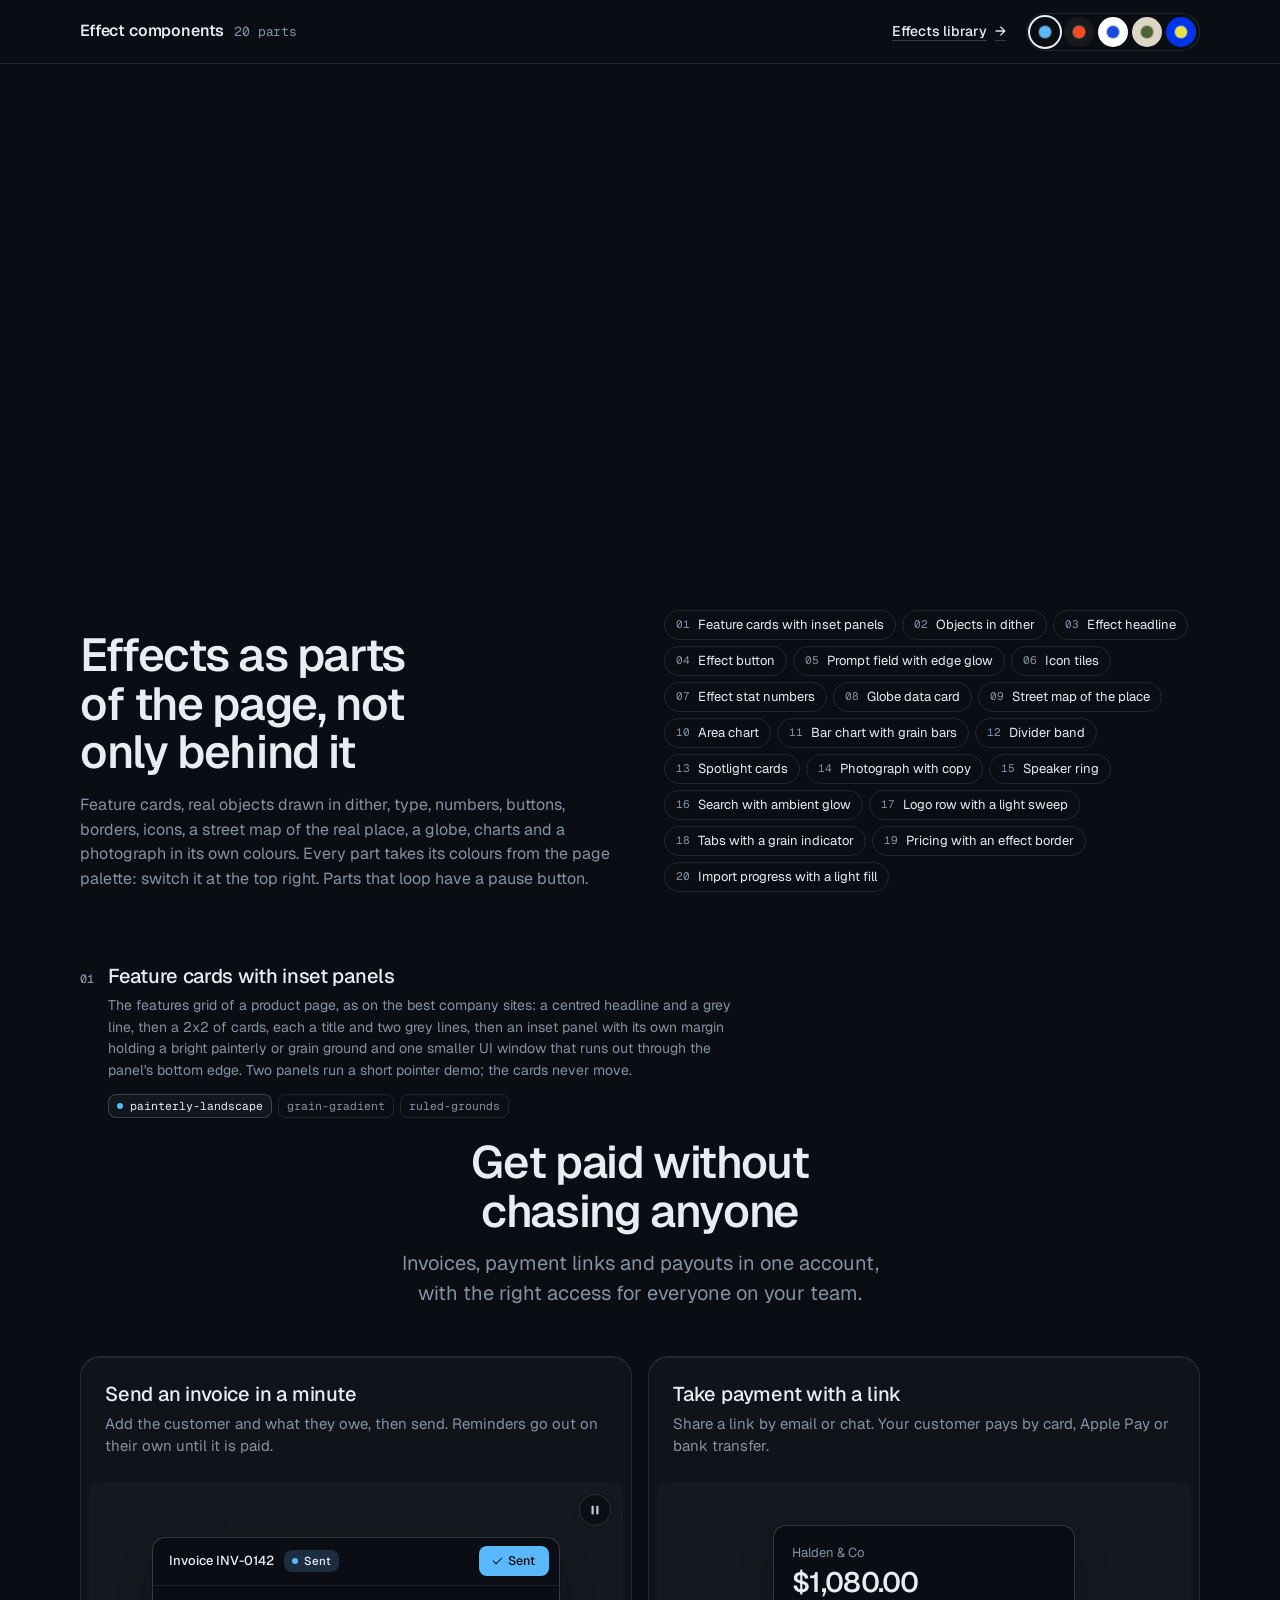
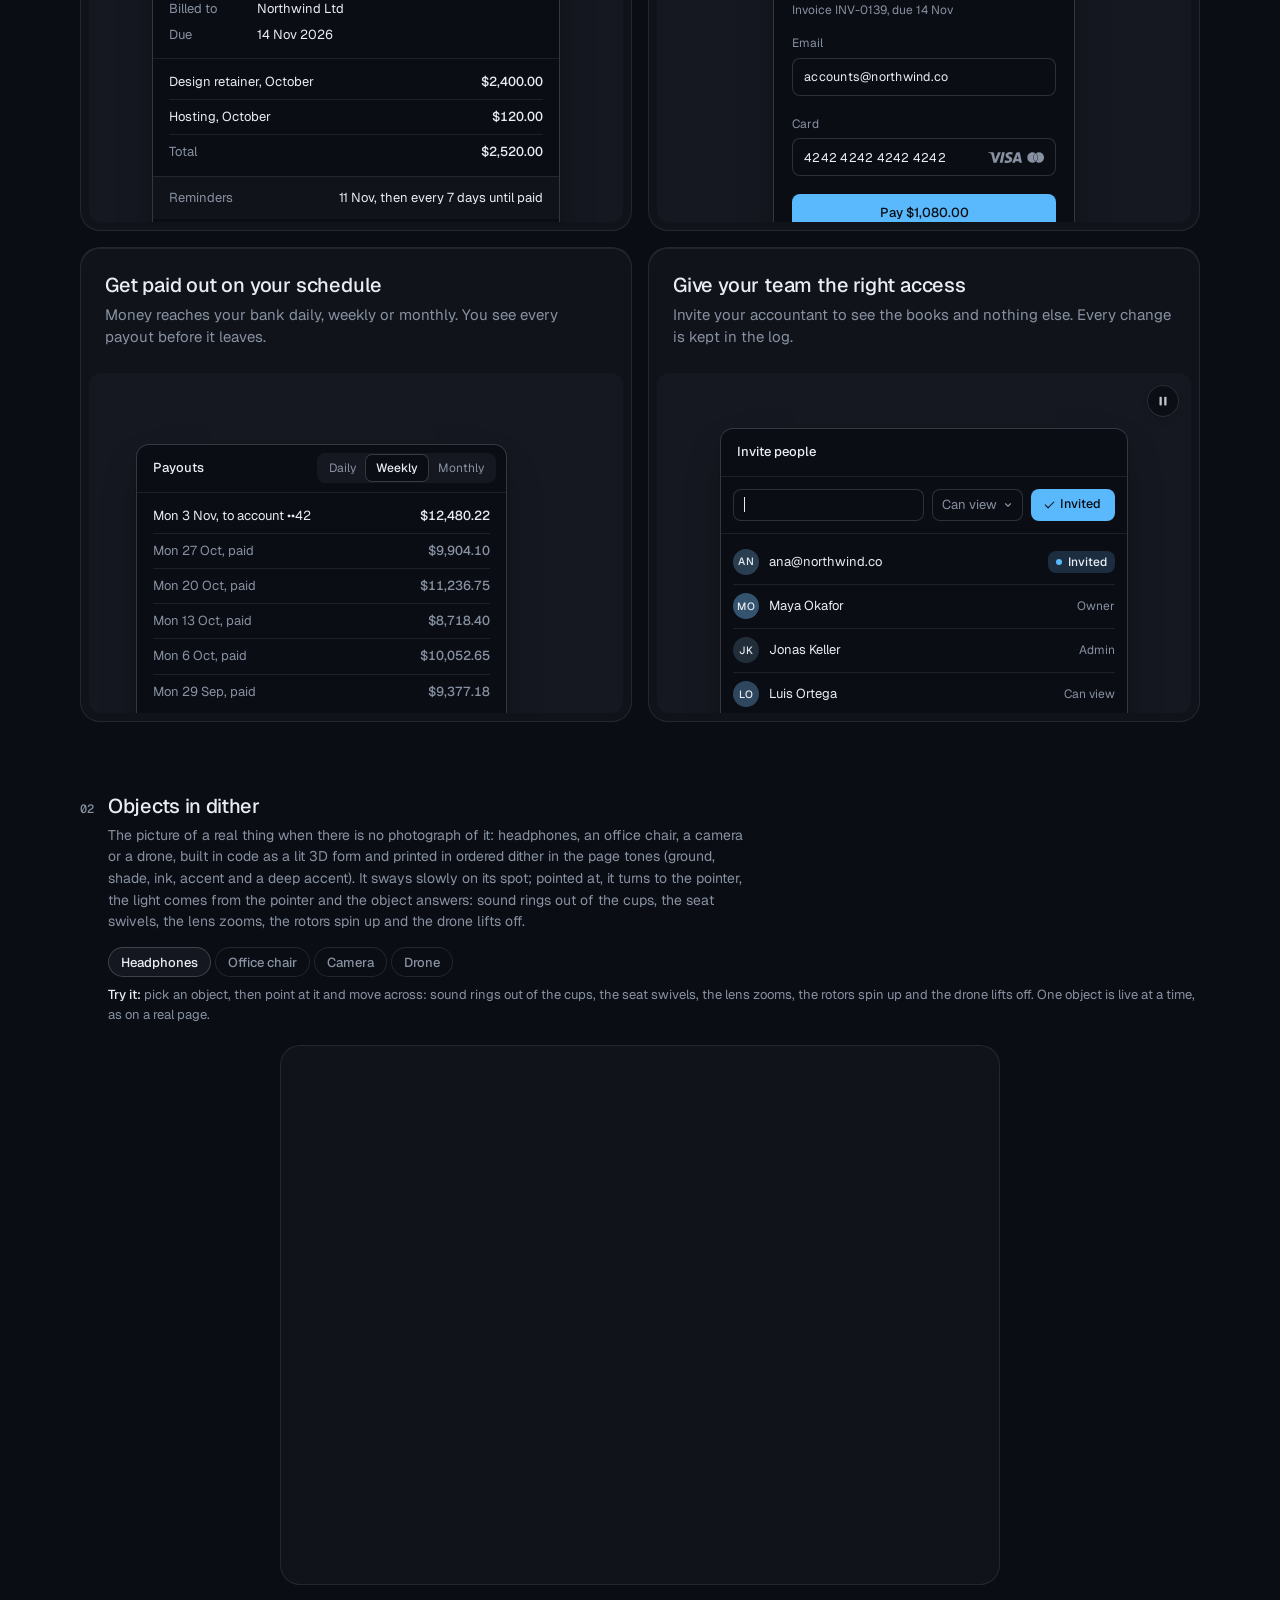
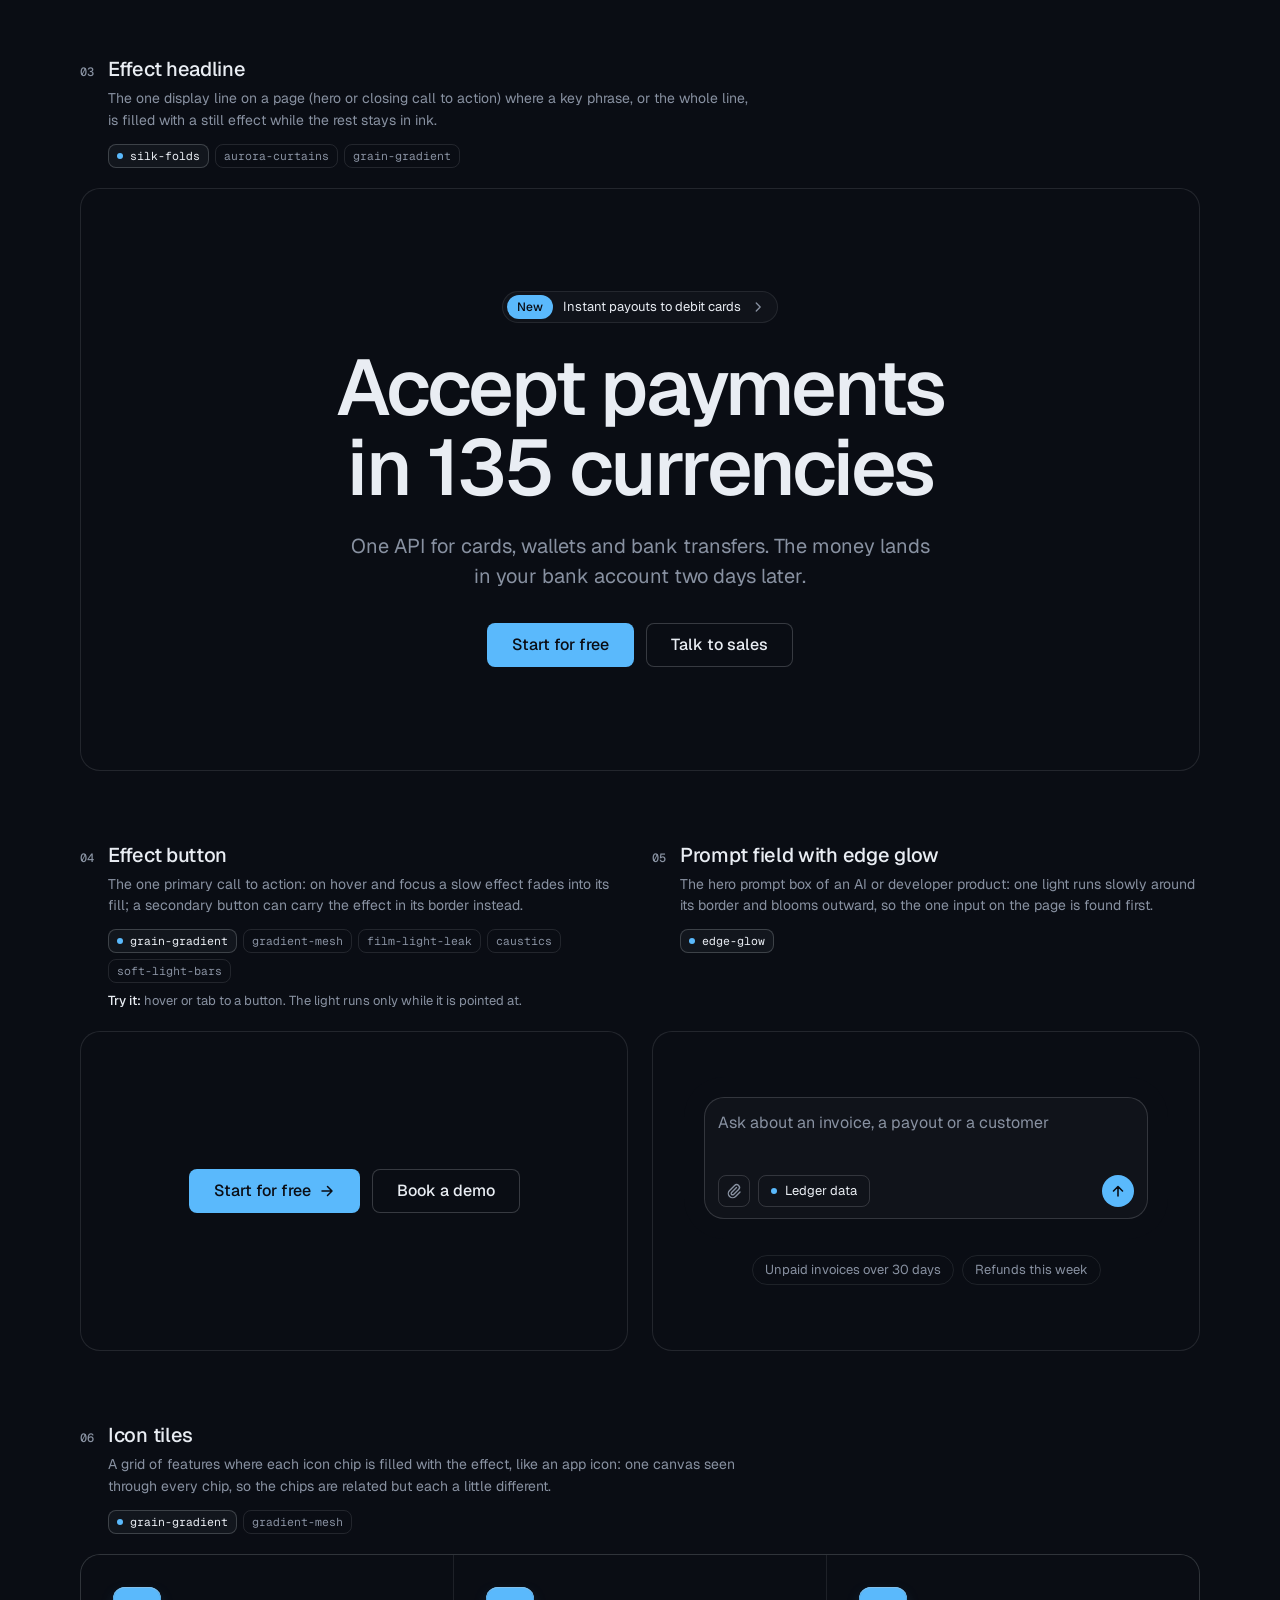
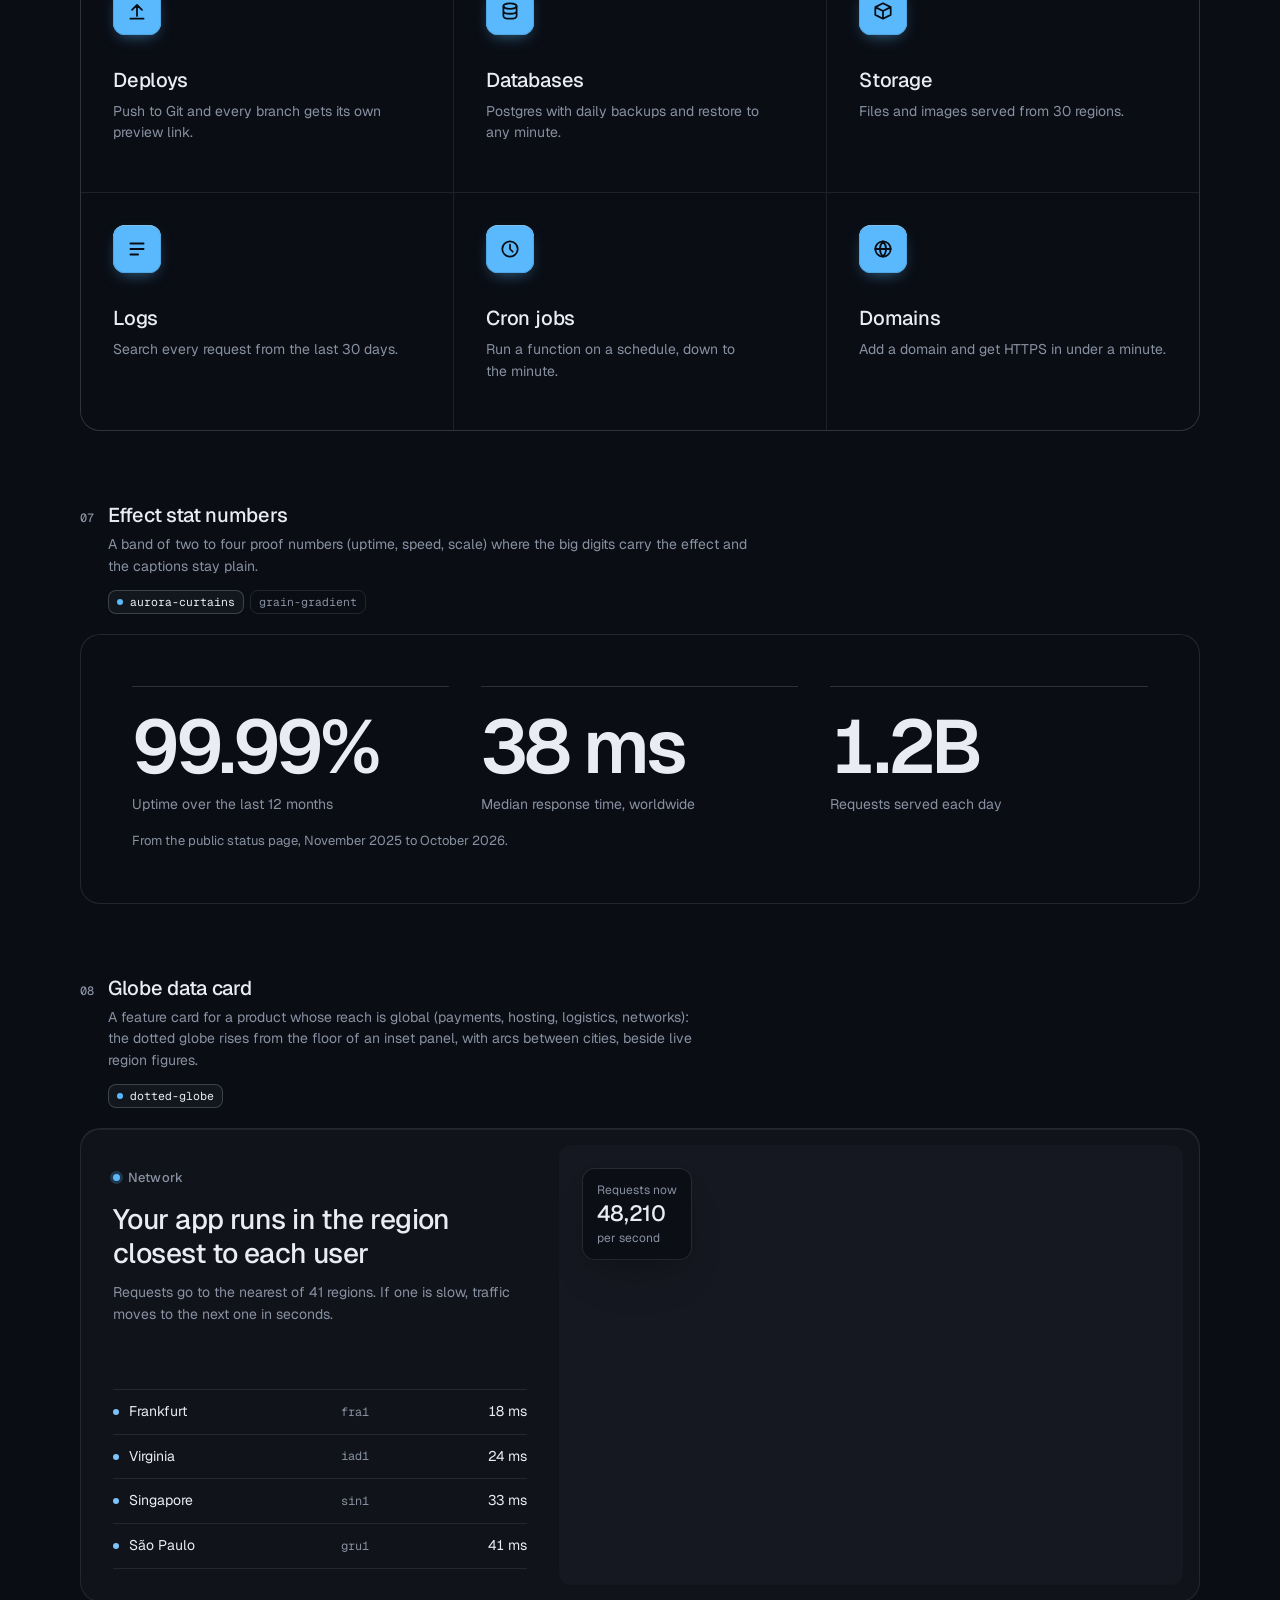
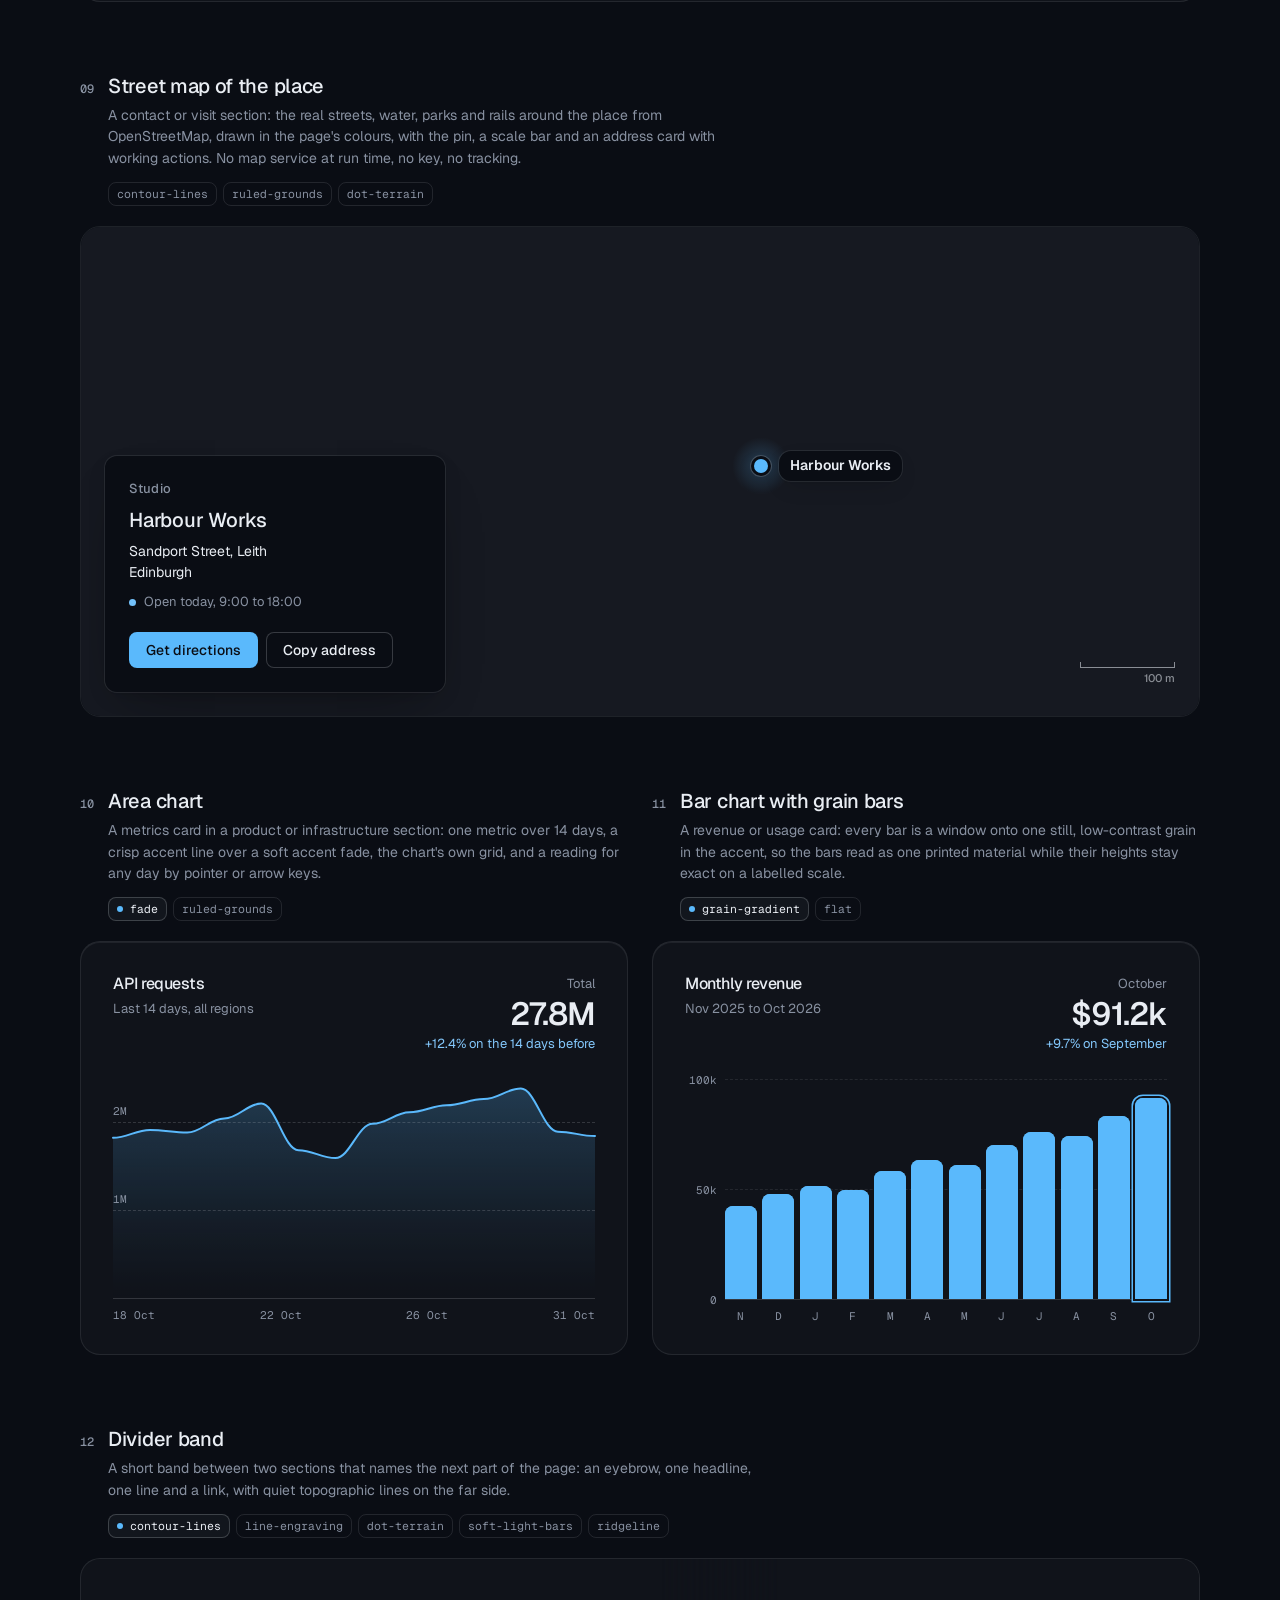
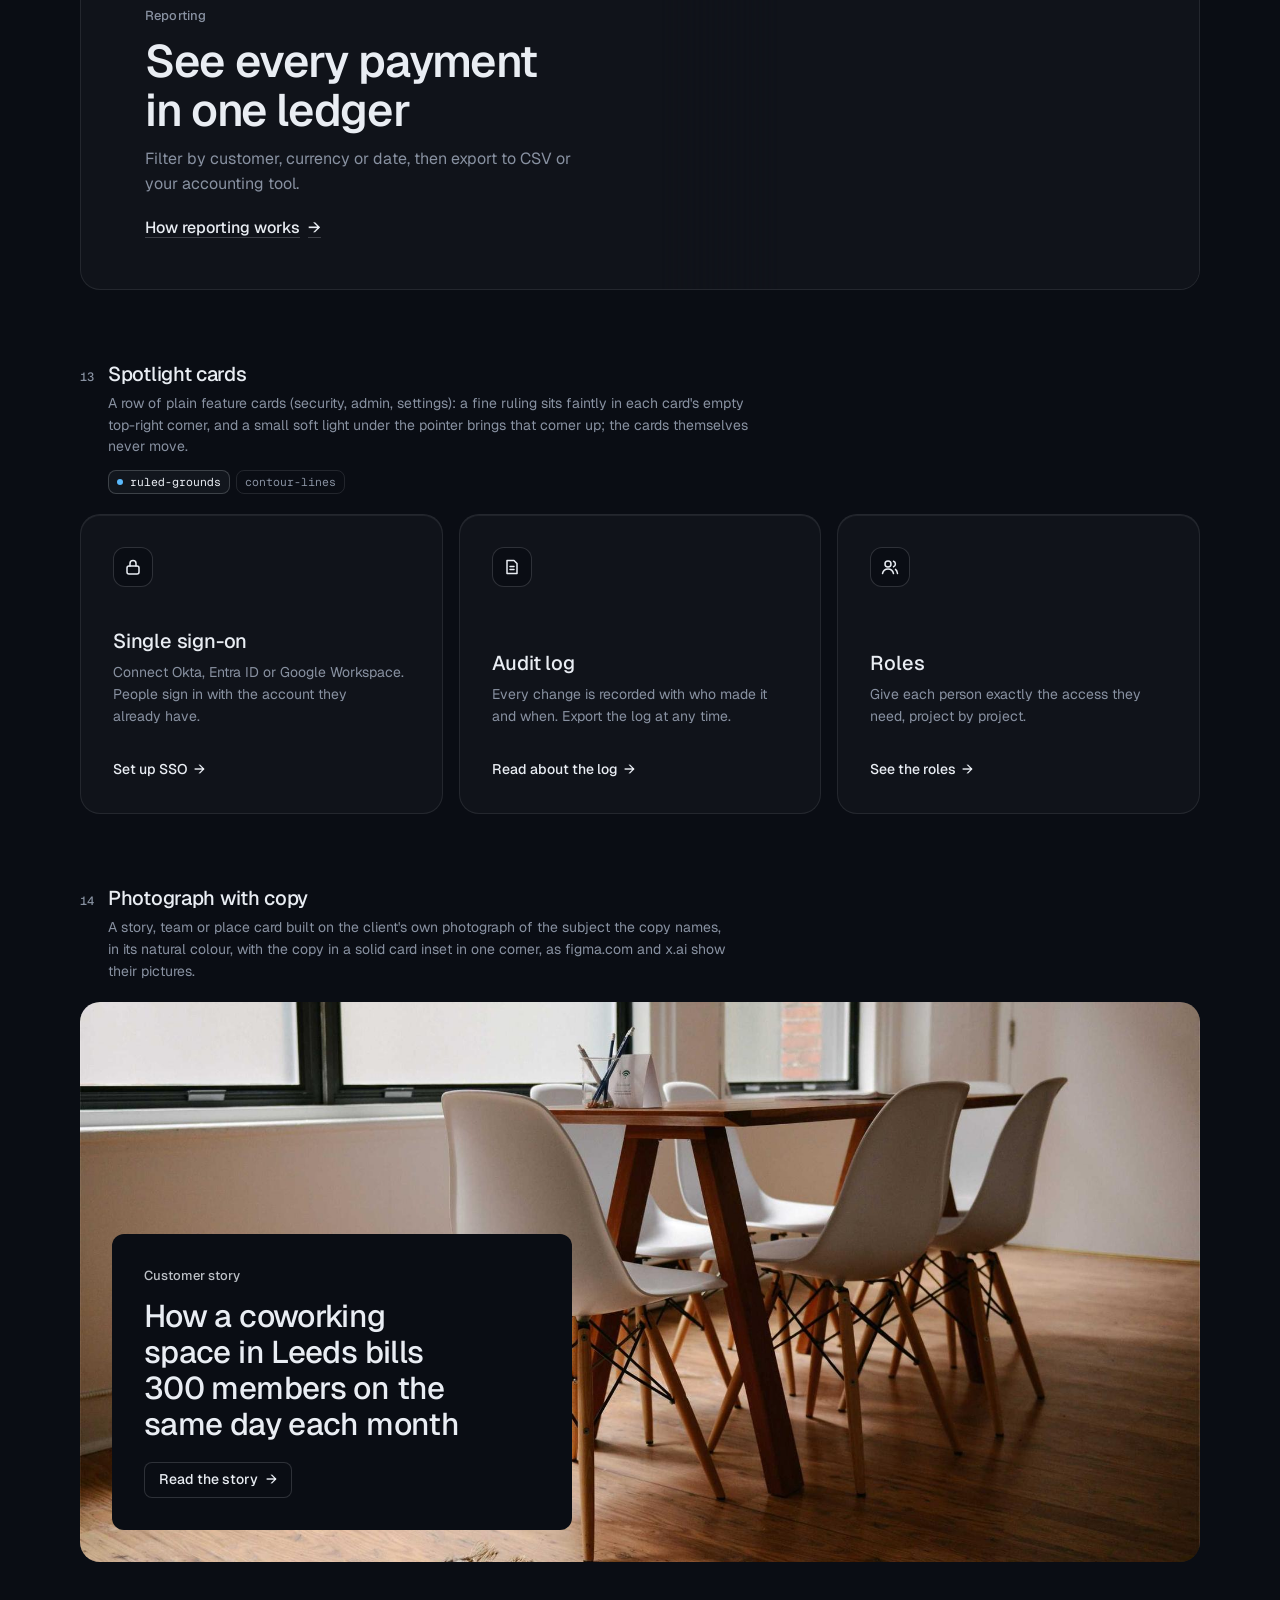
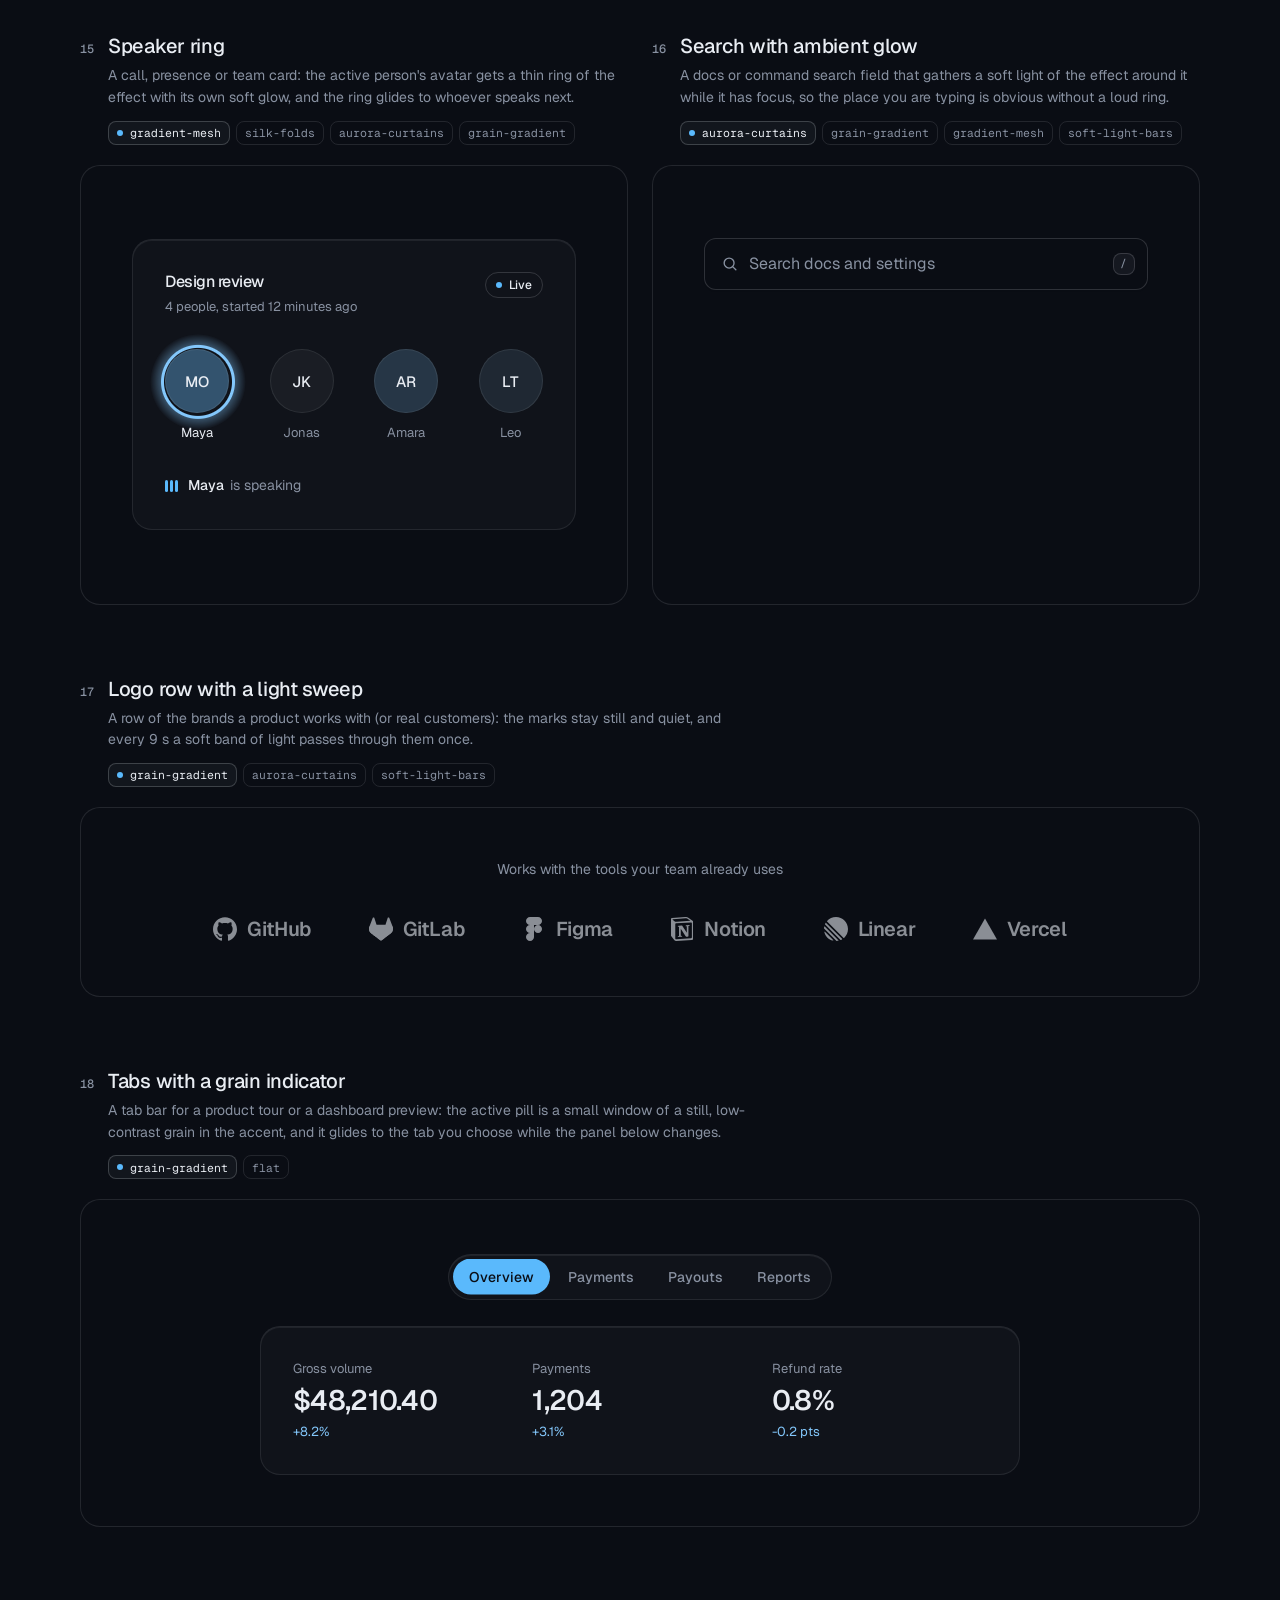
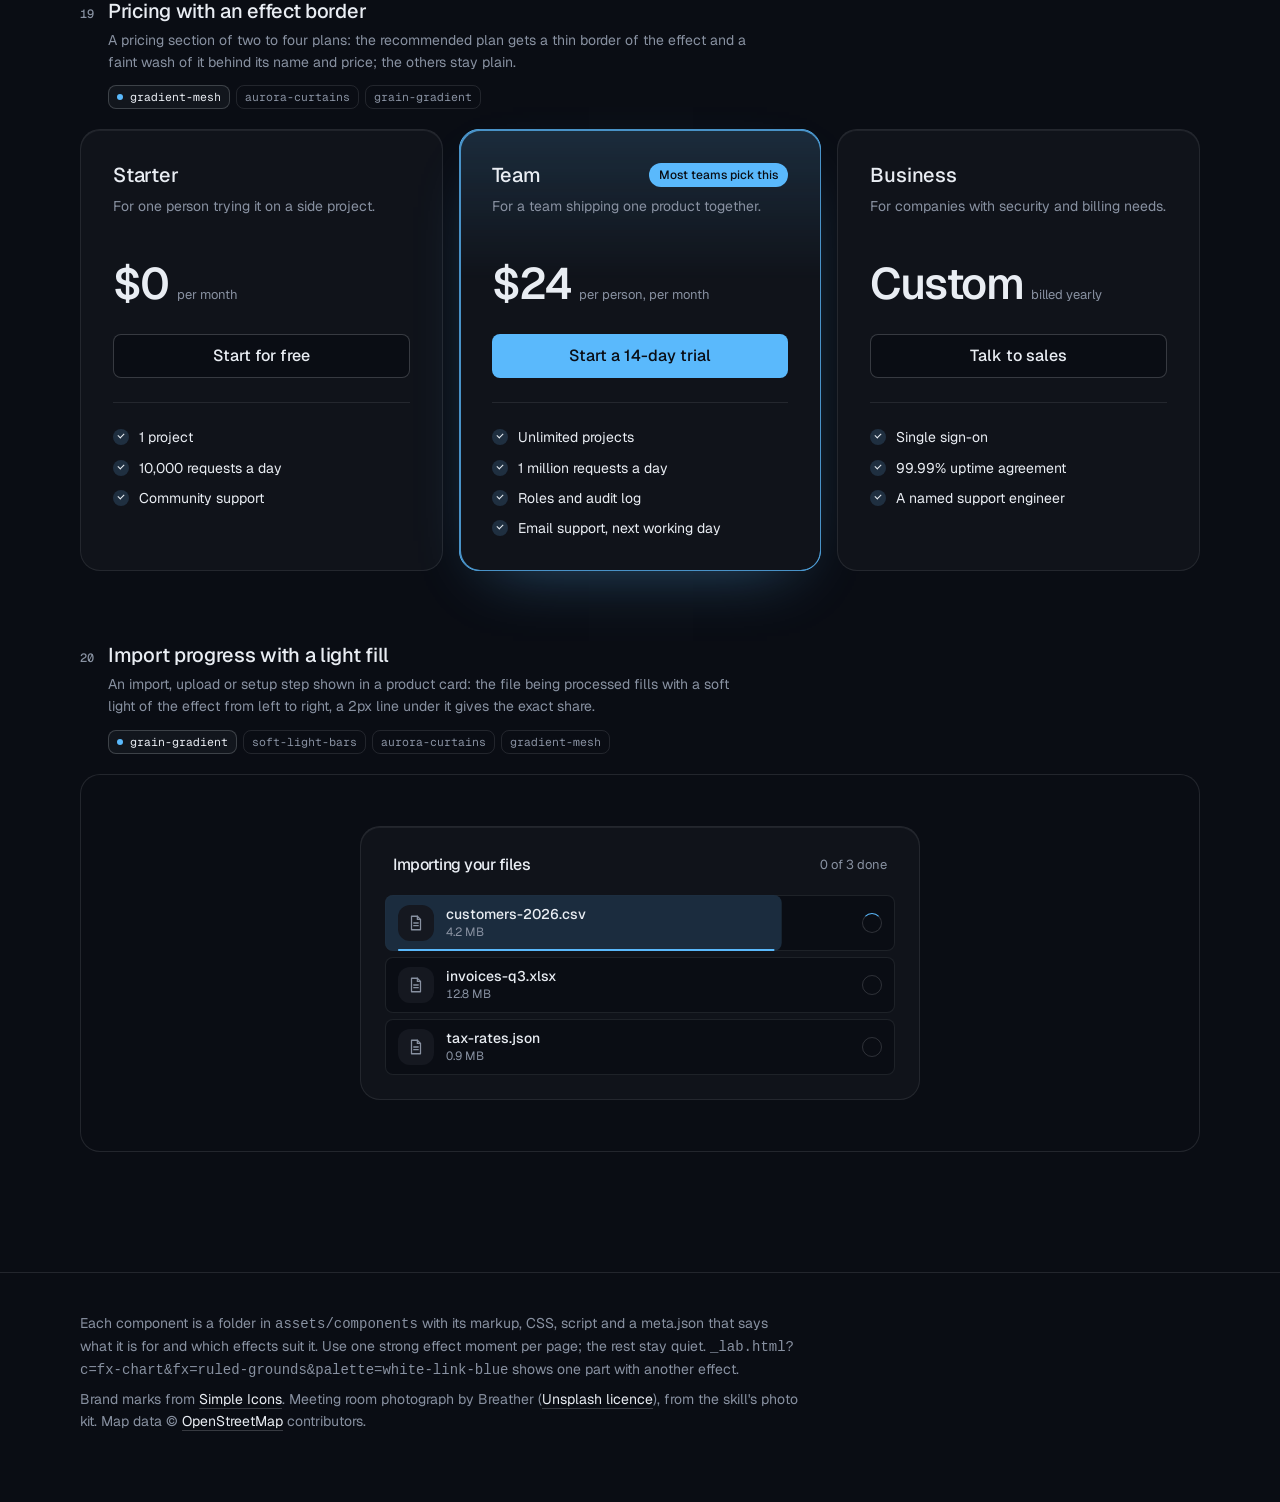
<file: zelvior-vibecoding-skill/subskills/zelvior-craft/assets/components/index.html>
<!doctype html>
<html lang="en" data-radius="soft">
<head>
<script>window.__tpGlMax = 16;   /* a gallery shows many live effects at once; a page of a site keeps the default 4 (fx.js) */</script>
<meta charset="utf-8">
<meta name="viewport" content="width=device-width, initial-scale=1">
<title>Effect components</title>
<link rel="preconnect" href="https://fonts.googleapis.com">
<link rel="preconnect" href="https://fonts.gstatic.com" crossorigin>
<link href="https://fonts.googleapis.com/css2?family=Geist:wght@100..900&family=Geist+Mono:wght@400..600&display=swap" rel="stylesheet">
<link rel="stylesheet" href="../system.css">
<link rel="stylesheet" href="./base.css">
<style>
  :root {
    --font-display: "Geist", system-ui, sans-serif;
    --font-text: "Geist", system-ui, sans-serif;
    --font-mono: "Geist Mono", ui-monospace, monospace;
    --display-weight: 560;
    --display-tracking: -0.03em;
    --container: 1200px;
  }
  body { min-height: 100vh; }
  .top {
    position: sticky; top: 0; z-index: 50; height: 64px; background: var(--bg);
    border-bottom: 1px solid var(--line);
  }
  .top .container { height: 100%; display: flex; align-items: center; justify-content: space-between; gap: 16px; }
  .brand { display: flex; align-items: center; gap: 10px; font-weight: 560; letter-spacing: -0.01em; }
  .brand small { font: 400 13px/1 var(--font-mono); color: var(--muted); }
  .top nav { display: flex; align-items: center; gap: 20px; }
  .top nav a.link { font-size: 14px; }
  .swatches { display: flex; gap: 4px; padding: 3px; border: 1px solid var(--line); border-radius: 999px; background: var(--bg); }
  .swatches button {
    width: 30px; height: 30px; border-radius: 999px; border: 0; padding: 0; cursor: pointer; position: relative;
    background: var(--sw-bg);
  }
  .swatches button::after {
    content: ""; position: absolute; inset: 9px; border-radius: 999px; background: var(--sw-accent);
    box-shadow: 0 0 0 1px color-mix(in oklab, var(--sw-ink) 25%, transparent);
  }
  .swatches button[aria-pressed="true"] { box-shadow: 0 0 0 2px var(--ink); }
  .swatches button:focus-visible { outline-offset: 3px; }

  .intro { padding-block: 64px 40px; display: grid; grid-template-columns: minmax(0, 6fr) minmax(0, 6fr); gap: 48px; align-items: end; }
  .intro h1 { font-size: clamp(34px, 2.2vw + 18px, 52px); line-height: 1.05; max-width: 15ch; }
  .intro p { margin-top: 16px; color: var(--muted); font-size: var(--t-body); line-height: 1.55; max-width: 52ch; }
  .index { display: flex; flex-wrap: wrap; gap: 6px; justify-content: flex-start; }
  @media (max-width: 1023px) { .intro { grid-template-columns: minmax(0, 1fr); gap: 28px; } }
  .index a {
    display: inline-flex; align-items: center; gap: 8px; height: 30px; padding: 0 11px; border-radius: 999px;
    border: 1px solid var(--line); font-size: 13px; color: var(--ink);
    transition: border-color var(--dur) var(--ease), background-color var(--dur) var(--ease);
  }
  .index a span { font-family: var(--font-mono); font-size: 11px; color: var(--muted); }
  .index a:hover { border-color: var(--line-strong); background: color-mix(in oklab, var(--ink) 4%, var(--bg)); }

  /* every part spans two rows of the list (its notes, its stage) as a subgrid, so the two parts of a
     half-width pair share one notes height and one stage height: their stages start and end level */
  .list { display: grid; grid-template-columns: repeat(2, minmax(0, 1fr)); column-gap: 24px; row-gap: 0; padding-bottom: 120px; }
  .sc { grid-column: 1 / -1; grid-row: span 2; display: grid; grid-template-rows: subgrid; row-gap: 20px; min-width: 0; scroll-margin-top: 88px; padding-top: 72px; }
  .sc:first-child { padding-top: 0; }
  .sc.is-half { grid-column: auto; }
  .sc.is-half .sc__stage:not(.is-center) { display: grid; }
  .sc__meta { display: grid; grid-template-columns: auto 1fr; column-gap: 14px; row-gap: 6px; align-items: baseline; align-content: start; }
  .sc__note { grid-column: 2; margin: 2px 0 0; font-size: 13px; color: var(--muted); }
  .sc__note::before { content: "Try it: "; color: var(--ink); font-weight: 500; }
  .sc__no { font: 500 12px/1 var(--font-mono); color: var(--muted); padding-top: 2px; }
  .sc__name { font: 500 20px/1.25 var(--font-text); letter-spacing: -0.015em; margin: 0; }
  .sc__for { grid-column: 2; color: var(--muted); font-size: 14px; line-height: 1.55; max-width: 72ch; margin: 0; }
  .sc__fx { grid-column: 2; display: flex; flex-wrap: wrap; gap: 6px; margin-top: 6px; }
  .sc__fx li {
    font: 400 11.5px/1 var(--font-mono); color: var(--muted); height: 24px; display: inline-flex; align-items: center;
    padding: 0 8px; border-radius: var(--r-sm); border: 1px solid var(--line);
  }
  .sc__fx li.is-on { color: var(--ink); border-color: var(--line-strong); background: color-mix(in oklab, var(--ink) 5%, var(--bg)); }
  .sc__fx li.is-on::before { content: ""; width: 6px; height: 6px; border-radius: 99px; background: var(--accent); margin-right: 7px; }
  .sc__stage {
    position: relative; min-width: 0; border: 1px solid var(--line); border-radius: var(--r-lg);
    padding: clamp(20px, 4vw, 56px); background: var(--bg);
  }
  .sc__stage.is-tall { padding-block: clamp(56px, 8vw, 120px); }
  .sc__stage.is-flush { padding: 0; border: 0; }
  .sc__stage.is-center { display: grid; place-items: center; min-height: 320px; }
  /* one object, at a size a page would give it */
  #fx-dither-object .sc__stage { display: grid; justify-items: center; }
  #fx-dither-object .cx-obj { width: min(100%, 720px); }
  .sc__pick { grid-column: 2; display: flex; flex-wrap: wrap; gap: 4px; margin-top: 8px; }
  .sc__pick button {
    height: 30px; padding: 0 12px; border-radius: 999px; border: 1px solid var(--line); background: var(--bg);
    font: 500 13px/1 var(--font-text); color: var(--muted); cursor: pointer;
  }
  .sc__pick button:hover { color: var(--ink); border-color: var(--line-strong); }
  .sc__pick button[aria-pressed="true"] { color: var(--ink); border-color: var(--line-strong); background: color-mix(in oklab, var(--ink) 6%, var(--bg)); }
  /* the search list opens below its field: leave it room inside the frame */
  #fx-search .sc__stage { min-height: 440px; place-items: start center; padding-top: 72px; }
  .sc__stage:empty::after { content: "Loading"; color: var(--muted); font-size: 13px; }

  .foot { border-top: 1px solid var(--line); padding: 40px 0 64px; color: var(--muted); font-size: 14px; }
  .foot p { max-width: 80ch; margin: 0 0 8px; }
  .foot a { color: var(--ink); text-decoration: underline; text-decoration-color: var(--line-strong); text-underline-offset: 4px; }

  @media (max-width: 899px) {
    .list { grid-template-columns: minmax(0, 1fr); }
    .sc.is-half { grid-column: 1 / -1; }
    .top nav a.link { display: none; }
  }
  @media (max-width: 639px) {
    .intro { padding-block: 48px 32px; }
    .sc { padding-top: 48px; }
    .sc__meta { grid-template-columns: 1fr; }
    .sc__no { display: none; }
    .sc__for, .sc__fx, .sc__note, .sc__pick { grid-column: 1; }
    .sc__stage.is-center { min-height: 240px; }
    .brand small { display: none; }
  }
</style>
</head>
<body>
<header class="top">
  <div class="container">
    <div class="brand">Effect components <small id="count"></small></div>
    <nav aria-label="Palette and links">
      <a class="link" href="../effects/gallery.html">Effects library</a>
      <div class="swatches" id="swatches" role="group" aria-label="Page palette"></div>
    </nav>
  </div>
</header>

<main>
  <section class="intro container">
    <div>
      <h1>Effects as parts of the page, not only behind it</h1>
      <p id="lede">Feature cards, real objects drawn in dither, type, numbers, buttons, borders, icons, a street map of the real place, a globe, charts and a photograph in its own colours. Every part takes its colours from the page palette: switch it at the top right. Parts that loop have a pause button.</p>
    </div>
    <nav class="index" id="index" aria-label="Components"></nav>
  </section>
  <div class="container list" id="list"></div>
</main>

<footer class="foot">
  <div class="container">
    <p>Each component is a folder in <code>assets/components</code> with its markup, CSS, script and a meta.json that says what it is for and which effects suit it. Use one strong effect moment per page; the rest stay quiet. <code>_lab.html?c=fx-chart&amp;fx=ruled-grounds&amp;palette=white-link-blue</code> shows one part with another effect.</p>
    <p>Brand marks from <a href="https://simpleicons.org/">Simple Icons</a>. Meeting room photograph by Breather (<a href="https://unsplash.com/photos/DEdM9Vs6s8w">Unsplash licence</a>), from the skill's photo kit. Map data © <a href="https://www.openstreetmap.org/copyright">OpenStreetMap</a> contributors.</p>
  </div>
</footer>

<script type="module">
  import fx from '../effects/fx.js';

  // component id, layout and stage style, in page order
  const COMPONENTS = [
    { id: 'fx-feature-card', stage: 'is-flush' },
    { id: 'fx-dither-object', stage: 'is-flush', note: 'pick an object, then point at it and move across: sound rings out of the cups, the seat swivels, the lens zooms, the rotors spin up and the drone lifts off. One object is live at a time, as on a real page.' },
    { id: 'fx-headline', stage: 'is-tall' },
    { id: 'fx-button', half: true, stage: 'is-center', note: 'hover or tab to a button. The light runs only while it is pointed at.' },
    { id: 'fx-prompt', half: true, stage: 'is-center' },
    { id: 'fx-icon-tiles', stage: 'is-flush' },
    { id: 'fx-stat' },
    { id: 'fx-globe', stage: 'is-flush' },
    { id: 'fx-map', stage: 'is-flush' },
    { id: 'fx-chart', half: true, stage: 'is-flush' },
    { id: 'fx-bars', half: true, stage: 'is-flush' },
    { id: 'fx-band', stage: 'is-flush' },
    { id: 'fx-spotlight', stage: 'is-flush' },
    { id: 'fx-photo', stage: 'is-flush' },
    { id: 'fx-avatar', half: true, stage: 'is-center' },
    { id: 'fx-search', half: true, stage: 'is-center' },
    { id: 'fx-logos' },
    { id: 'fx-tabs' },
    { id: 'fx-pricing', stage: 'is-flush' },
    { id: 'fx-progress', stage: 'is-center' },
  ];

  const PALETTES = [
    { id: 'blue-black-cornflower', name: 'Night, cornflower', bg: '#0a0d14', surface: '#131824', ink: '#e9edf3', muted: '#8891a1', accent: '#5ab9fc', accentInk: '#0a0d14' },
    { id: 'graphite-safety-orange', name: 'Graphite, orange', bg: '#18191b', surface: '#222427', ink: '#eff0f1', muted: '#9c9ea3', accent: '#ff4a1f', accentInk: '#18191b' },
    { id: 'white-link-blue', name: 'White, blue', bg: '#ffffff', surface: '#f4f4f4', ink: '#111111', muted: '#6b6b6b', accent: '#1a4be0', accentInk: '#ffffff' },
    { id: 'moss-sand', name: 'Sand, moss', bg: '#ddd6c6', surface: '#d2cab8', ink: '#2a2a26', muted: '#59574e', accent: '#4f6238', accentInk: '#ffffff' },
    { id: 'cobalt-field', name: 'Cobalt field', bg: '#0034eb', surface: '#002fd6', ink: '#ffffff', muted: '#dfe4f2', accent: '#e9e34a', accentInk: '#111111' },
  ];

  const q = new URLSearchParams(location.search);
  if (q.has('time')) fx.setClock(+q.get('time'));
  if (q.has('fallback')) fx.config.forceFallback = true;
  const only = q.get('only') ? q.get('only').split(',') : null;
  const list = document.getElementById('list');
  const index = document.getElementById('index');
  const swatches = document.getElementById('swatches');

  /*
    The budget: a laptop's integrated GPU shares its memory with everything else, so this page never
    holds more than 4 live WebGL contexts. A part is started when it comes near the viewport and
    destroyed when it leaves it; still parts draw once and free their context; fx.js frees any idle
    off-screen context past 4. liveGL() counts the contexts that are open right now.
  */
  fx.config.maxLive = 4;
  const contexts = new Set();
  let peakGL = 0;
  const getContext = HTMLCanvasElement.prototype.getContext;
  HTMLCanvasElement.prototype.getContext = function (type, ...rest) {
    const c = getContext.call(this, type, ...rest);
    if (c && /webgl/i.test(type) && !contexts.has(c)) { contexts.add(c); peakGL = Math.max(peakGL, liveGL()); }
    return c;
  };
  function liveGL() {
    for (const c of contexts) if (c.isContextLost()) contexts.delete(c);
    return contexts.size;
  }

  // the dither object: one live at a time, switched here (a real page shows one object)
  const OBJECTS = {
    headphones: ['Headphones', 'Over-ear, wireless'],
    chair: ['Office chair', 'Swivel seat on five castors'],
    camera: ['Camera', 'Mirrorless, with a zoom lens'],
    drone: ['Drone', 'Four rotors and a camera'],
  };
  let object = OBJECTS[q.get('object')] ? q.get('object') : 'headphones';
  // print (ordered dither, the default) or studio (a smooth shaded render: no picker until it is anti-aliased; ?render=studio)
  let render = q.get('render') === 'studio' ? 'studio' : 'print';

  function applyPalette(p) {
    const c = fx.color;
    const action = c.contrast(p.accent, p.bg) >= 2.2 ? p.accent : p.ink;
    const actionInk = action === p.accent ? p.accentInk : p.bg;
    const s = document.documentElement.style;
    const set = (k, v) => s.setProperty(k, v);
    set('--p-bg', p.bg); set('--p-surface', p.surface); set('--p-ink', p.ink); set('--p-muted', p.muted);
    set('--p-accent', p.accent); set('--p-accent-ink', p.accentInk); set('--p-action', action); set('--p-action-ink', actionInk);
    document.documentElement.style.colorScheme = c.isDark(p.bg) ? 'dark' : 'light';
    for (const b of swatches.children) b.setAttribute('aria-pressed', String(b.dataset.id === p.id));
  }

  async function load(entry) {
    const base = `./${entry.id}/`;
    const [meta, html, mod] = await Promise.all([
      fetch(base + 'meta.json').then(r => (r.ok ? r.json() : null)),
      fetch(base + 'component.html').then(r => (r.ok ? r.text() : null)),
      import(base + 'component.js').catch(err => { console.warn(entry.id, err); return null; }),
    ]).catch(() => [null, null, null]);
    if (!meta || !html || !mod) return null;
    const link = document.createElement('link');
    link.rel = 'stylesheet';
    link.href = base + 'component.css';
    document.head.append(link);
    await new Promise(r => { link.onload = link.onerror = r; });
    return { ...entry, meta, html, mod };
  }

  function section(e, n) {
    const s = document.createElement('section');
    s.className = 'sc' + (e.half ? ' is-half' : '');
    s.id = e.id;
    const fxList = (e.meta.effects || []).map(id => `<li class="${id === e.meta.default ? 'is-on' : ''}">${id}</li>`).join('');
    const pick = e.id === 'fx-dither-object'
      ? `<div class="sc__pick" role="group" aria-label="Object">${Object.keys(OBJECTS).map(k => `<button type="button" data-object="${k}" aria-pressed="${k === object}">${OBJECTS[k][0]}</button>`).join('')}</div>`
      : '';
    s.innerHTML = `
      <div class="sc__meta">
        <span class="sc__no">${String(n).padStart(2, '0')}</span>
        <h2 class="sc__name">${e.meta.name}</h2>
        <p class="sc__for">${e.meta.for}</p>
        ${fxList ? `<ul class="sc__fx" aria-label="Effects that suit it">${fxList}</ul>` : ''}
        ${pick}
        ${e.note ? `<p class="sc__note">${e.note}</p>` : ''}
      </div>
      <div class="sc__stage ${e.stage || ''}"></div>`;
    return s;
  }

  // the markup is placed at once (the page keeps its full height); the scripts run only near the viewport
  function markup(e) {
    const stage = e.section.querySelector('.sc__stage');
    stage.innerHTML = e.html;
    if (e.id === 'fx-dither-object') {
      const fig = stage.querySelector('.cx-obj');
      fig.dataset.cxObject = object;
      if (render === 'studio') fig.dataset.cxRender = 'studio'; else delete fig.dataset.cxRender;
      fig.querySelector('.cx-obj__stage').removeAttribute('aria-label');
    }
    return stage;
  }
  function start(e) {
    if (e.ctrl) return;
    const stage = markup(e);
    try { e.ctrl = e.mod.default(stage.firstElementChild || stage) || { destroy() {} }; } catch (err) { console.error(e.id, err); e.ctrl = { destroy() {} }; }
  }
  function stop(e) {
    if (!e.ctrl) return;
    try { e.ctrl.destroy?.(); } catch (err) { console.warn(e.id, err); }
    fx.unmountAll(e.section);
    e.ctrl = null;
  }

  function setPalette(p, entries) {
    entries.forEach(stop);
    applyPalette(p);
    try { localStorage.setItem('cx-palette', p.id); } catch (_) {}
    requestAnimationFrame(() => entries.forEach(e => (e.near ? start(e) : markup(e))));
  }

  let saved = null;
  try { saved = localStorage.getItem('cx-palette'); } catch (_) {}
  const first = PALETTES.find(p => p.id === q.get('palette')) || PALETTES.find(p => p.id === saved) || PALETTES[0];
  for (const p of PALETTES) {
    const b = document.createElement('button');
    b.type = 'button';
    b.dataset.id = p.id;
    b.title = p.name;
    b.setAttribute('aria-label', p.name);
    b.style.setProperty('--sw-bg', p.bg);
    b.style.setProperty('--sw-accent', p.accent);
    b.style.setProperty('--sw-ink', p.ink);
    swatches.append(b);
  }
  applyPalette(first);

  const wanted = COMPONENTS.filter(c => !only || only.includes(c.id));
  const entries = (await Promise.all(wanted.map(load))).filter(Boolean);
  document.getElementById('count').textContent = `${entries.length} parts`;
  entries.forEach((e, i) => {
    e.section = section(e, i + 1);
    list.append(e.section);
    markup(e);
    const a = document.createElement('a');
    a.href = '#' + e.id;
    a.innerHTML = `<span>${String(i + 1).padStart(2, '0')}</span>${e.meta.name}`;
    index.append(a);
  });
  await document.fonts.ready;
  const near = new IntersectionObserver(seen => {
    for (const en of seen) {
      const e = entries.find(x => x.section === en.target);
      if (!e) continue;
      e.near = en.isIntersecting;
      if (e.near) start(e); else stop(e);
    }
  }, { rootMargin: '10% 0px' });
  entries.forEach(e => near.observe(e.section));
  setTimeout(() => { document.documentElement.dataset.ready = '1'; }, 1500);

  swatches.addEventListener('click', ev => {
    const b = ev.target.closest('button');
    if (!b) return;
    const p = PALETTES.find(x => x.id === b.dataset.id);
    if (p) setPalette(p, entries);
  });
  list.addEventListener('click', ev => {
    const b = ev.target.closest('[data-object], [data-render]');
    if (!b || !(OBJECTS[b.dataset.object] || b.dataset.render)) return;
    if (b.dataset.render) render = b.dataset.render; else object = b.dataset.object;
    b.parentElement.querySelectorAll('button').forEach(x => x.setAttribute('aria-pressed', String(x === b)));
    const e = entries.find(x => x.id === 'fx-dither-object');
    stop(e);
    if (e.near) start(e); else markup(e);
  });
  window.__cx = {
    entries,
    setPalette: id => setPalette(PALETTES.find(p => p.id === id), entries),
    setObject: k => list.querySelector(`[data-object="${k}"]`)?.click(),
    gl: () => ({ live: liveGL(), peak: peakGL, started: entries.filter(e => e.ctrl).map(e => e.id) }),
  };
</script>

</body>
</html>
</file>
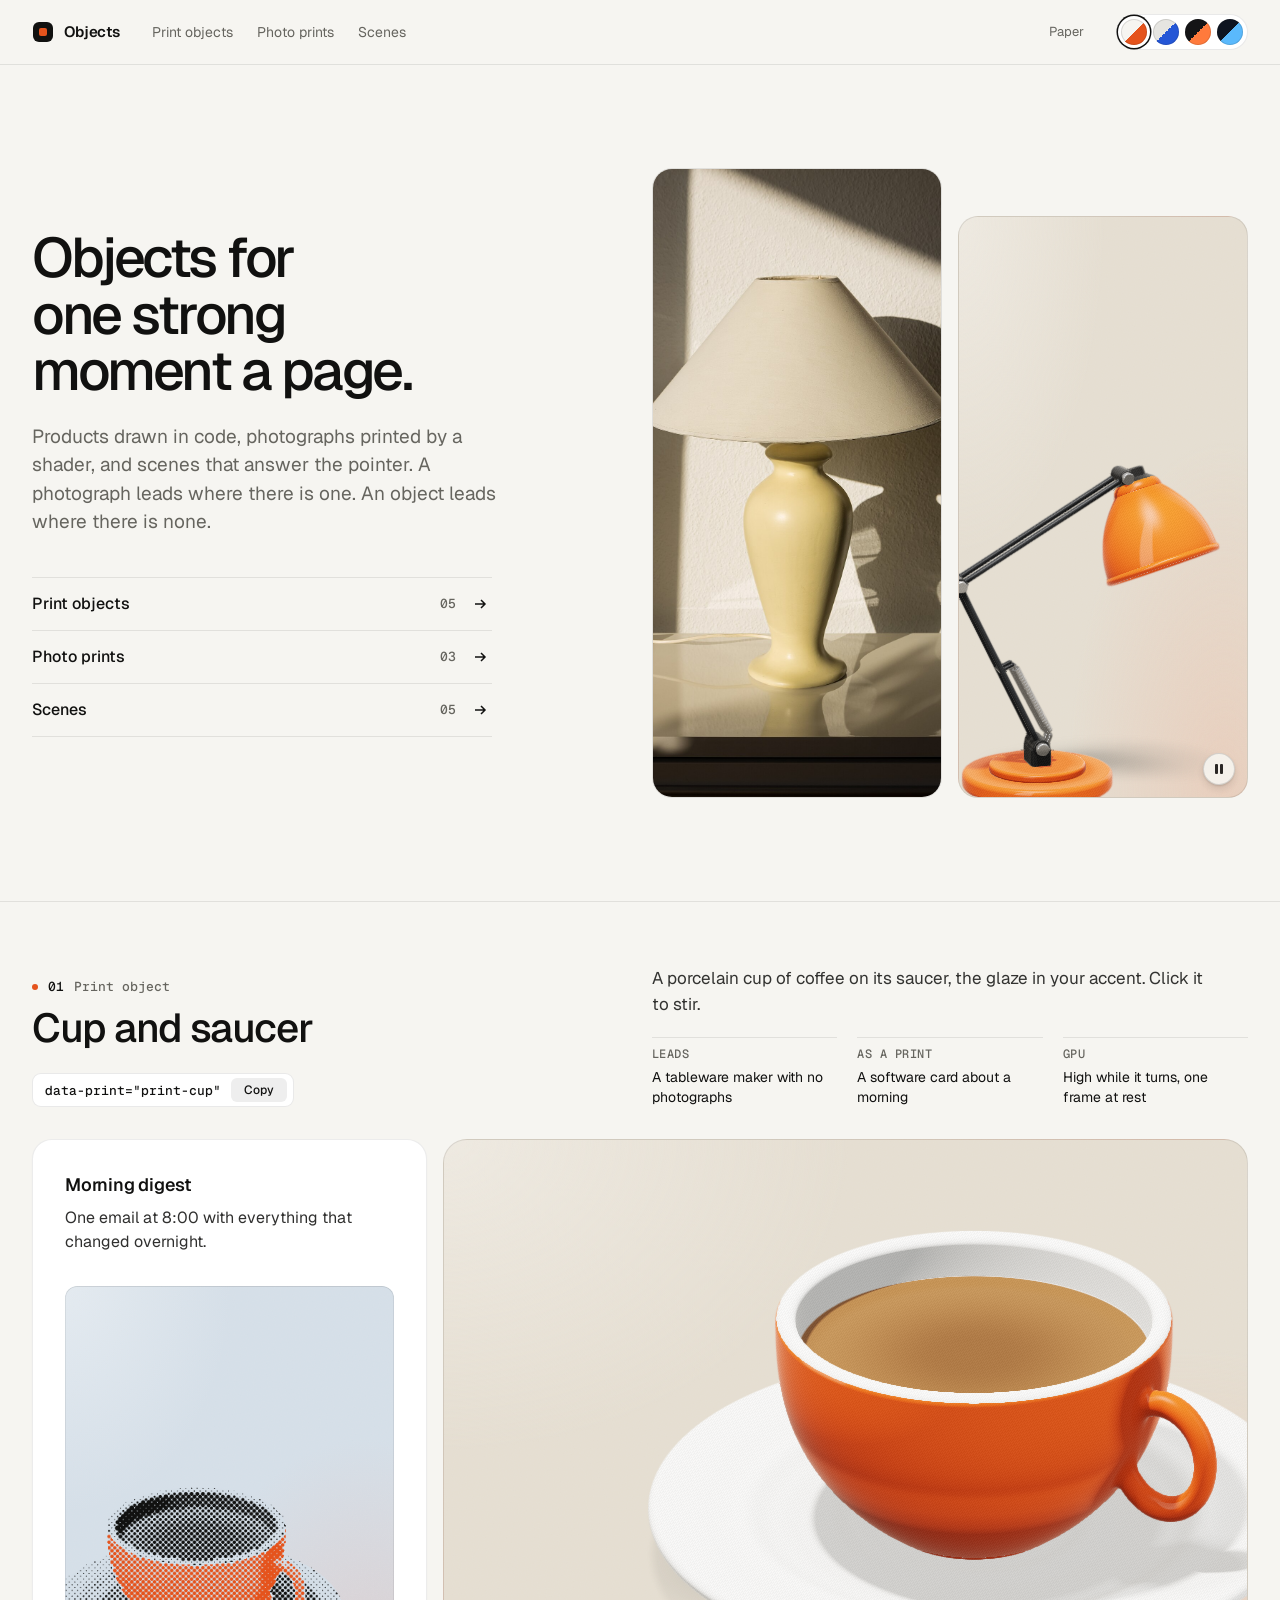
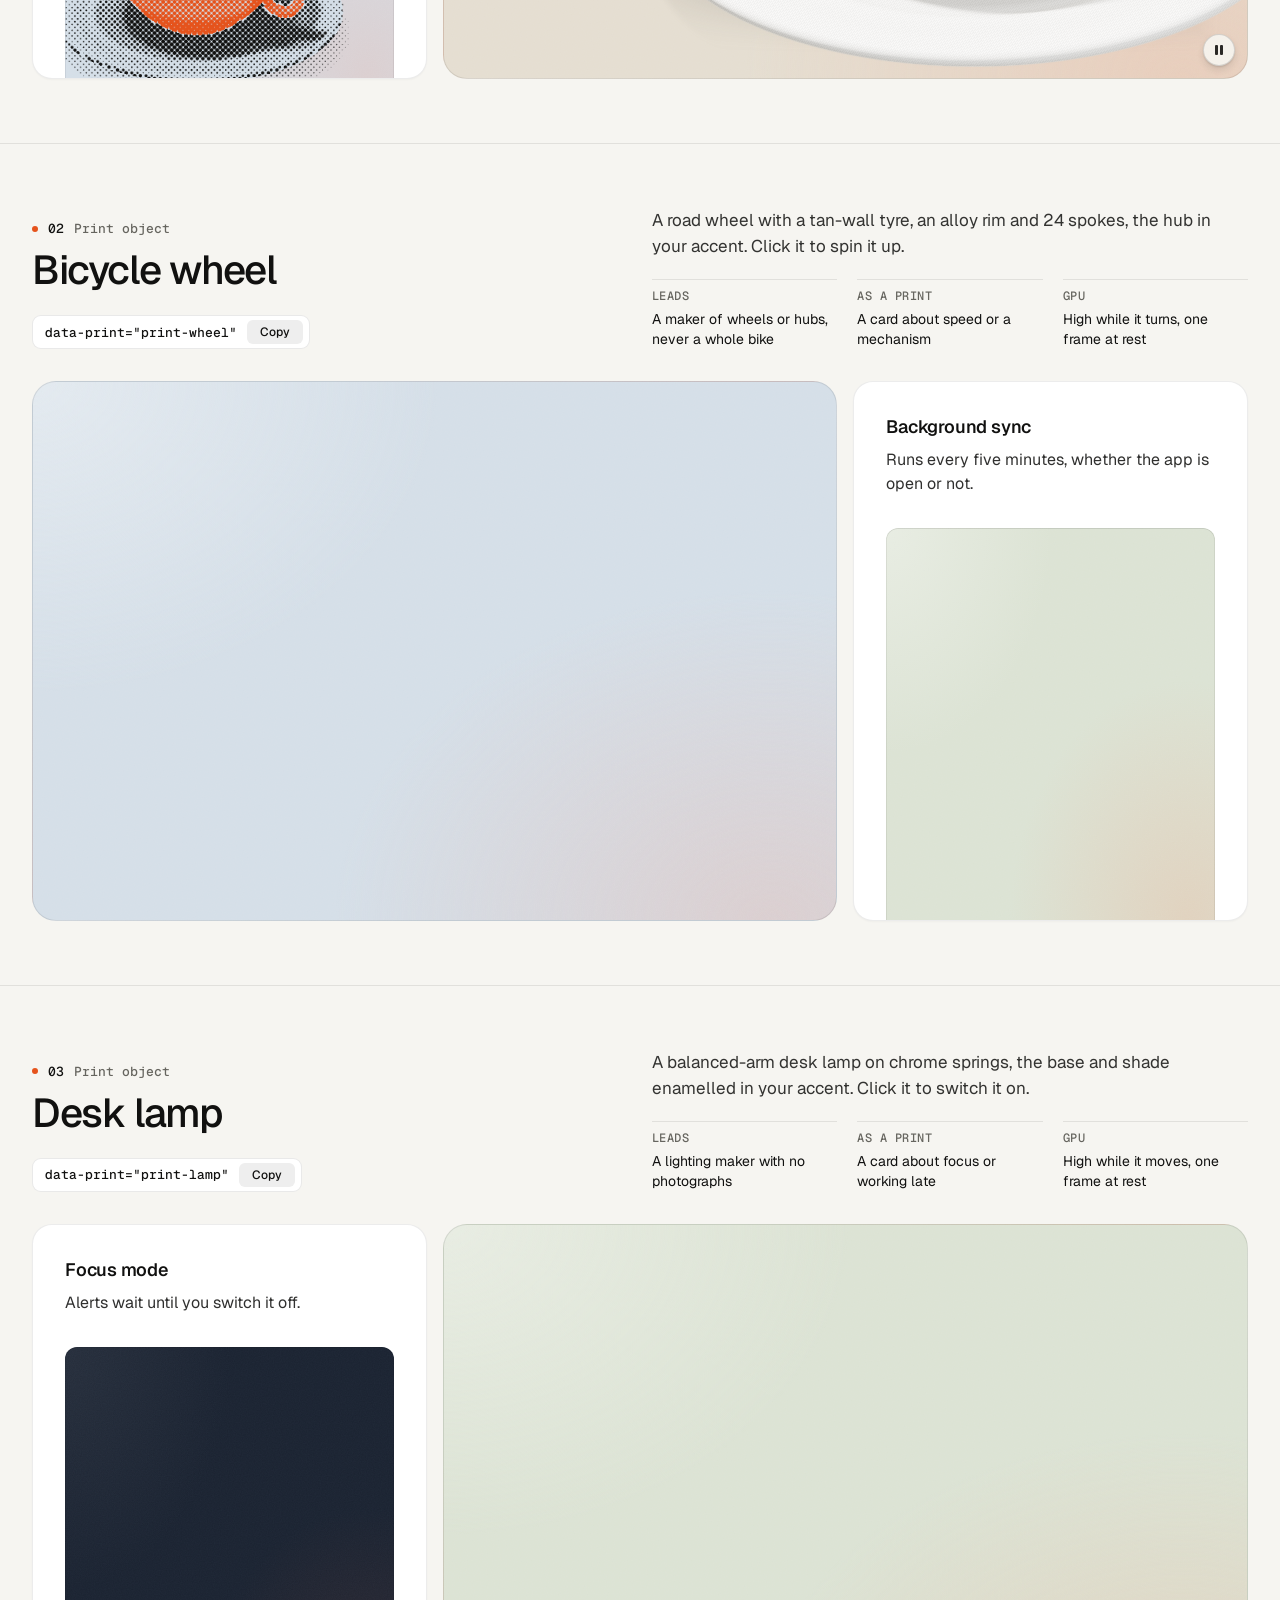
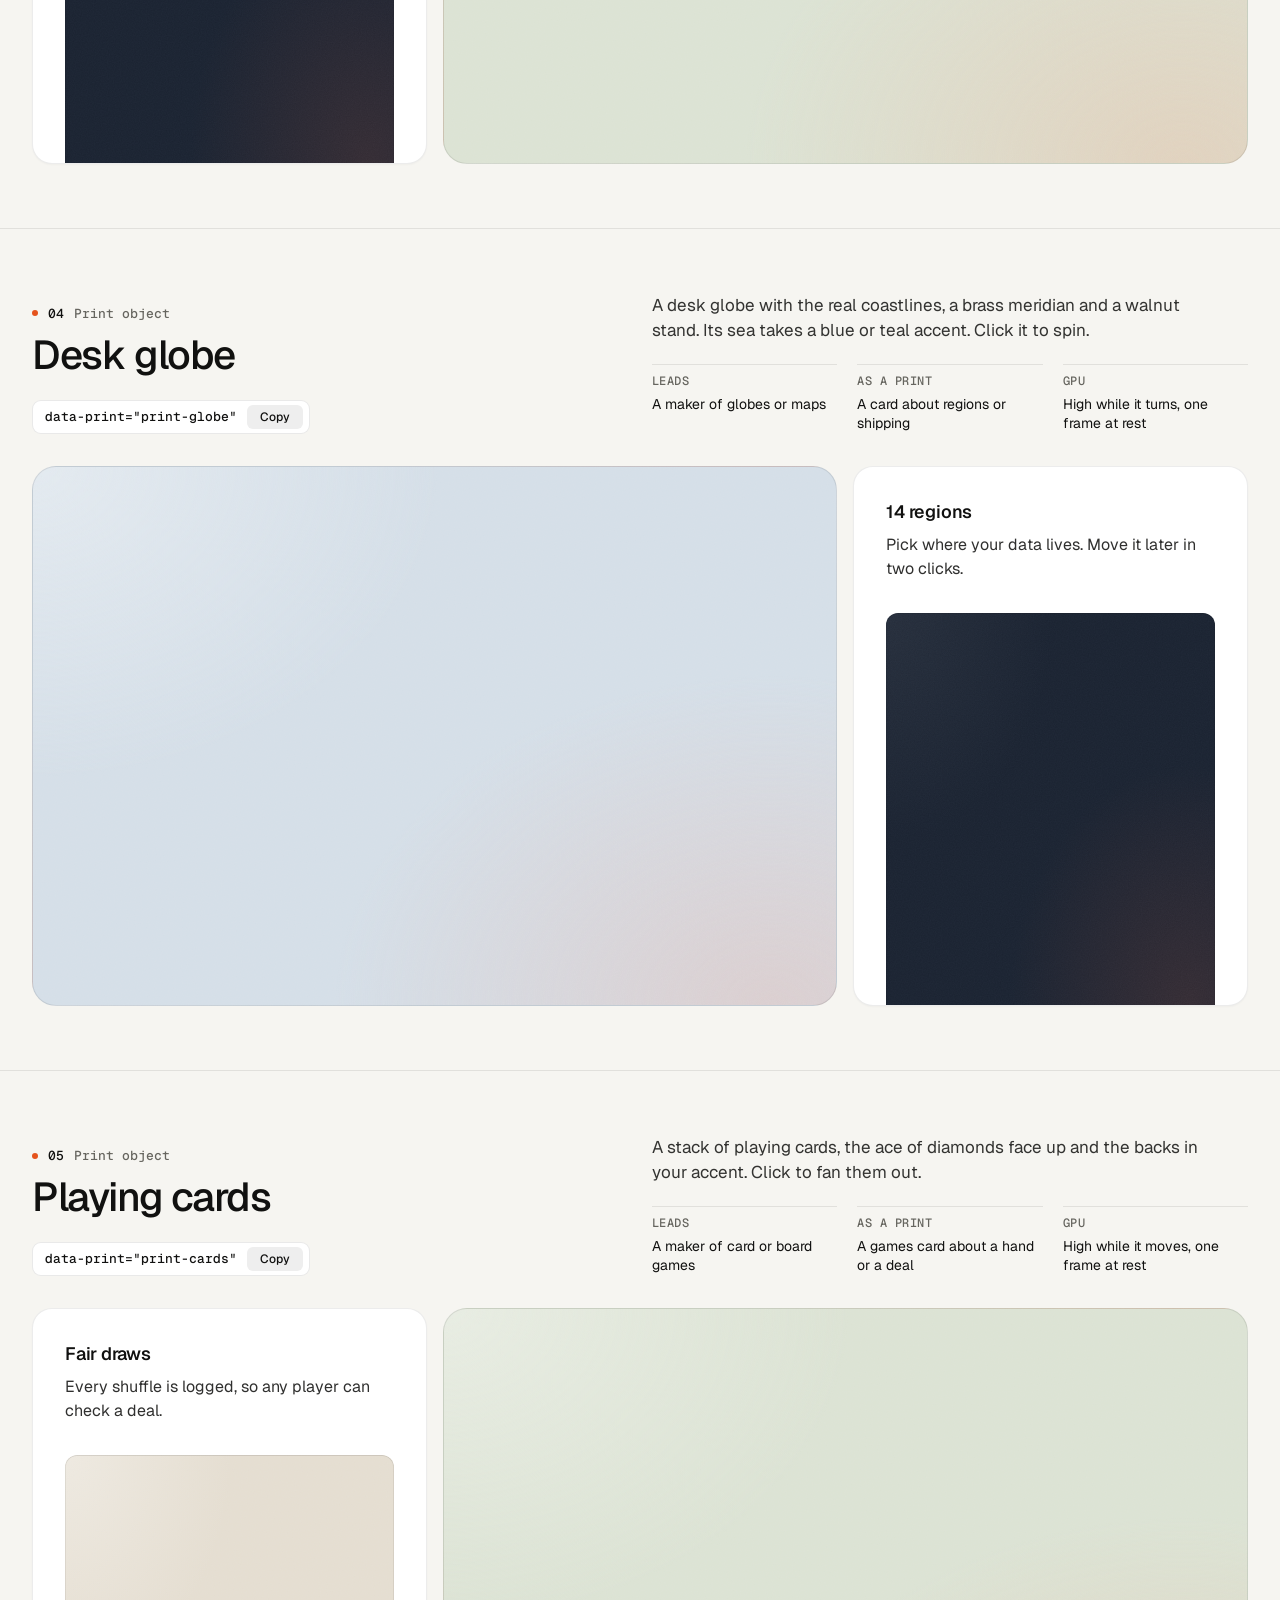
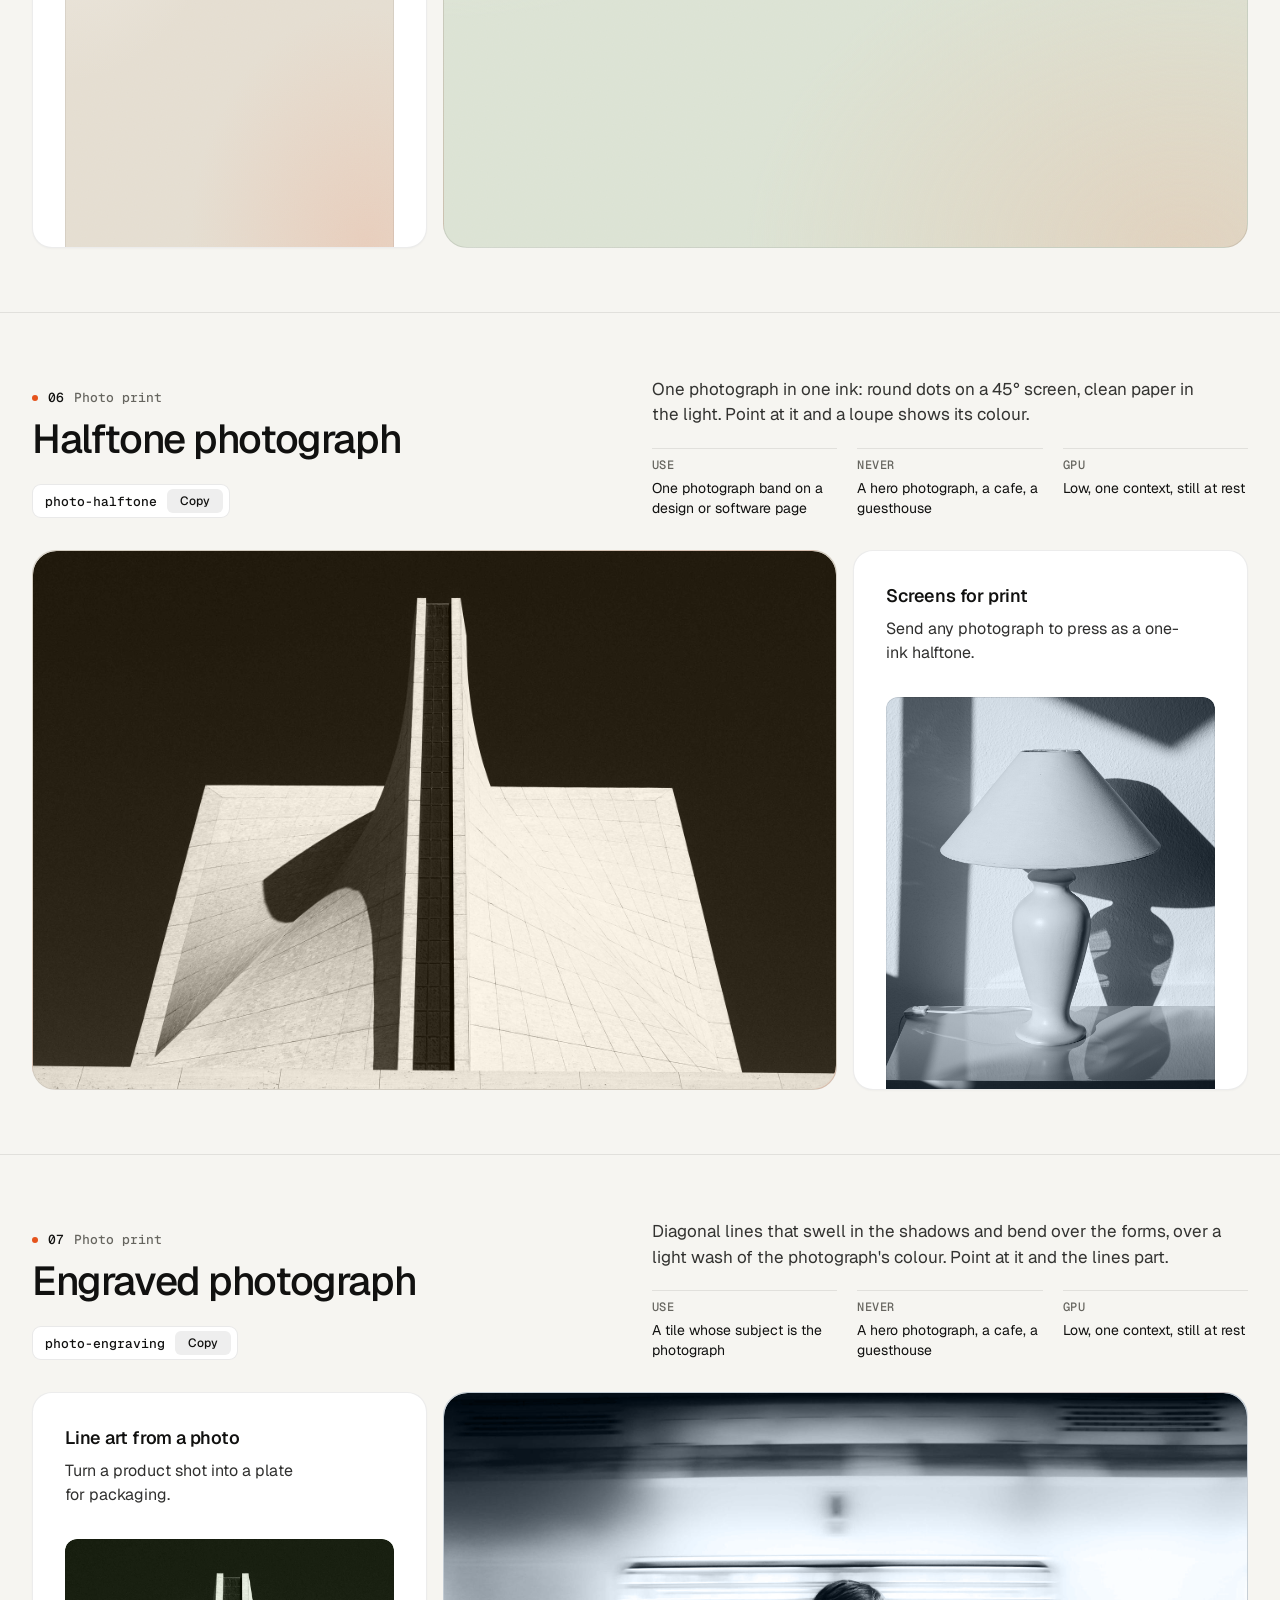
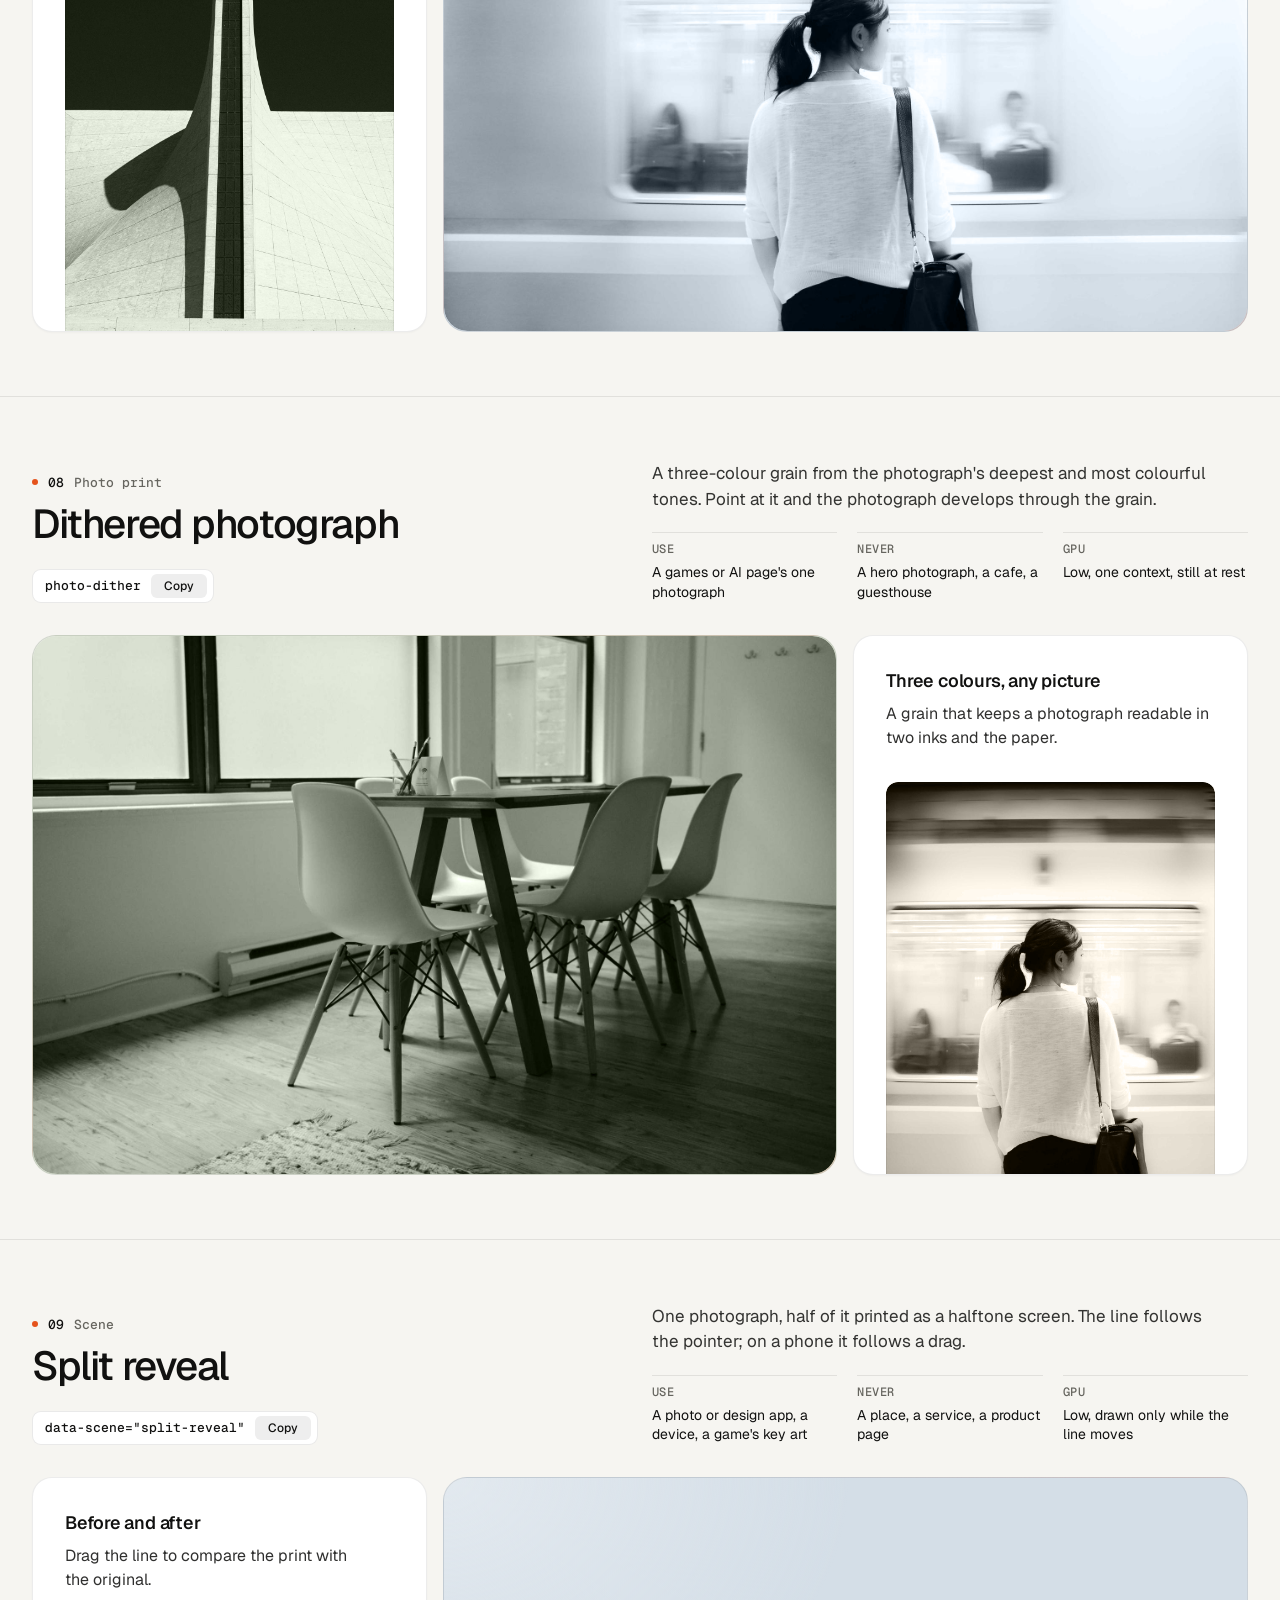
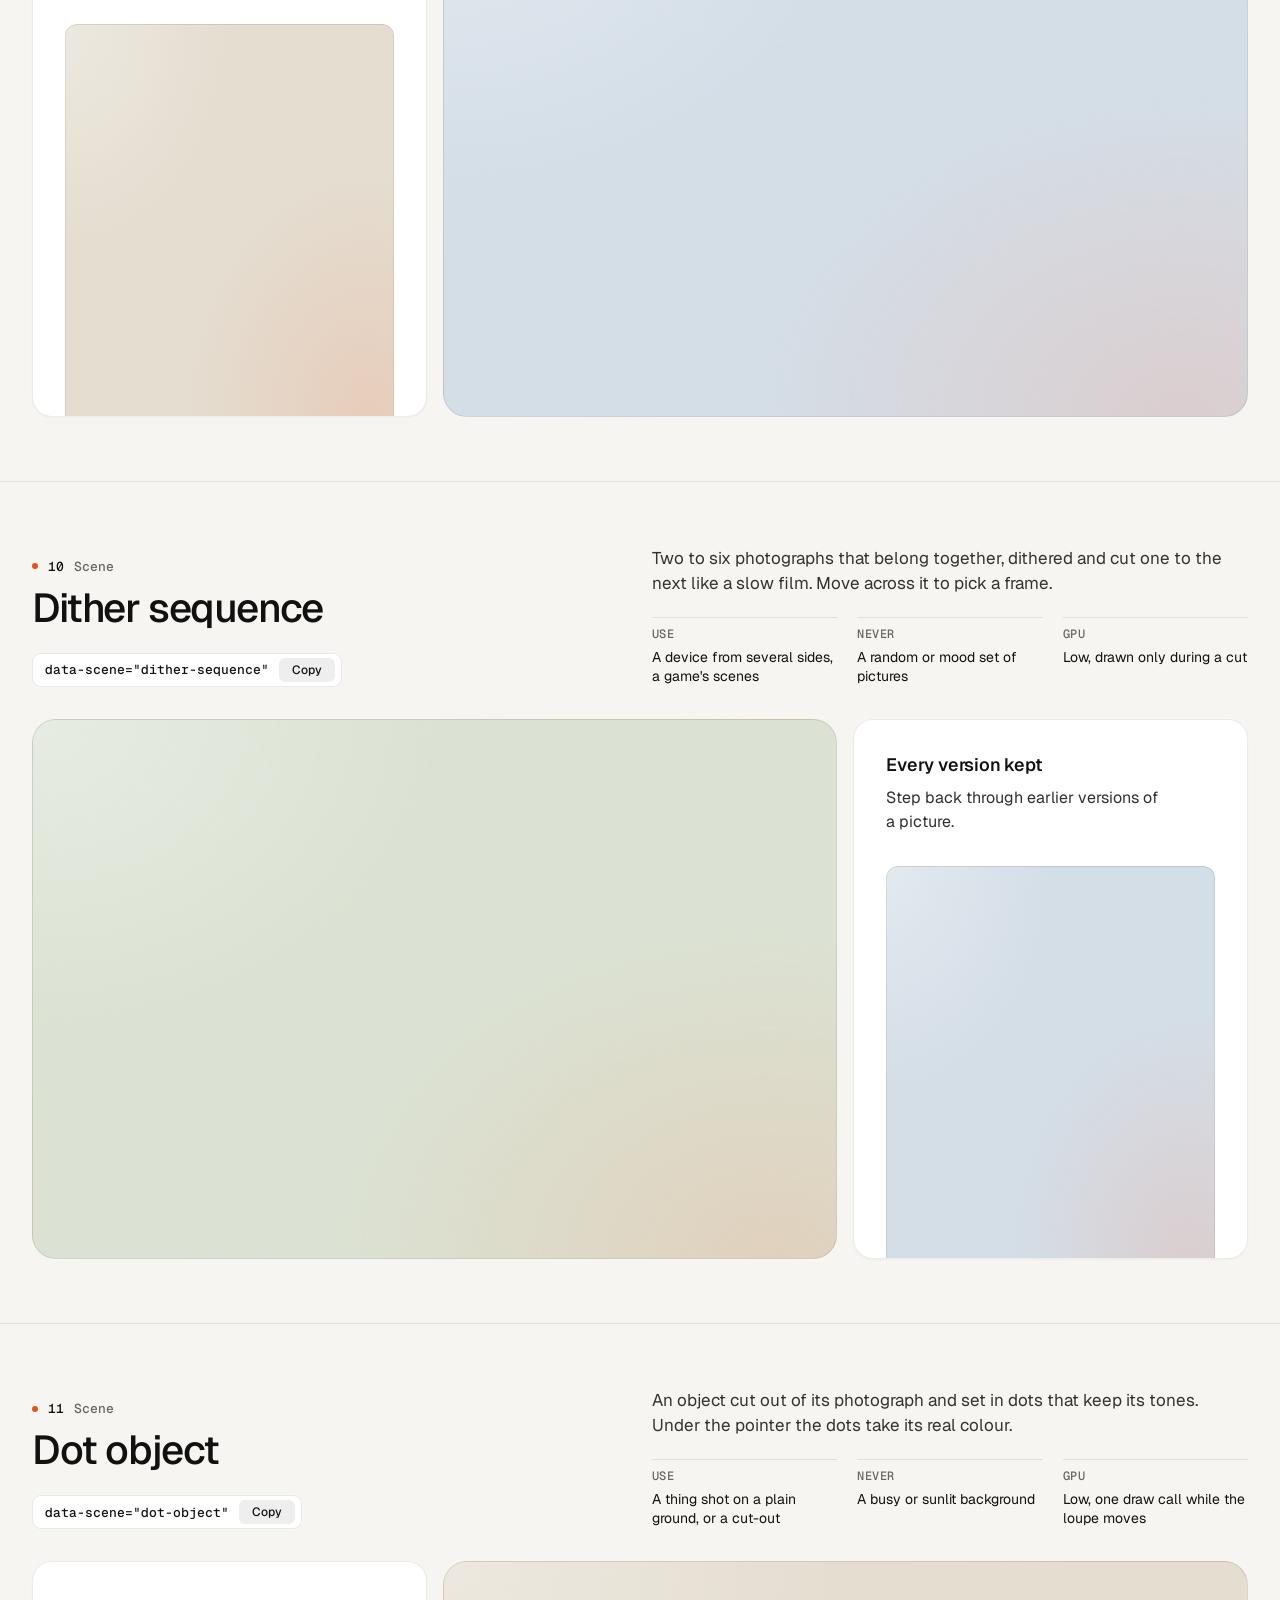
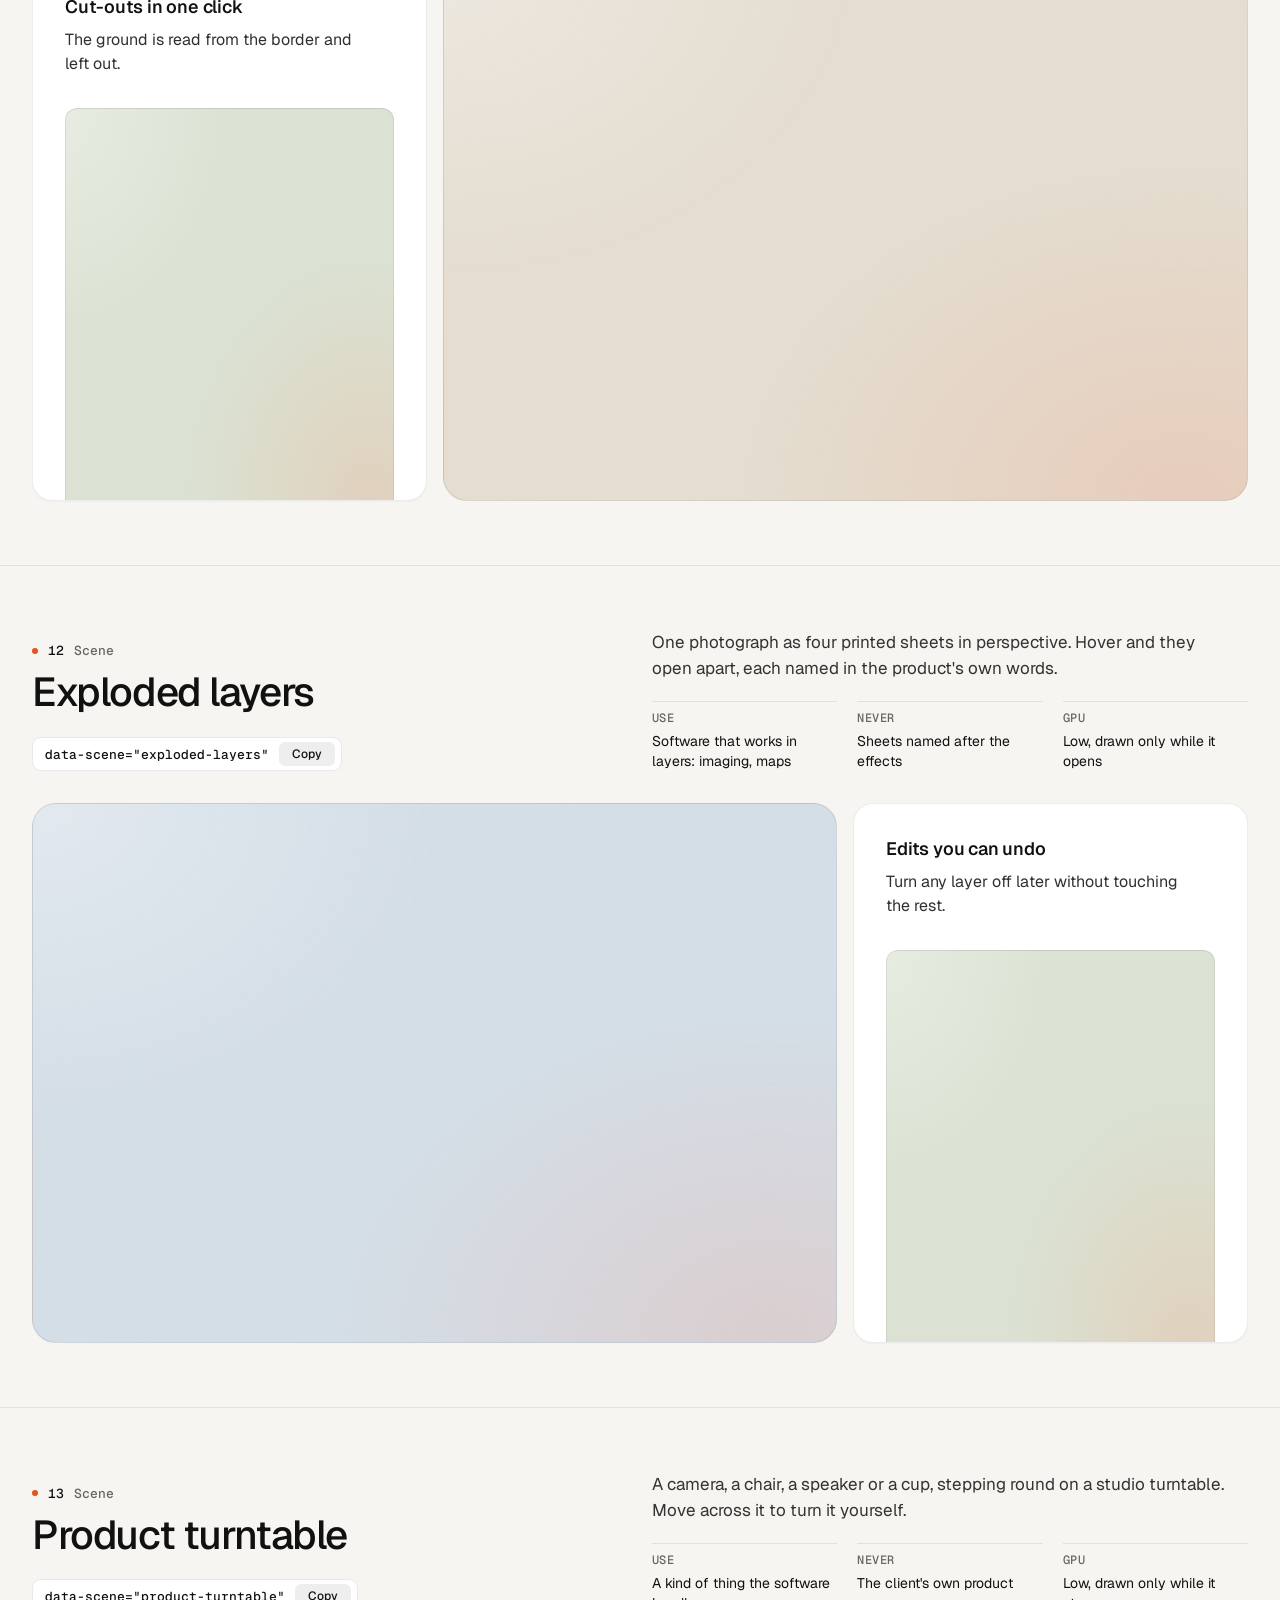
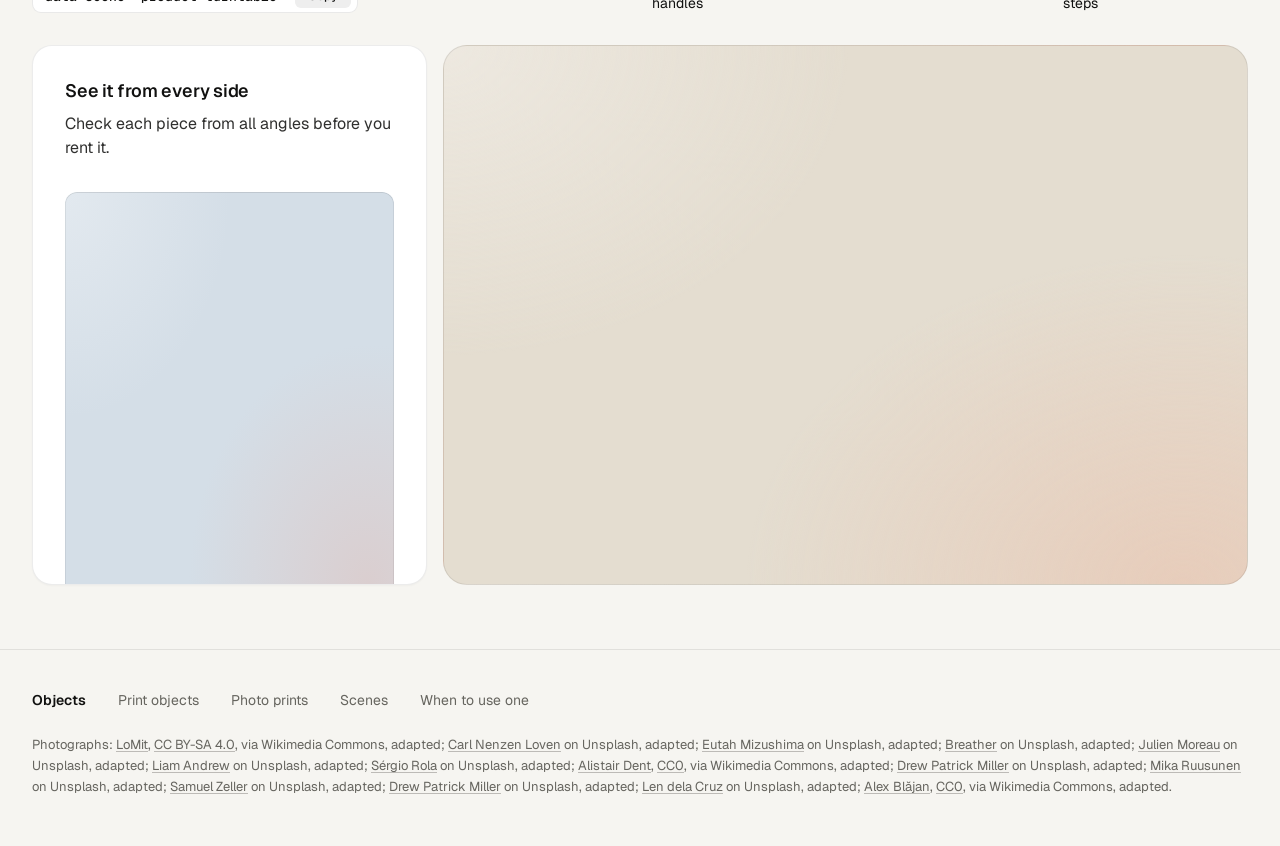
<file: zelvior-vibecoding-skill/subskills/zelvior-craft/assets/objects/index.html>
<!doctype html>
<html lang="en" data-palette="paper">
<head>
<script>window.__tpGlMax = 16;   /* a gallery shows many live effects at once; a page of a site keeps the default 4 (fx.js) */</script>
<meta charset="utf-8">
<meta name="viewport" content="width=device-width, initial-scale=1">
<title>Objects</title>
<meta name="description" content="Thirteen objects for one strong moment a page: products drawn in code, photographs printed by a shader, scenes that answer the pointer.">
<link rel="icon" href="data:,">
<link rel="preconnect" href="https://fonts.googleapis.com">
<link rel="preconnect" href="https://fonts.gstatic.com" crossorigin>
<link href="https://fonts.googleapis.com/css2?family=Geist:wght@300..700&family=Geist+Mono:wght@400;500&display=swap" rel="stylesheet">
<link rel="stylesheet" href="../ui/base.css">
<link rel="stylesheet" href="../ui/cards.css">
<style>
  /* palettes: page tokens, four grounds (--g1 sand, --g2 sky, --g3 sage, --g4 deep) and the globe's sea */
  :root {
    --font-text: "Geist", system-ui, sans-serif; --font-mono: "Geist Mono", ui-monospace, monospace;
    --ease: cubic-bezier(.2, .7, .2, 1);
    --gutter: 32px; --max: 1312px;
  }
  [data-palette="paper"] { --bg: #f6f5f1; --card: #ffffff; --surface: #ffffff; --ink: #111110; --muted: #66655f; --accent: #e5531c; --accent-ink: #ffffff;
    --g1: #e4ddd0; --g2: #d4dee7; --g3: #dbe2d3; --g4: #1a2230; --sea: #2f6aa8; --line: rgb(17 17 16 / 0.09); }
  [data-palette="stone"] { --bg: #e6e5e1; --card: #f3f2ef; --surface: #f3f2ef; --ink: #1a1b1d; --muted: #5d5e62; --accent: #2456d6; --accent-ink: #ffffff;
    --g1: #d6d5d0; --g2: #c9d4df; --g3: #dad3c6; --g4: #1d2633; --sea: #2456d6; --line: rgb(26 27 29 / 0.1); }
  [data-palette="graphite"] { --bg: #0b0b0c; --card: #141416; --surface: #141416; --ink: #f2f2ef; --muted: #96979c; --accent: #ff7a3c; --accent-ink: #120c08;
    --g1: #1e1d1b; --g2: #17202a; --g3: #1b201b; --g4: #23262c; --sea: #4f9be0; --line: rgb(242 242 239 / 0.09); }
  [data-palette="night"] { --bg: #070b14; --card: #0e1420; --surface: #0e1420; --ink: #e9edf3; --muted: #8b94a4; --accent: #5ab9fc; --accent-ink: #07101a;
    --g1: #121a29; --g2: #0f2231; --g3: #16202b; --g4: #1b2536; --sea: #5ab9fc; --line: rgb(233 237 243 / 0.09); }

  * { box-sizing: border-box; }
  html { scroll-padding-top: 64px; }
  html, body { margin: 0; }
  body { font-family: var(--font-text); background: var(--bg); color: var(--ink); -webkit-font-smoothing: antialiased; font-size: 16px; line-height: 1.5;
    transition: background-color 320ms var(--ease), color 320ms var(--ease); }
  a { color: inherit; }
  .wrap { max-width: var(--max); margin: 0 auto; padding: 0 var(--gutter); }

  /* ------------------------------------------------ the bar */
  .bar { position: sticky; top: 0; z-index: 30; background: color-mix(in oklab, var(--bg) 84%, transparent); backdrop-filter: blur(16px) saturate(1.2); border-bottom: 1px solid var(--line); }
  .bar__in { height: 64px; display: flex; align-items: center; gap: 32px; }
  .brand { display: inline-flex; align-items: center; gap: 10px; font-weight: 600; font-size: 15px; letter-spacing: -0.01em; text-decoration: none; }
  .brand svg { width: 22px; height: 22px; }
  .brand svg .a { fill: var(--accent); transition: transform 420ms var(--ease); transform-origin: 11px 11px; }
  .brand:hover svg .a { transform: rotate(90deg); }
  .nav { display: flex; gap: 24px; font-size: 14px; }
  .nav a { position: relative; text-decoration: none; color: var(--muted); transition: color 180ms ease; padding: 6px 0; }
  .nav a::after { content: ""; position: absolute; left: 0; right: 0; bottom: 0; height: 1px; background: currentColor; transform: scaleX(0); transform-origin: left; transition: transform 260ms var(--ease); }
  .nav a:hover { color: var(--ink); }
  .nav a:hover::after { transform: scaleX(1); }
  .sp { flex: 1; }
  .swatches { display: flex; align-items: center; gap: 6px; padding: 4px; border-radius: 999px; border: 1px solid var(--line); background: var(--card); }
  .sw { position: relative; width: 26px; height: 26px; border-radius: 50%; border: 0; padding: 0; cursor: pointer; background: linear-gradient(135deg, var(--s-bg) 0 50%, var(--s-ac) 50% 100%);
    box-shadow: inset 0 0 0 1px rgb(0 0 0 / 0.12); transition: transform 200ms var(--ease); }
  .sw::after { content: ""; position: absolute; inset: -3px; border-radius: 50%; box-shadow: 0 0 0 1.5px var(--ink); opacity: 0; transform: scale(0.8); transition: opacity 200ms ease, transform 260ms var(--ease); }
  .sw:hover { transform: scale(1.08); }
  .sw:active { transform: scale(0.94); }
  .sw[aria-pressed="true"]::after { opacity: 1; transform: scale(1); }
  .sw:focus-visible { outline: 2px solid var(--ink); outline-offset: 3px; }
  .sw-label { font-size: 13px; color: var(--muted); min-width: 60px; text-align: right; }

  /* ------------------------------------------------ grounds: a soft lit mesh of the ground's own tone, a fine grain */
  .gr, .card > .panel.gr { --calm-k: 0%; background-color: var(--pg);
    background-image:
      radial-gradient(80% 90% at 92% 100%, color-mix(in oklab, var(--accent) 13%, var(--pg)), transparent 68%),
      radial-gradient(70% 80% at 0% 0%, color-mix(in oklab, var(--lift, #ffffff) var(--lift-k, 34%), var(--pg)), transparent 72%); }
  .gr.dk, [data-palette="graphite"] .gr, [data-palette="night"] .gr { --lift: #ffffff; --lift-k: 6%; }
  .grain { position: absolute; inset: 0; z-index: 0; pointer-events: none; opacity: .32; mix-blend-mode: soft-light; border-radius: inherit;
    background-image: url("data:image/svg+xml;utf8,<svg xmlns='http://www.w3.org/2000/svg' width='160' height='160'><filter id='n'><feTurbulence type='fractalNoise' baseFrequency='.85' numOctaves='2' stitchTiles='stitch'/><feColorMatrix values='0 0 0 0 .5  0 0 0 0 .5  0 0 0 0 .5  0 0 0 .9 0'/></filter><rect width='100%' height='100%' filter='url(%23n)'/></svg>"); }
  .slot { position: absolute; inset: 0; z-index: 1; border-radius: inherit; }
  .slot > .host { position: absolute; inset: 0; border-radius: inherit; overflow: hidden; }

  /* ------------------------------------------------ hero */
  .hero { min-height: calc(100svh - 64px); display: grid; align-items: center; padding: 56px 0; }
  .hero__grid { display: grid; grid-template-columns: repeat(12, minmax(0, 1fr)); gap: 24px; align-items: center; }
  .hero__copy { grid-column: 1 / span 5; }
  .hero h1 { margin: 0; font-size: clamp(44px, 3.4vw + 12px, 72px); line-height: 1.02; letter-spacing: -0.045em; font-weight: 520; text-wrap: balance; }
  .hero__lede { margin: 24px 0 0; font-size: 19px; line-height: 1.5; color: var(--muted); max-width: 40ch; text-wrap: pretty; }
  .index { margin: 40px 0 0; padding: 0; list-style: none; border-top: 1px solid var(--line); max-width: 460px; }
  .index a { display: grid; grid-template-columns: 1fr auto 20px; align-items: center; gap: 16px; padding: 14px 0; border-bottom: 1px solid var(--line); text-decoration: none; font-size: 16px; font-weight: 500; }
  .index a span { font: 500 13px/1 var(--font-mono); color: var(--muted); }
  .index a svg { width: 16px; height: 16px; transition: transform 260ms var(--ease); }
  .index a:hover svg { transform: translateX(4px); }
  .hero__pics { grid-column: 7 / span 6; display: grid; grid-template-columns: 1fr 1fr; gap: 16px; height: min(70svh, 660px); min-height: 440px; }
  .pic { position: relative; overflow: clip; border-radius: 20px; border: 1px solid var(--line); isolation: isolate; }
  .pic img { position: absolute; inset: 0; width: 100%; height: 100%; object-fit: cover; object-position: 50% 42%; display: block; }
  .pic--down { margin-top: 48px; }

  /* ------------------------------------------------ an object, one screen */
  .obj { min-height: calc(100svh - 64px); display: grid; align-content: center; padding: 64px 0; border-top: 1px solid var(--line); }
  .obj__head { display: grid; grid-template-columns: repeat(12, minmax(0, 1fr)); gap: 24px; align-items: end; margin-bottom: 32px; }
  .obj__title { grid-column: 1 / span 5; }
  .obj__n { margin: 0 0 14px; font: 500 13px/1 var(--font-mono); color: var(--muted); display: flex; gap: 10px; align-items: center; }
  .obj__n b { color: var(--ink); font-weight: 500; }
  .obj__n i { width: 6px; height: 6px; border-radius: 50%; background: var(--accent); display: inline-block; }
  .obj h2 { margin: 0; font-size: clamp(34px, 1.9vw + 16px, 52px); line-height: 1.04; letter-spacing: -0.035em; font-weight: 520; text-wrap: balance; }
  .obj__about { grid-column: 7 / span 6; }
  .obj__line { margin: 0; font-size: 17px; line-height: 1.5; color: color-mix(in oklab, var(--ink) 82%, var(--bg)); max-width: 52ch; text-wrap: pretty; }
  .facts { display: grid; grid-template-columns: repeat(3, minmax(0, 1fr)); gap: 20px; margin: 20px 0 0; }
  .facts div { border-top: 1px solid var(--line); padding-top: 10px; }
  .facts dt { font: 500 12px/1 var(--font-mono); color: var(--muted); text-transform: uppercase; letter-spacing: .04em; }
  .facts dd { margin: 8px 0 0; font-size: 14px; line-height: 1.4; }
  .copy { margin-top: 24px; display: inline-flex; align-items: center; gap: 10px; height: 34px; padding: 0 6px 0 12px; border-radius: 9px; border: 1px solid var(--line);
    background: var(--card); color: var(--ink); font: 500 13px/1 var(--font-mono); cursor: pointer; transition: border-color 180ms ease, transform 160ms var(--ease); }
  .copy:hover { border-color: color-mix(in oklab, var(--ink) 24%, transparent); }
  .copy:active { transform: scale(0.97); }
  .copy:focus-visible { outline: 2px solid var(--ink); outline-offset: 2px; }
  .copy em { font-style: normal; display: inline-grid; place-items: center; height: 24px; padding: 0 8px; border-radius: 6px; background: color-mix(in oklab, var(--ink) 7%, transparent); font-family: var(--font-text); font-size: 12px; overflow: hidden; }
  .copy em span { grid-area: 1 / 1; transition: transform 260ms var(--ease), opacity 200ms ease; }
  .copy em span + span { transform: translateY(110%); opacity: 0; }
  .copy.done em span:first-child { transform: translateY(-110%); opacity: 0; }
  .copy.done em span + span { transform: none; opacity: 1; }

  .duo { display: grid; grid-template-columns: repeat(12, minmax(0, 1fr)); gap: 16px; height: clamp(400px, calc(100svh - 360px), 600px); }
  .big { grid-column: 1 / span 8; position: relative; overflow: clip; isolation: isolate; border-radius: 24px; border: 1px solid var(--line); }
  .duo .card { grid-column: 9 / span 4; }
  .obj:nth-of-type(even) .big { grid-column: 5 / span 8; grid-row: 1; }
  .obj:nth-of-type(even) .duo .card { grid-column: 1 / span 4; grid-row: 1; }
  .duo .card > .panel { flex: 1 1 auto; min-height: 0; }

  /* ------------------------------------------------ footer */
  .foot { border-top: 1px solid var(--line); padding: 40px 0 48px; font-size: 14px; color: var(--muted); }
  .foot__row { display: flex; flex-wrap: wrap; gap: 12px 32px; align-items: baseline; }
  .foot__row b { color: var(--ink); font-weight: 600; }
  .foot__row a { text-decoration: none; }
  .foot__row a:hover { color: var(--ink); }
  .credits { margin: 24px 0 0; font-size: 13px; line-height: 1.6; color: var(--muted); }
  .credits a { text-decoration: underline; text-decoration-color: color-mix(in oklab, currentColor 40%, transparent); text-underline-offset: 2px; }

  @media (max-width: 1023px) {
    .hero__copy, .hero__pics { grid-column: 1 / -1; }
    .hero__pics { height: auto; min-height: 0; }
    .pic { aspect-ratio: 3 / 4; }
    .obj__title, .obj__about { grid-column: 1 / -1; }
    .duo { height: auto; grid-template-columns: minmax(0, 1fr); }
    .big, .duo .card, .obj:nth-of-type(even) .big, .obj:nth-of-type(even) .duo .card { grid-column: 1 / -1; grid-row: auto; }
    .big { aspect-ratio: 4 / 3; }
    .duo .card > .panel { flex: none; height: 320px; }
  }
  @media (max-width: 760px) {
    :root { --gutter: 16px; }
    .nav, .sw-label { display: none; }
    .hero { padding: 32px 0 40px; }
    .hero__lede { font-size: 17px; }
    .hero__pics { gap: 10px; }
    .pic { border-radius: 16px; }
    .pic--down { margin-top: 28px; }
    .obj { padding: 72px 0; min-height: 0; }
    .obj .wrap { display: flex; flex-direction: column; }
    .obj__head, .obj__about { display: contents; }
    .obj__title { order: 1; margin-bottom: 16px; }
    .obj__line { order: 2; margin-bottom: 28px; }
    .duo { order: 3; }
    .facts { order: 4; margin-top: 28px; }
    .copy, .index { display: none; }
    .facts { grid-template-columns: minmax(0, 1fr); gap: 0; }
    .facts div { display: grid; grid-template-columns: 96px 1fr; gap: 12px; padding: 10px 0; }
    .facts dd { margin: 0; }
    .big { aspect-ratio: 4 / 5; border-radius: 18px; }
    .duo .card > .panel { height: 300px; }
  }
  @media (prefers-reduced-motion: reduce) { *, *::before, *::after { transition-duration: 0ms !important; } }
</style>
</head>
<body>
<header class="bar">
  <div class="wrap bar__in">
    <a class="brand" href="#top" aria-label="Objects, back to the top">
      <svg viewBox="0 0 22 22" aria-hidden="true"><rect x="1" y="1" width="20" height="20" rx="6" fill="currentColor"/><rect class="a" x="7" y="7" width="8" height="8" rx="2"/></svg>
      Objects
    </a>
    <nav class="nav" aria-label="Families">
      <a href="#print-cup">Print objects</a>
      <a href="#photo-halftone">Photo prints</a>
      <a href="#split-reveal">Scenes</a>
    </nav>
    <span class="sp"></span>
    <span class="sw-label" id="sw-label">Paper</span>
    <div class="swatches" role="group" aria-label="Palette">
      <button type="button" class="sw" data-pal="paper" aria-label="Paper" aria-pressed="true" style="--s-bg:#f6f5f1;--s-ac:#e5531c"></button>
      <button type="button" class="sw" data-pal="stone" aria-label="Stone" aria-pressed="false" style="--s-bg:#e6e5e1;--s-ac:#2456d6"></button>
      <button type="button" class="sw" data-pal="graphite" aria-label="Graphite" aria-pressed="false" style="--s-bg:#141416;--s-ac:#ff7a3c"></button>
      <button type="button" class="sw" data-pal="night" aria-label="Night" aria-pressed="false" style="--s-bg:#0e1420;--s-ac:#5ab9fc"></button>
    </div>
  </div>
</header>

<main id="top">
  <section class="hero">
    <div class="wrap hero__grid">
      <div class="hero__copy">
        <h1>Objects for one strong moment a page.</h1>
        <p class="hero__lede">Products drawn in code, photographs printed by a shader, and scenes that answer the pointer. A photograph leads where there is one. An object leads where there is none.</p>
        <ul class="index">
          <li><a href="#print-cup">Print objects <span>05</span><svg viewBox="0 0 16 16" fill="none" stroke="currentColor" stroke-width="1.5" aria-hidden="true"><path d="M3 8h10M9 4l4 4-4 4"/></svg></a></li>
          <li><a href="#photo-halftone">Photo prints <span>03</span><svg viewBox="0 0 16 16" fill="none" stroke="currentColor" stroke-width="1.5" aria-hidden="true"><path d="M3 8h10M9 4l4 4-4 4"/></svg></a></li>
          <li><a href="#split-reveal">Scenes <span>05</span><svg viewBox="0 0 16 16" fill="none" stroke="currentColor" stroke-width="1.5" aria-hidden="true"><path d="M3 8h10M9 4l4 4-4 4"/></svg></a></li>
        </ul>
      </div>
      <div class="hero__pics">
        <div class="pic"><img src="photo-kit/photos/lamp.jpg" width="1280" height="1757" alt="Cream ceramic table lamp on a glossy side table in low sun" decoding="async"></div>
        <article class="pic pic--down gr" style="--pg: var(--g1)" aria-label="A balanced-arm desk lamp">
          <div class="grain"></div>
          <div class="slot" data-slot='{"kind":"print","id":"print-lamp","place":"card","ground":"g1","params":{"size":1.06,"x":-0.08,"y":-0.2}}'></div>
        </article>
      </div>
    </div>
  </section>

  <!-- ===================================================== print objects -->
  <section class="obj" id="print-cup">
    <div class="wrap">
      <div class="obj__head">
        <div class="obj__title"><p class="obj__n"><i></i><b>01</b> Print object</p><h2>Cup and saucer</h2>
          <button type="button" class="copy" data-copy='<div data-print="print-cup" data-print-place="card"></div>'>data-print="print-cup"<em><span>Copy</span><span>Copied</span></em></button></div>
        <div class="obj__about">
          <p class="obj__line">A porcelain cup of coffee on its saucer, the glaze in your accent. Click it to stir.</p>
          <dl class="facts"><div><dt>Leads</dt><dd>A tableware maker with no photographs</dd></div><div><dt>As a print</dt><dd>A software card about a morning</dd></div><div><dt>GPU</dt><dd>High while it turns, one frame at rest</dd></div></dl>
        </div>
      </div>
      <div class="duo">
        <article class="big gr" style="--pg: var(--g1)"><div class="grain"></div>
          <div class="slot" data-slot='{"kind":"print","id":"print-cup","place":"hero","ground":"g1","params":{"size":0.96,"x":0.16,"y":-0.04}}'></div></article>
        <article class="card"><h3>Morning digest</h3><p>One email at 8:00 with everything that changed overnight.</p>
          <div class="panel gr" style="--pg: var(--g2)"><div class="grain"></div>
            <div class="slot" data-slot='{"kind":"print","id":"print-cup","place":"card","ground":"g2","params":{"effect":"halftone","turn":0}}'></div></div></article>
      </div>
    </div>
  </section>

  <section class="obj" id="print-wheel">
    <div class="wrap">
      <div class="obj__head">
        <div class="obj__title"><p class="obj__n"><i></i><b>02</b> Print object</p><h2>Bicycle wheel</h2>
          <button type="button" class="copy" data-copy='<div data-print="print-wheel" data-print-place="card"></div>'>data-print="print-wheel"<em><span>Copy</span><span>Copied</span></em></button></div>
        <div class="obj__about">
          <p class="obj__line">A road wheel with a tan-wall tyre, an alloy rim and 24 spokes, the hub in your accent. Click it to spin it up.</p>
          <dl class="facts"><div><dt>Leads</dt><dd>A maker of wheels or hubs, never a whole bike</dd></div><div><dt>As a print</dt><dd>A card about speed or a mechanism</dd></div><div><dt>GPU</dt><dd>High while it turns, one frame at rest</dd></div></dl>
        </div>
      </div>
      <div class="duo">
        <article class="big gr" style="--pg: var(--g2)"><div class="grain"></div>
          <div class="slot" data-slot='{"kind":"print","id":"print-wheel","place":"card","ground":"g2","params":{"size":1.34,"x":-0.08,"y":-0.3}}'></div></article>
        <article class="card"><h3>Background sync</h3><p>Runs every five minutes, whether the app is open or not.</p>
          <div class="panel gr" style="--pg: var(--g3)"><div class="grain"></div>
            <div class="slot" data-slot='{"kind":"print","id":"print-wheel","place":"card","ground":"g3","params":{"effect":"halftone","turn":0}}'></div></div></article>
      </div>
    </div>
  </section>

  <section class="obj" id="print-lamp">
    <div class="wrap">
      <div class="obj__head">
        <div class="obj__title"><p class="obj__n"><i></i><b>03</b> Print object</p><h2>Desk lamp</h2>
          <button type="button" class="copy" data-copy='<div data-print="print-lamp" data-print-place="card"></div>'>data-print="print-lamp"<em><span>Copy</span><span>Copied</span></em></button></div>
        <div class="obj__about">
          <p class="obj__line">A balanced-arm desk lamp on chrome springs, the base and shade enamelled in your accent. Click it to switch it on.</p>
          <dl class="facts"><div><dt>Leads</dt><dd>A lighting maker with no photographs</dd></div><div><dt>As a print</dt><dd>A card about focus or working late</dd></div><div><dt>GPU</dt><dd>High while it moves, one frame at rest</dd></div></dl>
        </div>
      </div>
      <div class="duo">
        <article class="big gr" style="--pg: var(--g3)"><div class="grain"></div>
          <div class="slot" data-slot='{"kind":"print","id":"print-lamp","place":"hero","ground":"g3","params":{"size":0.98,"x":0.14,"y":-0.06,"angle":-24}}'></div></article>
        <article class="card"><h3>Focus mode</h3><p>Alerts wait until you switch it off.</p>
          <div class="panel gr dk" style="--pg: var(--g4)"><div class="grain"></div>
            <div class="slot" data-slot='{"kind":"print","id":"print-lamp","place":"card","ground":"g4","params":{"effect":"dither","step":1,"turn":0}}' aria-label="A desk lamp, switched on"></div></div></article>
      </div>
    </div>
  </section>

  <section class="obj" id="print-globe">
    <div class="wrap">
      <div class="obj__head">
        <div class="obj__title"><p class="obj__n"><i></i><b>04</b> Print object</p><h2>Desk globe</h2>
          <button type="button" class="copy" data-copy='<div data-print="print-globe" data-print-place="card" data-print-params=&apos;{"effect":"engrave"}&apos;></div>'>data-print="print-globe"<em><span>Copy</span><span>Copied</span></em></button></div>
        <div class="obj__about">
          <p class="obj__line">A desk globe with the real coastlines, a brass meridian and a walnut stand. Its sea takes a blue or teal accent. Click it to spin.</p>
          <dl class="facts"><div><dt>Leads</dt><dd>A maker of globes or maps</dd></div><div><dt>As a print</dt><dd>A card about regions or shipping</dd></div><div><dt>GPU</dt><dd>High while it turns, one frame at rest</dd></div></dl>
        </div>
      </div>
      <div class="duo">
        <article class="big gr" style="--pg: var(--g2)"><div class="grain"></div>
          <div class="slot" data-slot='{"kind":"print","id":"print-globe","place":"card","ground":"g2","sea":true,"params":{"size":1.3,"x":-0.1,"y":-0.3}}'></div></article>
        <article class="card"><h3>14 regions</h3><p>Pick where your data lives. Move it later in two clicks.</p>
          <div class="panel gr dk" style="--pg: var(--g4)"><div class="grain"></div>
            <div class="slot" data-slot='{"kind":"print","id":"print-globe","place":"card","ground":"g4","sea":true,"params":{"effect":"engrave","turn":0}}'></div></div></article>
      </div>
    </div>
  </section>

  <section class="obj" id="print-cards">
    <div class="wrap">
      <div class="obj__head">
        <div class="obj__title"><p class="obj__n"><i></i><b>05</b> Print object</p><h2>Playing cards</h2>
          <button type="button" class="copy" data-copy='<div data-print="print-cards" data-print-place="card"></div>'>data-print="print-cards"<em><span>Copy</span><span>Copied</span></em></button></div>
        <div class="obj__about">
          <p class="obj__line">A stack of playing cards, the ace of diamonds face up and the backs in your accent. Click to fan them out.</p>
          <dl class="facts"><div><dt>Leads</dt><dd>A maker of card or board games</dd></div><div><dt>As a print</dt><dd>A games card about a hand or a deal</dd></div><div><dt>GPU</dt><dd>High while it moves, one frame at rest</dd></div></dl>
        </div>
      </div>
      <div class="duo">
        <article class="big gr" style="--pg: var(--g3)"><div class="grain"></div>
          <div class="slot" data-slot='{"kind":"print","id":"print-cards","place":"hero","ground":"g3","params":{"size":0.98,"x":0.16,"y":-0.04}}'></div></article>
        <article class="card"><h3>Fair draws</h3><p>Every shuffle is logged, so any player can check a deal.</p>
          <div class="panel gr" style="--pg: var(--g1)"><div class="grain"></div>
            <div class="slot" data-slot='{"kind":"print","id":"print-cards","place":"card","ground":"g1","params":{"effect":"halftone","turn":0}}'></div></div></article>
      </div>
    </div>
  </section>

  <!-- ===================================================== photo prints -->
  <section class="obj" id="photo-halftone">
    <div class="wrap">
      <div class="obj__head">
        <div class="obj__title"><p class="obj__n"><i></i><b>06</b> Photo print</p><h2>Halftone photograph</h2>
          <button type="button" class="copy" data-copy="import print from './assets/objects/photo-halftone/object.js'; print.mount(frame, { palette: fx.readPalette(frame) });">photo-halftone<em><span>Copy</span><span>Copied</span></em></button></div>
        <div class="obj__about">
          <p class="obj__line">One photograph in one ink: round dots on a 45° screen, clean paper in the light. Point at it and a loupe shows its colour.</p>
          <dl class="facts"><div><dt>Use</dt><dd>One photograph band on a design or software page</dd></div><div><dt>Never</dt><dd>A hero photograph, a cafe, a guesthouse</dd></div><div><dt>GPU</dt><dd>Low, one context, still at rest</dd></div></dl>
        </div>
      </div>
      <div class="duo">
        <article class="big gr" style="--pg: var(--g1)">
          <div class="slot" data-slot='{"kind":"photo","id":"photo-halftone","ground":"g1","photo":"concrete"}'></div></article>
        <article class="card"><h3>Screens for print</h3><p>Send any photograph to press as a one-ink halftone.</p>
          <div class="panel gr" style="--pg: var(--g2)">
            <div class="slot" data-slot='{"kind":"photo","id":"photo-halftone","ground":"g2","photo":"lamp","params":{"tint":1}}'></div></div></article>
      </div>
    </div>
  </section>

  <section class="obj" id="photo-engraving">
    <div class="wrap">
      <div class="obj__head">
        <div class="obj__title"><p class="obj__n"><i></i><b>07</b> Photo print</p><h2>Engraved photograph</h2>
          <button type="button" class="copy" data-copy="import print from './assets/objects/photo-engraving/object.js'; print.mount(frame, { palette: fx.readPalette(frame) });">photo-engraving<em><span>Copy</span><span>Copied</span></em></button></div>
        <div class="obj__about">
          <p class="obj__line">Diagonal lines that swell in the shadows and bend over the forms, over a light wash of the photograph's colour. Point at it and the lines part.</p>
          <dl class="facts"><div><dt>Use</dt><dd>A tile whose subject is the photograph</dd></div><div><dt>Never</dt><dd>A hero photograph, a cafe, a guesthouse</dd></div><div><dt>GPU</dt><dd>Low, one context, still at rest</dd></div></dl>
        </div>
      </div>
      <div class="duo">
        <article class="big gr" style="--pg: var(--g2)">
          <div class="slot" data-slot='{"kind":"photo","id":"photo-engraving","ground":"g2","photo":"platform","photoDark":"concrete"}'></div></article>
        <article class="card"><h3>Line art from a photo</h3><p>Turn a product shot into a plate for packaging.</p>
          <div class="panel gr" style="--pg: var(--g3)">
            <div class="slot" data-slot='{"kind":"photo","id":"photo-engraving","ground":"g3","photo":"concrete","photoDark":"room"}'></div></div></article>
      </div>
    </div>
  </section>

  <section class="obj" id="photo-dither">
    <div class="wrap">
      <div class="obj__head">
        <div class="obj__title"><p class="obj__n"><i></i><b>08</b> Photo print</p><h2>Dithered photograph</h2>
          <button type="button" class="copy" data-copy="import print from './assets/objects/photo-dither/object.js'; print.mount(frame, { palette: fx.readPalette(frame) });">photo-dither<em><span>Copy</span><span>Copied</span></em></button></div>
        <div class="obj__about">
          <p class="obj__line">A three-colour grain from the photograph's deepest and most colourful tones. Point at it and the photograph develops through the grain.</p>
          <dl class="facts"><div><dt>Use</dt><dd>A games or AI page's one photograph</dd></div><div><dt>Never</dt><dd>A hero photograph, a cafe, a guesthouse</dd></div><div><dt>GPU</dt><dd>Low, one context, still at rest</dd></div></dl>
        </div>
      </div>
      <div class="duo">
        <article class="big gr" style="--pg: var(--g3)">
          <div class="slot" data-slot='{"kind":"photo","id":"photo-dither","ground":"g3","photo":"room"}'></div></article>
        <article class="card"><h3>Three colours, any picture</h3><p>A grain that keeps a photograph readable in two inks and the paper.</p>
          <div class="panel gr" style="--pg: var(--g1)">
            <div class="slot" data-slot='{"kind":"photo","id":"photo-dither","ground":"g1","photo":"platform"}'></div></div></article>
      </div>
    </div>
  </section>

  <!-- ===================================================== scenes -->
  <section class="obj" id="split-reveal">
    <div class="wrap">
      <div class="obj__head">
        <div class="obj__title"><p class="obj__n"><i></i><b>09</b> Scene</p><h2>Split reveal</h2>
          <button type="button" class="copy" data-copy='<div data-scene="split-reveal" data-scene-src="assets/img/photo.jpg"></div>'>data-scene="split-reveal"<em><span>Copy</span><span>Copied</span></em></button></div>
        <div class="obj__about">
          <p class="obj__line">One photograph, half of it printed as a halftone screen. The line follows the pointer; on a phone it follows a drag.</p>
          <dl class="facts"><div><dt>Use</dt><dd>A photo or design app, a device, a game's key art</dd></div><div><dt>Never</dt><dd>A place, a service, a product page</dd></div><div><dt>GPU</dt><dd>Low, drawn only while the line moves</dd></div></dl>
        </div>
      </div>
      <div class="duo">
        <article class="big gr" style="--pg: var(--g2)">
          <div class="slot" data-slot='{"kind":"scene","id":"split-reveal","ground":"g2","src":"default"}'></div></article>
        <article class="card"><h3>Before and after</h3><p>Drag the line to compare the print with the original.</p>
          <div class="panel gr" style="--pg: var(--g1)">
            <div class="slot" data-slot='{"kind":"scene","id":"split-reveal","ground":"g1","src":"roof","params":{"side":"right","split":0.42}}'></div></div></article>
      </div>
    </div>
  </section>

  <section class="obj" id="dither-sequence">
    <div class="wrap">
      <div class="obj__head">
        <div class="obj__title"><p class="obj__n"><i></i><b>10</b> Scene</p><h2>Dither sequence</h2>
          <button type="button" class="copy" data-copy='<div data-scene="dither-sequence" data-scene-src=&apos;[{"src":"a.jpg"},{"src":"b.jpg"}]&apos;></div>'>data-scene="dither-sequence"<em><span>Copy</span><span>Copied</span></em></button></div>
        <div class="obj__about">
          <p class="obj__line">Two to six photographs that belong together, dithered and cut one to the next like a slow film. Move across it to pick a frame.</p>
          <dl class="facts"><div><dt>Use</dt><dd>A device from several sides, a game's scenes</dd></div><div><dt>Never</dt><dd>A random or mood set of pictures</dd></div><div><dt>GPU</dt><dd>Low, drawn only during a cut</dd></div></dl>
        </div>
      </div>
      <div class="duo">
        <article class="big gr" style="--pg: var(--g3)">
          <div class="slot" data-slot='{"kind":"scene","id":"dither-sequence","ground":"g3","src":"default"}'></div></article>
        <article class="card"><h3>Every version kept</h3><p>Step back through earlier versions of a picture.</p>
          <div class="panel gr" style="--pg: var(--g2)">
            <div class="slot" data-slot='{"kind":"scene","id":"dither-sequence","ground":"g2","src":"spirals","params":{"fit":"contain","autoplay":0}}'></div></div></article>
      </div>
    </div>
  </section>

  <section class="obj" id="dot-object">
    <div class="wrap">
      <div class="obj__head">
        <div class="obj__title"><p class="obj__n"><i></i><b>11</b> Scene</p><h2>Dot object</h2>
          <button type="button" class="copy" data-copy='<div data-scene="dot-object" data-scene-src="assets/img/object-on-white.jpg"></div>'>data-scene="dot-object"<em><span>Copy</span><span>Copied</span></em></button></div>
        <div class="obj__about">
          <p class="obj__line">An object cut out of its photograph and set in dots that keep its tones. Under the pointer the dots take its real colour.</p>
          <dl class="facts"><div><dt>Use</dt><dd>A thing shot on a plain ground, or a cut-out</dd></div><div><dt>Never</dt><dd>A busy or sunlit background</dd></div><div><dt>GPU</dt><dd>Low, one draw call while the loupe moves</dd></div></dl>
        </div>
      </div>
      <div class="duo">
        <article class="big gr" style="--pg: var(--g1)">
          <div class="slot" data-slot='{"kind":"scene","id":"dot-object","ground":"g1","src":"default"}'></div></article>
        <article class="card"><h3>Cut-outs in one click</h3><p>The ground is read from the border and left out.</p>
          <div class="panel gr" style="--pg: var(--g3)">
            <div class="slot" data-slot='{"kind":"scene","id":"dot-object","ground":"g3","src":"dahlia"}'></div></div></article>
      </div>
    </div>
  </section>

  <section class="obj" id="exploded-layers">
    <div class="wrap">
      <div class="obj__head">
        <div class="obj__title"><p class="obj__n"><i></i><b>12</b> Scene</p><h2>Exploded layers</h2>
          <button type="button" class="copy" data-copy='<div data-scene="exploded-layers" data-scene-src="assets/img/photo.jpg" data-scene-params=&apos;{"names":["Photo","Colour","Light","Depth"]}&apos;></div>'>data-scene="exploded-layers"<em><span>Copy</span><span>Copied</span></em></button></div>
        <div class="obj__about">
          <p class="obj__line">One photograph as four printed sheets in perspective. Hover and they open apart, each named in the product's own words.</p>
          <dl class="facts"><div><dt>Use</dt><dd>Software that works in layers: imaging, maps</dd></div><div><dt>Never</dt><dd>Sheets named after the effects</dd></div><div><dt>GPU</dt><dd>Low, drawn only while it opens</dd></div></dl>
        </div>
      </div>
      <div class="duo">
        <article class="big gr" style="--pg: var(--g2)">
          <div class="slot" data-slot='{"kind":"scene","id":"exploded-layers","ground":"g2","src":"default","params":{"names":["Photo","Colour","Light","Depth"]}}'></div></article>
        <article class="card"><h3>Edits you can undo</h3><p>Turn any layer off later without touching the rest.</p>
          <div class="panel gr" style="--pg: var(--g3)">
            <div class="slot" data-slot='{"kind":"scene","id":"exploded-layers","ground":"g3","src":"lattice"}'></div></div></article>
      </div>
    </div>
  </section>

  <section class="obj" id="product-turntable">
    <div class="wrap">
      <div class="obj__head">
        <div class="obj__title"><p class="obj__n"><i></i><b>13</b> Scene</p><h2>Product turntable</h2>
          <button type="button" class="copy" data-copy='<div data-scene="product-turntable" data-scene-params=&apos;{"form":"chair"}&apos;></div>'>data-scene="product-turntable"<em><span>Copy</span><span>Copied</span></em></button></div>
        <div class="obj__about">
          <p class="obj__line">A camera, a chair, a speaker or a cup, stepping round on a studio turntable. Move across it to turn it yourself.</p>
          <dl class="facts"><div><dt>Use</dt><dd>A kind of thing the software handles</dd></div><div><dt>Never</dt><dd>The client's own product</dd></div><div><dt>GPU</dt><dd>Low, drawn only while it steps</dd></div></dl>
        </div>
      </div>
      <div class="duo">
        <article class="big gr" style="--pg: var(--g1)">
          <div class="slot" data-slot='{"kind":"scene","id":"product-turntable","ground":"g1","params":{"form":"camera"}}' aria-label="A camera on a turntable"></div></article>
        <article class="card"><h3>See it from every side</h3><p>Check each piece from all angles before you rent it.</p>
          <div class="panel gr" style="--pg: var(--g2)">
            <div class="slot" data-slot='{"kind":"scene","id":"product-turntable","ground":"g2","params":{"form":"chair","start":-40,"autoplay":0}}' aria-label="A side chair"></div></div></article>
      </div>
    </div>
  </section>
</main>

<footer class="foot">
  <div class="wrap">
    <div class="foot__row">
      <b>Objects</b>
      <a href="_print-core/README.md">Print objects</a>
      <a href="photo-kit/README.md">Photo prints</a>
      <a href="_scenes/README.md">Scenes</a>
      <a href="../../references/effects-objects.md">When to use one</a>
    </div>
    <p class="credits" id="credits"></p>
  </div>
</footer>

<script type="module">
  /*
    The showcase's own mounting: every [data-slot] mounts when it comes near the screen and is destroyed
    when it leaves, and never more than MAX are mounted at once, so the page holds at most 4 live WebGL
    contexts (each mounted object holds one at most; still print objects hold none).
  */
  import fx from '../effects/fx.js';
  import { creditsLine } from './photo-kit/photo.js';
  import { DEFAULT_PHOTO as SPLIT } from './split-reveal/object.js';
  import { DEFAULT_SEQUENCE } from './dither-sequence/object.js';
  import { DEFAULT_PHOTO as TULIP } from './dot-object/object.js';
  import { DEFAULT_PHOTO as MIXER } from './exploded-layers/object.js';

  const MAX = 4, CAP = { print: 4, photo: 3, scene: 4 };
  const root = document.documentElement;
  const q = new URLSearchParams(location.search);
  const U = 'https://unsplash.com/license', CC0 = 'https://creativecommons.org/publicdomain/zero/1.0/';
  const SRC = {
    roof: { id: 618, ratio: 1.5, alt: 'Curving glass and steel lattice roof in black and white', by: 'Mika Ruusunen', licence: 'Unsplash licence', licenceUrl: U, page: 'https://unsplash.com/photos/ypVM8PnygUo' },
    lattice: { id: 893, ratio: 1.5, alt: 'Curved latticed building facade forming sweeping lines', by: 'Samuel Zeller', licence: 'Unsplash licence', licenceUrl: U, page: 'https://unsplash.com/photos/j0g8taxHZa0' },
    spirals: [
      { id: 949, ratio: 0.66, alt: 'A white spiral atrium under a glass dome, seen from below', by: 'Drew Patrick Miller', licence: 'Unsplash licence', licenceUrl: U, page: 'https://unsplash.com/photos/VLT62-JzddA' },
      { id: 679, ratio: 1, alt: 'Spiralling concrete curves around a small round window', by: 'Len dela Cruz', licence: 'Unsplash licence', licenceUrl: U, page: 'https://unsplash.com/photos/ScEKf8u7y-c' },
    ],
    dahlia: { id: 'commons-minimal-orange-dahlia', source: 'commons', ratio: 1.523, width: 5830, focus: [0.5, 0.5], alt: 'An orange dahlia on a black ground', by: 'Alex Blăjan', licence: 'CC0', licenceUrl: CC0,
      url: 'https://upload.wikimedia.org/wikipedia/commons/5/5e/Minimal_orange_dahlia_%28Unsplash%29.jpg', page: 'https://commons.wikimedia.org/wiki/File:Minimal_orange_dahlia_(Unsplash).jpg' },
  };
  const DEFAULTS = { 'split-reveal': SPLIT, 'dither-sequence': DEFAULT_SEQUENCE, 'dot-object': TULIP, 'exploded-layers': MIXER };
  const lib = await fetch(new URL('./photo-kit/photos.json', import.meta.url)).then(r => r.json()).catch(() => ({ photos: [] }));
  const PHOTOS = Object.fromEntries(lib.photos.map(p => [p.key, p]));

  // ---- palette: the page tokens, a ground's paper and an ink that reads on it
  const tok = n => getComputedStyle(root).getPropertyValue(n).trim();
  const lum = hex => { const h = hex.replace('#', ''); const c = [0, 2, 4].map(i => parseInt(h.slice(i, i + 2), 16) / 255); return 0.2126 * c[0] + 0.7152 * c[1] + 0.0722 * c[2]; };
  function paletteFor(cfg) {
    const bg = tok('--' + (cfg.ground || 'g1')), ink = tok('--ink');
    const light = lum(bg) > 0.4, pageLight = lum(ink) < 0.4;
    const gInk = light ? (pageLight ? ink : '#17181b') : (pageLight ? '#eef0f2' : ink);
    return fx.normalizePalette({ bg, surface: bg, ink: gInk, accent: cfg.sea ? tok('--sea') : tok('--accent'), accentInk: tok('--accent-ink') });
  }

  // ---- mounting
  const slots = [...document.querySelectorAll('[data-slot]')];
  const st = new Map(slots.map(el => [el, { cfg: JSON.parse(el.dataset.slot), near: false, ctrl: null, host: null, busy: false }]));
  const mods = new Map();
  const load = id => { if (!mods.has(id)) mods.set(id, import(`./${id}/object.js`).then(m => m.default)); return mods.get(id); };
  // a photo print may name a darker photograph for the dark palettes (a pale one prints as a light plate there)
  const isDark = () => lum(tok('--bg')) < 0.4;
  const photoKey = cfg => (cfg.photoDark && isDark() ? cfg.photoDark : cfg.photo);
  const srcOf = cfg => {
    if (cfg.kind === 'photo') return new URL('./photo-kit/' + PHOTOS[photoKey(cfg)].file, import.meta.url).href;
    if (!cfg.src) return undefined;
    return cfg.src === 'default' ? DEFAULTS[cfg.id] : SRC[cfg.src];
  };
  // a photo print's slot shows its photograph toned into the ground until the print draws, before it
  // mounts too: never an empty panel, even on a slow device
  function underlay(box, cfg) {
    if (cfg.kind !== 'photo') return;
    const p = PHOTOS[photoKey(cfg)];
    Object.assign(box.style, { backgroundColor: 'var(--pg)', backgroundImage: 'url(' + srcOf(cfg) + ')', backgroundSize: 'cover',
      backgroundPosition: (p.focus[0] * 100) + '% ' + (p.focus[1] * 100) + '%', backgroundBlendMode: 'luminosity' });
  }
  async function mount(el) {
    const s = st.get(el);
    s.busy = true;
    try {
      const obj = await load(s.cfg.id);
      if (!s.want) return;
      const host = document.createElement('div');
      host.className = 'host';
      if (el.hasAttribute('aria-label')) host.setAttribute('aria-label', el.getAttribute('aria-label'));
      el.appendChild(host);
      const cfg = s.cfg, palette = paletteFor(cfg);
      let ctrl;
      if (cfg.kind === 'print') ctrl = obj.mount(host, { place: cfg.place, params: cfg.params || {}, palette });
      else if (cfg.kind === 'photo') {
        const p = PHOTOS[photoKey(cfg)];
        s.photo = photoKey(cfg);
        underlay(host, cfg);
        ctrl = obj.mount(host, { palette, src: srcOf(cfg), params: { focusX: p.focus[0], focusY: p.focus[1], ...(cfg.params || {}) } });
      } else ctrl = obj.mount(host, { palette, src: srcOf(cfg), params: cfg.params || {} });
      s.ctrl = ctrl; s.host = host;
    } catch (e) { console.warn('objects:', s.cfg.id, e); }
    finally { s.busy = false; if (!s.want && s.ctrl) unmount(el); schedule(); }
  }
  function unmount(el) {
    const s = st.get(el);
    if (!s.ctrl) return;
    try { s.ctrl.destroy(); } catch (e) { console.warn(e); }
    s.host?.remove();
    s.ctrl = null; s.host = null;
  }
  let queued = 0;
  function reconcile() {
    queued = 0;
    const mid = innerHeight / 2;
    const dist = el => { const r = el.getBoundingClientRect(); return Math.abs((r.top + r.bottom) / 2 - mid); };
    // the nearest first, at most MAX, and at most CAP of one family (photo-kit warns past 3)
    const near = [], kinds = {};
    for (const el of slots.filter(e => st.get(e).near).sort((a, b) => dist(a) - dist(b))) {
      const k = st.get(el).cfg.kind;
      if (near.length < MAX && (kinds[k] || 0) < CAP[k]) { near.push(el); kinds[k] = (kinds[k] || 0) + 1; }
    }
    const want = new Set(near);
    for (const el of slots) { const s = st.get(el); s.want = want.has(el); if (!s.want && s.ctrl && !s.busy) unmount(el); }
    // never more than MAX mounted (or mounting) at once
    let count = slots.filter(el => { const s = st.get(el); return s.ctrl || s.busy; }).length;
    for (const el of near) { const s = st.get(el); if (!s.ctrl && !s.busy && count < MAX) { count++; mount(el); } }
  }
  const schedule = () => { if (!queued) queued = requestAnimationFrame(reconcile); };
  const io = new IntersectionObserver(es => { for (const e of es) st.get(e.target).near = e.isIntersecting; schedule(); }, { rootMargin: '60% 0px' });
  slots.forEach(el => io.observe(el));
  addEventListener('scroll', schedule, { passive: true });
  addEventListener('resize', schedule, { passive: true });

  // ---- palette switch
  const PAL = ['paper', 'stone', 'graphite', 'night'];
  const label = document.getElementById('sw-label');
  function setPalette(name, save) {
    if (!PAL.includes(name)) name = 'paper';
    root.dataset.palette = name;
    for (const b of document.querySelectorAll('[data-pal]')) b.setAttribute('aria-pressed', String(b.dataset.pal === name));
    label.textContent = name[0].toUpperCase() + name.slice(1);
    for (const [el, s] of st) {
      if (s.ctrl && s.cfg.kind === 'photo' && s.photo !== photoKey(s.cfg)) unmount(el);   // its photograph changes: mount it again
      else if (s.ctrl?.setPalette) s.ctrl.setPalette(paletteFor(s.cfg));
    }
    for (const [el, s] of st) underlay(el, s.cfg);
    schedule();
    if (save) try { localStorage.setItem('objects-palette', name); } catch (_) { /* private window */ }
  }
  let saved = null;
  try { saved = localStorage.getItem('objects-palette'); } catch (_) { /* private window */ }
  setPalette(q.get('palette') || saved || 'paper');
  document.querySelector('.swatches').addEventListener('click', e => { const b = e.target.closest('[data-pal]'); if (b) setPalette(b.dataset.pal, true); });

  // ---- copy a mount snippet
  document.addEventListener('click', async e => {
    const b = e.target.closest('.copy');
    if (!b) return;
    try { await navigator.clipboard.writeText(b.dataset.copy); } catch (_) { /* no clipboard: the button still answers */ }
    b.classList.add('done');
    clearTimeout(b._t); b._t = setTimeout(() => b.classList.remove('done'), 1400);
  });

  // ---- the one credit line
  const pk = ['lamp', 'concrete', 'platform', 'room'].map(k => PHOTOS[k]).filter(Boolean).map(p => ({ ...p, adapted: true }));
  const sc = [SPLIT, ...DEFAULT_SEQUENCE, TULIP, MIXER, SRC.roof, SRC.lattice, ...SRC.spirals, SRC.dahlia]
    .map(p => ({ ...p, source: p.source === 'commons' ? 'Wikimedia Commons' : (p.source || 'Unsplash'), adapted: true }));
  const seen = new Set();
  document.getElementById('credits').innerHTML = creditsLine([...pk, ...sc].filter(p => { const k = p.page || p.by; if (seen.has(k)) return false; seen.add(k); return true; }));

  // fetch every object's module and the photographs while the page is idle, so a panel mounts at once
  const prefetch = () => {
    const ids = [...new Set([...st.values()].map(s => s.cfg.id))];
    let i = 0;
    const next = () => { if (i < ids.length) load(ids[i++]).catch(() => {}).finally(() => setTimeout(next, 80)); };
    next();
    for (const p of Object.values(PHOTOS)) { const im = new Image(); im.decoding = 'async'; im.src = new URL('./photo-kit/' + p.file, import.meta.url).href; }
  };
  (window.requestIdleCallback || ((f) => setTimeout(f, 600)))(prefetch, { timeout: 1500 });

  window.__objects = { st, live: () => [...st.values()].filter(s => s.ctrl).length };
  if (document.fonts) await document.fonts.ready;
  root.dataset.ready = '1';
</script>
</body>
</html>
</file>
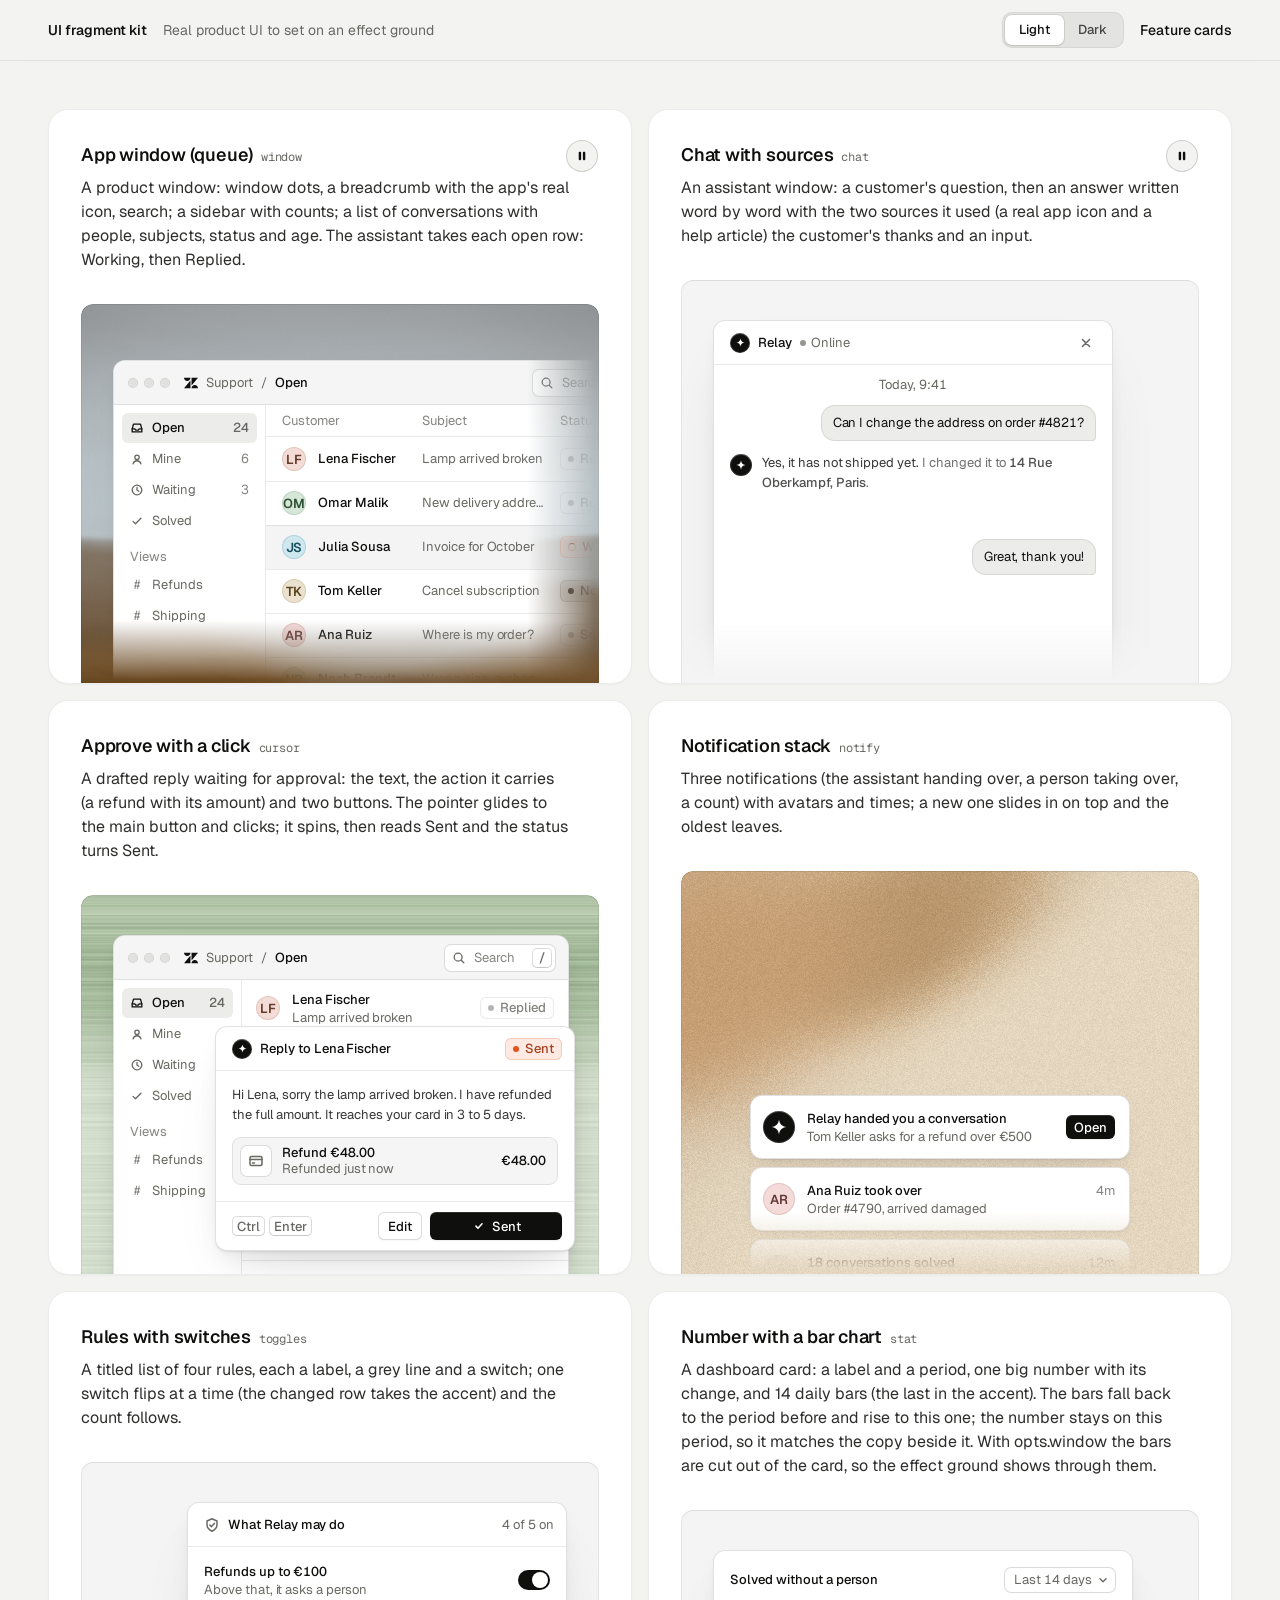
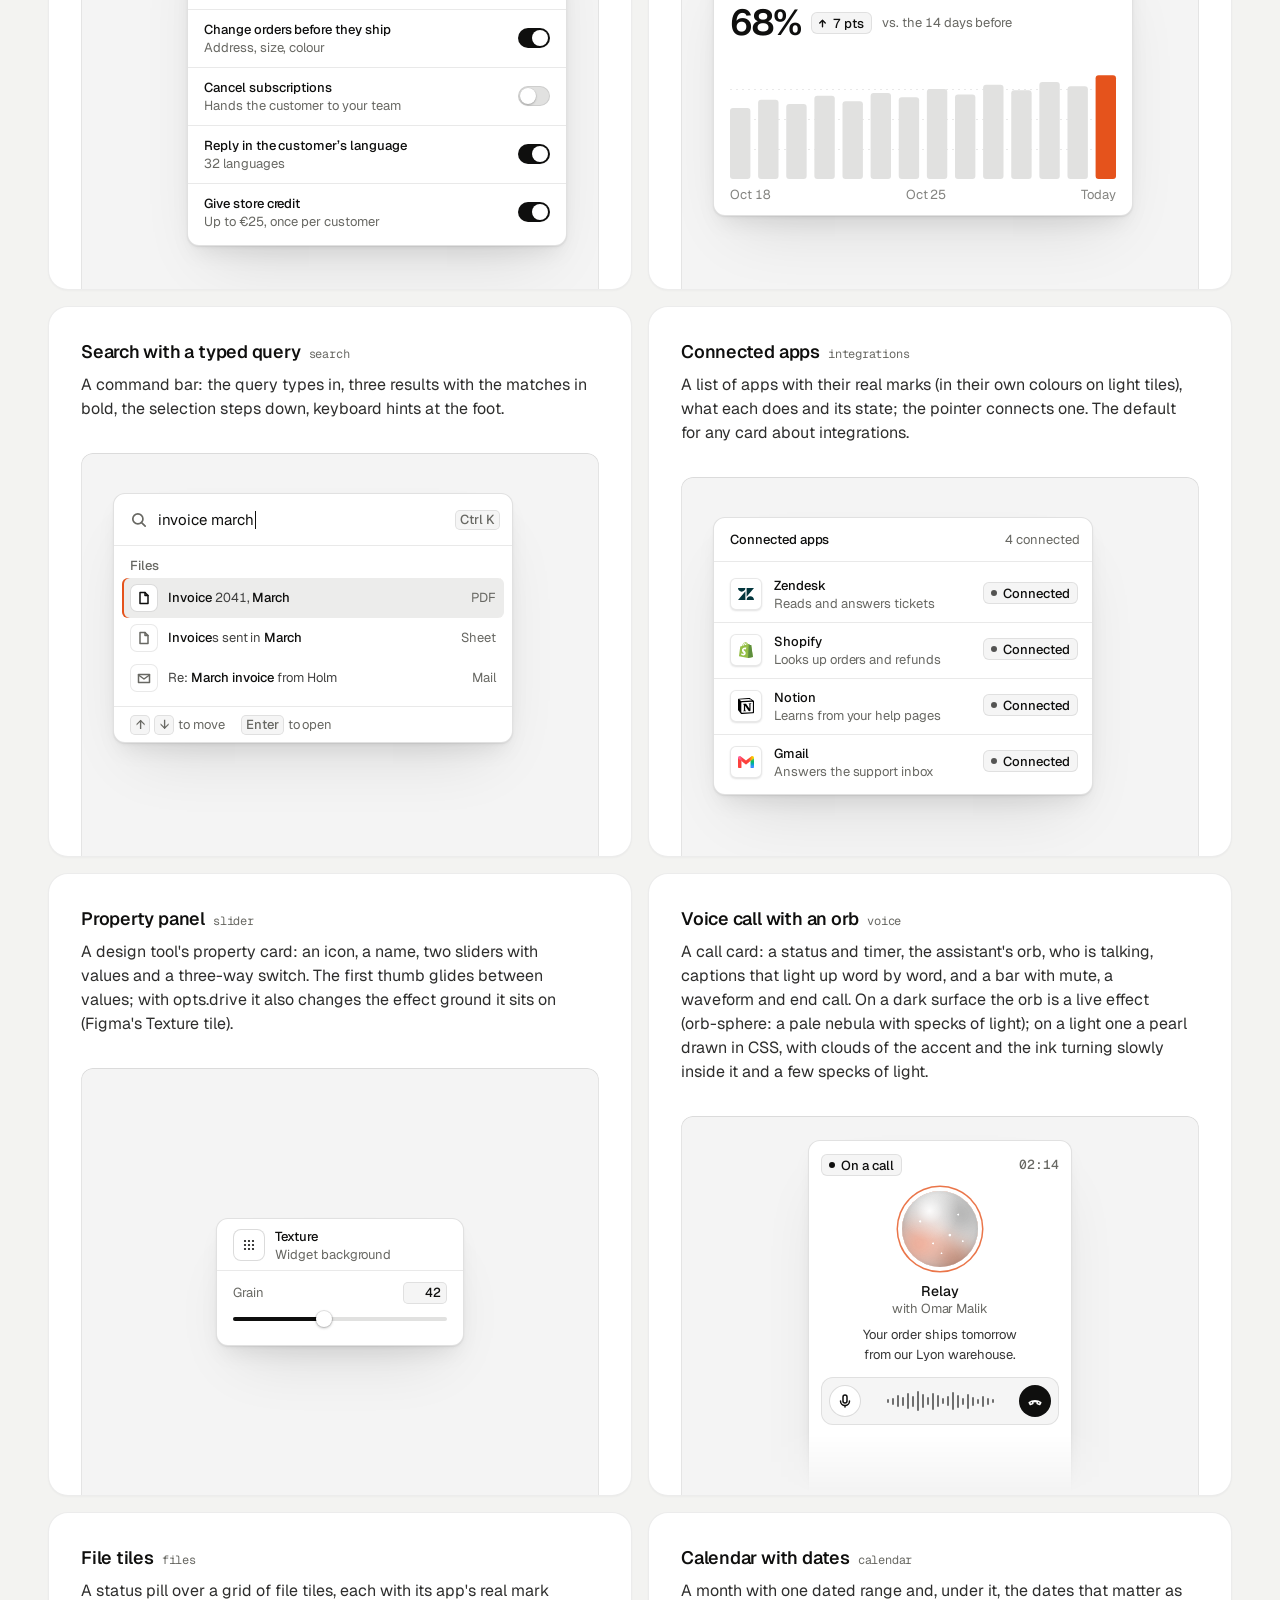
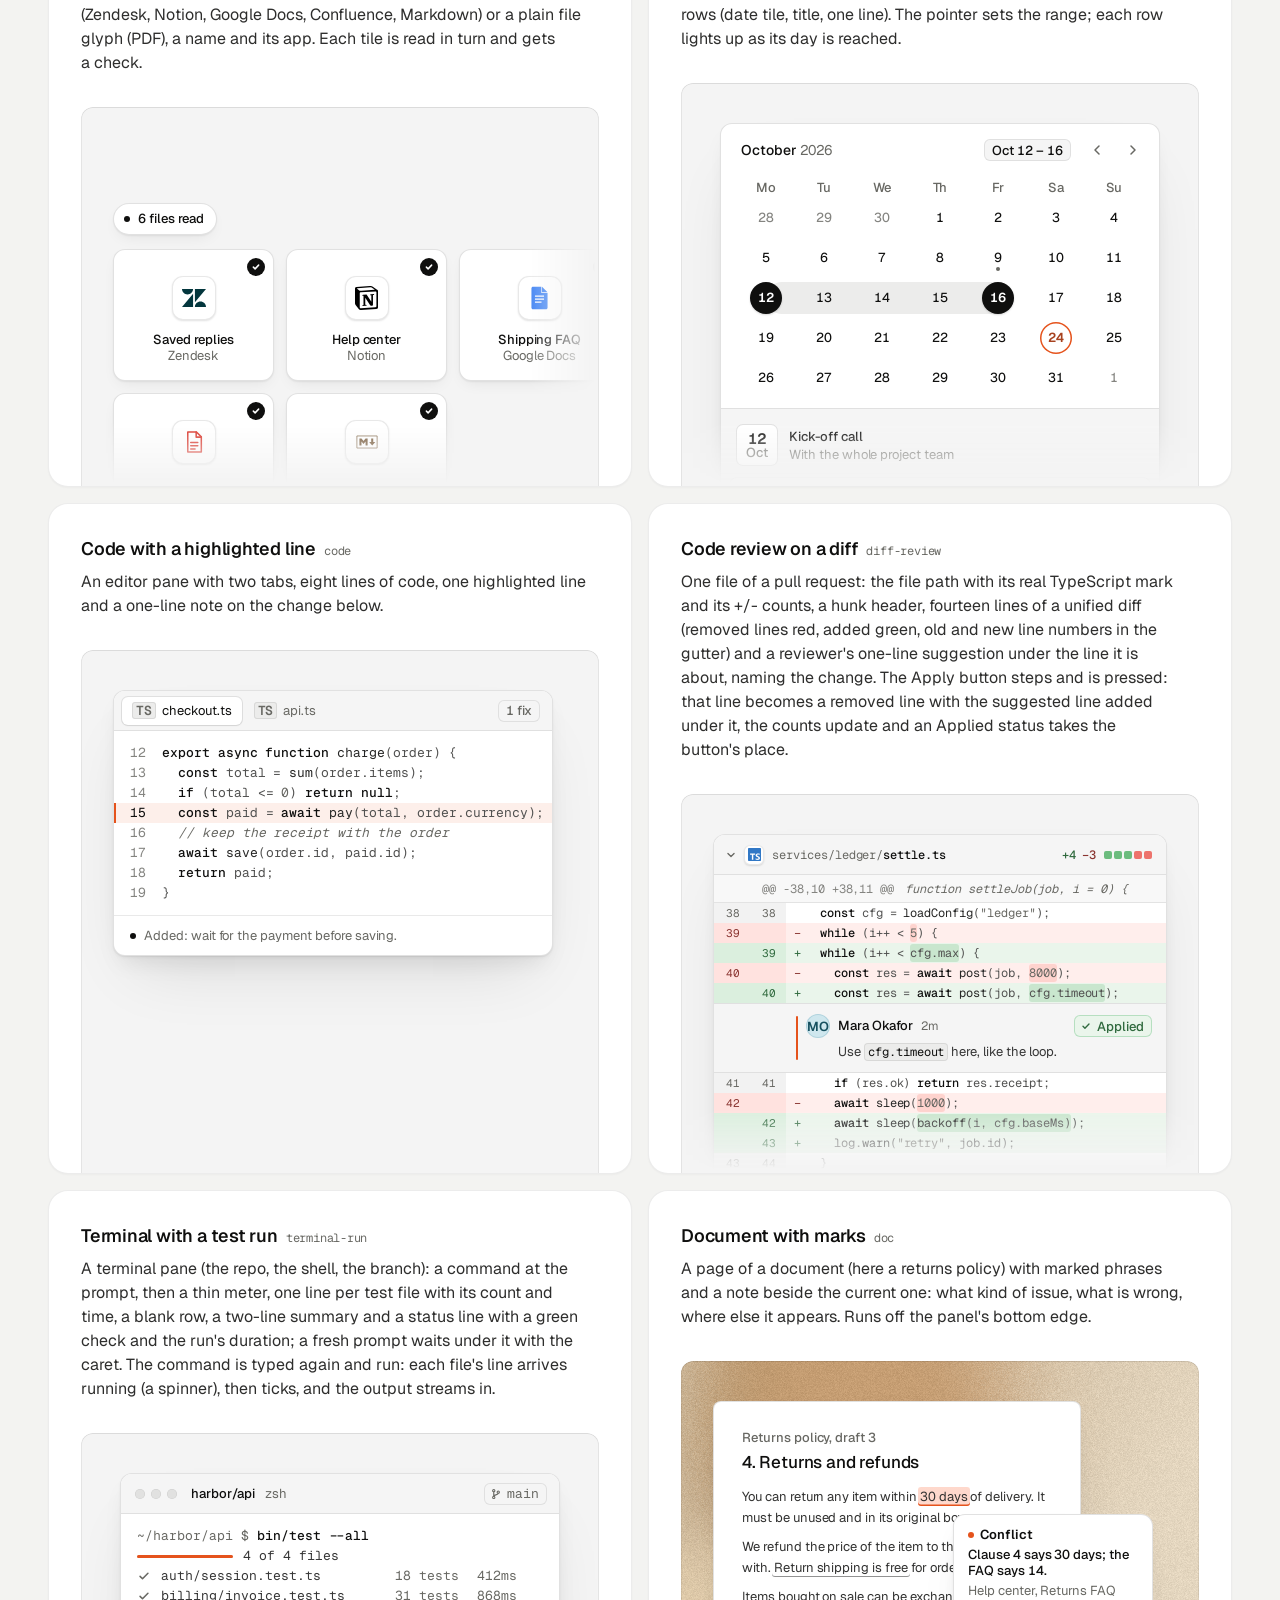
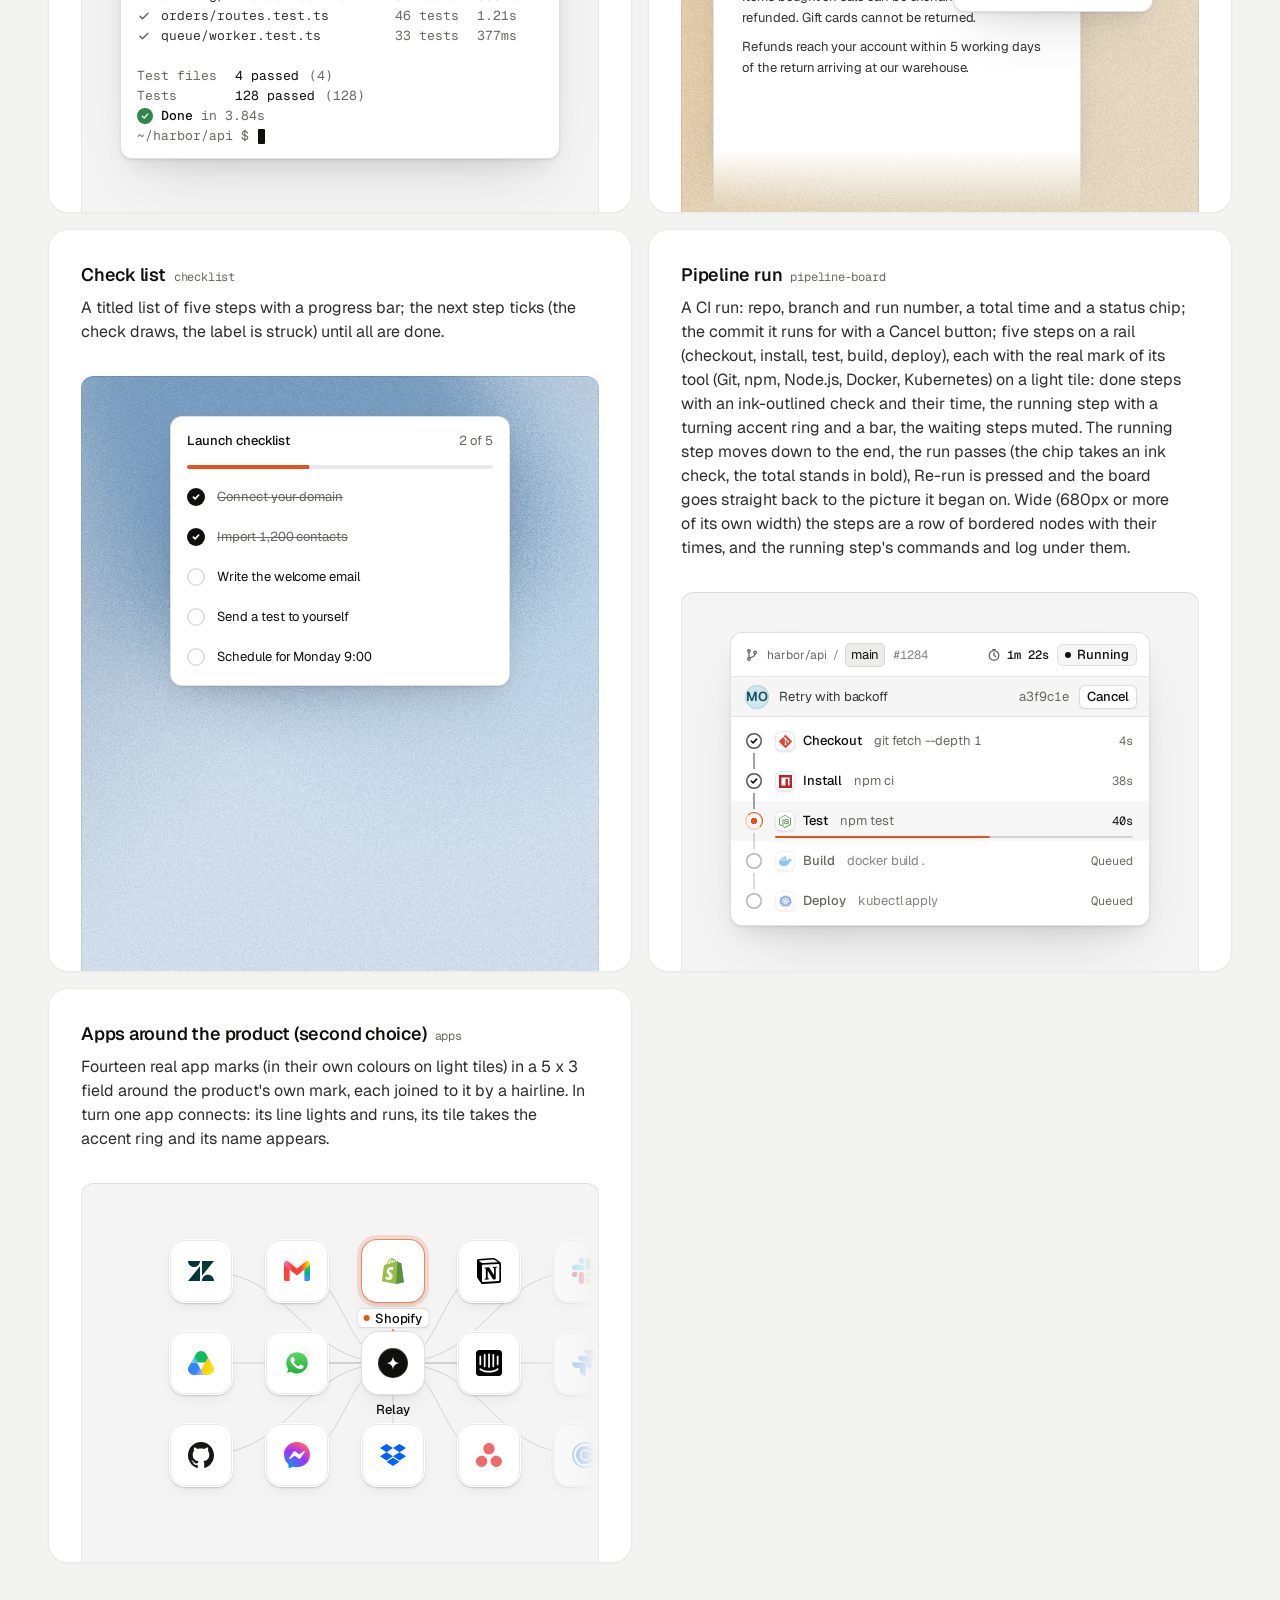
<file: zelvior-vibecoding-skill/subskills/zelvior-craft/assets/ui/index.html>
<!doctype html>
<html lang="en" data-theme="light">
<head>
<script>window.__tpGlMax = 16;   /* a gallery shows many live effects at once; a page of a site keeps the default 4 (fx.js) */</script>
<meta charset="utf-8">
<meta name="viewport" content="width=device-width, initial-scale=1">
<title>UI fragment kit</title>
<meta name="description" content="Nineteen pieces of real product UI from the zelvior-craft kit, each on an effect ground in a feature card.">
<link rel="preconnect" href="https://fonts.googleapis.com">
<link rel="preconnect" href="https://fonts.gstatic.com" crossorigin>
<link href="https://fonts.googleapis.com/css2?family=Geist:wght@300..700&family=Geist+Mono:wght@400;500&display=swap" rel="stylesheet">
<link rel="stylesheet" href="base.css">
<link rel="stylesheet" href="cards.css">
<style>
  :root { --font-text: "Geist", system-ui, sans-serif; --font-display: "Geist", system-ui, sans-serif; --font-mono: "Geist Mono", ui-monospace, monospace; }
  [data-theme="light"] { --bg: #f3f3f1; --card: #ffffff; --ink: #0f0f0e; --muted: #686863; --accent: #e5531c; --accent-ink: #ffffff; --g-bg: #e9e8e4; --g-surface: #f6f5f2; --frag: #ffffff; --warm: #c9a679; }
  [data-theme="dark"] { --bg: #070708; --card: #151517; --ink: #f2f2ef; --muted: #8f9094; --accent: #ff7a3c; --accent-ink: #120c08; --g-bg: #0e0e10; --g-surface: #1b1c1f; --frag: #1c1d20; --warm: #9c9689; }
  * { box-sizing: border-box; }
  html, body { margin: 0; }
  body { font-family: var(--font-text); background: var(--bg); color: var(--ink); -webkit-font-smoothing: antialiased; }
  .panel { --fx-bg: var(--g-bg); --fx-surface: var(--g-surface); --fx-ink: var(--ink); --fx-muted: var(--muted); --fx-accent: var(--hue, var(--warm)); --fx-accent-ink: var(--accent-ink); --calm: var(--g-bg); --p-h: 380px; }
  .top { position: sticky; top: 0; z-index: 20; background: color-mix(in oklab, var(--bg) 86%, transparent); backdrop-filter: blur(14px); -webkit-backdrop-filter: blur(14px); border-bottom: 1px solid color-mix(in oklab, var(--ink) 8%, transparent); }
  .top__in { max-width: 1232px; margin: 0 auto; padding: 0 24px; height: 60px; display: flex; align-items: center; gap: 16px; font-size: 14px; line-height: 20px; }
  .top__in strong { font-weight: 560; }
  .top__in > span { color: var(--muted); }
  .sp { flex: 1; }
  .seg { display: inline-flex; padding: 3px; border-radius: 10px; background: color-mix(in oklab, var(--ink) 6%, var(--bg)); box-shadow: inset 0 0 0 1px color-mix(in oklab, var(--ink) 6%, transparent); }
  .seg button { font: inherit; font-size: 13px; font-weight: 500; border: 0; background: none; color: color-mix(in oklab, var(--ink) 72%, var(--bg)); height: 30px; padding: 0 14px; border-radius: 7px; cursor: pointer; }
  .seg button[aria-pressed="true"] { background: var(--card); color: var(--ink); box-shadow: 0 0 0 1px color-mix(in oklab, var(--ink) 8%, transparent), 0 1px 2px rgb(0 0 0 / .1); }
  .top__in a { color: var(--ink); text-decoration: none; font-weight: 500; }
  main { max-width: 1232px; margin: 0 auto; padding: 48px 24px 96px; }
  .grid { display: grid; grid-template-columns: repeat(2, minmax(0, 1fr)); gap: 16px; }
  .card > h3 code { font: 400 12px/16px var(--font-mono); color: var(--muted); margin-left: 8px; }
  @media (max-width: 860px) { .grid { grid-template-columns: minmax(0, 1fr); } }
  @media (max-width: 600px) { main { padding: 24px 16px 64px; } .top__in { padding: 0 16px; } .top__in > span { display: none; } .panel { --p-h: 340px; } }
</style>
</head>
<body>
<header class="top">
  <div class="top__in">
    <strong>UI fragment kit</strong><span>Real product UI to set on an effect ground</span>
    <span class="sp"></span>
    <div class="seg" role="group" aria-label="Theme"><button type="button" data-mode="light" aria-pressed="true">Light</button><button type="button" data-mode="dark" aria-pressed="false">Dark</button></div>
    <a href="cards.html">Feature cards</a>
  </div>
</header>
<main><div class="grid" id="grid"></div></main>

<script type="module">
  import fx from '../effects/fx.js';
  import ui from './ui.js';
  const index = await fetch('index.json').then(r => r.json());
  // where each one sits, as its meta.json says: anchored at a corner or rising from the bottom and cut by
  // the panel's edge, or whole with 24px or more of ground round it; a fade only where an edge cuts it.
  // Only the compact slider sits in the calm middle (Figma's Texture tile); the cursor dialog is shown
  // where it belongs, over the lower-right edge of a window. [class, fade, style, opts]
  const PLACE = {
    window: ['at-corner', 'stage--fade-br', '--ay:56px'],
    chat: ['at-rise to-edge', 'stage--fade-b'],
    cursor: ['at-over', '', '--bx:24px;--by:24px'],
    notify: ['at-rise fit', 'stage--fade-b', '--ay:calc(100% - 180px);--ay-sm:calc(100% - 180px);--fit-max:380px'],
    toggles: ['at-right', ''],
    stat: ['at-corner', ''],
    search: ['at-corner', ''],
    integrations: ['at-corner', ''],
    slider: ['at-center', '', '', '{"compact":true,"drive":{"param":"grain","min":0.15,"max":0.95}}'],
    voice: ['at-rise to-edge fit', 'stage--fade-b', '--ax:max(24px, 50% - 132px);--ay:24px;--fit-max:264px'],
    files: ['at-corner wide', 'stage--fade-br', '--w:680px;--ay:96px'],
    calendar: ['at-rise fit', 'stage--fade-b', '--fit-max:440px'],
    code: ['at-corner', ''],
    'diff-review': ['at-corner fit', 'stage--fade-b', '--fit-max:480px'],
    'terminal-run': ['at-rise fit', '', '--fit-max:440px'],
    'pipeline-board': ['at-rise fit', '', '--fit-max:420px'],
    doc: ['at-corner to-edge', 'stage--fade-b'],
    checklist: ['at-rise fit', '', '--fit-max:340px'],
    apps: ['at-corner wide', 'stage--fade-br', '--w:560px;--ay:48px'],
  };
  // grounds behind UI are soft lit fields (never a line or dot pattern), on both themes: the bright
  // picture behind dark UI on the dark page, a clear step darker than white UI on the light page
  // the painting stays abstract (a mist over warm sand, level, fully soft) and shows once on the page
  const PAINT = ['painterly-landscape', { blur: 1, brush: 0.35, slope: 0, hillY: 0.3, horizon: 0.62, calm: 0.2, calmX: 0.6, calmY: 0.8, drift: 0, side: 1 }, '{"bg":"#a3b0b6","accent":"#c49a6c"}'];
  const GRAIN = ['grain-gradient', { speed: 0, grainMotion: 0, calm: 0.2, calmX: 0.5, calmY: 0.6, tint: 0.6, contrast: 0.6 }, '{"bg":"#d9ccb7","surface":"#e9e0d2","ink":"#2a2622","muted":"#6f675c","accent":"#a8794a"}'];
  const SKY = [GRAIN[0], GRAIN[1], '{"bg":"#c6d3df","surface":"#d6e0e9","ink":"#25303a","muted":"#5d6873","accent":"#3f6a92"}'];
  const SAGE = [GRAIN[0], GRAIN[1], '{"bg":"#cdd6c6","surface":"#dce3d6","ink":"#262d24","muted":"#5f6a5a","accent":"#6c8e63"}'];
  const GROUND = (m, i) => (m.name === 'slider' ? GRAIN : i === 0 ? PAINT : [GRAIN, SKY, SAGE][i % 3]);
  const q = new URLSearchParams(location.search);
  const grid = document.getElementById('grid');
  grid.innerHTML = index.fragments.map((m, i) => {
    const [at, fade, extra = '', opts = ''] = PLACE[m.name] || ['at-corner', 'stage--fade-br'];
    const [id, params, pal] = GROUND(m, i);
    const w = at === 'at-center' ? '' : ` style="--ax:32px;--ay:40px;${extra}"`;
    const o = opts ? ` data-ui-opts='${opts}'` : '';
    // the cursor is a dialog over a window's edge: the window under it holds still
    const under = m.name === 'cursor' ? `<div class="at-corner" style="--ax:32px;--ay:40px" data-ui-load="window" data-ui-opts='{"compact":true}' data-ui-still></div>` : '';
    return `<article class="card card--row"><h3>${m.title}<code>${m.name}</code></h3><p>${m.shows}</p>
      <div class="panel" data-fx="${id}" data-fx-seed="${(i + 1) * 17}" data-fx-params='${JSON.stringify(params)}' data-fx-palette='${pal}' style="--calm-k:0%">
        <div class="stage ${fade}">${under}<div class="${at}"${w}${o} data-ui-load="${m.name}"></div></div></div></article>`;
  }).join('');
  function setMode(mode) {
    document.documentElement.dataset.theme = mode;
    document.querySelectorAll('.seg button').forEach(b => b.setAttribute('aria-pressed', String(b.dataset.mode === mode)));
  }
  setMode(q.get('mode') === 'dark' ? 'dark' : 'light');
  if (q.has('t')) fx.setClock(+q.get('t'));
  // each ground is drawn once near the screen and kept as a picture (its WebGL context freed), so nineteen
  // panels need one or two contexts, not nineteen
  await Promise.all([ui.loadAll(grid), ui.grounds(grid, fx)]);
  document.documentElement.dataset.ready = '1';
  document.querySelectorAll('.seg button').forEach(b => b.addEventListener('click', async () => {
    setMode(b.dataset.mode);
    for (const el of grid.querySelectorAll('[data-ui]')) el.__ui?.repaint?.();
    await ui.grounds(grid, fx);
  }));
</script>
</body>
</html>
</file>
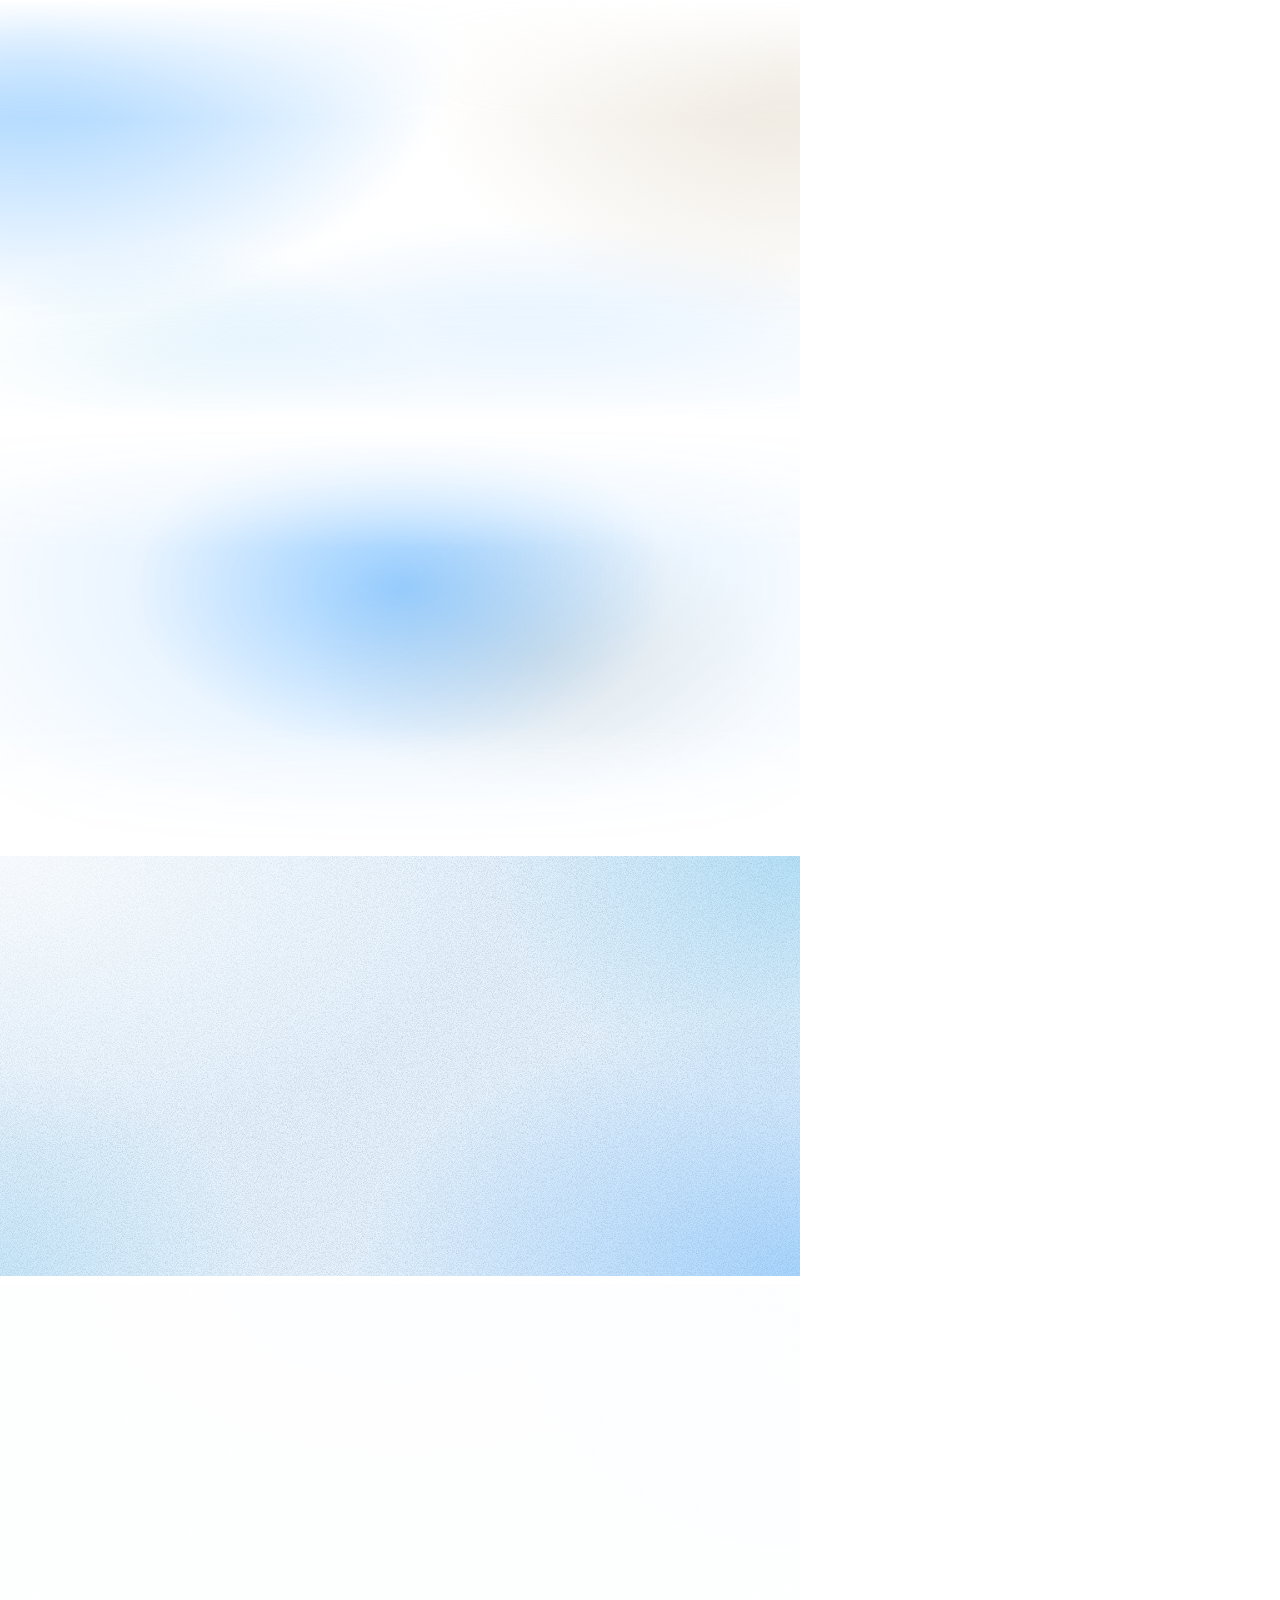
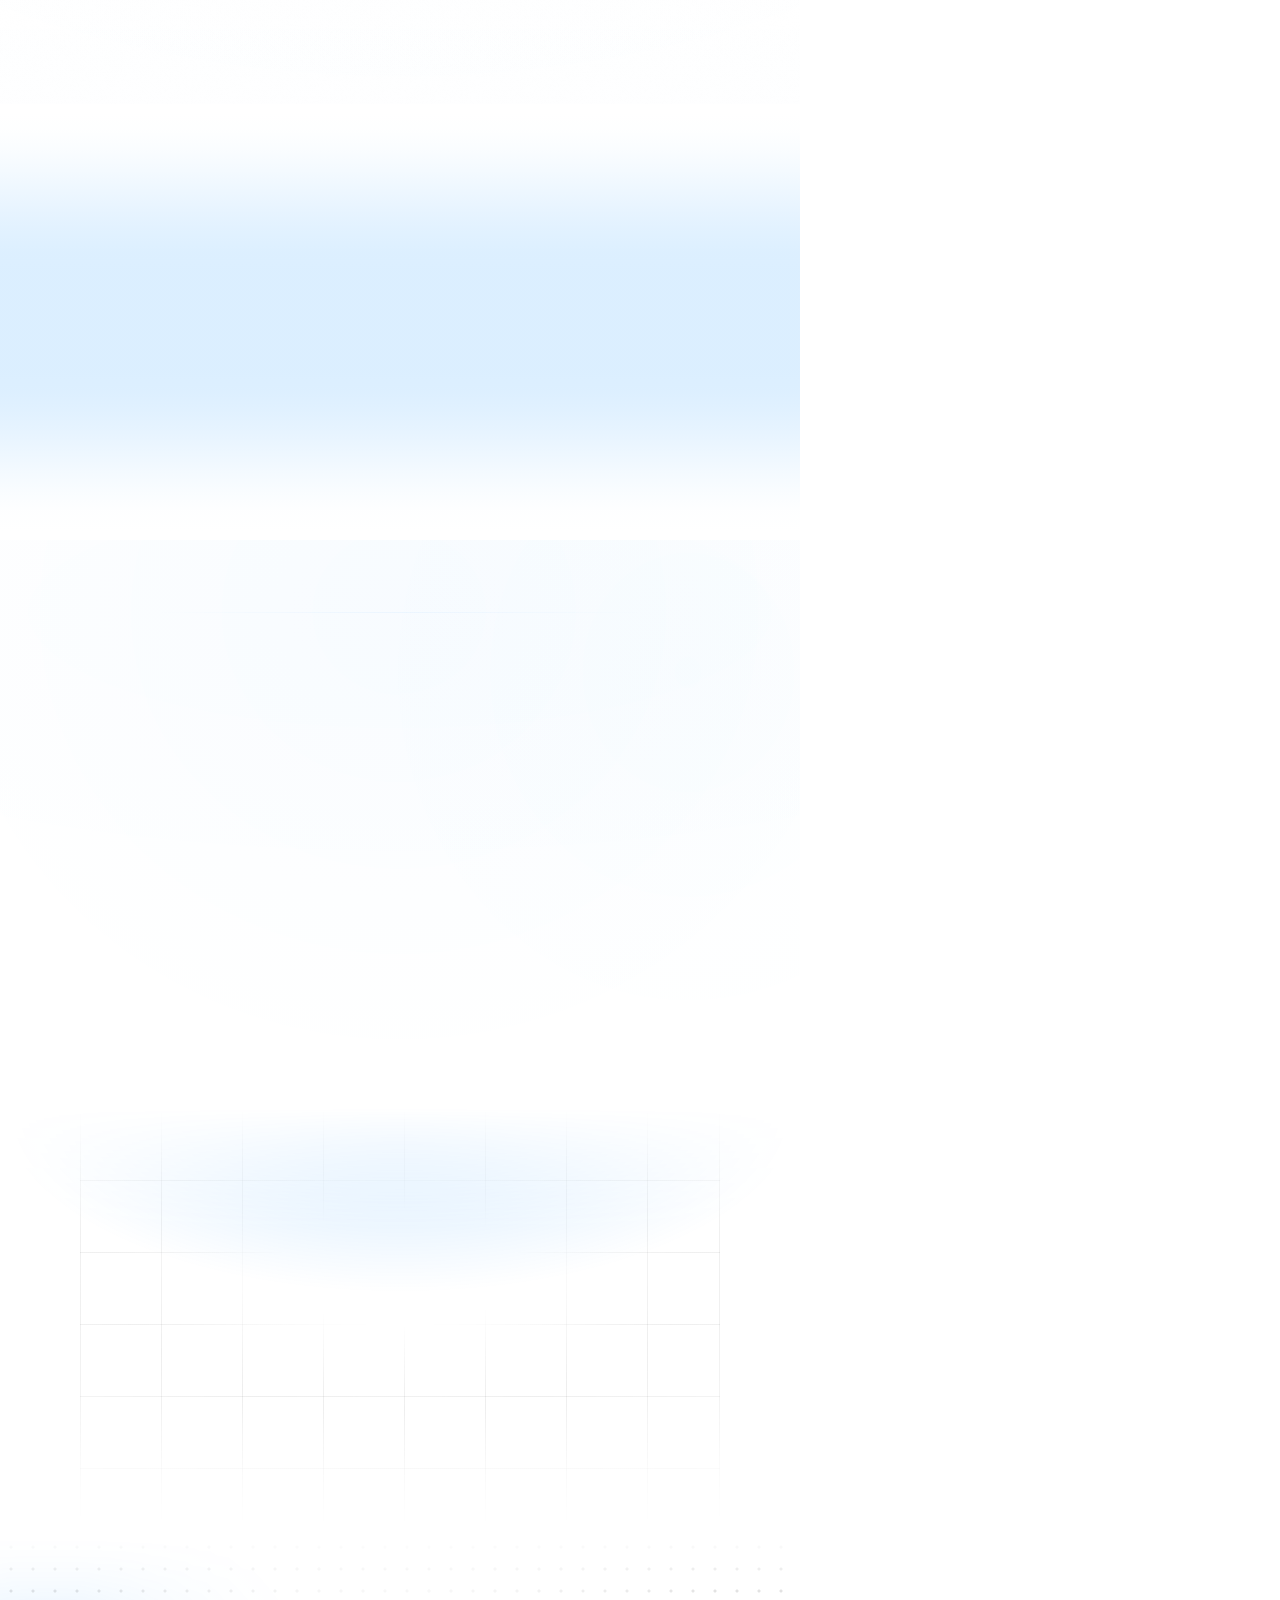
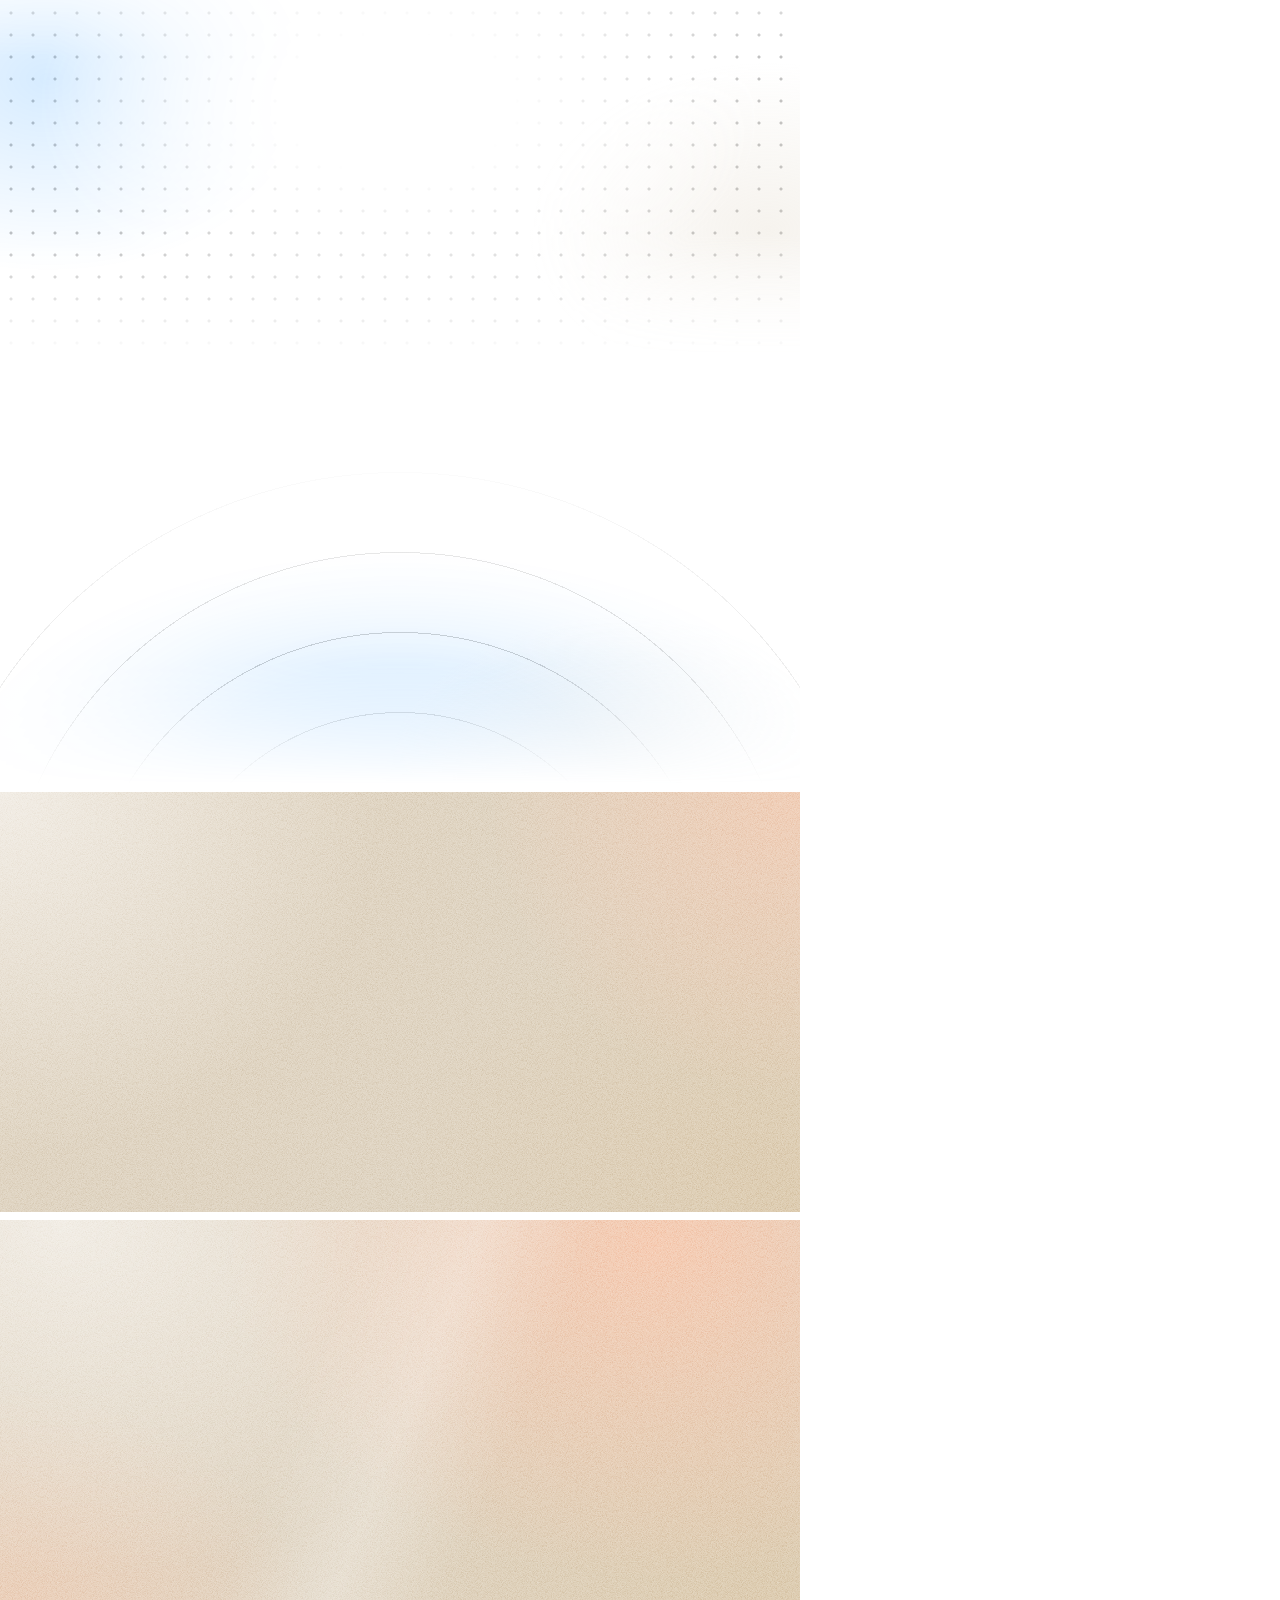
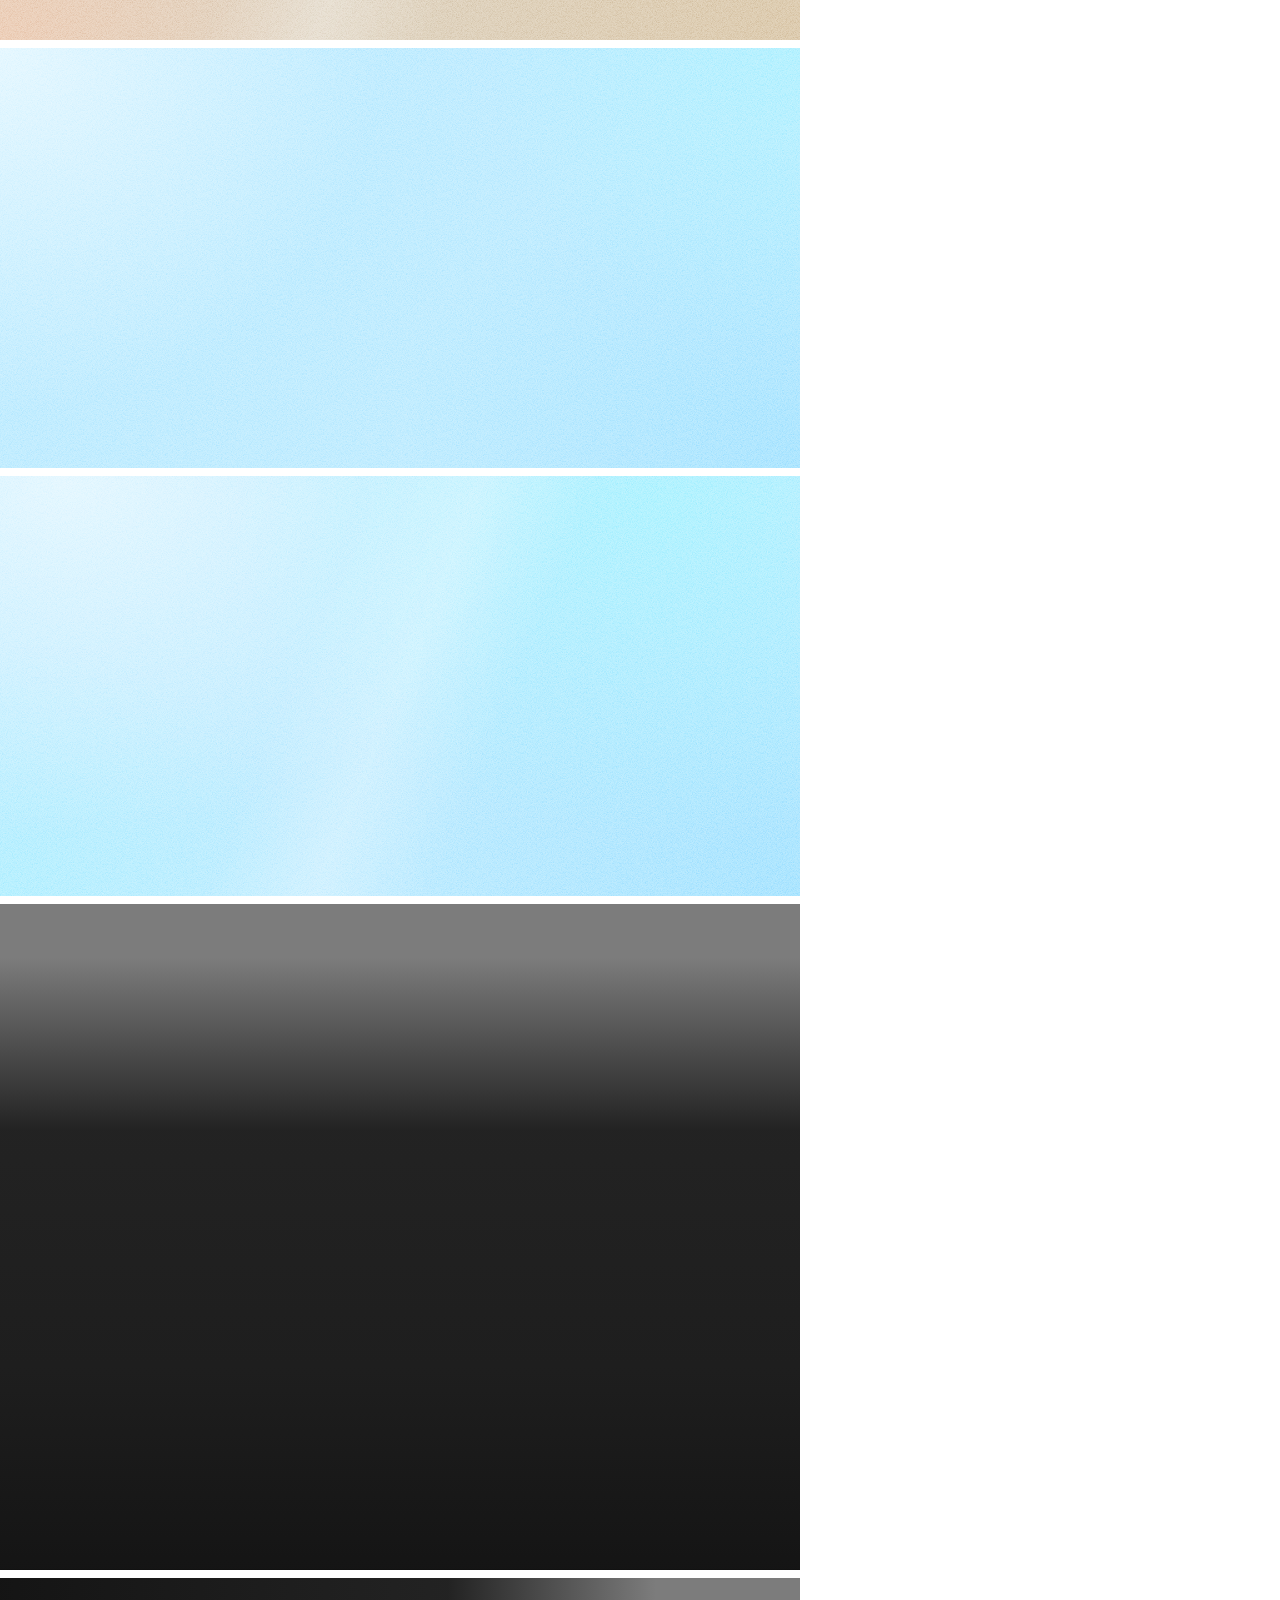
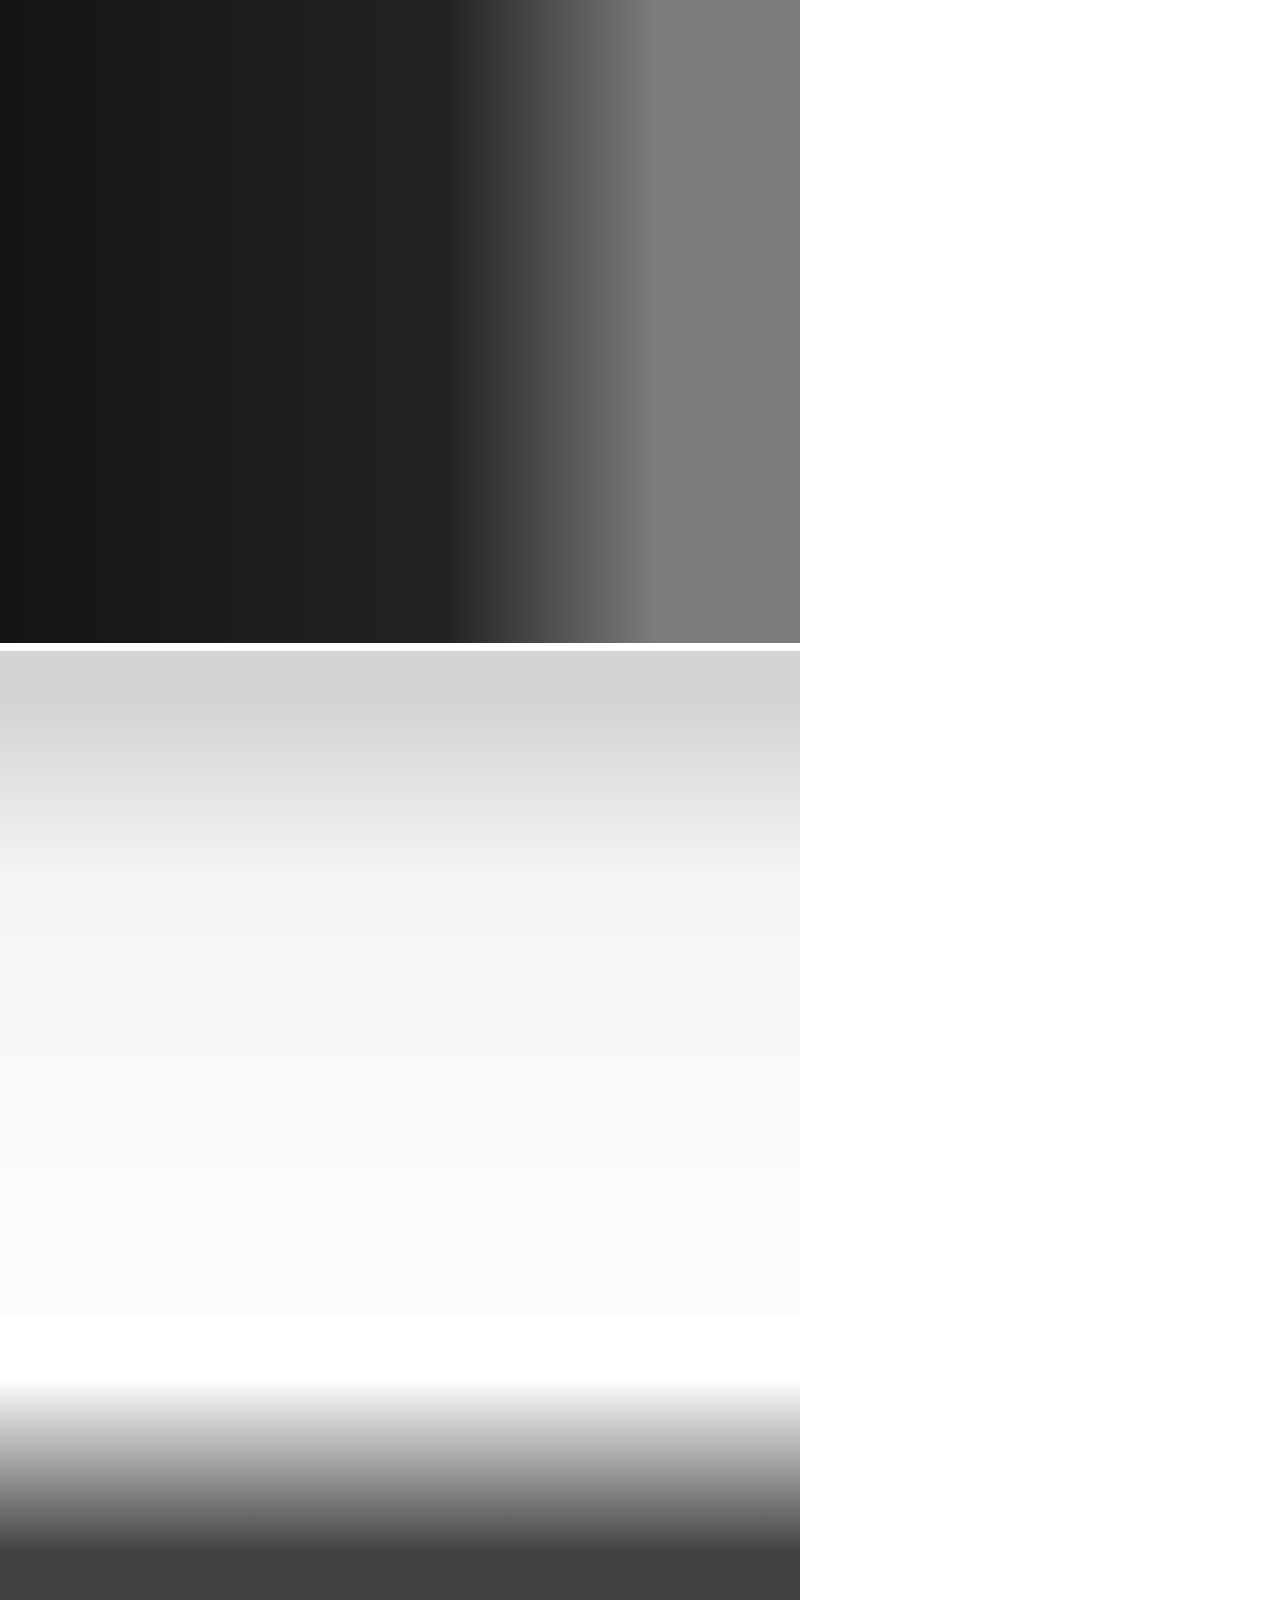
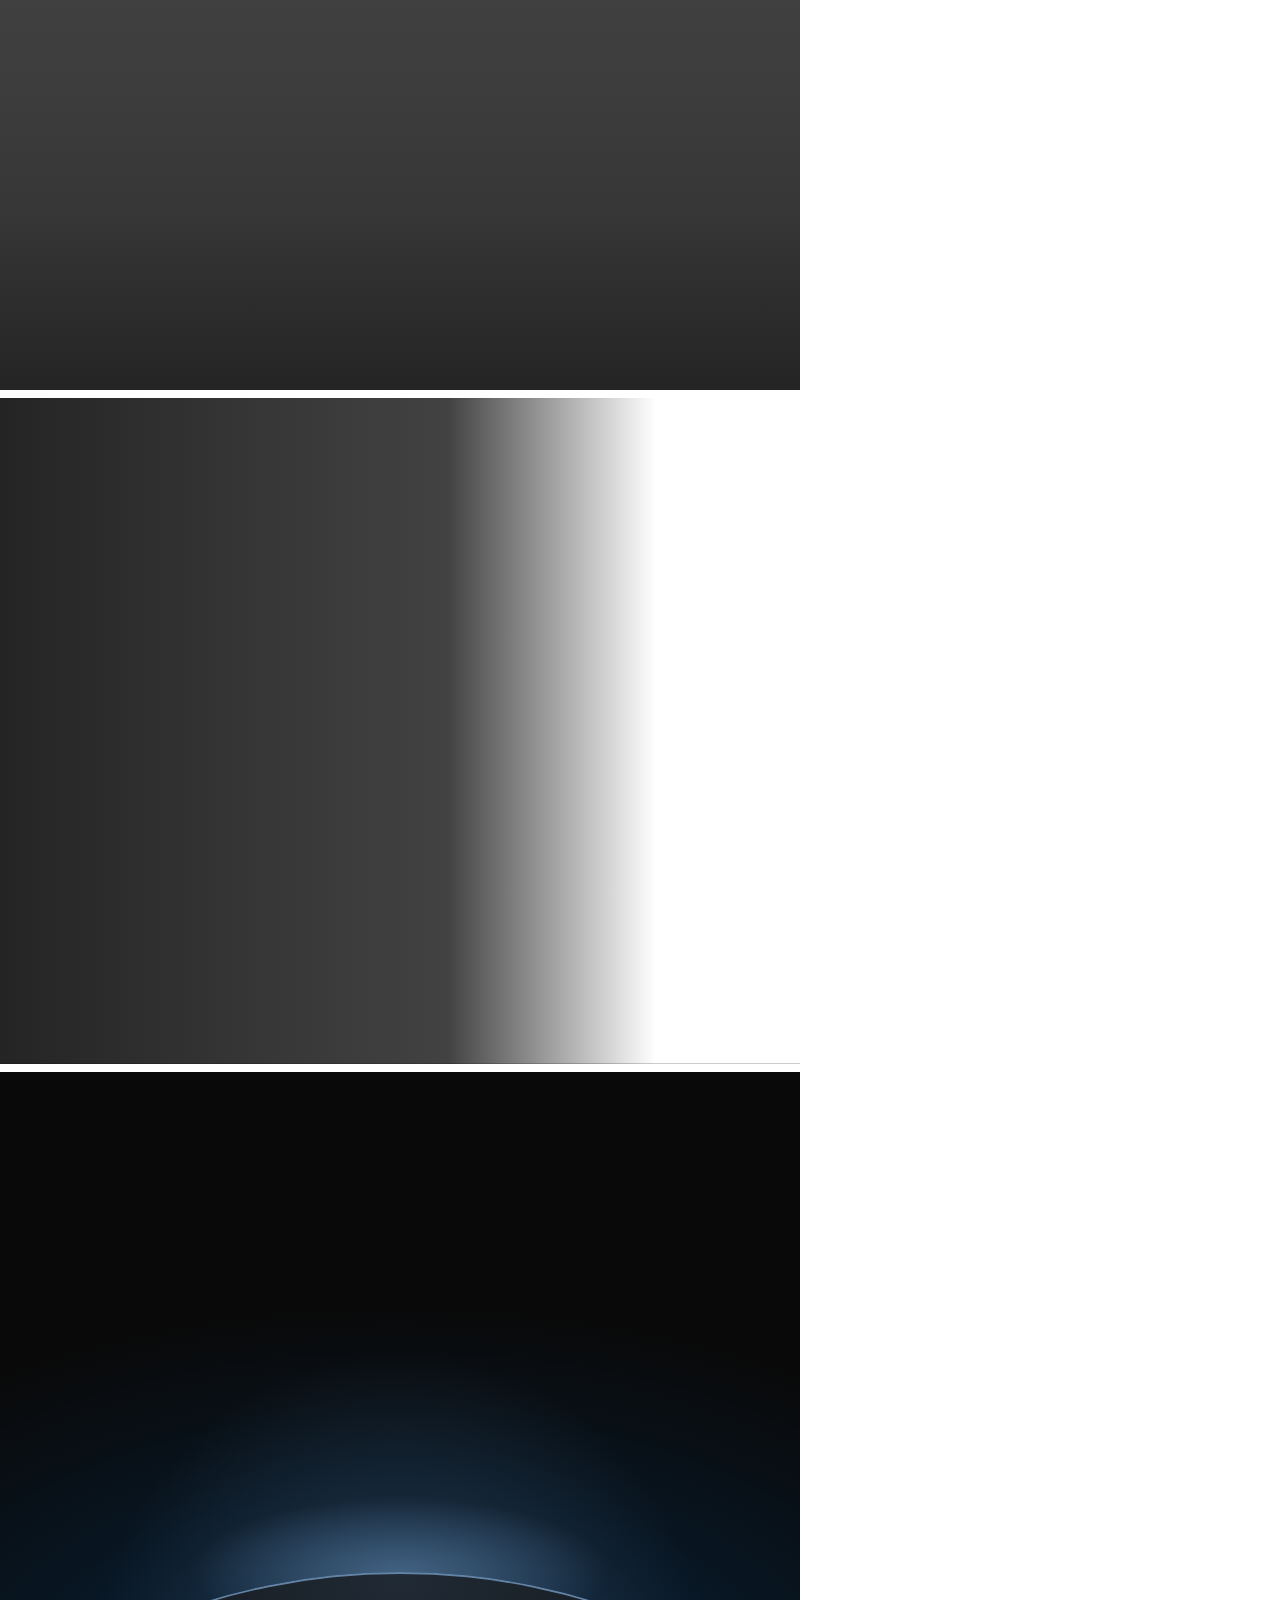
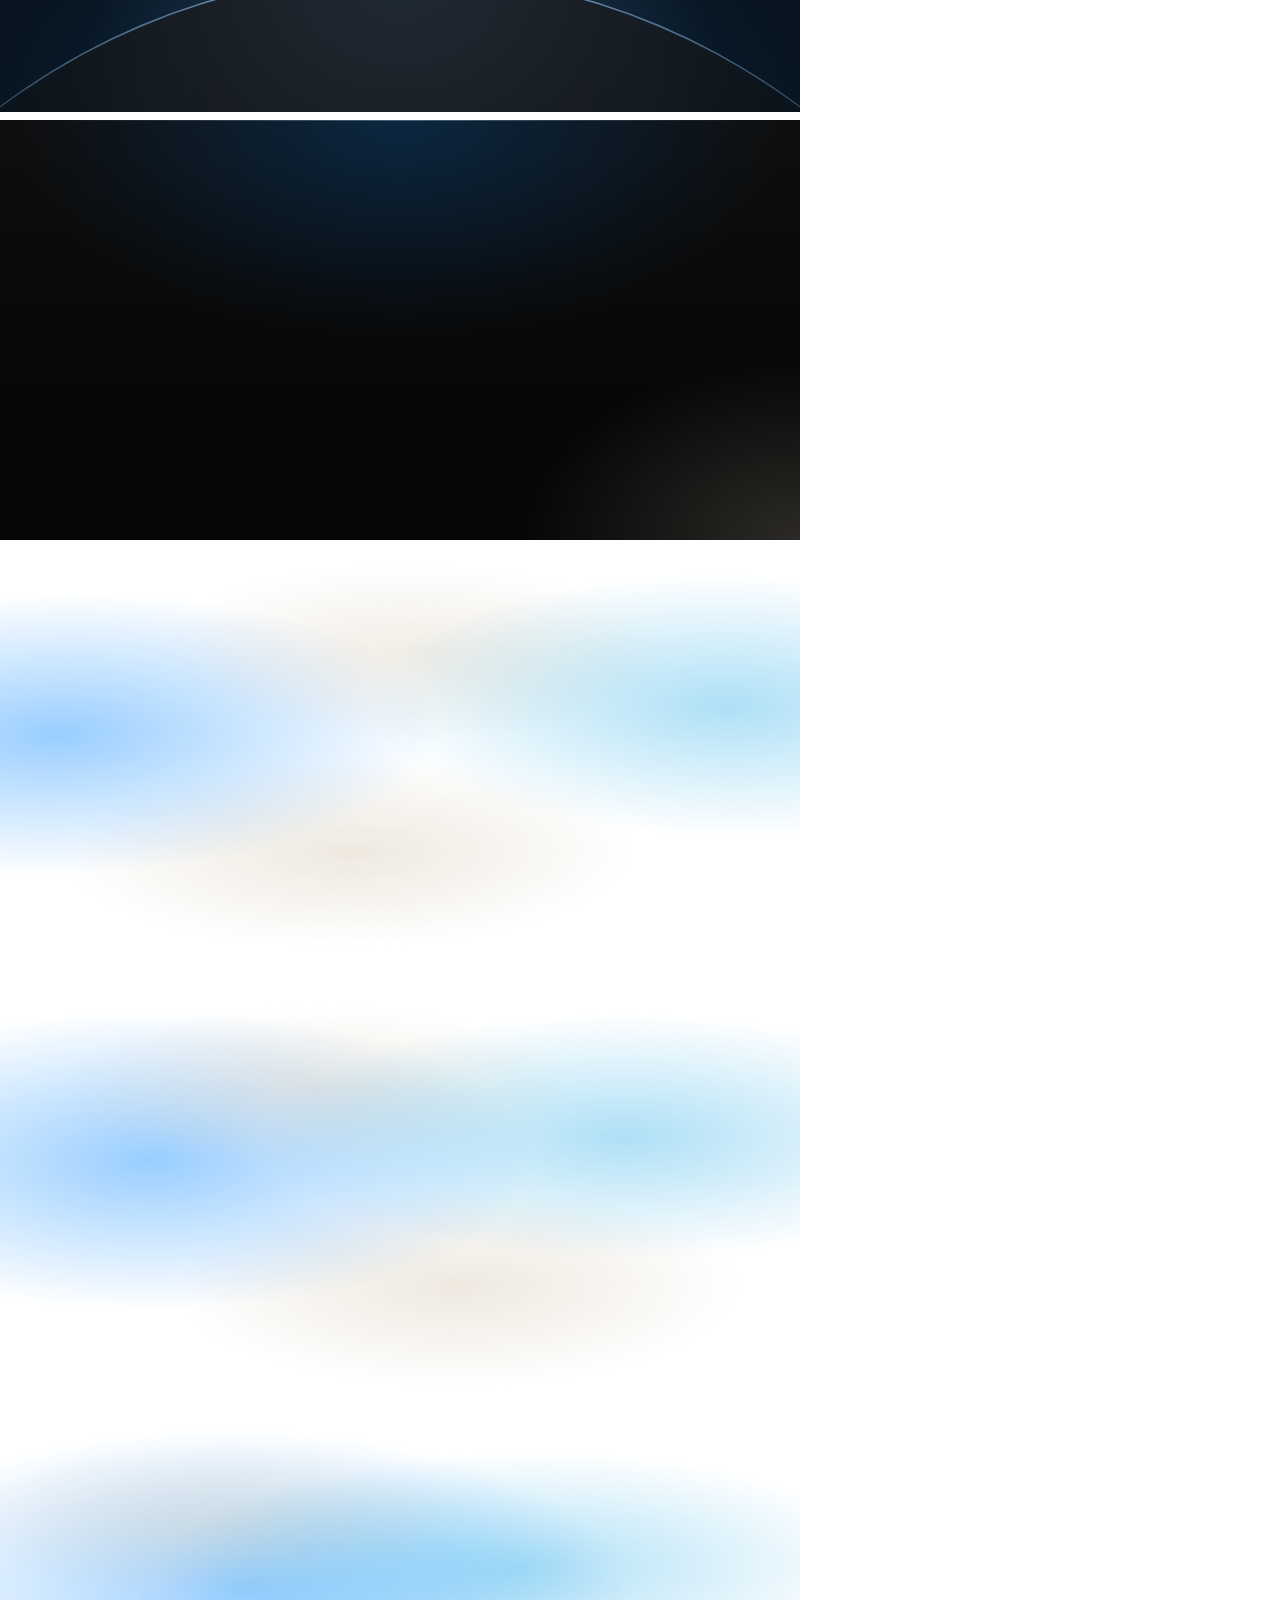
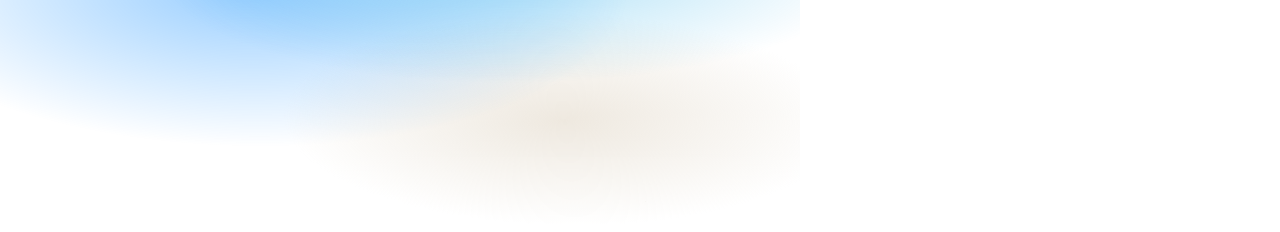
<file: zelvior-vibecoding-skill/subskills/zelvior-craft/assets/backgrounds/check.html>
<!doctype html>
<html lang="en" data-ground="sand">
<head>
<meta charset="utf-8">
<title>Backgrounds contrast check</title>
<!-- Every ground in a 800px box, for check.mjs: it sets a palette, screenshots the boxes and measures
     the ink and muted contrast on every pixel of each ground's text zone (index.json). The photograph
     grounds sit on a flat grey picture: #7c7c7c for the dark scrim, #d4d4d4 for the light one; and the worst case of the dark scrim: a white
     picture (white words on it). The light scrim is for pale photographs only. -->
<link rel="stylesheet" href="../system.css">
<link rel="stylesheet" href="backgrounds.css">
<style>body { margin: 0; width: 800px; } .box { width: 800px; margin: 0 0 8px; padding: 24px; font-size: 20px; } .pi, .pm { visibility: hidden; } .pi { color: var(--ink); } .pm { color: var(--muted); }  /* the liquid blobs held at the start, the middle and the end of their drift (the keyframes in backgrounds.css), so the text zone is measured where they stand under it */
  .at-start::before { animation: none; transform: translate3d(-7%, 0, 0) skewX(-7deg) scaleY(.94); } .at-start::after { animation: none; transform: translate3d(8%, 0, 0) skewX(6deg) scaleY(1.04); }
  .at-mid::before { animation: none; transform: translate3d(.5%, 0, 0) skewX(-.5deg) scaleY(.995); } .at-mid::after { animation: none; transform: translate3d(-.5%, 0, 0) scaleY(.98); }
  .at-end::before { animation: none; transform: translate3d(8%, 0, 0) skewX(6deg) scaleY(1.05); } .at-end::after { animation: none; transform: translate3d(-9%, 0, 0) skewX(-6deg) scaleY(.92); }
</style>
<script src="backgrounds.js" defer></script>
</head>
<body>
<div class="bg-mist box" data-g="mist" style="height:420px"><span class="pi">Ink</span> <span class="pm">Muted</span></div>
<div class="bg-halo box" data-g="halo" style="height:420px"><span class="pi">Ink</span> <span class="pm">Muted</span></div>
<div class="bg-grain box" data-g="grain" style="height:420px"><span class="pi">Ink</span> <span class="pm">Muted</span></div>
<div class="bg-paper box" data-g="paper" style="height:420px"><span class="pi">Ink</span> <span class="pm">Muted</span></div>
<div class="bg-dusk box" data-g="dusk" style="height:420px"><span class="pi">Ink</span> <span class="pm">Muted</span></div>
<div class="bg-topglow box" data-g="topglow" style="height:560px"><span class="pi">Ink</span> <span class="pm">Muted</span></div>
<div class="bg-ruled box" data-g="ruled" style="height:420px"><span class="pi">Ink</span> <span class="pm">Muted</span></div>
<div class="bg-dots box" data-g="dots" style="height:420px"><span class="pi">Ink</span> <span class="pm">Muted</span></div>
<div class="bg-arcs box" data-g="arcs" style="height:420px"><span class="pi">Ink</span> <span class="pm">Muted</span></div>
<div class="bg-band box" data-g="band" style="height:420px"><span class="pi">Ink</span> <span class="pm">Muted</span></div>
<div class="bg-field box" data-g="field" style="height:420px"><span class="pi">Ink</span> <span class="pm">Muted</span></div>
<div class="bg-band bg-tint box" data-g="band-tint" style="height:420px"><span class="pi">Ink</span> <span class="pm">Muted</span></div>
<div class="bg-field bg-tint box" data-g="field-tint" style="height:420px"><span class="pi">Ink</span> <span class="pm">Muted</span></div>
<div class="bg-photo box" data-g="photo" style="height:520px;--g-photo:linear-gradient(#7c7c7c,#7c7c7c)"><span class="pi">Ink</span> <span class="pm">Muted</span></div>
<div class="bg-photo bg-photo--left box" data-g="photo-left" style="height:520px;--g-photo:linear-gradient(#7c7c7c,#7c7c7c)"><span class="pi">Ink</span> <span class="pm">Muted</span></div>
<div class="bg-photo bg-photo--light box" data-g="photo-light" style="height:520px;--g-photo:linear-gradient(#d4d4d4,#d4d4d4)"><span class="pi">Ink</span> <span class="pm">Muted</span></div>
<div class="bg-photo box" data-g="photo-white" style="height:520px;--g-photo:linear-gradient(#fff,#fff)"><span class="pi">Ink</span> <span class="pm">Muted</span></div>
<div class="bg-photo bg-photo--left box" data-g="photo-left-white" style="height:520px;--g-photo:linear-gradient(#fff,#fff)"><span class="pi">Ink</span> <span class="pm">Muted</span></div>
<div class="bg-horizon box" data-g="horizon" style="height:640px"><span class="pi">Ink</span> <span class="pm">Muted</span></div>
<div class="bg-deep box" data-g="deep" style="height:420px"><span class="pi">Ink</span> <span class="pm">Muted</span></div>
<div class="bg-liquid box at-start" data-g="liquid" data-no-pause style="height:420px"><span class="pi">Ink</span> <span class="pm">Muted</span></div>
<div class="bg-liquid box at-mid" data-g="liquid-mid" data-no-pause style="height:420px"><span class="pi">Ink</span> <span class="pm">Muted</span></div>
<div class="bg-liquid box at-end" data-g="liquid-end" data-no-pause style="height:420px"><span class="pi">Ink</span> <span class="pm">Muted</span></div>

</body>
</html>
</file>
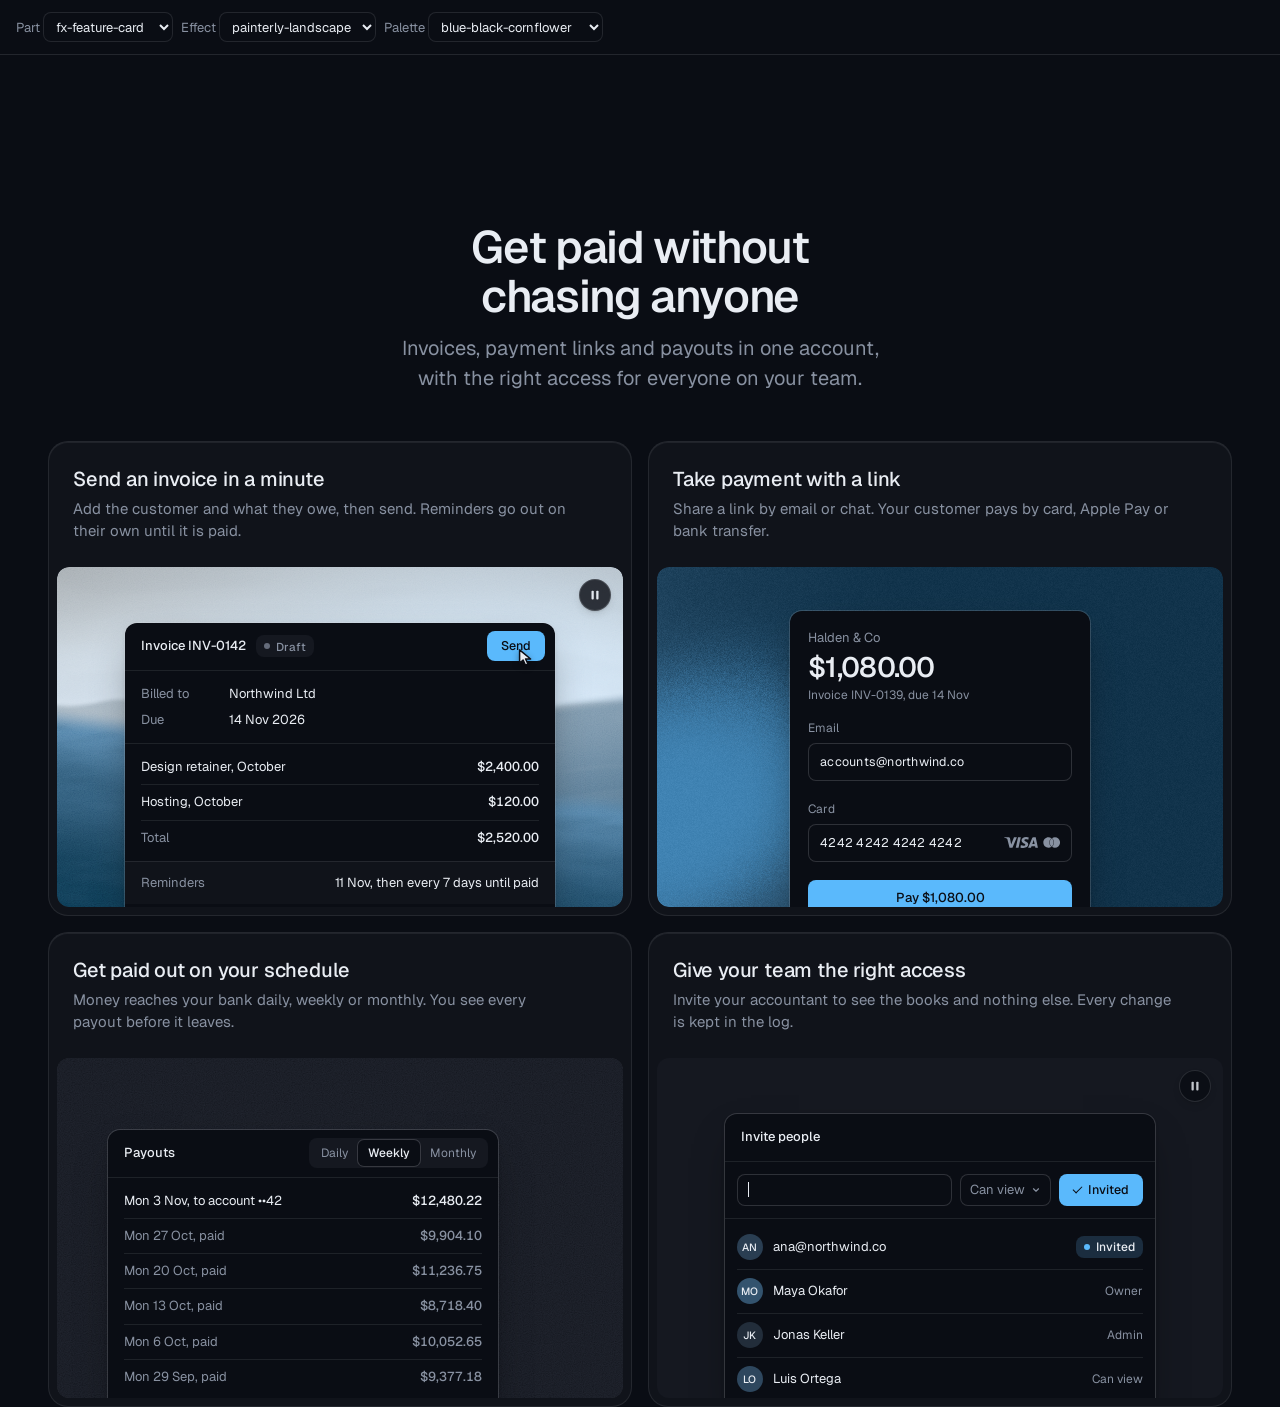
<file: zelvior-vibecoding-skill/subskills/zelvior-craft/assets/components/_lab.html>
<!doctype html>
<html lang="en" data-radius="soft">
<head>
<script>window.__tpGlMax = 16;   /* a gallery shows many live effects at once; a page of a site keeps the default 4 (fx.js) */</script>
<meta charset="utf-8">
<meta name="viewport" content="width=device-width, initial-scale=1">
<title>Component lab</title>
<link rel="preconnect" href="https://fonts.googleapis.com">
<link rel="preconnect" href="https://fonts.gstatic.com" crossorigin>
<link href="https://fonts.googleapis.com/css2?family=Geist:wght@100..900&family=Geist+Mono:wght@400..600&display=swap" rel="stylesheet">
<link rel="stylesheet" href="../system.css">
<link rel="stylesheet" href="./base.css">
<style>
  /* one component on its own, with a chosen effect (or object) and palette:
     _lab.html?c=fx-chart&fx=ruled-grounds&palette=white-link-blue&w=640 */
  :root { --font-display: "Geist", system-ui, sans-serif; --font-text: "Geist", system-ui, sans-serif; --font-mono: "Geist Mono", ui-monospace, monospace; --display-weight: 560; --display-tracking: -0.03em; }
  body { min-height: 100vh; margin: 0; }
  .bar { display: flex; flex-wrap: wrap; gap: 8px; align-items: center; padding: 12px 16px; border-bottom: 1px solid var(--line); font: 13px/1.4 var(--font-text); color: var(--muted); }
  .bar select { font: inherit; color: var(--ink); background: var(--bg); border: 1px solid var(--line); border-radius: var(--r-sm); height: 30px; padding: 0 8px; }
  .stage { padding: clamp(16px, 4vw, 48px); margin-inline: auto; }
</style>
</head>
<body>
<div class="bar">
  <label>Part <select id="c"></select></label>
  <label>Effect <select id="fx"></select></label>
  <label>Palette <select id="pal"></select></label>
</div>
<main class="stage" id="stage"></main>
<script type="module">
  import fx from '../effects/fx.js';
  const PARTS = ['fx-feature-card', 'fx-dither-object', 'fx-headline', 'fx-button', 'fx-prompt', 'fx-icon-tiles', 'fx-stat', 'fx-globe', 'fx-map', 'fx-chart', 'fx-bars', 'fx-band', 'fx-spotlight', 'fx-photo', 'fx-avatar', 'fx-search', 'fx-logos', 'fx-tabs', 'fx-pricing', 'fx-progress'];
  const PALETTES = {
    'blue-black-cornflower': { bg: '#0a0d14', surface: '#131824', ink: '#e9edf3', muted: '#8891a1', accent: '#5ab9fc', accentInk: '#0a0d14' },
    'graphite-safety-orange': { bg: '#18191b', surface: '#222427', ink: '#eff0f1', muted: '#9c9ea3', accent: '#ff4a1f', accentInk: '#18191b' },
    'white-link-blue': { bg: '#ffffff', surface: '#f4f4f4', ink: '#111111', muted: '#6b6b6b', accent: '#1a4be0', accentInk: '#ffffff' },
    'moss-sand': { bg: '#ddd6c6', surface: '#d2cab8', ink: '#2a2a26', muted: '#59574e', accent: '#4f6238', accentInk: '#ffffff' },
    'cobalt-field': { bg: '#0034eb', surface: '#002fd6', ink: '#ffffff', muted: '#dfe4f2', accent: '#e9e34a', accentInk: '#111111' },
  };
  const q = new URLSearchParams(location.search);
  const part = PARTS.includes(q.get('c')) ? q.get('c') : PARTS[0];
  const palId = PALETTES[q.get('palette')] ? q.get('palette') : 'blue-black-cornflower';
  const p = PALETTES[palId];
  const s = document.documentElement.style;
  const action = fx.color.contrast(p.accent, p.bg) >= 2.2 ? p.accent : p.ink;
  Object.entries({ '--p-bg': p.bg, '--p-surface': p.surface, '--p-ink': p.ink, '--p-muted': p.muted, '--p-accent': p.accent, '--p-accent-ink': p.accentInk, '--p-action': action, '--p-action-ink': action === p.accent ? p.accentInk : p.bg }).forEach(([k, v]) => s.setProperty(k, v));
  s.colorScheme = fx.color.isDark(p.bg) ? 'dark' : 'light';
  if (q.has('fallback')) fx.config.forceFallback = true;
  // one part at a time: at most 4 live WebGL contexts on this page
  fx.config.maxLive = 4;
  if (q.has('w')) document.getElementById('stage').style.maxWidth = q.get('w') + 'px';

  const base = `./${part}/`;
  const [meta, html, mod] = await Promise.all([fetch(base + 'meta.json').then(r => r.json()), fetch(base + 'component.html').then(r => r.text()), import(base + 'component.js')]);
  const link = Object.assign(document.createElement('link'), { rel: 'stylesheet', href: base + 'component.css' });
  document.head.append(link);
  await new Promise(r => { link.onload = link.onerror = r; });
  const choices = meta.effects?.length ? meta.effects : meta.objects || [];
  const chosen = choices.includes(q.get('fx')) ? q.get('fx') : meta.default;
  const stage = document.getElementById('stage');
  stage.innerHTML = html;
  const root = stage.firstElementChild;
  // the chosen effect goes where the part reads it: data-cx-object, data-cx-fill, or data-cx-effect on the root
  // the dither object: one figure set to the chosen object (one live object, as on a page); no caption under it
  if (meta.objects) {
    const fig = root.matches('[data-cx-object]') ? root : root.querySelector('[data-cx-object]');
    fig.dataset.cxObject = chosen;
    if (q.get('render') === 'studio') fig.dataset.cxRender = 'studio';
    fig.querySelector('.cx-obj__stage').removeAttribute('aria-label');
    fig.style.maxWidth = '720px';
  }
  // without ?fx= the markup keeps its own effects (the feature card mixes a landscape and a grain: setting
  // the default on every panel would paint the grain panel as a landscape too)
  else if (!choices.includes(q.get('fx'))) { /* as written */ }
  else if (root.querySelector('[data-cx-fill]')) root.querySelectorAll('[data-cx-fill]').forEach(el => { el.dataset.cxFill = chosen; });
  else if (root.querySelector('[data-cx-effect]')) root.querySelectorAll('[data-cx-effect]').forEach(el => { el.dataset.cxEffect = chosen; });
  else root.dataset.cxEffect = chosen;
  // the map draws its baked streets; an effect named with ?fx= shows its fallback ground (no map data) instead
  if (part === 'fx-map' && choices.includes(q.get('fx'))) delete root.dataset.cxMap;
  await document.fonts.ready;
  window.__part = mod.default(root);
  setTimeout(() => { document.documentElement.dataset.ready = '1'; }, 1200);

  const fill = (sel, list, cur, key) => {
    const el = document.getElementById(sel);
    el.innerHTML = list.map(v => `<option${v === cur ? ' selected' : ''}>${v}</option>`).join('');
    el.addEventListener('change', () => { q.set(key, el.value); if (key === 'c') q.delete('fx'); location.search = q.toString(); });
  };
  fill('c', PARTS, part, 'c');
  // a part whose default is none (the map's streets, the photograph as it is) lists none first, so the
  // select never shows an effect that is not on
  fill('fx', meta.default === 'none' ? ['none', ...choices] : choices, chosen, 'fx');
  fill('pal', Object.keys(PALETTES), palId, 'palette');
</script>
</body>
</html>
</file>
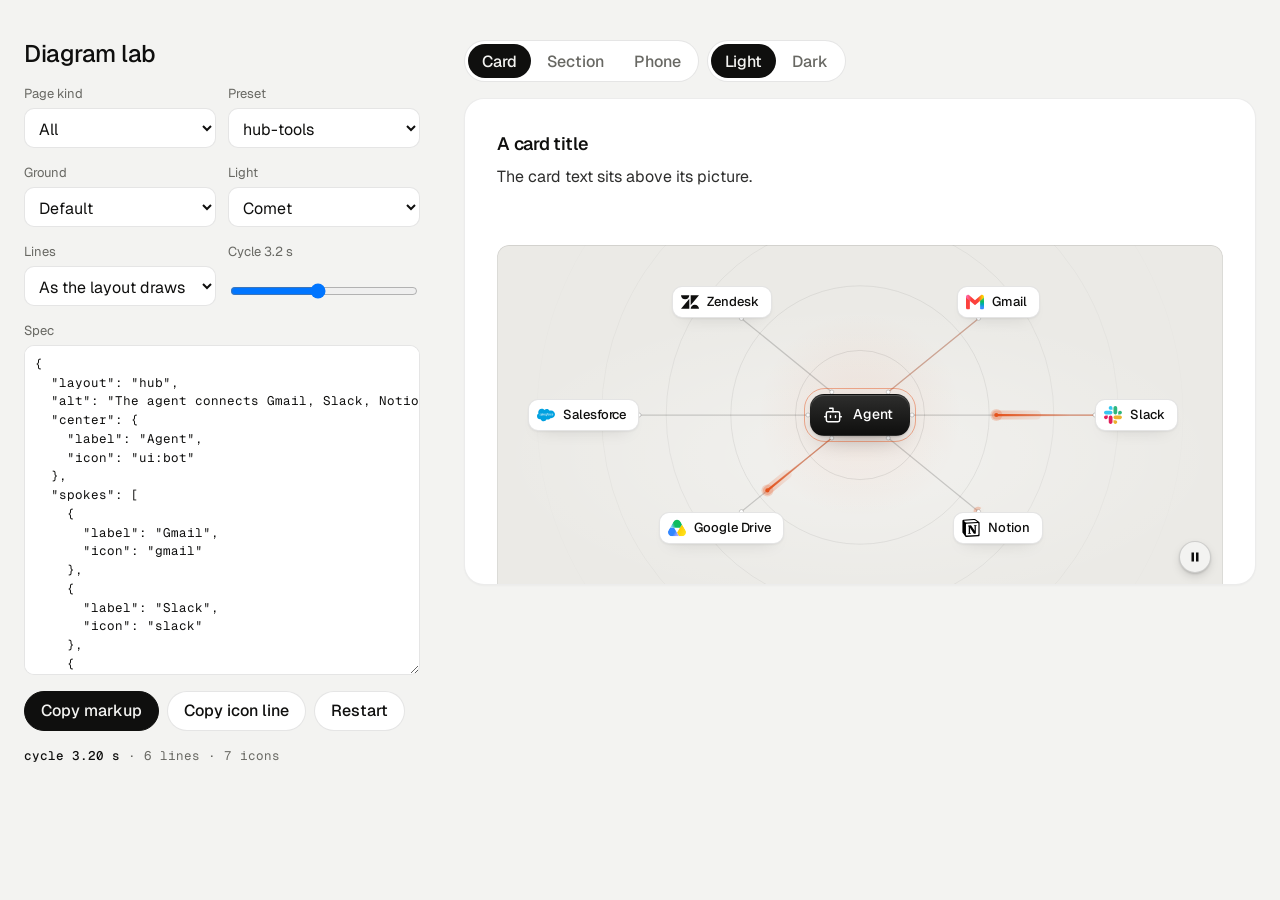
<file: zelvior-vibecoding-skill/subskills/zelvior-craft/assets/diagrams/lab.html>
<!doctype html>
<html lang="en">
<head>
<meta charset="utf-8">
<meta name="viewport" content="width=device-width, initial-scale=1">
<title>Diagram lab</title>
<link rel="preconnect" href="https://fonts.googleapis.com">
<link rel="preconnect" href="https://fonts.gstatic.com" crossorigin>
<link href="https://fonts.googleapis.com/css2?family=Geist:wght@300..700&family=Geist+Mono:wght@400;500&display=swap" rel="stylesheet">
<link rel="stylesheet" href="../ui/cards.css">
<link rel="stylesheet" href="diagram.css">
<style>
  /* The builder: pick a preset, change the JSON or the controls, see the card at once, copy the markup. Not part of a page. */
  :root { --font-text: "Geist", system-ui, sans-serif; --font-display: "Geist", system-ui, sans-serif; --font-mono: "Geist Mono", ui-monospace, monospace; }
  [data-theme="light"] { --bg: #f3f3f1; --card: #ffffff; --ink: #0f0f0e; --muted: #686863; --accent: #e5531c; --accent-ink: #ffffff; --frag: #ffffff; --ground-bg: #ebeae6; --ground-accent: #dcd9d0; --line: rgb(0 0 0 / .1); --field: #ffffff; }
  [data-theme="light"][data-accent="blue"] { --accent: #2456e8; }
  [data-theme="light"][data-accent="green"] { --accent: #16825d; }
  [data-theme="dark"] { --bg: #070708; --card: #141416; --ink: #f2f2ef; --muted: #8f9094; --accent: #ff7a3c; --accent-ink: #120c08; --frag: #1c1d20; --ground-bg: #101012; --ground-accent: #232326; --line: rgb(255 255 255 / .12); --field: #101012; }
  [data-theme="dark"][data-accent="white"] { --accent: #f2f2ef; --accent-ink: #0b0b0c; }
  [data-theme="dark"][data-accent="green"] { --accent: #3ccf8e; --accent-ink: #06130d; }
  * { box-sizing: border-box; }
  html, body { margin: 0; }
  body { font-family: var(--font-text); background: var(--bg); color: var(--ink); -webkit-font-smoothing: antialiased; min-height: 100vh; }
  .lab { display: grid; gap: 32px; max-width: 1440px; margin: 0 auto; padding: 32px 24px 64px; }
  .side { display: grid; gap: 16px; align-content: start; min-width: 0; }
  .side h1 { margin: 0; font: 500 24px/1.2 var(--font-display); letter-spacing: -0.02em; }
  .row { display: grid; gap: 6px; }
  .row > label, .row > .lbl { font-size: 13px; color: var(--muted); }
  .two { display: grid; grid-template-columns: 1fr 1fr; gap: 12px; }
  select, textarea, button, input[type=range] { font: inherit; color: inherit; }
  select, textarea { width: 100%; background: var(--field); border: 1px solid var(--line); border-radius: 10px; padding: 9px 10px; }
  select { height: 40px; }
  textarea { min-height: 360px; resize: vertical; font: 400 12.5px/1.5 var(--font-mono); white-space: pre; tab-size: 2; }
  textarea.is-bad { border-color: #c4321c; }
  .btns { display: flex; flex-wrap: wrap; gap: 8px; }
  button.b { height: 40px; padding: 0 16px; border-radius: 999px; border: 1px solid var(--line); background: var(--card); cursor: pointer; font-weight: 500; }
  button.b:hover { border-color: var(--ink); }
  button.b--main { background: var(--ink); color: var(--bg); border-color: var(--ink); }
  .out { font: 400 12.5px/1.5 var(--font-mono); color: var(--muted); overflow-wrap: anywhere; min-height: 1.5em; }
  .out b { color: var(--ink); font-weight: 500; }
  .out .bad { color: #c4321c; }
  .lb-stage { min-width: 0; display: grid; align-content: start; gap: 16px; }
  .lb-stage .card > .panel { --p-h: 340px; }
  .lb-stage .card--wide > .panel { --p-h: 560px; }
  .lb-stage .card--phone { max-width: 390px; }
  .lb-stage .card--phone > .panel { --p-h: 300px; }
  .seg { display: inline-flex; border: 1px solid var(--line); border-radius: 999px; padding: 3px; gap: 2px; background: var(--card); width: fit-content; }
  .seg button { height: 34px; padding: 0 14px; border: 0; background: none; border-radius: 999px; cursor: pointer; font-weight: 500; color: var(--muted); }
  .seg button[aria-pressed="true"] { background: var(--ink); color: var(--bg); }
  @media (min-width: 1024px) { .lab { grid-template-columns: 400px minmax(0, 1fr); gap: 40px; padding-top: 40px; } textarea { min-height: 330px; } .side { position: sticky; top: 24px; max-height: calc(100vh - 48px); overflow: auto; padding-right: 4px; } }
  @media (max-width: 639px) { .lab { padding: 24px 16px 48px; } }
</style>
</head>
<body data-theme="light" data-icon-base="../icons/demo/">
<div class="lab">
  <aside class="side">
    <h1>Diagram lab</h1>
    <div class="two">
      <div class="row"><label for="type">Page kind</label><select id="type"><option value="">All</option><option>software</option><option>tech</option><option>gaming</option><option>product</option><option>service</option></select></div>
      <div class="row"><label for="preset">Preset</label><select id="preset"></select></div>
    </div>
    <div class="two">
      <div class="row"><label for="ground">Ground</label><select id="ground"><option value="">Default</option><option>dots</option><option>rings</option><option>grid</option><option>glow</option><option>glow dots</option><option>glow rings</option><option>none</option></select></div>
      <div class="row"><label for="pulse">Light</label><select id="pulse"><option value="">Comet</option><option>dot</option><option>none</option></select></div>
    </div>
    <div class="two">
      <div class="row"><label for="curve">Lines</label><select id="curve"><option value="">As the layout draws them</option><option>curve</option><option>elbow</option><option>swirl</option></select></div>
      <div class="row"><label for="cycle">Cycle <span id="cycleV">3.2 s</span></label><input id="cycle" type="range" min="2.5" max="4" step="0.1" value="3.2"></div>
    </div>
    <div class="row"><label for="json">Spec</label><textarea id="json" spellcheck="false"></textarea></div>
    <div class="btns">
      <button class="b b--main" id="copy" type="button">Copy markup</button>
      <button class="b" id="copyIcons" type="button">Copy icon line</button>
      <button class="b" id="restart" type="button">Restart</button>
    </div>
    <div class="out" id="info"></div>
  </aside>
  <main class="lb-stage">
    <div class="btns">
      <div class="seg" id="size" role="group" aria-label="Size"><button type="button" data-v="card" aria-pressed="true">Card</button><button type="button" data-v="section" aria-pressed="false">Section</button><button type="button" data-v="phone" aria-pressed="false">Phone</button></div>
      <div class="seg" id="theme" role="group" aria-label="Palette"><button type="button" data-v="light" aria-pressed="true">Light</button><button type="button" data-v="dark" aria-pressed="false">Dark</button></div>
    </div>
    <article class="card card--row" id="card"><h3 id="ct"></h3><p id="cp"></p><div class="panel"><div class="dg" id="dg"></div></div></article>
  </main>
</div>
<script type="module">
  import dg from './diagram.js';
  const $ = id => document.getElementById(id);
  const presets = await dg.presets();
  const base = new URL('../icons/demo/', location.href).href;
  const q = new URLSearchParams(location.search);
  let spec = null, d = null, size = 'card';

  const names = type => Object.keys(presets).filter(k => !type || (presets[k].types || []).includes(type));
  const fillPresets = () => { $('preset').innerHTML = names($('type').value).map(k => `<option>${k}</option>`).join(''); };
  const load = id => { spec = JSON.parse(JSON.stringify(presets[id])); delete spec.types; $('json').value = JSON.stringify(spec, null, 2); sync(); };
  const first = n => (spec.center || spec.core || spec.input || spec.root || spec.left || {}).label || n;

  function iconIds(o, out = new Set()) {
    if (Array.isArray(o)) o.forEach(x => iconIds(x, out));
    else if (o && typeof o === 'object') for (const k in o) { if (k === 'icon' && typeof o[k] === 'string' && !/^text:|[/.]/.test(o[k])) out.add(o[k]); else iconIds(o[k], out); }
    return out;
  }
  function markup() {
    const j = JSON.stringify(spec);
    return /'/.test(j)
      ? `<div class="panel"><div class="dg" data-diagram><script type="application/json">${j}<\/script></div></div>`
      : `<div class="panel"><div class="dg" data-diagram='${j}'></div></div>`;
  }
  function paint() {
    const card = $('card');
    card.classList.toggle('card--wide', size === 'section');
    card.classList.toggle('card--phone', size === 'phone');
    const s = JSON.parse(JSON.stringify(spec));
    if (size === 'section') s.size = 'section';
    $('ct').textContent = 'A card title';
    $('cp').textContent = 'The card text sits above its picture.';
    const el = $('dg');
    d = dg.mount(el, s, { iconBase: base });
    const ids = [...iconIds(spec)];
    setTimeout(() => {
      $('info').innerHTML = `<b>cycle ${d.T ? d.T.toFixed(2) : '-'} s</b> · ${d.E ? d.E.filter(e => e.lit).length : 0} lines · ${ids.length} icons`;
    }, 400);
  }
  function sync() {
    try { spec = JSON.parse($('json').value); $('json').classList.remove('is-bad'); } catch (e) { $('json').classList.add('is-bad'); $('info').innerHTML = `<span class="bad">${e.message}</span>`; return; }
    paint();
  }
  // a control writes into the spec and the textarea
  function setField(path, v) {
    try { spec = JSON.parse($('json').value); } catch { return; }
    const [a, b] = path.split('.');
    if (b) { spec[a] = spec[a] || {}; if (v === '' || v == null) delete spec[a][b]; else spec[a][b] = v; if (!Object.keys(spec[a]).length) delete spec[a]; }
    else if (v === '' || v == null) delete spec[a]; else spec[a] = v;
    $('json').value = JSON.stringify(spec, null, 2);
    sync();
  }
  $('type').onchange = () => { fillPresets(); load($('preset').value); };
  $('preset').onchange = () => { $('ground').value = $('pulse').value = $('curve').value = ''; $('cycle').value = 3.2; $('cycleV').textContent = '3.2 s'; load($('preset').value); };
  $('ground').onchange = () => setField('ground', $('ground').value);
  $('pulse').onchange = () => setField('motion.pulse', $('pulse').value);
  $('curve').onchange = () => setField('curve', $('curve').value);
  $('cycle').oninput = () => { $('cycleV').textContent = (+$('cycle').value).toFixed(1) + ' s'; setField('motion.cycle', +$('cycle').value === 3.2 ? '' : +$('cycle').value); };
  let t0; $('json').oninput = () => { clearTimeout(t0); t0 = setTimeout(sync, 350); };
  $('restart').onclick = () => d && d.restart && d.restart();
  const copy = async (text, btn, label) => { try { await navigator.clipboard.writeText(text); btn.textContent = 'Copied'; } catch { btn.textContent = 'Copy failed'; } setTimeout(() => (btn.textContent = label), 1400); };
  $('copy').onclick = () => copy(markup(), $('copy'), 'Copy markup');
  $('copyIcons').onclick = () => copy(`node <skill>/scripts/icons.mjs fetch ${[...iconIds(spec)].join(' ')} --out assets/icons`, $('copyIcons'), 'Copy icon line');
  for (const [id, key] of [['size', 'size'], ['theme', 'theme']]) {
    $(id).onclick = ev => {
      const b = ev.target.closest('button'); if (!b) return;
      [...$(id).children].forEach(x => x.setAttribute('aria-pressed', String(x === b)));
      if (key === 'size') { size = b.dataset.v; paint(); } else document.body.dataset.theme = b.dataset.v;
    };
  }
  if (q.get('type')) $('type').value = q.get('type');
  fillPresets();
  if (q.get('preset') && presets[q.get('preset')]) $('preset').value = q.get('preset');
  if (q.get('theme') === 'dark') { document.body.dataset.theme = 'dark'; $('theme').children[1].click(); }
  load($('preset').value);
  window.__lab = { get d() { return d; } };
</script>
</body>
</html>
</file>
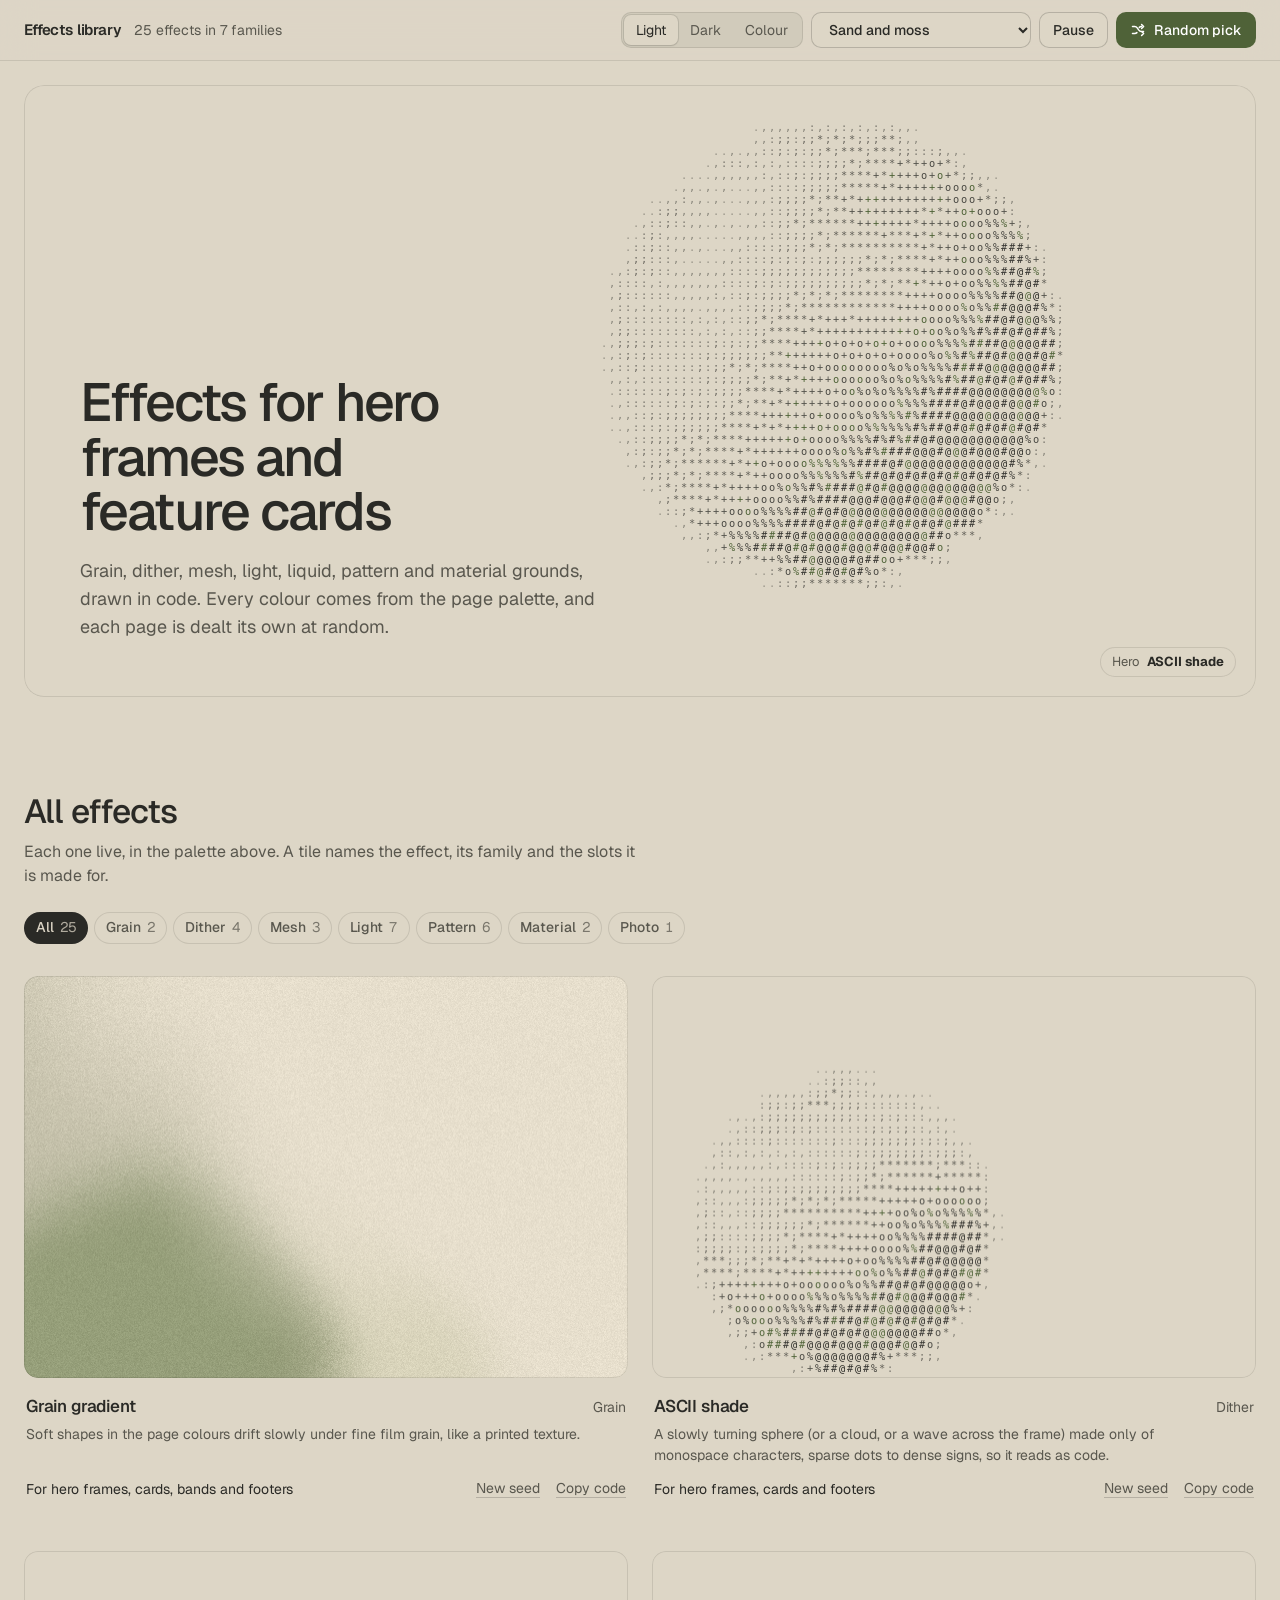
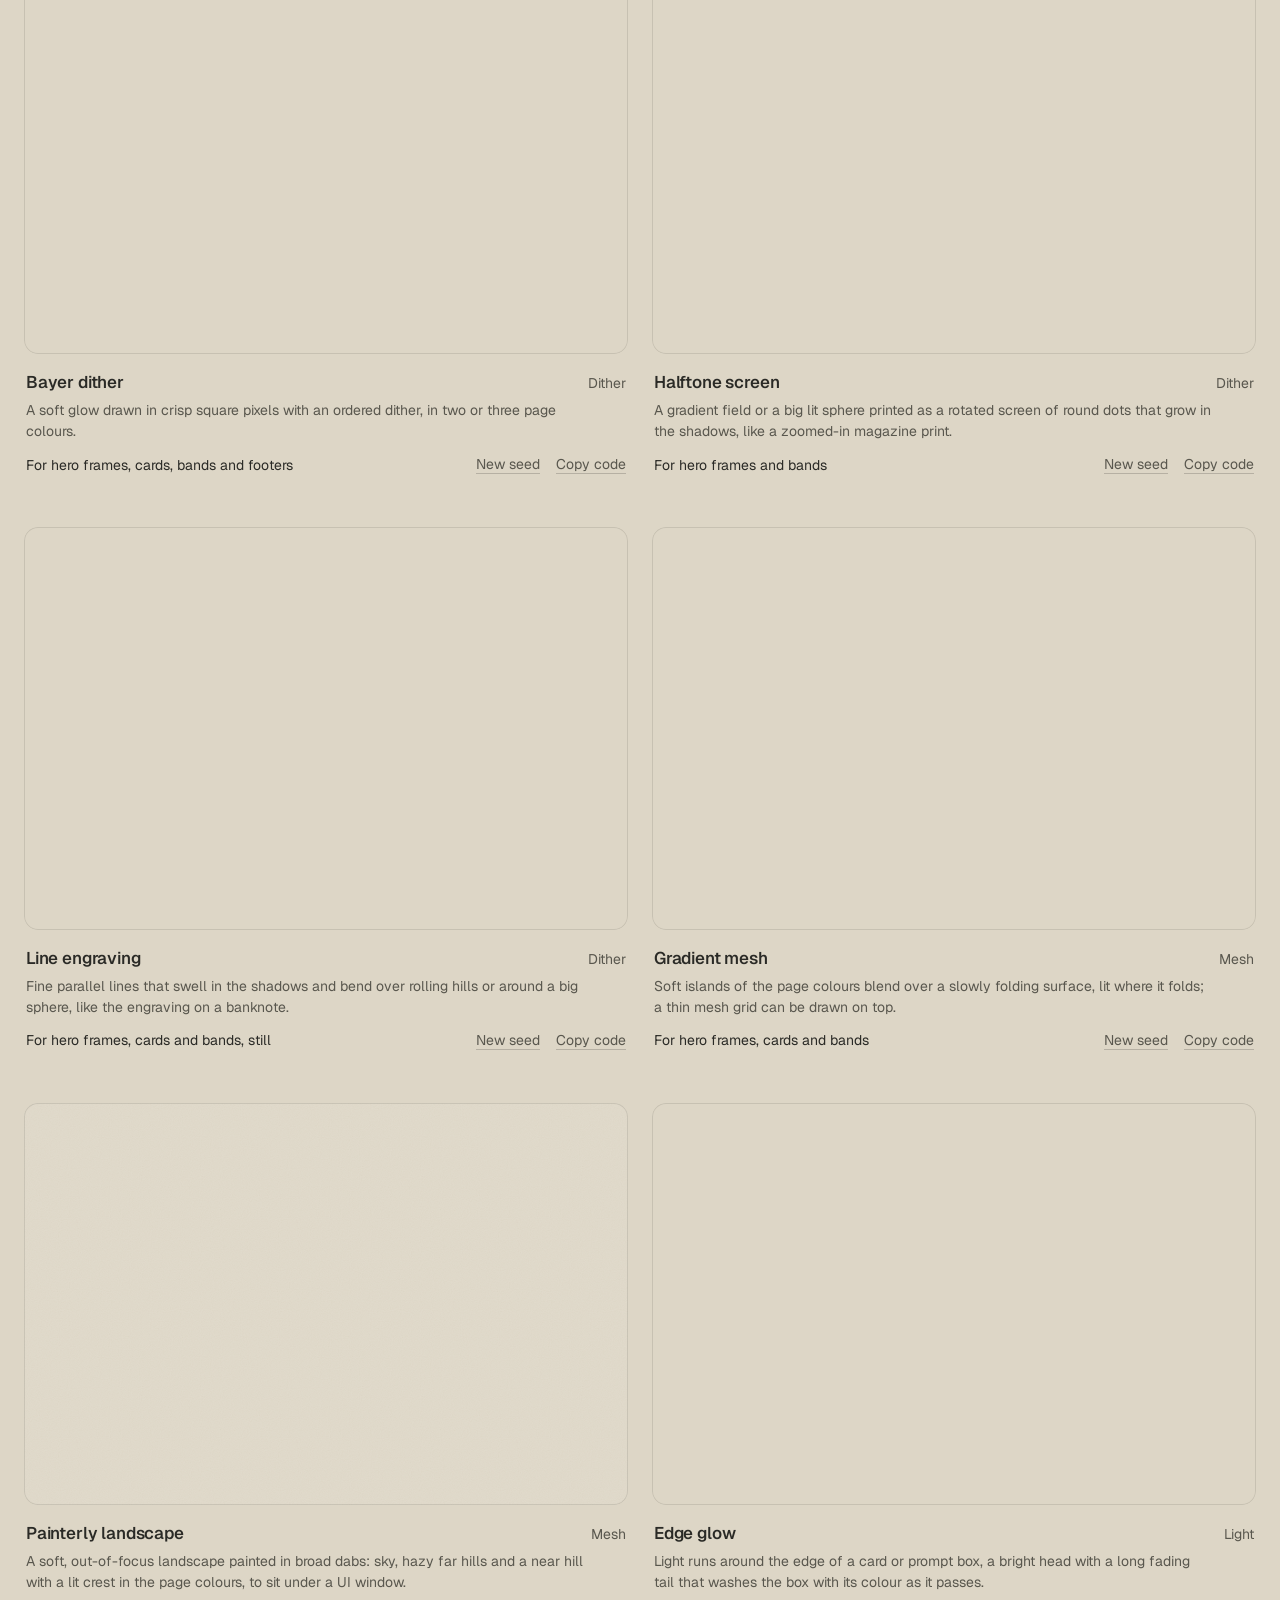
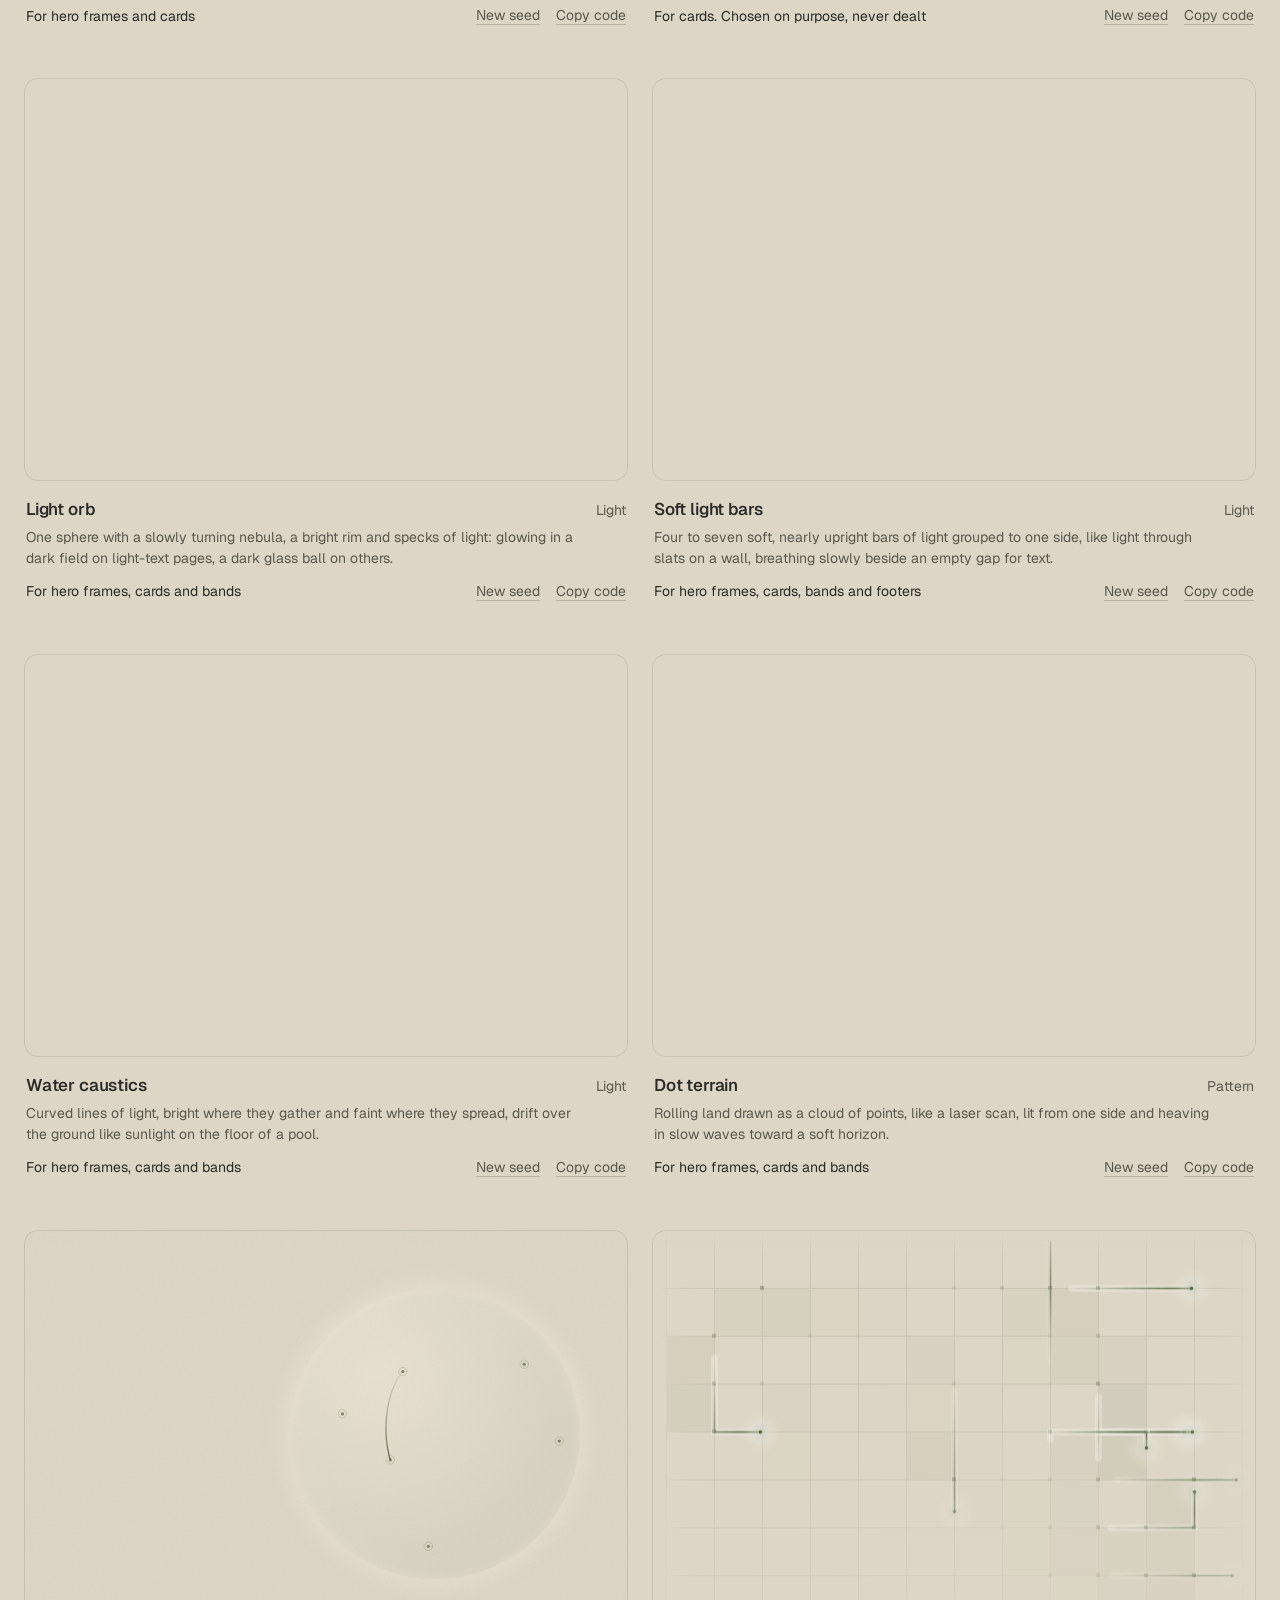
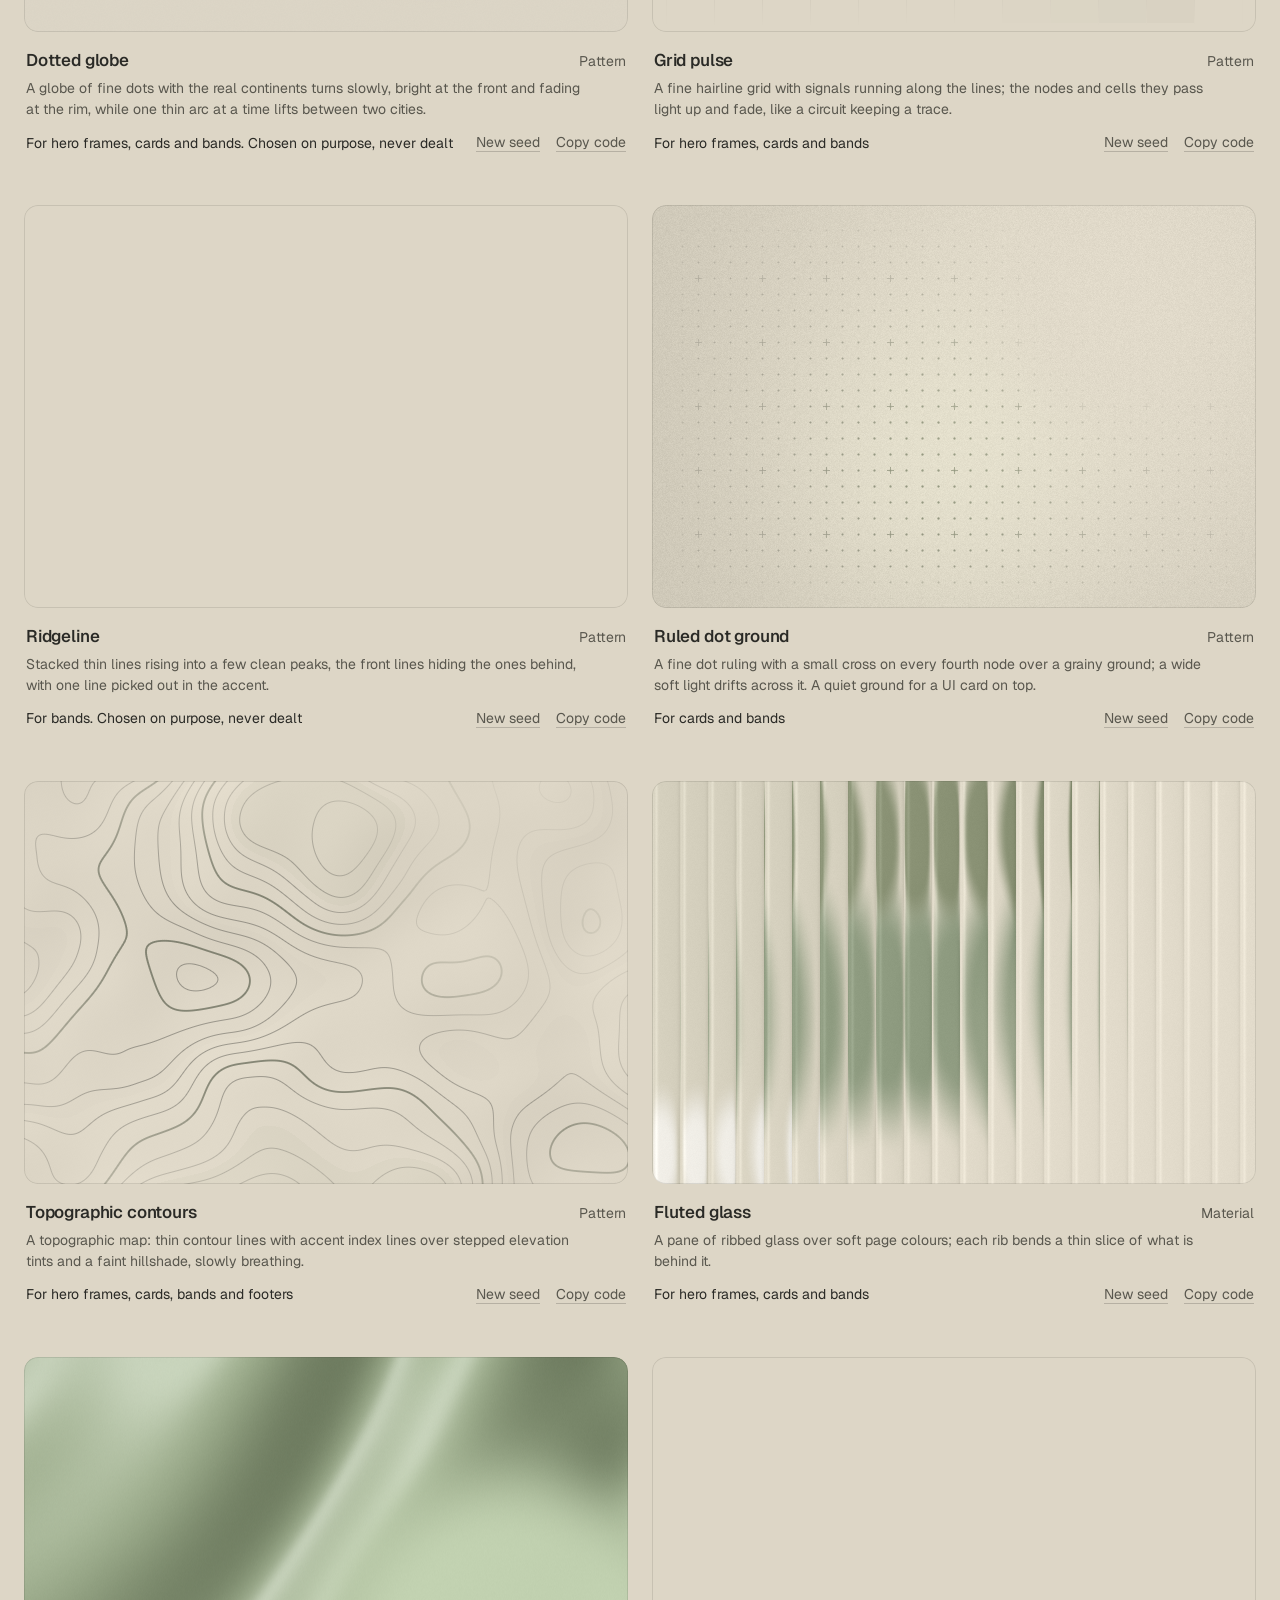
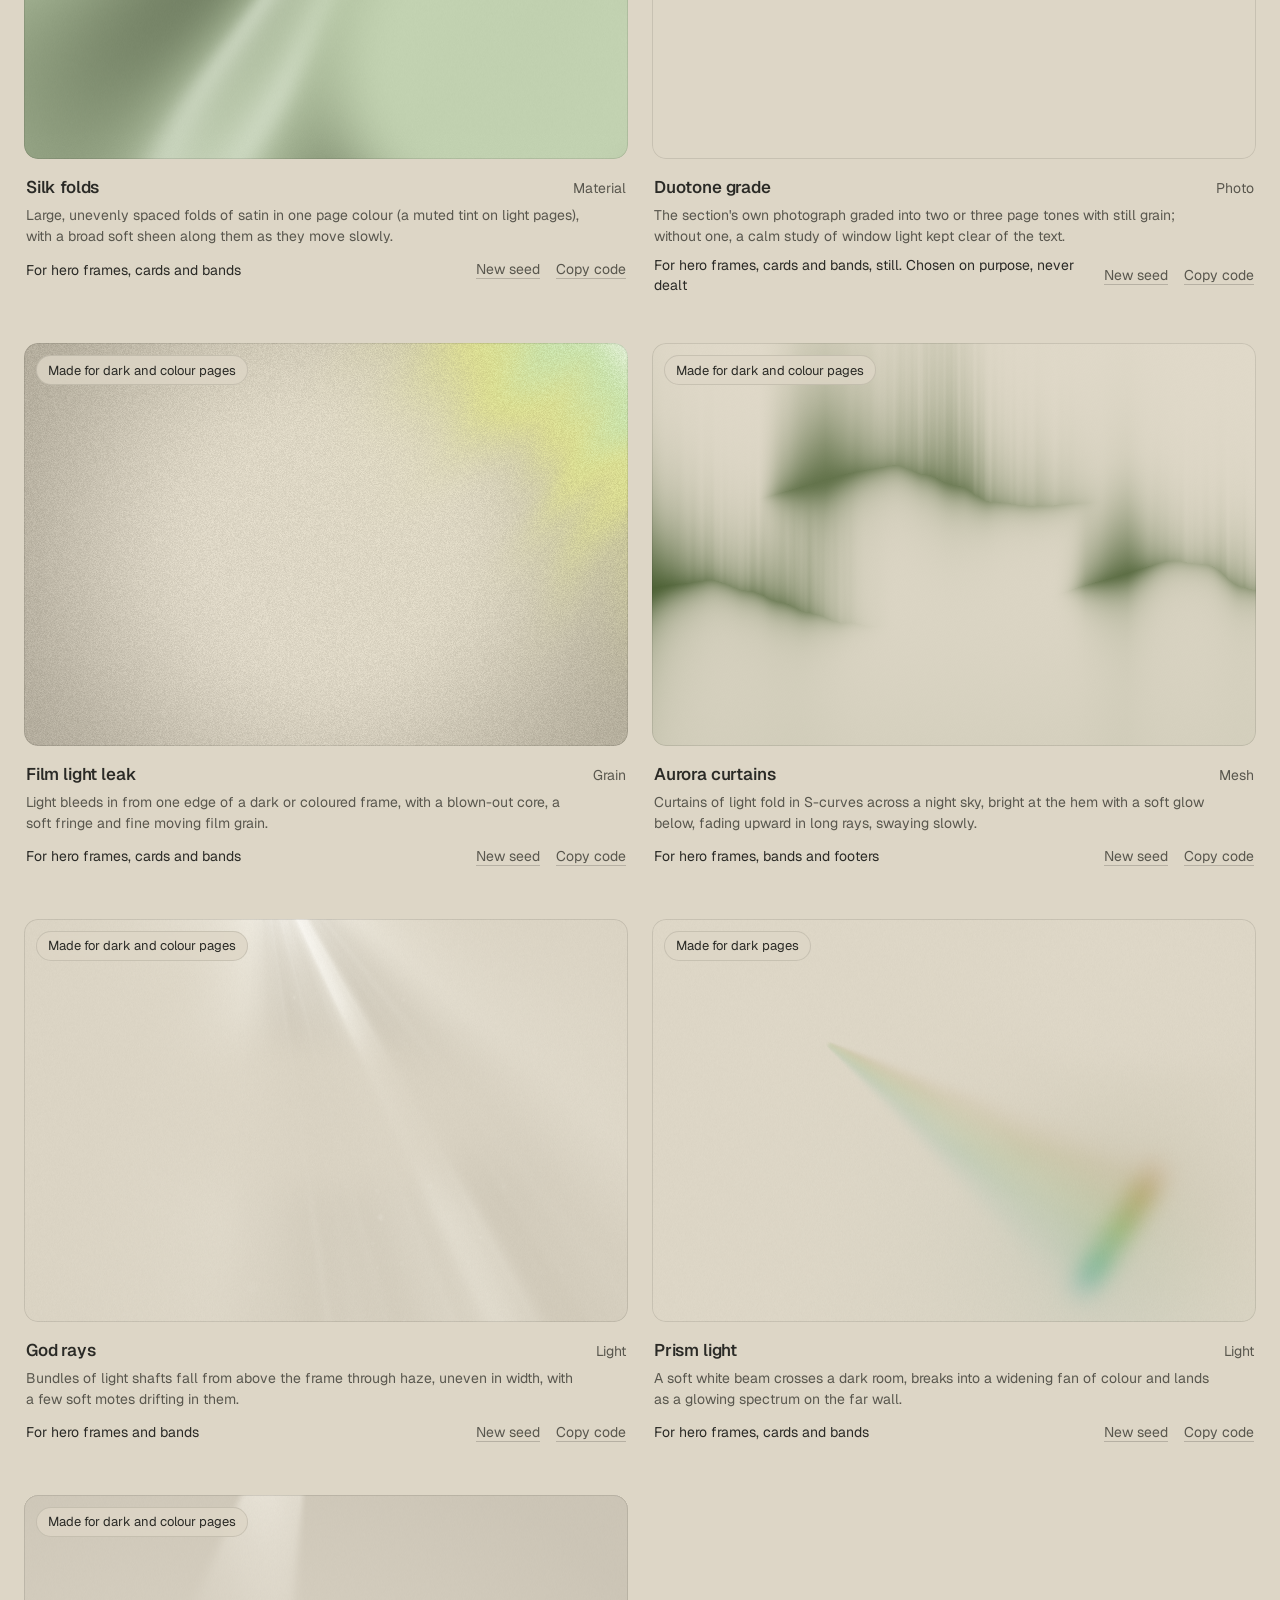
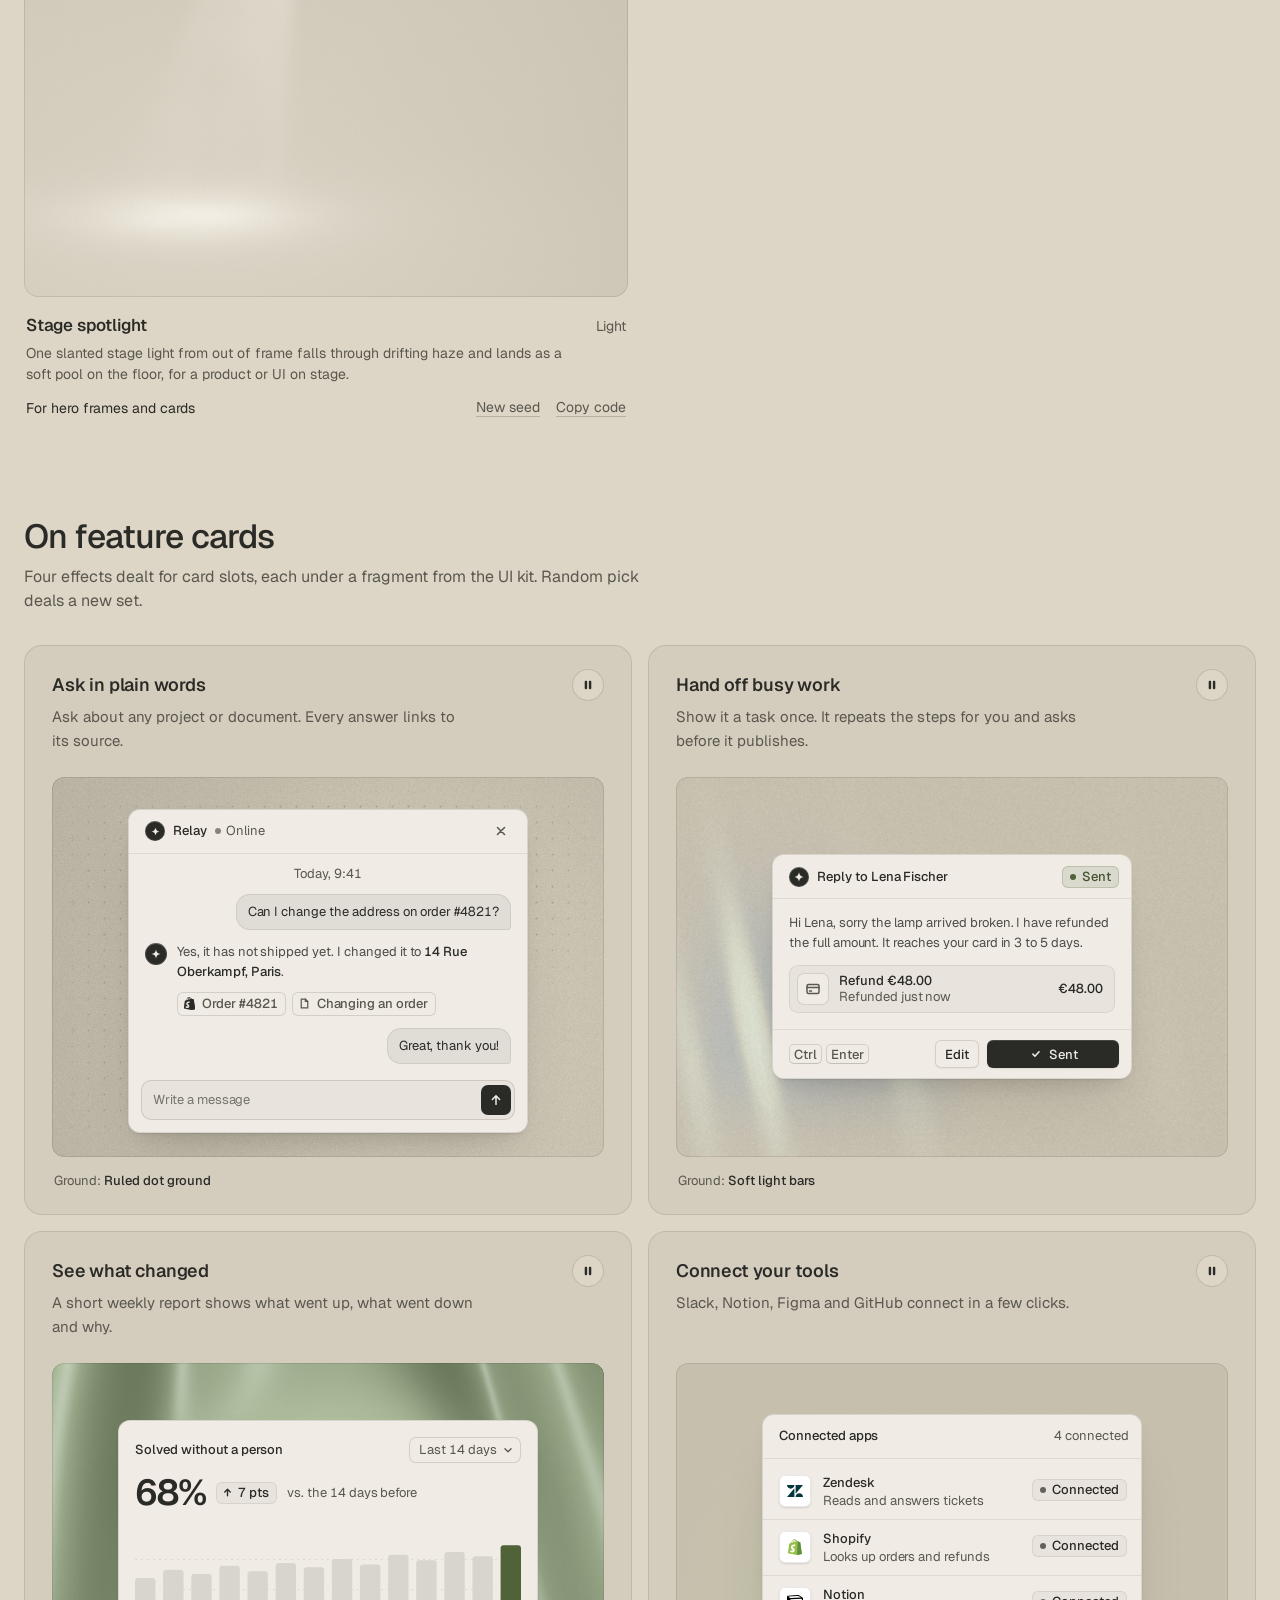
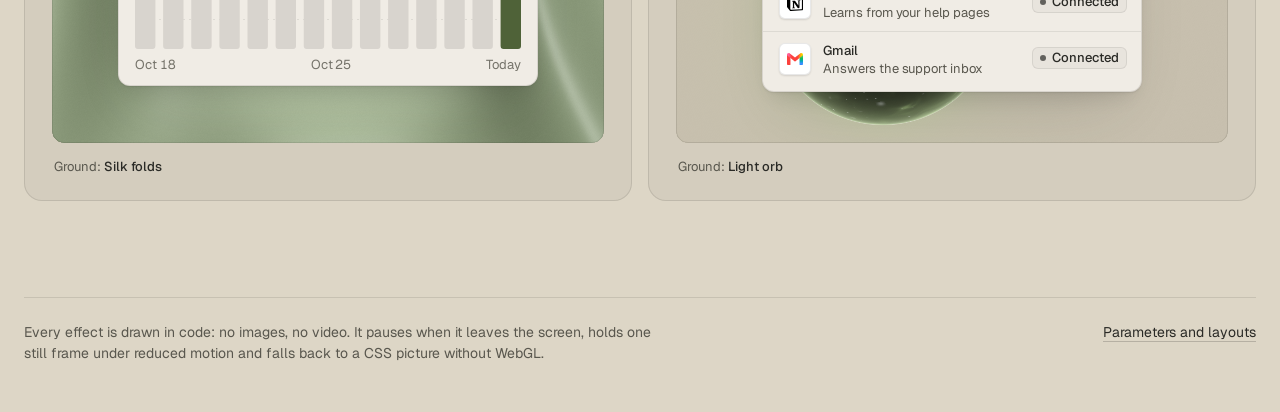
<file: zelvior-vibecoding-skill/subskills/zelvior-craft/assets/effects/gallery.html>
<!doctype html>
<html lang="en">
<head>
<script>window.__tpGlMax = 16;   /* a gallery shows many live effects at once; a page of a site keeps the default 4 (fx.js) */</script>
<meta charset="utf-8">
<meta name="viewport" content="width=device-width, initial-scale=1">
<title>Effects library</title>
<meta name="description" content="Effects drawn in code for hero frames, feature cards and bands, in the page palette.">
<link rel="icon" href="data:,">
<link rel="preconnect" href="https://fonts.googleapis.com">
<link rel="preconnect" href="https://fonts.gstatic.com" crossorigin>
<link href="https://fonts.googleapis.com/css2?family=Geist:wght@100..900&family=Geist+Mono:wght@100..900&display=swap" rel="stylesheet">
<style>
  /* the page palette; the script sets these from the palette switcher */
  :root {
    --bg: #ddd6c6; --surface: #d2cab8; --ink: #2a2a26; --muted: #59574e; --accent: #4f6238; --accent-ink: #ffffff;
    --card: #d2cab8; --panel: #cbc3b1; --win: #eeebe3; --win-surface: #e4e0d6;
    color-scheme: light;
  }
  @media (prefers-color-scheme: dark) {
    :root:not([data-theme="light"]) {
      --bg: #0a0d14; --surface: #131824; --ink: #e9edf3; --muted: #8891a1; --accent: #5ab9fc; --accent-ink: #0a0d14;
      --card: #131824; --panel: #0a0d14; --win: #1d2230; --win-surface: #262c3b;
      color-scheme: dark;
    }
  }
  :root[data-theme="dark"] {
    --bg: #0a0d14; --surface: #131824; --ink: #e9edf3; --muted: #8891a1; --accent: #5ab9fc; --accent-ink: #0a0d14;
    --card: #131824; --panel: #0a0d14; --win: #1d2230; --win-surface: #262c3b;
    color-scheme: dark;
  }
  :root {
    --line: color-mix(in oklab, var(--ink) 12%, transparent);
    --line-2: color-mix(in oklab, var(--ink) 22%, transparent);
    --chip: color-mix(in oklab, var(--ink) 6%, var(--bg));
    --font: "Geist", ui-sans-serif, system-ui, -apple-system, "Segoe UI", Roboto, "Helvetica Neue", Arial, sans-serif;
    --mono: "Geist Mono", ui-monospace, "SFMono-Regular", Consolas, monospace;
    --wrap: 1320px;
    --gut: 24px;
  }
  * { box-sizing: border-box; }
  html { -webkit-text-size-adjust: 100%; scroll-behavior: smooth; }
  @media (prefers-reduced-motion: reduce) { html { scroll-behavior: auto; } }
  body {
    margin: 0; background: var(--bg); color: var(--ink);
    font: 15px/1.5 var(--font); -webkit-font-smoothing: antialiased; font-feature-settings: "ss01" 0;
    overflow-x: hidden;
  }
  button, select { font: inherit; color: inherit; }
  :focus-visible { outline: 2px solid var(--accent); outline-offset: 2px; }
  .wrap { max-width: calc(var(--wrap) + 2 * var(--gut)); margin: 0 auto; padding: 0 var(--gut); }

  /* top bar */
  .top { position: sticky; top: 0; z-index: 50; background: color-mix(in oklab, var(--bg) 86%, transparent);
    backdrop-filter: blur(16px) saturate(1.2); -webkit-backdrop-filter: blur(16px) saturate(1.2); border-bottom: 1px solid var(--line); }
  .top-in { display: flex; align-items: center; gap: 12px 8px; padding-top: 12px; padding-bottom: 12px; }
  .top-in .controls { margin-left: auto; }
  .brand { display: flex; align-items: baseline; gap: 12px; min-width: 0; }
  .brand b { font-size: 15px; font-weight: 600; letter-spacing: -0.01em; white-space: nowrap; }
  .brand span { color: var(--muted); font-size: 14px; white-space: nowrap; }
  .controls { display: flex; align-items: center; gap: 8px; flex-wrap: wrap; }
  .seg { display: inline-flex; padding: 3px; border-radius: 10px; background: var(--chip); box-shadow: inset 0 0 0 1px var(--line); }
  .seg button { height: 30px; border: 0; background: transparent; padding: 0 12px; border-radius: 7px; cursor: pointer; color: var(--muted); font-size: 14px; }
  .seg button[aria-pressed="true"] { background: var(--bg); color: var(--ink); box-shadow: 0 0 0 1px var(--line), 0 1px 2px rgb(0 0 0 / 0.08); }
  .btn, .select {
    height: 36px; padding: 0 14px; border-radius: 10px; border: 0; background: var(--bg); color: var(--ink);
    box-shadow: inset 0 0 0 1px var(--line-2); cursor: pointer; display: inline-flex; align-items: center; gap: 8px;
    font-size: 14px; font-weight: 500; white-space: nowrap;
  }
  .btn:hover, .select:hover { box-shadow: inset 0 0 0 1px color-mix(in oklab, var(--ink) 38%, transparent); }
  .btn--primary { background: var(--accent); color: var(--accent-ink); box-shadow: none; }
  .btn--primary:hover { box-shadow: none; background: color-mix(in oklab, var(--accent) 88%, var(--ink)); }
  .btn svg { width: 16px; height: 16px; flex: none; }
  .select { max-width: 220px; padding-right: 10px; }

  /* hero: a dealt hero effect with text in its calm area */
  .hero { position: relative; margin-top: 24px; height: clamp(480px, 68vh, 660px); border-radius: 20px; overflow: hidden;
    display: flex; flex-direction: column; justify-content: flex-end; }
  .hero::after, .stage::after, .panel::after { content: ""; position: absolute; inset: 0; border-radius: inherit; box-shadow: inset 0 0 0 1px var(--line); pointer-events: none; z-index: 2; }
  .hero-copy { position: relative; z-index: 1; padding: 56px; max-width: 760px; }
  .hero h1 { max-width: 9.5em; margin: 0 0 18px; font-size: clamp(38px, 3.4vw + 10px, 62px); line-height: 1.02; letter-spacing: -0.035em; font-weight: 520; text-wrap: balance; }
  .hero p { margin: 0; max-width: 44ch; font-size: 18px; line-height: 28px; color: var(--muted); text-wrap: pretty; }
  .hero-tag { position: absolute; right: 20px; bottom: 20px; z-index: 3; }
  .tag { display: inline-flex; align-items: center; gap: 8px; height: 30px; padding: 0 12px; border-radius: 999px; font-size: 13px;
    background: color-mix(in oklab, var(--bg) 82%, transparent); color: var(--ink); box-shadow: inset 0 0 0 1px var(--line);
    backdrop-filter: blur(10px); -webkit-backdrop-filter: blur(10px); white-space: nowrap; }
  .tag span { color: var(--muted); }

  /* sections */
  section { padding-top: 96px; }
  .sec-head { display: flex; align-items: flex-end; justify-content: space-between; gap: 24px 48px; flex-wrap: wrap; margin-bottom: 32px; }
  .sec-head h2 { margin: 0 0 10px; font-size: clamp(28px, 1.2vw + 18px, 36px); line-height: 1.1; letter-spacing: -0.025em; font-weight: 520; }
  .sec-head p { margin: 0; color: var(--muted); max-width: 56ch; font-size: 16px; line-height: 24px; text-wrap: pretty; }
  .filters { display: flex; flex-wrap: wrap; gap: 6px; }
  .filters button { height: 32px; padding: 0 12px; border-radius: 999px; border: 0; cursor: pointer; font-size: 14px; color: var(--muted);
    background: transparent; box-shadow: inset 0 0 0 1px var(--line); }
  .filters button b { font-weight: 500; }
  .filters button span { margin-left: 6px; font-variant-numeric: tabular-nums; opacity: 0.75; }
  .filters button[aria-pressed="true"] { background: var(--ink); color: var(--bg); box-shadow: none; }

  /* the grid of every effect: one size of tile, labels under the picture */
  .grid { display: grid; grid-template-columns: repeat(2, minmax(0, 1fr)); gap: 48px 24px; }
  .tile { min-width: 0; display: flex; flex-direction: column; }
  .tile[hidden] { display: none; }
  .stage { position: relative; aspect-ratio: 3 / 2; border-radius: 14px; overflow: hidden; background: var(--bg); }
  .badge { position: absolute; top: 12px; left: 12px; z-index: 3; }
  .info { padding: 16px 2px 0; display: grid; gap: 6px; }
  .info-top { display: flex; align-items: baseline; justify-content: space-between; gap: 16px; }
  .info h3 { margin: 0; font-size: 17px; line-height: 24px; font-weight: 560; letter-spacing: -0.01em; }
  .fam { flex: none; font-size: 14px; color: var(--muted); }
  .look { margin: 0; color: var(--muted); font-size: 14px; line-height: 21px; max-width: 62ch; min-height: 42px;
    display: -webkit-box; -webkit-line-clamp: 2; -webkit-box-orient: vertical; overflow: hidden; }
  .info-foot { display: flex; align-items: center; justify-content: space-between; gap: 16px; margin-top: 2px; }
  .for { margin: 0; font-size: 14px; line-height: 20px; }
  .links { flex: none; display: flex; gap: 16px; }
  .links button { border: 0; background: none; padding: 4px 0; cursor: pointer; font-size: 14px; color: var(--muted);
    text-decoration: underline; text-decoration-color: var(--line-2); text-underline-offset: 4px; }
  .links button:hover { color: var(--ink); text-decoration-color: currentColor; }

  /* feature cards: an effect ground in the inset panel and a UI fragment on top */
  .cards { display: grid; grid-template-columns: repeat(2, minmax(0, 1fr)); gap: 16px; }
  .card { background: var(--card); border-radius: 18px; padding: 28px 28px 24px; box-shadow: inset 0 0 0 1px var(--line); display: flex; flex-direction: column; min-width: 0; }
  .card h3 { margin: 0 0 8px; font-size: 18px; line-height: 24px; font-weight: 560; letter-spacing: -0.01em; }
  .card > p:not(.ground) { margin: 0; color: var(--muted); font-size: 15px; line-height: 24px; max-width: 44ch; min-height: 48px; text-wrap: pretty; }
  .panel { position: relative; margin-top: 24px; height: 380px; border-radius: 12px; overflow: hidden; display: grid; place-items: center; padding: 32px; }
  .panel--bleed { place-items: end center; padding-bottom: 0; }
  .panel--bleed > .slot { margin-bottom: -48px; }
  .slot { position: relative; z-index: 1; max-width: 100%;
    --ui-font: var(--font); --ui-mono: var(--mono); --ui-radius: 12px;
    --fx-bg: var(--win); --fx-surface: var(--win-surface); --fx-ink: var(--ink); --fx-muted: var(--muted);
    --fx-accent: var(--accent); --fx-accent-ink: var(--accent-ink); }
  .ground { margin: 14px 2px 0; font-size: 13px; line-height: 20px; color: var(--muted); }
  .ground b { font-weight: 500; color: var(--ink); }

  .foot { padding-top: 96px; padding-bottom: 48px; }
  .foot-in > div { border-top: 1px solid var(--line); padding-top: 24px; display: flex; justify-content: space-between; gap: 16px 48px; flex-wrap: wrap; color: var(--muted); font-size: 14px; }
  .foot-in p { margin: 0; max-width: 72ch; }
  .foot a { color: var(--ink); text-underline-offset: 4px; text-decoration-color: var(--line-2); }
  .empty { padding: 64px 0; color: var(--muted); }

  .toast { position: fixed; left: 50%; bottom: 24px; z-index: 60; transform: translate(-50%, 16px); opacity: 0; pointer-events: none;
    max-width: calc(100vw - 32px); padding: 10px 16px; border-radius: 12px; background: var(--ink); color: var(--bg); font-size: 14px;
    transition: opacity .2s ease, transform .2s ease; }
  .toast.on { opacity: 1; transform: translate(-50%, 0); }

  @media (max-width: 1080px) {
    .hero-copy { padding: 40px; }
  }
  @media (max-width: 860px) {
    .grid, .cards { grid-template-columns: minmax(0, 1fr); }
    .grid { gap: 40px; }
  }
  @media (max-width: 720px) {
    :root { --gut: 16px; }
    .top { position: static; }
    .brand span, .select { display: none; }
    .top-in { display: grid; grid-template-columns: 1fr auto; grid-template-areas: "brand deal" "controls controls"; }
    .brand { grid-area: brand; }
    #deal { grid-area: deal; }
    .top-in .controls { grid-area: controls; margin-left: 0; flex-wrap: nowrap; }
    .seg { flex: 1; }
    .seg button { flex: 1; }
    .hero { margin-top: 16px; height: 560px; border-radius: 16px; }
    .hero-copy { padding: 28px 24px 72px; }
    .hero p { font-size: 16px; line-height: 24px; }
    .hero-tag { left: 24px; right: auto; bottom: 20px; }
    section { padding-top: 72px; }
    .card { padding: 20px; }
    .panel { height: 340px; padding: 20px 16px; }
    .info-foot { flex-wrap: wrap; }
  }
</style>
</head>
<body>
<header class="top">
  <div class="wrap top-in">
    <div class="brand"><b>Effects library</b><span id="count"></span></div>
    <div class="controls">
      <div class="seg" role="group" aria-label="Palette kind">
        <button type="button" data-kind="light">Light</button>
        <button type="button" data-kind="dark">Dark</button>
        <button type="button" data-kind="colour">Colour</button>
      </div>
      <select class="select" id="pal" aria-label="Palette"></select>
      <button type="button" class="btn" id="pause" aria-pressed="false">Pause</button>
    </div>
    <button type="button" class="btn btn--primary" id="deal">
        <svg viewBox="0 0 16 16" aria-hidden="true"><path d="M2.5 4.5h2.2c1.2 0 2 .6 2.7 1.6l1.2 1.8c.7 1 1.5 1.6 2.7 1.6h2.2M11.6 2.5l2 2-2 2M2.5 11.5h2.2c.9 0 1.6-.3 2.2-.9M11.6 9.5l2 2-2 2M9.3 5.4c.6-.6 1.3-.9 2.1-.9" fill="none" stroke="currentColor" stroke-width="1.5" stroke-linecap="round" stroke-linejoin="round"/></svg>
        Random pick
    </button>
  </div>
</header>

<main>
  <div class="wrap">
    <div class="hero" id="hero">
      <div class="hero-copy">
        <h1>Effects for hero frames and feature cards</h1>
        <p id="lede">Grain, dither, mesh, light, liquid, pattern and material grounds, drawn in code. Every colour comes from the page palette, and each page is dealt its own at random.</p>
      </div>
      <div class="hero-tag"><span class="tag" id="hero-tag"><span>Hero</span> <b></b></span></div>
    </div>
  </div>

  <section id="all">
    <div class="wrap">
      <div class="sec-head">
        <div>
          <h2>All effects</h2>
          <p>Each one live, in the palette above. A tile names the effect, its family and the slots it is made for.</p>
        </div>
        <div class="filters" id="filters" role="group" aria-label="Family"></div>
      </div>
      <div class="grid" id="grid"></div>
    </div>
  </section>

  <section id="cards">
    <div class="wrap">
      <div class="sec-head">
        <div>
          <h2>On feature cards</h2>
          <p>Four effects dealt for card slots, each under a fragment from the UI kit. Random pick deals a new set.</p>
        </div>
      </div>
      <div class="cards">
        <article class="card">
          <h3>Ask in plain words</h3>
          <p>Ask about any project or document. Every answer links to its source.</p>
          <div class="panel" data-card="0"><div class="slot" data-ui-load="chat"></div></div>
          <p class="ground">Ground: <b></b></p>
        </article>
        <article class="card">
          <h3>Hand off busy work</h3>
          <p>Show it a task once. It repeats the steps for you and asks before it publishes.</p>
          <div class="panel" data-card="1"><div class="slot" data-ui-load="cursor"></div></div>
          <p class="ground">Ground: <b></b></p>
        </article>
        <article class="card">
          <h3>See what changed</h3>
          <p>A short weekly report shows what went up, what went down and why.</p>
          <div class="panel" data-card="2"><div class="slot" data-ui-load="stat"></div></div>
          <p class="ground">Ground: <b></b></p>
        </article>
        <article class="card">
          <h3>Connect your tools</h3>
          <p>Slack, Notion, Figma and GitHub connect in a few clicks.</p>
          <div class="panel" data-card="3"><div class="slot" data-ui-load="integrations"></div></div>
          <p class="ground">Ground: <b></b></p>
        </article>
      </div>
    </div>
  </section>

  <footer class="foot">
    <div class="wrap foot-in"><div>
      <p>Every effect is drawn in code: no images, no video. It pauses when it leaves the screen, holds one still frame under reduced motion and falls back to a CSS picture without WebGL.</p>
      <p><a id="lab" href="lab.html">Parameters and layouts</a></p>
    </div></div>
  </footer>
</main>
<div class="toast" id="toast" role="status" aria-live="polite"></div>

<script id="paths" type="application/json">{"fx": "./", "ui": "../ui/"}</script>
<script id="palettes" type="application/json">[{"id":"white-link-blue","name":"Sheet and biro","bg":"#ffffff","surface":"#f4f4f4","ink":"#111111","muted":"#6b6b6b","accent":"#1a4be0","accentInk":"#ffffff"},{"id":"cool-white-slate","name":"Frost and slate","bg":"#f7f9fa","surface":"#ecf0f2","ink":"#1f3038","muted":"#5d6b72","accent":"#0d7480","accentInk":"#ffffff"},{"id":"rose-grey-green","name":"Rose grey, green","bg":"#ebe5e3","surface":"#e1dad7","ink":"#2b2622","muted":"#6a615d","accent":"#0f7d45","accentInk":"#ffffff"},{"id":"paper-grey-brass","name":"Newsprint and brass","bg":"#e8e8e3","surface":"#dcdcd6","ink":"#181715","muted":"#63625c","accent":"#bfb21a","accentInk":"#181715"},{"id":"stone-blueprint","name":"Stone and blueprint","bg":"#dfdedb","surface":"#d3d2ce","ink":"#26251e","muted":"#5f5d55","accent":"#2456d6","accentInk":"#ffffff"},{"id":"white-navy-tab","name":"Navy on white","bg":"#ffffff","surface":"#f4f4f2","ink":"#1f2b4d","muted":"#6a7186","accent":"#f7941d","accentInk":"#1f2b4d"},{"id":"three-stones","name":"Three stones","bg":"#eeecea","surface":"#e4e1dd","ink":"#333231","muted":"#6b6763","accent":"#5c6b54","accentInk":"#ffffff"},{"id":"putty-black-teal","name":"Putty and black","bg":"#dedad3","surface":"#d3cec6","ink":"#0a0a0a","muted":"#5c5852","accent":"#256f82","accentInk":"#ffffff"},{"id":"moss-sand","name":"Sand and moss","bg":"#ddd6c6","surface":"#d2cab8","ink":"#2a2a26","muted":"#59574e","accent":"#4f6238","accentInk":"#ffffff"},{"id":"green-mat-chocolate","name":"Bone, green, chocolate","bg":"#e5e1d8","surface":"#dad5ca","ink":"#2a1d17","muted":"#6b5b51","accent":"#456f3a","accentInk":"#ffffff"},{"id":"lunar-grey-bronze","name":"Lunar and bronze","bg":"#111111","surface":"#1c1c1c","ink":"#f2f2f2","muted":"#8f8f8f","accent":"#a08672","accentInk":"#111111"},{"id":"blue-black-cornflower","name":"Night and sky blue","bg":"#0a0d14","surface":"#131824","ink":"#e9edf3","muted":"#8891a1","accent":"#5ab9fc","accentInk":"#0a0d14"},{"id":"green-black-bone","name":"Green-black and bone","bg":"#161c1a","surface":"#1f2725","ink":"#e3e2da","muted":"#8e948d","accent":"#9fc7b8","accentInk":"#161c1a"},{"id":"black-crimson","name":"Black and crimson","bg":"#0a0a0a","surface":"#151515","ink":"#efefef","muted":"#8c8c8c","accent":"#b11226","accentInk":"#ffffff"},{"id":"forest-pale-lime","name":"Forest and lime","bg":"#0f1f10","surface":"#162a17","ink":"#ffffff","muted":"#9aa39a","accent":"#c6f19d","accentInk":"#0f1f10"},{"id":"charcoal-room-sage","name":"Charcoal and sage","bg":"#1c1c1c","surface":"#262626","ink":"#f1f1ef","muted":"#9a9b96","accent":"#8fa68e","accentInk":"#1c1c1c"},{"id":"warm-black-gold","name":"Warm black, gold","bg":"#0c0a08","surface":"#181512","ink":"#ffffff","muted":"#8f8a84","accent":"#c9a45a","accentInk":"#0c0a08"},{"id":"graphite-safety-orange","name":"Graphite and orange","bg":"#18191b","surface":"#222427","ink":"#eff0f1","muted":"#9c9ea3","accent":"#ff4a1f","accentInk":"#18191b"},{"id":"soot-pale-lime","name":"Soot and lime","bg":"#0f0f0f","surface":"#1a1a1a","ink":"#ffffff","muted":"#8f8f8f","accent":"#dafa9c","accentInk":"#0f0f0f"},{"id":"plum-black-pink","name":"Plum-black and pink","bg":"#0d060b","surface":"#1b0e17","ink":"#ffffff","muted":"#9a8f97","accent":"#ff488b","accentInk":"#0d060b"},{"id":"white-signal-red","name":"Signal red, white","bg":"#ffffff","surface":"#f2f2f2","ink":"#0a0a0a","muted":"#6b6b6b","accent":"#d92b21","accentInk":"#ffffff"},{"id":"white-mint-tiles","name":"Greys and mint","bg":"#ffffff","surface":"#f3f3f3","ink":"#232323","muted":"#6e6e6e","accent":"#a1ffcb","accentInk":"#232323"},{"id":"cool-grey-cobalt","name":"Cool grey, cobalt","bg":"#eef0f3","surface":"#e2e5ea","ink":"#0b0c0e","muted":"#5d6470","accent":"#1f2de6","accentInk":"#ffffff"},{"id":"offwhite-bottle-yellow","name":"Bottle ink, yellow","bg":"#f7f7f7","surface":"#ebebeb","ink":"#0d2a1c","muted":"#5f6b64","accent":"#f6e016","accentInk":"#0d2a1c"},{"id":"teal-on-paper","name":"Teal on paper","bg":"#f7f9f8","surface":"#ebf0ee","ink":"#06525c","muted":"#2f737d","accent":"#06525c","accentInk":"#f7f9f8"},{"id":"navy-pink","name":"Navy and pink","bg":"#1a2039","surface":"#212846","ink":"#f9a3c0","muted":"#b9879c","accent":"#f9a3c0","accentInk":"#1a2039"},{"id":"blush-aubergine","name":"Blush and aubergine","bg":"#edccbe","surface":"#e8c2b2","ink":"#351a2b","muted":"#6c4857","accent":"#351a2b","accentInk":"#edccbe"},{"id":"cobalt-on-sand","name":"Cobalt on sand","bg":"#e6dbc7","surface":"#ddd0b9","ink":"#062b8a","muted":"#3a5aa8","accent":"#062b8a","accentInk":"#e6dbc7"},{"id":"oxblood-grey","name":"Oxblood and grey","bg":"#e2e2e2","surface":"#d6d6d6","ink":"#7d0c14","muted":"#7a4a4e","accent":"#7d0c14","accentInk":"#e2e2e2"},{"id":"olive-on-bone","name":"Olive on bone","bg":"#ecebe7","surface":"#e1dfd9","ink":"#38450f","muted":"#5d683a","accent":"#38450f","accentInk":"#ecebe7"},{"id":"burgundy-bubblegum","name":"Burgundy and bubblegum","bg":"#3d0012","surface":"#4d0519","ink":"#ff99d3","muted":"#c77aa0","accent":"#ff99d3","accentInk":"#3d0012"},{"id":"bottle-green-gold","name":"Bottle green, gold","bg":"#133621","surface":"#1a4429","ink":"#f4d96c","muted":"#b3a55e","accent":"#f4d96c","accentInk":"#133621"},{"id":"cobalt-field","name":"Cobalt field","bg":"#0034eb","surface":"#002fd6","ink":"#ffffff","muted":"#dfe4f2","accent":"#e9e34a","accentInk":"#111111"},{"id":"mustard-field","name":"Mustard and black","bg":"#e1ac10","surface":"#cd9d0f","ink":"#0b0b0b","muted":"#4d3d0a","accent":"#24338f","accentInk":"#ffffff"},{"id":"carmine-field","name":"Carmine field","bg":"#9c1220","surface":"#8a101c","ink":"#ffffff","muted":"#f0b9bd","accent":"#ffd9dc","accentInk":"#9c1220"},{"id":"pink-field-lime","name":"Bubblegum and lime","bg":"#ff87ab","surface":"#ff739d","ink":"#0a0a0a","muted":"#6b1f3a","accent":"#def915","accentInk":"#0a0a0a"},{"id":"sky-field-navy","name":"Sky and navy","bg":"#6bb4ee","surface":"#7dbdf0","ink":"#0e1822","muted":"#1b3d5c","accent":"#ff5a1f","accentInk":"#0e1822"},{"id":"orange-field-black","name":"Orange and black","bg":"#ff7a1f","surface":"#ff8633","ink":"#050f16","muted":"#5a2306","accent":"#050f16","accentInk":"#ff7a1f"},{"id":"tobacco-olive","name":"Tobacco and olive","bg":"#472913","surface":"#55321a","ink":"#e4e0cf","muted":"#b39f84","accent":"#525e1b","accentInk":"#e4e0cf"},{"id":"poster-chapters","name":"Poster chapters","bg":"#e6e0d2","surface":"#dcd5c5","ink":"#1a1a1a","muted":"#5f5b52","accent":"#18bc42","accentInk":"#1a1a1a"},{"id":"blue-red-black","name":"Blue, red, black","bg":"#ffffff","surface":"#f3f3f3","ink":"#0a0a0a","muted":"#6b6b6b","accent":"#1f30e0","accentInk":"#ffffff"},{"id":"charcoal-primaries","name":"Charcoal and primaries","bg":"#191919","surface":"#242424","ink":"#ffffff","muted":"#9a9a9a","accent":"#0c7866","accentInk":"#ffffff"},{"id":"ultramarine-yellow","name":"Ultramarine and yellow","bg":"#1423b8","surface":"#1220a6","ink":"#ffffff","muted":"#e4e2d6","accent":"#1fc27a","accentInk":"#0a0a0a"},{"id":"candy-chapters","name":"Candy chapters","bg":"#ffd249","surface":"#f5c63c","ink":"#0a0a0a","muted":"#5e4a0a","accent":"#f53fd6","accentInk":"#0a0a0a"},{"id":"orange-sky-lime","name":"Orange, sky, lime","bg":"#ff8126","surface":"#ff8d3a","ink":"#111111","muted":"#5c2a05","accent":"#de194b","accentInk":"#ffffff"},{"id":"post-red-mustard","name":"Post red, mustard","bg":"#e2dccf","surface":"#d7d0c1","ink":"#2a1110","muted":"#6b524c","accent":"#4a6f84","accentInk":"#ffffff"},{"id":"mint-orange-grey","name":"Grey, mint, orange","bg":"#ffffff","surface":"#f5f5f5","ink":"#000000","muted":"#666666","accent":"#a7ff9c","accentInk":"#000000"},{"id":"report-blocks","name":"Report blocks","bg":"#ffffff","surface":"#f6f6f6","ink":"#000000","muted":"#5f5f5f","accent":"#fe7141","accentInk":"#000000"},{"id":"card-pastels","name":"Card pastels","bg":"#f7f7f5","surface":"#ebebe8","ink":"#000000","muted":"#666662","accent":"#d0106f","accentInk":"#ffffff"},{"id":"mint-pink-accounts","name":"Mint and pink","bg":"#f8f8f8","surface":"#eeeeee","ink":"#0a0a0a","muted":"#6a6a6a","accent":"#1f6b3a","accentInk":"#ffffff"},{"id":"swap-pastels","name":"Swapping pastels","bg":"#c3d7e5","surface":"#d0e0eb","ink":"#141414","muted":"#4a5068","accent":"#0f5257","accentInk":"#ffffff"},{"id":"blush-sage-slate","name":"Blush, sage, slate","bg":"#a6b3bc","surface":"#b2bdc5","ink":"#1c1c1c","muted":"#38424a","accent":"#2c3620","accentInk":"#e3e2da"},{"id":"candy-on-black","name":"Candy on black","bg":"#000000","surface":"#0d0d0d","ink":"#ffffff","muted":"#999999","accent":"#93f1f7","accentInk":"#000000"},{"id":"sky-sand","name":"Sky and sand","bg":"#cbe4f2","surface":"#bcdcee","ink":"#0a0a0a","muted":"#44606e","accent":"#b0298f","accentInk":"#ffffff"},{"id":"studio-grey","name":"Studio grey","bg":"#a8a8aa","surface":"#b4b4b6","ink":"#0e0e0e","muted":"#3a3a3c","accent":"#1f5c49","accentInk":"#ffffff"},{"id":"walnut-tan","name":"Walnut and tan","bg":"#2b2216","surface":"#382d1e","ink":"#e4e2da","muted":"#a39a8b","accent":"#bda38b","accentInk":"#2b2216"}]</script>
<script id="presets" type="application/json">{"light":"moss-sand","dark":"blue-black-cornflower","colour":"cobalt-field"}</script>
<script type="module">
  const $ = s => document.querySelector(s);
  const PATHS = JSON.parse($('#paths').textContent);
  const PALETTES = JSON.parse($('#palettes').textContent);
  const PRESETS = JSON.parse($('#presets').textContent);
  const byId = Object.fromEntries(PALETTES.map(p => [p.id, p]));
  const q = new URLSearchParams(location.search);

  const [{ default: fx }, { pick }] = await Promise.all([import(PATHS.fx + 'fx.js'), import(PATHS.fx + 'pick.js')]);
  const ui = await import(PATHS.ui + 'ui.js').then(m => m.default).catch(() => null);

  $('#lab').href = PATHS.fx + 'lab.html';
  if (q.has('fallback')) fx.config.forceFallback = true;
  if (q.has('webgl1')) fx.config.forceWebGL1 = true;
  if (q.has('time')) fx.setClock(+q.get('time'));

  const FAMILIES = { grain: 'Grain', dither: 'Dither', mesh: 'Mesh', light: 'Light', liquid: 'Liquid', pattern: 'Pattern', material: 'Material', photo: 'Photo' };
  const ORDER = Object.keys(FAMILIES);
  const SLOT_WORDS = { hero: 'hero frames', card: 'cards', band: 'bands', footer: 'footers' };
  const SLOT_ORDER = ['hero', 'card', 'band', 'footer'];
  const KIND_WORDS = { light: 'light', dark: 'dark', colour: 'colour' };
  // seeds that show each effect well in the grid; New seed on a tile deals another
  const SEEDS = {};
  const famName = f => FAMILIES[f] || f[0].toUpperCase() + f.slice(1);
  const andList = a => (a.length < 2 ? a.join('') : `${a.slice(0, -1).join(', ')} and ${a[a.length - 1]}`);

  const tiles = [];
  const cards = [...document.querySelectorAll('[data-card]')].map(el => ({ el, label: el.parentElement.querySelector('.ground b'), ctrl: null, id: null }));
  const hero = { el: $('#hero'), label: $('#hero-tag b'), ctrl: null, id: null };
  let index = null, palette = null, kind = 'light', paused = false, family = q.get('family') || '';

  /* ---------------------------------------------------------------- palette */
  function initialPalette() {
    const key = q.get('palette');
    if (key) return byId[PRESETS[key] || key] || byId[PRESETS.light];
    const dark = window.matchMedia && matchMedia('(prefers-color-scheme: dark)').matches;
    return byId[PRESETS[dark ? 'dark' : 'light']] || PALETTES[0];
  }
  // the card, its inset panel and the UI window on it, all from the page palette
  function derived(p, k) {
    const c = fx.color;
    if (k === 'light') return { card: c.mix(p.bg, p.ink, 0.045), panel: c.mix(p.surface, p.ink, 0.06), win: c.mix(p.bg, '#ffffff', 0.55), winSurface: c.mix(p.bg, '#ffffff', 0.25) };
    if (k === 'dark') return { card: c.mix(p.bg, p.ink, 0.05), panel: p.bg, win: c.mix(p.surface, p.ink, 0.07), winSurface: c.mix(p.surface, p.ink, 0.12) };
    return { card: c.mix(p.bg, p.ink, 0.07), panel: p.bg, win: c.mix(p.surface, p.ink, 0.12), winSurface: c.mix(p.surface, p.ink, 0.18) };
  }
  const cardPalette = () => { const d = derived(palette, kind); return fx.normalizePalette({ ...palette, bg: d.panel, surface: d.card }); };

  function applyVars() {
    const r = document.documentElement;
    const d = derived(palette, kind);
    const vars = { bg: palette.bg, surface: palette.surface, ink: palette.ink, muted: palette.muted, accent: palette.accent, 'accent-ink': palette.accentInk,
      card: d.card, panel: d.panel, win: d.win, 'win-surface': d.winSurface };
    for (const [k, v] of Object.entries(vars)) r.style.setProperty('--' + k, v);
    r.dataset.theme = kind === 'light' ? 'light' : 'dark';
    r.style.colorScheme = kind === 'light' ? 'light' : 'dark';
    for (const b of document.querySelectorAll('.seg button')) b.setAttribute('aria-pressed', String(b.dataset.kind === kind));
    $('#pal').value = palette.id;
  }

  // a controller may come back as a promise when the effect remounts to change colour
  function hold(holder, result) {
    if (result && typeof result.then === 'function') result.then(c => { holder.ctrl = c; if (paused) c.pause(); });
  }

  function setPalette(p) {
    const before = kind;
    palette = p;
    kind = fx.paletteKind(p);
    applyVars();
    if (kind !== before) order();
    const pal = fx.normalizePalette(p);
    for (const t of tiles) {
      fitBadge(t);
      if (t.ctrl) hold(t, t.ctrl.setPalette(pal));
    }
    if (kind !== before) deal();
    else {
      if (hero.ctrl) hold(hero, hero.ctrl.setPalette(pal));
      for (const c of cards) if (c.ctrl) hold(c, c.ctrl.setPalette(cardPalette()));
    }
    syncUrl();
  }

  /* ---------------------------------------------------------------- tiles */
  function fitBadge(t) {
    const fits = t.meta.palettes.includes(kind);
    t.badge.hidden = fits;
    if (!fits) t.badge.querySelector('.tag').textContent = `Made for ${andList(t.meta.palettes.map(k => KIND_WORDS[k]))} pages`;
  }
  function snippet(t) {
    return `<div data-fx="${t.meta.id}" data-fx-seed="${t.seed}"></div>`;
  }
  function buildTile(meta) {
    const el = document.createElement('article');
    el.className = 'tile';
    el.dataset.id = meta.id;
    el.dataset.family = meta.family;
    el.innerHTML = `
      <div class="stage"><div class="badge" hidden><span class="tag"></span></div></div>
      <div class="info">
        <div class="info-top"><h3></h3><span class="fam"></span></div>
        <p class="look"></p>
        <div class="info-foot"><p class="for"></p><div class="links"><button type="button" data-act="seed">New seed</button><button type="button" data-act="copy">Copy code</button></div></div>
      </div>`;
    el.querySelector('h3').textContent = meta.name;
    el.querySelector('.fam').textContent = famName(meta.family);
    el.querySelector('.look').textContent = meta.look;
    const slots = SLOT_ORDER.filter(s => meta.bestOn.includes(s)).map(s => SLOT_WORDS[s]);
    // an effect with "random": false is a literal subject: the random pick never deals it
    el.querySelector('.for').textContent = `For ${andList(slots)}${meta.motion === 'still' ? ', still' : ''}${meta.random === false ? '. Chosen on purpose, never dealt' : ''}`;
    const t = { meta, el, stage: el.querySelector('.stage'), badge: el.querySelector('.badge'), seed: SEEDS[meta.id] ?? 100 + fx.hashSeed(meta.id) % 900, ctrl: null };
    el.querySelector('[data-act="seed"]').addEventListener('click', () => { t.seed = Math.floor(Math.random() * 10000); mountTile(t); });
    el.querySelector('[data-act="copy"]').addEventListener('click', async () => {
      const code = snippet(t);
      try { await navigator.clipboard.writeText(code); toast('Copied ' + code); }
      catch (_) { toast(code, 4000); }
    });
    return t;
  }
  async function mountTile(t) {
    try {
      t.ctrl = await fx.mount(t.stage, t.meta.id, { palette: fx.normalizePalette(palette), seed: t.seed });
      if (paused) t.ctrl.pause();
    } catch (err) { console.warn(`${t.meta.id}:`, err); }
  }

  function buildFilters() {
    const box = $('#filters');
    const counts = {};
    for (const e of index.effects) counts[e.family] = (counts[e.family] || 0) + 1;
    const fams = [...ORDER.filter(f => counts[f]), ...Object.keys(counts).filter(f => !ORDER.includes(f))];
    const make = (key, label, n) => {
      const b = document.createElement('button');
      b.type = 'button';
      b.dataset.family = key;
      b.innerHTML = '<b></b><span></span>';
      b.querySelector('b').textContent = label;
      b.querySelector('span').textContent = n;
      b.addEventListener('click', () => { family = key; filter(); syncUrl(); });
      box.append(b);
    };
    make('', 'All', index.effects.length);
    for (const f of fams) make(f, famName(f), counts[f]);
  }
  // effects made for this palette kind first, in family order; the others after them
  function order() {
    const grid = $('#grid');
    const fits = t => t.meta.palettes.includes(kind);
    for (const t of [...tiles.filter(fits), ...tiles.filter(t => !fits(t))]) grid.append(t.el);
  }
  function filter() {
    if (family && !tiles.some(t => t.meta.family === family)) family = '';
    for (const t of tiles) t.el.hidden = !!family && t.meta.family !== family;
    for (const b of document.querySelectorAll('#filters button')) b.setAttribute('aria-pressed', String(b.dataset.family === family));
  }

  /* ---------------------------------------------------------------- random pick */
  const HISTORY_KEY = 'fx-gallery-history';
  function readHistory() {
    try { const h = JSON.parse(localStorage.getItem(HISTORY_KEY) || '[]'); return Array.isArray(h) ? h : []; } catch (_) { return []; }
  }
  function writeHistory(h) {
    try { localStorage.setItem(HISTORY_KEY, JSON.stringify(h.slice(-100))); } catch (_) { /* no storage: picks are still spread within a deal */ }
  }
  let dealSeed = q.get('deal') || null;
  async function deal(seed) {
    const history = readHistory();
    let dealt;
    try {
      // a seed from the address deals the same set every time, so it ignores this browser's history
      dealt = pick(index.effects, { palette: kind, slots: ['hero', 'card', 'card', 'card', 'card'], history: seed == null ? history : [], seed: seed ?? undefined });
    } catch (err) { toast(err.message); return; }
    if (seed == null) writeHistory([...history, ...dealt.picks.map(p => p.id)]);
    dealSeed = dealt.seed;
    const n = fx.hashSeed(dealt.seed);
    const [h, ...rest] = dealt.picks;
    const jobs = [];
    hero.id = h.id;
    hero.label.textContent = nameOf(h.id);
    // the effect keeps the area under the hero's text calm
    const fr = hero.el.getBoundingClientRect(), tr = hero.el.querySelector('.hero-copy h1').getBoundingClientRect();
    const tp = hero.el.querySelector('.hero-copy p').getBoundingClientRect();
    const calm = fr.width ? { calmX: Math.min(0.8, Math.max(0.15, (tr.left + Math.min(tr.width, tp.width) * 0.42 - fr.left) / fr.width)), calmY: Math.min(0.85, Math.max(0.3, ((tr.top + tp.bottom) / 2 - fr.top) / fr.height)) } : { calmX: 0.24, calmY: 0.7 };
    jobs.push(fx.mount(hero.el, h.id, { palette: fx.normalizePalette(palette), seed: n, params: calm }).then(c => { hero.ctrl = c; if (paused) c.pause(); }));
    rest.forEach((p, i) => {
      const c = cards[i];
      c.id = p.id;
      c.label.textContent = nameOf(p.id);
      jobs.push(fx.mount(c.el, p.id, { palette: cardPalette(), seed: n + 17 * (i + 1) }).then(ctrl => { c.ctrl = ctrl; if (paused) ctrl.pause(); }));
    });
    await Promise.all(jobs.map(j => j.catch(err => console.warn(err))));
    syncUrl();
    return dealt;
  }
  const nameOf = id => (index.effects.find(e => e.id === id) || { name: id }).name;

  /* ---------------------------------------------------------------- controls */
  function toast(msg, ms = 1800) {
    const el = $('#toast');
    el.textContent = msg;
    el.classList.add('on');
    clearTimeout(toast.t);
    toast.t = setTimeout(() => el.classList.remove('on'), ms);
  }
  function syncUrl() {
    try {
      const u = new URL(location.href);
      u.searchParams.set('palette', palette.id);
      if (family) u.searchParams.set('family', family); else u.searchParams.delete('family');
      if (dealSeed) u.searchParams.set('deal', dealSeed);
      history.replaceState(null, '', u);
    } catch (_) { /* a sandboxed frame may refuse; the page works without it */ }
  }
  for (const b of document.querySelectorAll('.seg button')) b.addEventListener('click', () => setPalette(byId[PRESETS[b.dataset.kind]]));
  const sel = $('#pal');
  const groups = { light: [], dark: [], colour: [] };
  for (const p of PALETTES) groups[fx.paletteKind(p)].push(p);
  for (const [k, list] of Object.entries(groups)) {
    const og = document.createElement('optgroup');
    og.label = k[0].toUpperCase() + k.slice(1);
    for (const p of list) og.append(new Option(p.name, p.id));
    sel.append(og);
  }
  sel.addEventListener('change', () => setPalette(byId[sel.value]));
  $('#pause').addEventListener('click', e => {
    paused = !paused;
    e.currentTarget.textContent = paused ? 'Play' : 'Pause';
    e.currentTarget.setAttribute('aria-pressed', String(paused));
    for (const h of [...tiles, hero, ...cards]) if (h.ctrl) paused ? h.ctrl.pause() : h.ctrl.resume();
  });
  $('#deal').addEventListener('click', async () => {
    const d = await deal();
    if (d) toast(`Dealt: ${d.picks.map(p => nameOf(p.id)).join(', ')}`, 2600);
  });

  /* ---------------------------------------------------------------- load */
  palette = initialPalette();
  kind = fx.paletteKind(palette);
  applyVars();
  try {
    index = await fetch(PATHS.fx + 'index.json', { cache: 'no-store' }).then(r => { if (!r.ok) throw new Error(r.status); return r.json(); });
  } catch (err) {
    $('#grid').innerHTML = '<p class="empty">The effects index did not load. Serve this folder over http (node scripts/effects.mjs serve) and run node scripts/effects.mjs index.</p>';
    throw err;
  }
  const famCount = new Set(index.effects.map(e => e.family)).size;
  $('#count').textContent = `${index.effects.length} effects in ${famCount} families`;
  const sorted = [...index.effects].sort((a, b) => (ORDER.indexOf(a.family) + 99 * !ORDER.includes(a.family)) - (ORDER.indexOf(b.family) + 99 * !ORDER.includes(b.family)) || a.name.localeCompare(b.name));
  for (const meta of sorted) { const t = buildTile(meta); tiles.push(t); $('#grid').append(t.el); fitBadge(t); }
  order();
  buildFilters();
  filter();
  if (!ui) document.getElementById('cards').hidden = true;
  await Promise.all([
    ...tiles.map(mountTile),
    deal(dealSeed),
    ui ? ui.loadAll(document).catch(err => console.warn(err)) : null,
  ]);
  document.documentElement.dataset.ready = '1';
</script>
</body>
</html>
</file>
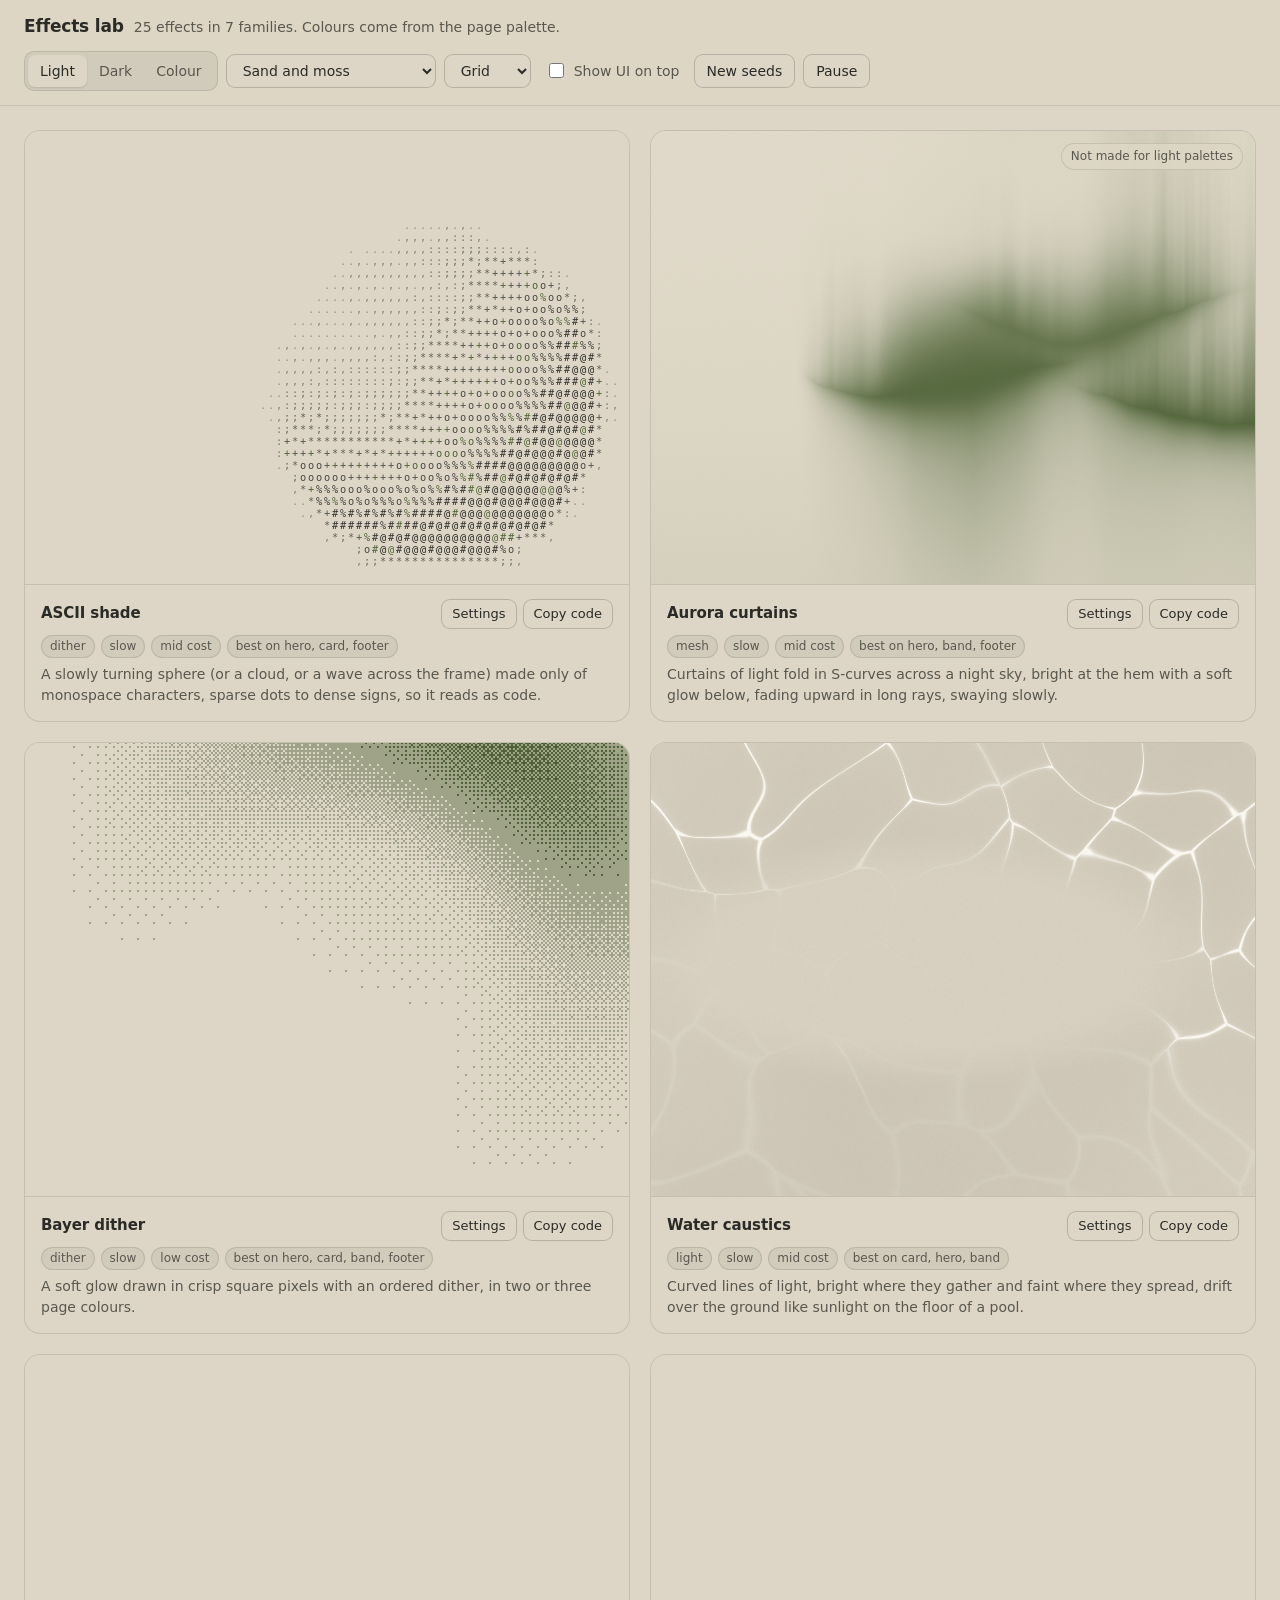
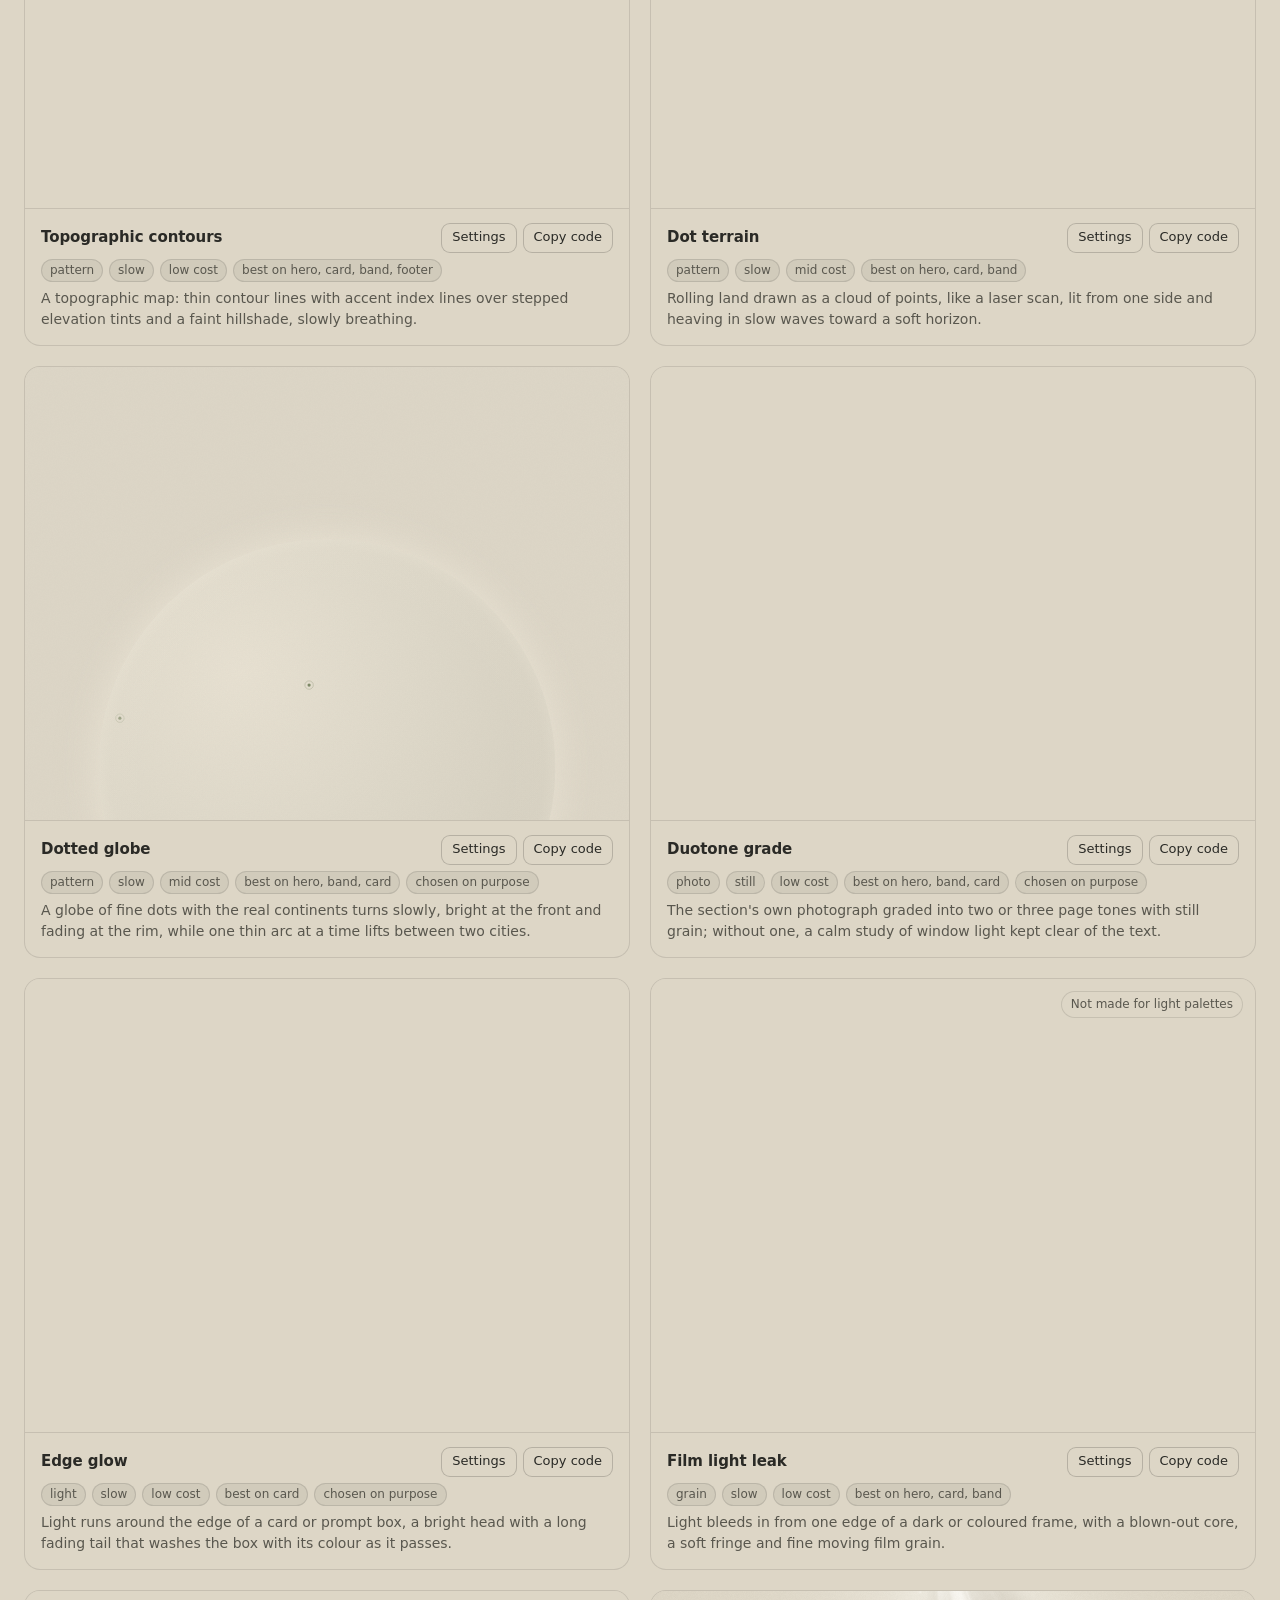
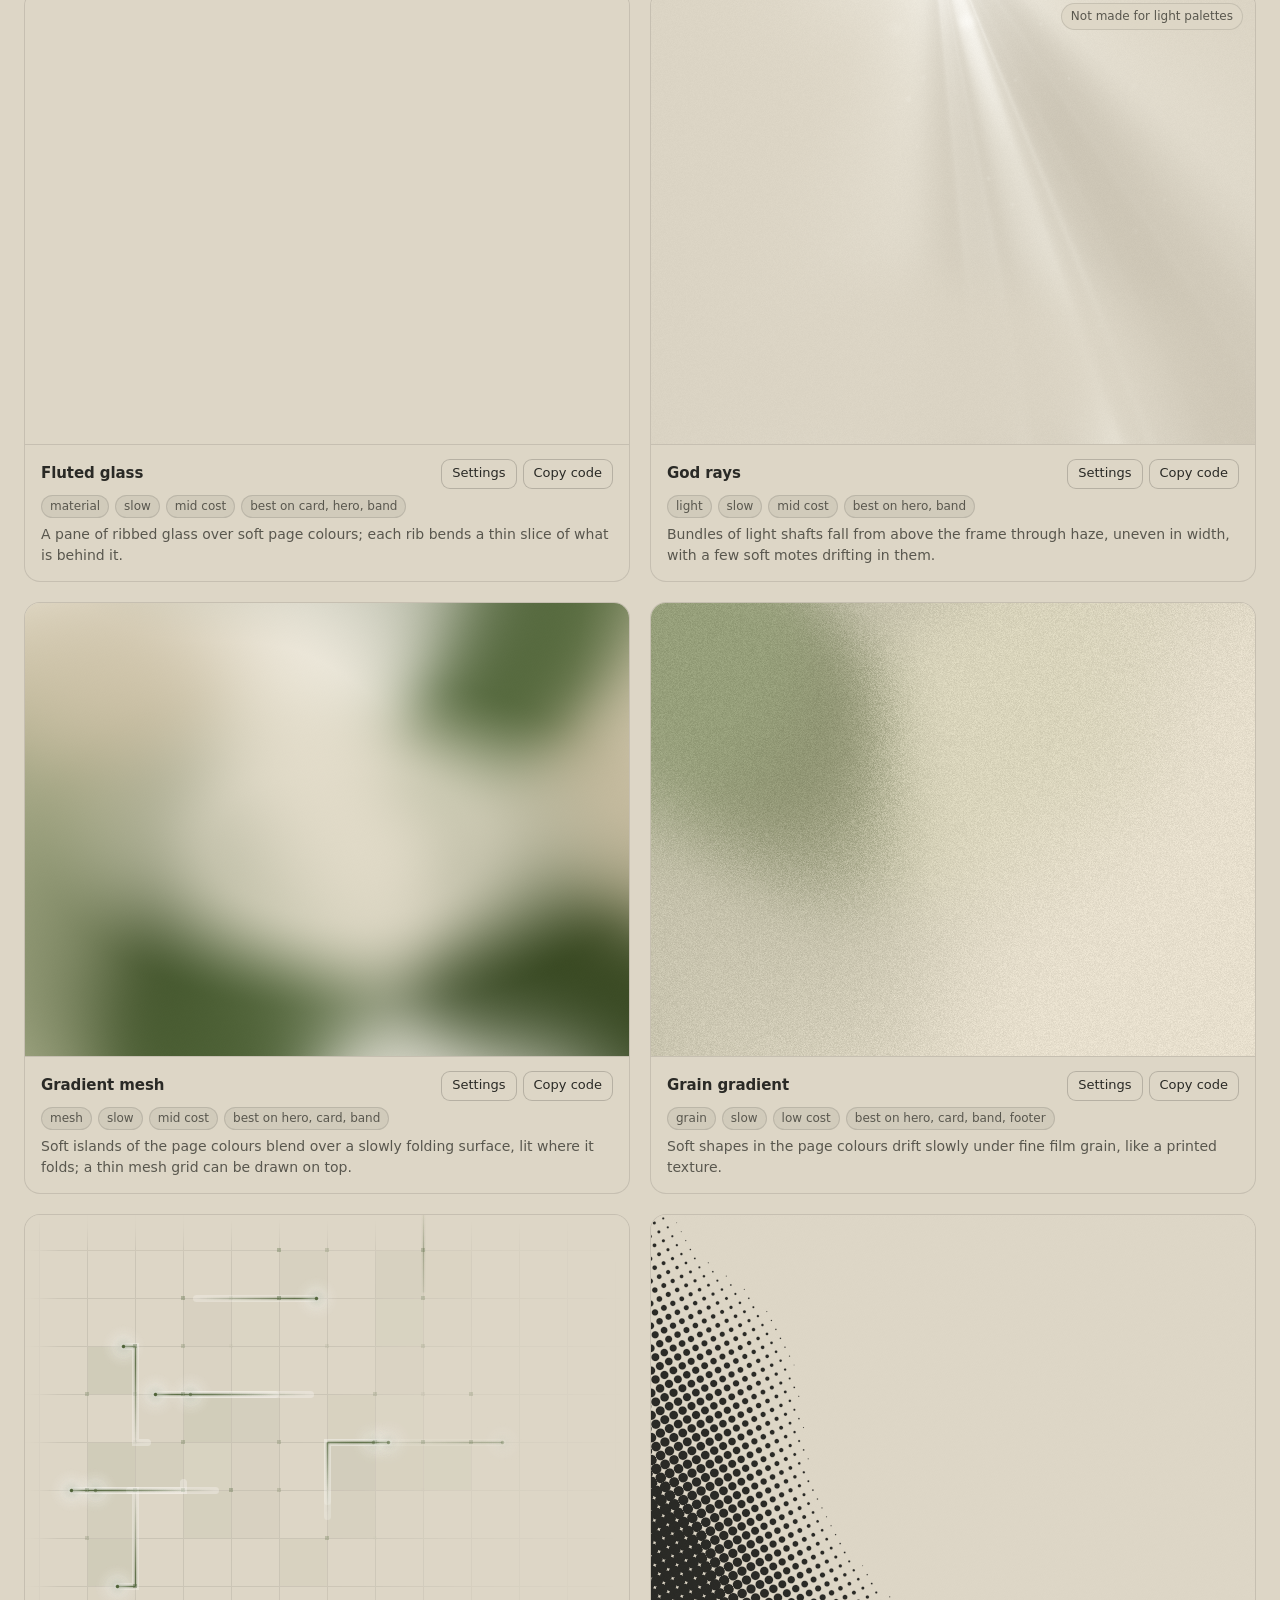
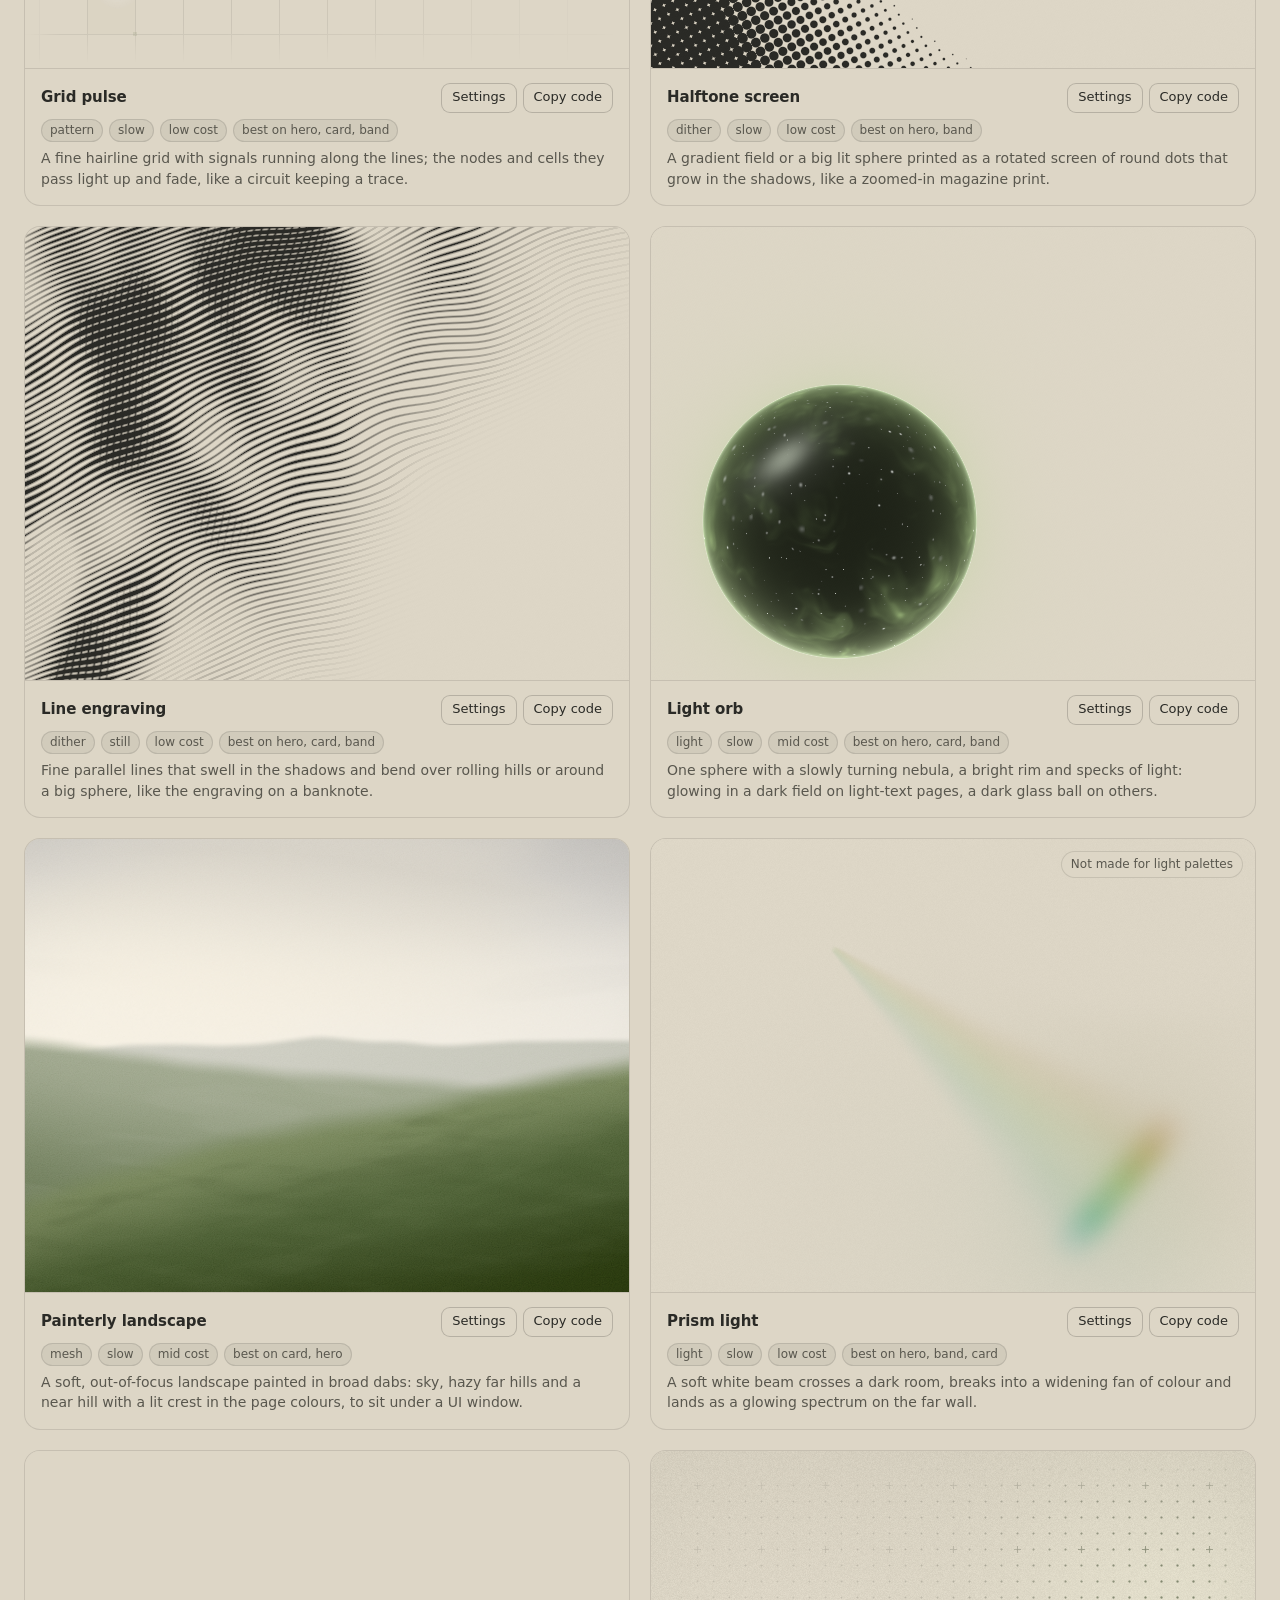
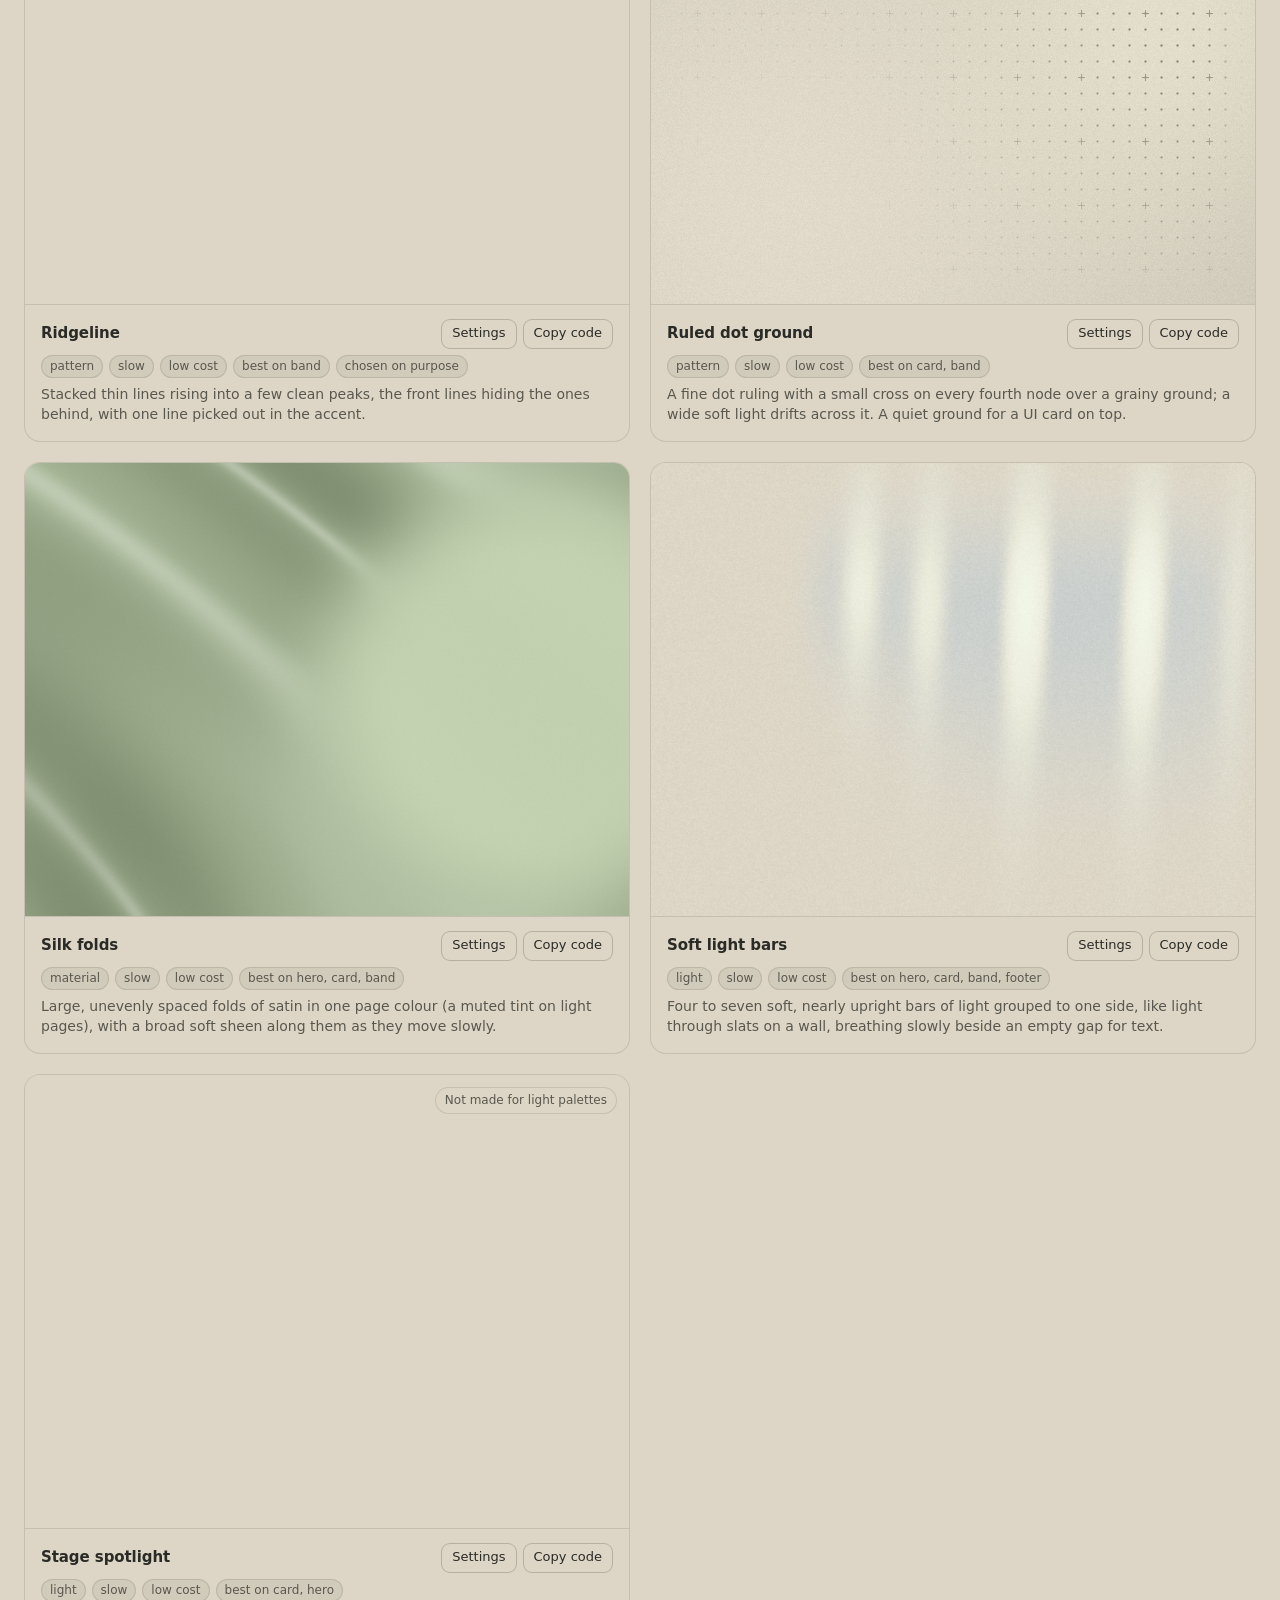
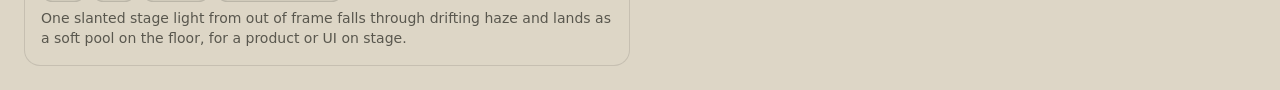
<file: zelvior-vibecoding-skill/subskills/zelvior-craft/assets/effects/lab.html>
<!doctype html>
<html lang="en">
<head>
<script>window.__tpGlMax = 16;   /* a gallery shows many live effects at once; a page of a site keeps the default 4 (fx.js) */</script>
<meta charset="utf-8">
<meta name="viewport" content="width=device-width, initial-scale=1">
<title>Effects lab</title>
<link rel="icon" href="data:,">
<style>
  :root {
    --bg: #ddd6c6; --surface: #d2cab8; --ink: #2a2a26; --muted: #59574e; --accent: #4f6238; --accent-ink: #ffffff;
    --line: color-mix(in oklab, var(--ink) 13%, transparent);
    --line-strong: color-mix(in oklab, var(--ink) 22%, transparent);
    --chip: color-mix(in oklab, var(--ink) 6%, var(--bg));
    --radius: 16px;
    color-scheme: light;
  }
  * { box-sizing: border-box; }
  html { -webkit-text-size-adjust: 100%; }
  body {
    margin: 0; background: var(--bg); color: var(--ink);
    font: 14px/1.45 ui-sans-serif, system-ui, -apple-system, "Segoe UI", Roboto, "Helvetica Neue", Arial, sans-serif;
    -webkit-font-smoothing: antialiased;
  }
  button, select, input { font: inherit; color: inherit; }
  .bar {
    position: sticky; top: 0; z-index: 20;
    display: flex; flex-wrap: wrap; align-items: center; justify-content: space-between; gap: 12px 20px;
    padding: 14px 24px; background: color-mix(in oklab, var(--bg) 90%, transparent);
    backdrop-filter: saturate(1.2) blur(14px); -webkit-backdrop-filter: saturate(1.2) blur(14px);
    border-bottom: 1px solid var(--line);
  }
  .title { display: flex; align-items: baseline; gap: 10px; min-width: 0; }
  .title h1 { margin: 0; font-size: 17px; font-weight: 640; letter-spacing: -0.01em; }
  .title p { margin: 0; color: var(--muted); white-space: nowrap; overflow: hidden; text-overflow: ellipsis; }
  .controls { display: flex; flex-wrap: wrap; align-items: center; gap: 8px; }
  .seg { display: inline-flex; padding: 3px; border-radius: 10px; background: var(--chip); border: 1px solid var(--line); }
  .seg button { border: 0; background: transparent; padding: 6px 12px; border-radius: 7px; cursor: pointer; color: var(--muted); }
  .seg button[aria-pressed="true"] { background: var(--bg); color: var(--ink); box-shadow: 0 1px 2px color-mix(in oklab, var(--ink) 14%, transparent); }
  .btn, select {
    height: 34px; padding: 0 12px; border-radius: 9px; border: 1px solid var(--line-strong); background: var(--bg);
    cursor: pointer; display: inline-flex; align-items: center; gap: 6px;
  }
  .btn:hover, select:hover { border-color: color-mix(in oklab, var(--ink) 35%, transparent); }
  .btn.primary { background: var(--ink); color: var(--bg); border-color: var(--ink); }
  label.check { display: inline-flex; align-items: center; gap: 7px; padding: 0 6px; cursor: pointer; color: var(--muted); }
  label.check input { accent-color: var(--accent); width: 15px; height: 15px; }
  select { max-width: 210px; }

  .grid {
    display: grid; gap: 20px; padding: 24px; max-width: 1680px; margin: 0 auto;
    grid-template-columns: repeat(auto-fit, minmax(min(100%, 400px), 1fr));
  }
  body[data-layout="wide"] .grid { grid-template-columns: 1fr; max-width: 1280px; }
  body[data-layout="hero"] .grid { grid-template-columns: 1fr; max-width: none; padding: 0; gap: 0; }
  .tile { border: 1px solid var(--line); border-radius: var(--radius); overflow: hidden; background: var(--bg); display: flex; flex-direction: column; min-width: 0; }
  body[data-layout="hero"] .tile { border-radius: 0; border-width: 0 0 1px; }
  .stage { position: relative; aspect-ratio: 4 / 3; overflow: hidden; }
  body[data-layout="wide"] .stage { aspect-ratio: 16 / 9; }
  body[data-layout="hero"] .stage { aspect-ratio: auto; height: 100vh; min-height: 560px; }
  .stage[data-unfit]::after {
    content: attr(data-unfit); position: absolute; top: 12px; right: 12px; padding: 4px 9px; border-radius: 999px;
    font-size: 12px; background: color-mix(in oklab, var(--bg) 85%, transparent); color: var(--muted); border: 1px solid var(--line);
  }

  /* sample content that sits on the effect */
  .sample { position: absolute; inset: 0; display: none; pointer-events: none; }
  body[data-ui="1"] .sample { display: block; }
  .sample-card {
    position: absolute; left: 22px; bottom: 22px; width: min(232px, calc(100% - 44px));
    display: grid; grid-template-columns: 36px 1fr; gap: 10px; align-items: center;
    padding: 12px 14px 12px 12px; border-radius: 12px; background: var(--surface); color: var(--ink);
    box-shadow: 0 1px 1px color-mix(in oklab, var(--ink) 8%, transparent), 0 10px 30px -12px rgb(0 0 0 / 0.3);
    border: 1px solid color-mix(in oklab, var(--ink) 8%, transparent);
  }
  .sample-card .ic {
    width: 36px; height: 36px; border-radius: 8px; background: var(--bg);
    background-image: radial-gradient(color-mix(in oklab, var(--ink) 55%, transparent) 1.1px, transparent 1.4px);
    background-size: 6px 6px; background-position: 3px 3px; border: 1px solid var(--line);
  }
  .sample-card b { display: block; font-size: 13px; font-weight: 600; }
  .sample-card span { display: block; font-size: 12px; color: var(--muted); font-variant-numeric: tabular-nums; }
  .sample-card .track { grid-column: 1 / -1; height: 4px; border-radius: 4px; background: color-mix(in oklab, var(--ink) 12%, transparent); position: relative; }
  .sample-card .track i { position: absolute; inset: 0 45% 0 0; border-radius: inherit; background: var(--accent); }
  .sample-head { position: absolute; left: 24px; top: 22px; right: 24px; color: var(--ink); }
  .sample-head b { display: block; font-size: clamp(18px, 2.2vw, 30px); font-weight: 640; letter-spacing: -0.02em; line-height: 1.1; max-width: 16ch; }
  .sample-head span { display: block; margin-top: 6px; color: var(--muted); max-width: 34ch; }
  body[data-layout="hero"] .sample-head { left: 48px; top: auto; bottom: 30vh; }
  body[data-layout="hero"] .sample-head b { font-size: clamp(36px, 5vw, 72px); }
  body[data-layout="hero"] .sample-card { left: 48px; bottom: 48px; }

  /* card layout: a feature card with an inset effect panel and a small UI window on it */
  .card-head { display: none; }
  body[data-layout="card"] .grid { grid-template-columns: repeat(auto-fit, minmax(min(100%, 460px), 1fr)); max-width: 1240px; gap: 16px; }
  body[data-layout="card"] .tile { padding: 22px; border: 0; background: color-mix(in oklab, var(--ink) 4.5%, var(--bg)); border-radius: 18px; }
  body[data-layout="card"] .card-head { display: block; }
  .card-head b { display: block; font-size: 15px; font-weight: 620; }
  .card-head p { margin: 4px 0 0; color: var(--muted); max-width: 52ch; }
  body[data-layout="card"] .stage { margin-top: 18px; border-radius: 12px; aspect-ratio: 16 / 10; }
  body[data-layout="card"] .info { display: none; }
  body[data-layout="card"] .sample { display: block; }
  body[data-layout="card"] .sample-head, body[data-layout="card"] .sample-card { display: none; }
  .window { display: none; }
  body[data-layout="card"] .window {
    display: block; position: absolute; left: 50%; top: 54%; transform: translate(-50%, -50%); width: 64%;
    border-radius: 10px; background: var(--surface); color: var(--ink);
    box-shadow: 0 1px 0 color-mix(in oklab, var(--ink) 6%, transparent), 0 18px 40px -16px rgb(0 0 0 / 0.35);
    border: 1px solid color-mix(in oklab, var(--ink) 10%, transparent); overflow: hidden; font-size: 12px;
  }
  .window .wbar { display: flex; align-items: center; gap: 5px; padding: 8px 10px; border-bottom: 1px solid var(--line); }
  .window .wbar i { width: 7px; height: 7px; border-radius: 50%; background: color-mix(in oklab, var(--ink) 22%, transparent); }
  .window .wbar span { margin-left: 8px; color: var(--muted); }
  .window .wbody { padding: 12px 12px 14px; display: grid; gap: 8px; }
  .window .wrow { display: flex; align-items: center; justify-content: space-between; gap: 10px; }
  .window .wrow em { font-style: normal; color: var(--muted); font-variant-numeric: tabular-nums; }
  .window .wbtn { justify-self: start; margin-top: 2px; padding: 5px 10px; border-radius: 7px; background: var(--accent); color: var(--accent-ink); font-weight: 600; }
  .info { padding: 14px 16px 16px; display: grid; gap: 4px; border-top: 1px solid var(--line); }
  body[data-layout="hero"] .info { display: none; }
  .info-top { display: flex; align-items: center; justify-content: space-between; gap: 12px; }
  .info h2 { margin: 0; font-size: 15px; font-weight: 620; letter-spacing: -0.005em; }
  .tags { display: flex; flex-wrap: wrap; gap: 6px; margin: 2px 0 2px; }
  .tags span { font-size: 12px; padding: 2px 8px; border-radius: 999px; background: var(--chip); color: var(--muted); border: 1px solid var(--line); }
  .look { margin: 0; color: var(--muted); }
  .actions { display: flex; gap: 6px; flex: none; }
  .actions .btn { height: 30px; padding: 0 10px; font-size: 13px; }

  .params { display: none; padding: 4px 16px 16px; gap: 10px 18px; grid-template-columns: repeat(auto-fill, minmax(170px, 1fr)); }
  .tile.open .params { display: grid; }
  .param { display: grid; gap: 4px; }
  .param label { display: flex; justify-content: space-between; font-size: 12px; color: var(--muted); }
  .param output { color: var(--ink); font-variant-numeric: tabular-nums; }
  .param input[type=range] { width: 100%; accent-color: var(--ink); margin: 0; }
  .params .row { grid-column: 1 / -1; display: flex; gap: 8px; align-items: center; }
  .params .row input { width: 90px; height: 30px; border-radius: 8px; border: 1px solid var(--line-strong); background: var(--bg); padding: 0 8px; }

  .empty { padding: 80px 24px; text-align: center; color: var(--muted); }
  .toast {
    position: fixed; left: 50%; bottom: 24px; transform: translate(-50%, 20px); opacity: 0; pointer-events: none;
    background: var(--ink); color: var(--bg); padding: 9px 14px; border-radius: 10px; transition: .25s ease; z-index: 30;
  }
  .toast.on { opacity: 1; transform: translate(-50%, 0); }
  @media (max-width: 640px) {
    .bar { padding: 12px 16px; }
    .grid { padding: 16px; gap: 16px; }
    .title p { display: none; }
  }
</style>
</head>
<body data-layout="grid">
<header class="bar">
  <div class="title">
    <h1>Effects lab</h1>
    <p id="count"></p>
  </div>
  <div class="controls">
    <div class="seg" role="group" aria-label="Palette type">
      <button type="button" data-kind="light">Light</button>
      <button type="button" data-kind="dark">Dark</button>
      <button type="button" data-kind="colour">Colour</button>
    </div>
    <select id="pal" aria-label="Palette"></select>
    <select id="layout" aria-label="Layout"><option value="grid">Grid</option><option value="card">Cards</option><option value="wide">Wide</option><option value="hero">Hero</option></select>
    <label class="check"><input type="checkbox" id="ui"> Show UI on top</label>
    <button type="button" class="btn" id="reseed">New seeds</button>
    <button type="button" class="btn" id="pause">Pause</button>
  </div>
</header>
<main class="grid" id="grid"></main>
<div class="toast" id="toast" role="status"></div>
<script id="palettes" type="application/json">[{"id":"white-link-blue","name":"Sheet and biro","bg":"#ffffff","surface":"#f4f4f4","ink":"#111111","muted":"#6b6b6b","accent":"#1a4be0","accentInk":"#ffffff"},{"id":"cool-white-slate","name":"Frost and slate","bg":"#f7f9fa","surface":"#ecf0f2","ink":"#1f3038","muted":"#5d6b72","accent":"#0d7480","accentInk":"#ffffff"},{"id":"rose-grey-green","name":"Rose grey, green","bg":"#ebe5e3","surface":"#e1dad7","ink":"#2b2622","muted":"#6a615d","accent":"#0f7d45","accentInk":"#ffffff"},{"id":"paper-grey-brass","name":"Newsprint and brass","bg":"#e8e8e3","surface":"#dcdcd6","ink":"#181715","muted":"#63625c","accent":"#bfb21a","accentInk":"#181715"},{"id":"stone-blueprint","name":"Stone and blueprint","bg":"#dfdedb","surface":"#d3d2ce","ink":"#26251e","muted":"#5f5d55","accent":"#2456d6","accentInk":"#ffffff"},{"id":"white-navy-tab","name":"Navy on white","bg":"#ffffff","surface":"#f4f4f2","ink":"#1f2b4d","muted":"#6a7186","accent":"#f7941d","accentInk":"#1f2b4d"},{"id":"three-stones","name":"Three stones","bg":"#eeecea","surface":"#e4e1dd","ink":"#333231","muted":"#6b6763","accent":"#5c6b54","accentInk":"#ffffff"},{"id":"putty-black-teal","name":"Putty and black","bg":"#dedad3","surface":"#d3cec6","ink":"#0a0a0a","muted":"#5c5852","accent":"#256f82","accentInk":"#ffffff"},{"id":"moss-sand","name":"Sand and moss","bg":"#ddd6c6","surface":"#d2cab8","ink":"#2a2a26","muted":"#59574e","accent":"#4f6238","accentInk":"#ffffff"},{"id":"green-mat-chocolate","name":"Bone, green, chocolate","bg":"#e5e1d8","surface":"#dad5ca","ink":"#2a1d17","muted":"#6b5b51","accent":"#456f3a","accentInk":"#ffffff"},{"id":"lunar-grey-bronze","name":"Lunar and bronze","bg":"#111111","surface":"#1c1c1c","ink":"#f2f2f2","muted":"#8f8f8f","accent":"#a08672","accentInk":"#111111"},{"id":"blue-black-cornflower","name":"Night and sky blue","bg":"#0a0d14","surface":"#131824","ink":"#e9edf3","muted":"#8891a1","accent":"#5ab9fc","accentInk":"#0a0d14"},{"id":"green-black-bone","name":"Green-black and bone","bg":"#161c1a","surface":"#1f2725","ink":"#e3e2da","muted":"#8e948d","accent":"#9fc7b8","accentInk":"#161c1a"},{"id":"black-crimson","name":"Black and crimson","bg":"#0a0a0a","surface":"#151515","ink":"#efefef","muted":"#8c8c8c","accent":"#b11226","accentInk":"#ffffff"},{"id":"forest-pale-lime","name":"Forest and lime","bg":"#0f1f10","surface":"#162a17","ink":"#ffffff","muted":"#9aa39a","accent":"#c6f19d","accentInk":"#0f1f10"},{"id":"charcoal-room-sage","name":"Charcoal and sage","bg":"#1c1c1c","surface":"#262626","ink":"#f1f1ef","muted":"#9a9b96","accent":"#8fa68e","accentInk":"#1c1c1c"},{"id":"warm-black-gold","name":"Warm black, gold","bg":"#0c0a08","surface":"#181512","ink":"#ffffff","muted":"#8f8a84","accent":"#c9a45a","accentInk":"#0c0a08"},{"id":"graphite-safety-orange","name":"Graphite and orange","bg":"#18191b","surface":"#222427","ink":"#eff0f1","muted":"#9c9ea3","accent":"#ff4a1f","accentInk":"#18191b"},{"id":"soot-pale-lime","name":"Soot and lime","bg":"#0f0f0f","surface":"#1a1a1a","ink":"#ffffff","muted":"#8f8f8f","accent":"#dafa9c","accentInk":"#0f0f0f"},{"id":"plum-black-pink","name":"Plum-black and pink","bg":"#0d060b","surface":"#1b0e17","ink":"#ffffff","muted":"#9a8f97","accent":"#ff488b","accentInk":"#0d060b"},{"id":"white-signal-red","name":"Signal red, white","bg":"#ffffff","surface":"#f2f2f2","ink":"#0a0a0a","muted":"#6b6b6b","accent":"#d92b21","accentInk":"#ffffff"},{"id":"white-mint-tiles","name":"Greys and mint","bg":"#ffffff","surface":"#f3f3f3","ink":"#232323","muted":"#6e6e6e","accent":"#a1ffcb","accentInk":"#232323"},{"id":"cool-grey-cobalt","name":"Cool grey, cobalt","bg":"#eef0f3","surface":"#e2e5ea","ink":"#0b0c0e","muted":"#5d6470","accent":"#1f2de6","accentInk":"#ffffff"},{"id":"offwhite-bottle-yellow","name":"Bottle ink, yellow","bg":"#f7f7f7","surface":"#ebebeb","ink":"#0d2a1c","muted":"#5f6b64","accent":"#f6e016","accentInk":"#0d2a1c"},{"id":"teal-on-paper","name":"Teal on paper","bg":"#f7f9f8","surface":"#ebf0ee","ink":"#06525c","muted":"#2f737d","accent":"#06525c","accentInk":"#f7f9f8"},{"id":"navy-pink","name":"Navy and pink","bg":"#1a2039","surface":"#212846","ink":"#f9a3c0","muted":"#b9879c","accent":"#f9a3c0","accentInk":"#1a2039"},{"id":"blush-aubergine","name":"Blush and aubergine","bg":"#edccbe","surface":"#e8c2b2","ink":"#351a2b","muted":"#6c4857","accent":"#351a2b","accentInk":"#edccbe"},{"id":"cobalt-on-sand","name":"Cobalt on sand","bg":"#e6dbc7","surface":"#ddd0b9","ink":"#062b8a","muted":"#3a5aa8","accent":"#062b8a","accentInk":"#e6dbc7"},{"id":"oxblood-grey","name":"Oxblood and grey","bg":"#e2e2e2","surface":"#d6d6d6","ink":"#7d0c14","muted":"#7a4a4e","accent":"#7d0c14","accentInk":"#e2e2e2"},{"id":"olive-on-bone","name":"Olive on bone","bg":"#ecebe7","surface":"#e1dfd9","ink":"#38450f","muted":"#5d683a","accent":"#38450f","accentInk":"#ecebe7"},{"id":"burgundy-bubblegum","name":"Burgundy and bubblegum","bg":"#3d0012","surface":"#4d0519","ink":"#ff99d3","muted":"#c77aa0","accent":"#ff99d3","accentInk":"#3d0012"},{"id":"bottle-green-gold","name":"Bottle green, gold","bg":"#133621","surface":"#1a4429","ink":"#f4d96c","muted":"#b3a55e","accent":"#f4d96c","accentInk":"#133621"},{"id":"cobalt-field","name":"Cobalt field","bg":"#0034eb","surface":"#002fd6","ink":"#ffffff","muted":"#dfe4f2","accent":"#e9e34a","accentInk":"#111111"},{"id":"mustard-field","name":"Mustard and black","bg":"#e1ac10","surface":"#cd9d0f","ink":"#0b0b0b","muted":"#4d3d0a","accent":"#24338f","accentInk":"#ffffff"},{"id":"carmine-field","name":"Carmine field","bg":"#9c1220","surface":"#8a101c","ink":"#ffffff","muted":"#f0b9bd","accent":"#ffd9dc","accentInk":"#9c1220"},{"id":"pink-field-lime","name":"Bubblegum and lime","bg":"#ff87ab","surface":"#ff739d","ink":"#0a0a0a","muted":"#6b1f3a","accent":"#def915","accentInk":"#0a0a0a"},{"id":"sky-field-navy","name":"Sky and navy","bg":"#6bb4ee","surface":"#7dbdf0","ink":"#0e1822","muted":"#1b3d5c","accent":"#ff5a1f","accentInk":"#0e1822"},{"id":"orange-field-black","name":"Orange and black","bg":"#ff7a1f","surface":"#ff8633","ink":"#050f16","muted":"#5a2306","accent":"#050f16","accentInk":"#ff7a1f"},{"id":"tobacco-olive","name":"Tobacco and olive","bg":"#472913","surface":"#55321a","ink":"#e4e0cf","muted":"#b39f84","accent":"#525e1b","accentInk":"#e4e0cf"},{"id":"poster-chapters","name":"Poster chapters","bg":"#e6e0d2","surface":"#dcd5c5","ink":"#1a1a1a","muted":"#5f5b52","accent":"#18bc42","accentInk":"#1a1a1a"},{"id":"blue-red-black","name":"Blue, red, black","bg":"#ffffff","surface":"#f3f3f3","ink":"#0a0a0a","muted":"#6b6b6b","accent":"#1f30e0","accentInk":"#ffffff"},{"id":"charcoal-primaries","name":"Charcoal and primaries","bg":"#191919","surface":"#242424","ink":"#ffffff","muted":"#9a9a9a","accent":"#0c7866","accentInk":"#ffffff"},{"id":"ultramarine-yellow","name":"Ultramarine and yellow","bg":"#1423b8","surface":"#1220a6","ink":"#ffffff","muted":"#e4e2d6","accent":"#1fc27a","accentInk":"#0a0a0a"},{"id":"candy-chapters","name":"Candy chapters","bg":"#ffd249","surface":"#f5c63c","ink":"#0a0a0a","muted":"#5e4a0a","accent":"#f53fd6","accentInk":"#0a0a0a"},{"id":"orange-sky-lime","name":"Orange, sky, lime","bg":"#ff8126","surface":"#ff8d3a","ink":"#111111","muted":"#5c2a05","accent":"#de194b","accentInk":"#ffffff"},{"id":"post-red-mustard","name":"Post red, mustard","bg":"#e2dccf","surface":"#d7d0c1","ink":"#2a1110","muted":"#6b524c","accent":"#4a6f84","accentInk":"#ffffff"},{"id":"mint-orange-grey","name":"Grey, mint, orange","bg":"#ffffff","surface":"#f5f5f5","ink":"#000000","muted":"#666666","accent":"#a7ff9c","accentInk":"#000000"},{"id":"report-blocks","name":"Report blocks","bg":"#ffffff","surface":"#f6f6f6","ink":"#000000","muted":"#5f5f5f","accent":"#fe7141","accentInk":"#000000"},{"id":"card-pastels","name":"Card pastels","bg":"#f7f7f5","surface":"#ebebe8","ink":"#000000","muted":"#666662","accent":"#d0106f","accentInk":"#ffffff"},{"id":"mint-pink-accounts","name":"Mint and pink","bg":"#f8f8f8","surface":"#eeeeee","ink":"#0a0a0a","muted":"#6a6a6a","accent":"#1f6b3a","accentInk":"#ffffff"},{"id":"swap-pastels","name":"Swapping pastels","bg":"#c3d7e5","surface":"#d0e0eb","ink":"#141414","muted":"#4a5068","accent":"#0f5257","accentInk":"#ffffff"},{"id":"blush-sage-slate","name":"Blush, sage, slate","bg":"#a6b3bc","surface":"#b2bdc5","ink":"#1c1c1c","muted":"#38424a","accent":"#2c3620","accentInk":"#e3e2da"},{"id":"candy-on-black","name":"Candy on black","bg":"#000000","surface":"#0d0d0d","ink":"#ffffff","muted":"#999999","accent":"#93f1f7","accentInk":"#000000"},{"id":"sky-sand","name":"Sky and sand","bg":"#cbe4f2","surface":"#bcdcee","ink":"#0a0a0a","muted":"#44606e","accent":"#b0298f","accentInk":"#ffffff"},{"id":"studio-grey","name":"Studio grey","bg":"#a8a8aa","surface":"#b4b4b6","ink":"#0e0e0e","muted":"#3a3a3c","accent":"#1f5c49","accentInk":"#ffffff"},{"id":"walnut-tan","name":"Walnut and tan","bg":"#2b2216","surface":"#382d1e","ink":"#e4e2da","muted":"#a39a8b","accent":"#bda38b","accentInk":"#2b2216"}]</script>
<script id="presets" type="application/json">{"light":"moss-sand","dark":"blue-black-cornflower","colour":"cobalt-field"}</script>
<script type="module">
  import fx from './fx.js';

  const q = new URLSearchParams(location.search);
  const PALETTES = JSON.parse(document.getElementById('palettes').textContent);
  const PRESETS = JSON.parse(document.getElementById('presets').textContent);
  const byId = Object.fromEntries(PALETTES.map(p => [p.id, p]));
  const $ = s => document.querySelector(s);
  const grid = $('#grid');

  if (q.has('fallback')) fx.config.forceFallback = true;
  if (q.has('webgl1')) fx.config.forceWebGL1 = true;
  if (q.has('time')) fx.setClock(+q.get('time'));
  document.body.dataset.layout = ['wide', 'hero', 'card'].includes(q.get('layout')) ? q.get('layout') : 'grid';
  $('#layout').value = document.body.dataset.layout;
  $('#layout').addEventListener('change', e => { document.body.dataset.layout = e.target.value; syncUrl(); });
  document.body.dataset.ui = q.get('ui') === '1' ? '1' : '0';
  $('#ui').checked = document.body.dataset.ui === '1';

  let palette = pickPalette(q.get('palette') || 'light');
  let paused = false;
  const tiles = [];

  function pickPalette(key) {
    const id = PRESETS[key] || key;
    return byId[id] || byId[PRESETS.light] || PALETTES[0];
  }
  function applyPalette(p) {
    const r = document.documentElement.style;
    r.setProperty('--bg', p.bg); r.setProperty('--surface', p.surface); r.setProperty('--ink', p.ink);
    r.setProperty('--muted', p.muted); r.setProperty('--accent', p.accent); r.setProperty('--accent-ink', p.accentInk);
    document.documentElement.style.colorScheme = fx.paletteKind(p) === 'light' ? 'light' : 'dark';
    const kind = fx.paletteKind(p);
    for (const b of document.querySelectorAll('.seg button')) b.setAttribute('aria-pressed', String(PRESETS[b.dataset.kind] === p.id));
    $('#pal').value = p.id;
    for (const t of tiles) {
      const fits = t.meta.palettes.includes(kind);
      if (fits) t.stage.removeAttribute('data-unfit'); else t.stage.setAttribute('data-unfit', `Not made for ${kind} palettes`);
      t.ctrl?.setPalette(fx.normalizePalette(p));
    }
  }
  function toast(msg) {
    const el = $('#toast'); el.textContent = msg; el.classList.add('on');
    clearTimeout(toast.t); toast.t = setTimeout(() => el.classList.remove('on'), 1600);
  }
  const fmt = (v, d) => (d.step && d.step >= 1 ? String(Math.round(v)) : (+v).toFixed(2));

  function snippet(t) {
    const p = t.ctrl.params, d = t.meta.params || {};
    const changed = Object.fromEntries(Object.entries(p).filter(([k, v]) => d[k] && v !== d[k].default));
    const attrs = [`data-fx="${t.meta.id}"`, `data-fx-seed="${t.ctrl.seed}"`];
    if (Object.keys(changed).length) attrs.push(`data-fx-params='${JSON.stringify(changed)}'`);
    return `<div ${attrs.join(' ')}></div>`;
  }

  function buildTile(meta, i) {
    const tile = document.createElement('article');
    tile.className = 'tile';
    tile.dataset.id = meta.id;
    tile.innerHTML = `
      <div class="card-head"><b></b><p></p></div>
      <div class="stage">
        <div class="sample" aria-hidden="true">
          <div class="window"><div class="wbar"><i></i><i></i><i></i><span>Settings</span></div>
            <div class="wbody"><div class="wrow"><span>Grain</span><em>0.60</em></div><div class="wrow"><span>Speed</span><em>0.50</em></div><span class="wbtn">Apply</span></div></div>
          <div class="sample-head"><b>A headline sits here</b><span>Secondary text, to check contrast on the effect.</span></div>
          <div class="sample-card"><div class="ic"></div><div><b></b><span></span></div><div class="track"><i></i></div></div>
        </div>
      </div>
      <div class="info">
        <div class="info-top">
          <h2></h2>
          <div class="actions">
            <button type="button" class="btn" data-act="params" aria-expanded="false">Settings</button>
            <button type="button" class="btn" data-act="copy">Copy code</button>
          </div>
        </div>
        <div class="tags"></div>
        <p class="look"></p>
      </div>
      <div class="params"></div>`;
    tile.querySelector('h2').textContent = meta.name;
    tile.querySelector('.card-head b').textContent = meta.name;
    tile.querySelector('.card-head p').textContent = meta.look;
    tile.querySelector('.window .wbar span').textContent = meta.name;
    const wk = Object.keys(meta.params || {}).slice(0, 2);
    tile.querySelectorAll('.window .wrow').forEach((row, n) => {
      const k = wk[n];
      if (!k) { row.remove(); return; }
      row.querySelector('span').textContent = k[0].toUpperCase() + k.slice(1);
      row.querySelector('em').textContent = fmt(meta.params[k].default, meta.params[k]);
    });
    tile.querySelector('.look').textContent = meta.look;
    tile.querySelector('.sample-card b').textContent = meta.name;
    const keys = Object.keys(meta.params || {}).slice(0, 2);
    tile.querySelector('.sample-card span').textContent = keys.map(k => `${k} ${fmt(meta.params[k].default, meta.params[k])}`).join(' · ');
    const tags = [meta.family, meta.motion, `${meta.cost} cost`, `best on ${meta.bestOn.join(', ')}`, ...(meta.random === false ? ['chosen on purpose'] : [])];
    tile.querySelector('.tags').append(...tags.map(s => Object.assign(document.createElement('span'), { textContent: s })));
    const stage = tile.querySelector('.stage');
    const seed = q.has('seed') ? (+q.get('seed') + i * 101) : 1000 + i * 37;
    const t = { meta, tile, stage, seed, ctrl: null };
    tile.querySelector('[data-act="copy"]').addEventListener('click', async () => {
      if (!t.ctrl) return;
      try { await navigator.clipboard.writeText(snippet(t)); toast('Code copied'); }
      catch (_) { prompt('Copy this code', snippet(t)); }
    });
    tile.querySelector('[data-act="params"]').addEventListener('click', e => {
      const open = tile.classList.toggle('open');
      e.currentTarget.setAttribute('aria-expanded', String(open));
    });
    buildParams(t);
    return t;
  }

  function buildParams(t) {
    const box = t.tile.querySelector('.params');
    box.innerHTML = '';
    for (const [k, d] of Object.entries(t.meta.params || {})) {
      const id = `${t.meta.id}-${k}`;
      const row = document.createElement('div');
      row.className = 'param';
      row.innerHTML = `<label for="${id}"><span>${k}</span><output></output></label><input type="range" id="${id}">`;
      const inp = row.querySelector('input'), out = row.querySelector('output');
      inp.min = d.min; inp.max = d.max; inp.step = d.step || (d.max - d.min) / 100; inp.value = d.default;
      out.textContent = fmt(d.default, d);
      inp.addEventListener('input', () => { out.textContent = fmt(+inp.value, d); t.ctrl?.set({ [k]: +inp.value }); });
      box.append(row);
    }
    const row = document.createElement('div');
    row.className = 'row';
    row.innerHTML = `<span>Seed</span><input type="number" min="0" max="9999" step="1"><button type="button" class="btn">Reset</button>`;
    const seedIn = row.querySelector('input');
    seedIn.value = t.seed;
    seedIn.addEventListener('change', () => { t.seed = +seedIn.value || 0; remount(t); });
    row.querySelector('button').addEventListener('click', () => { buildParams(t); remount(t); });
    box.append(row);
  }

  async function remount(t, params) {
    t.ctrl = await fx.mount(t.stage, t.meta.id, { palette: fx.normalizePalette(palette), params: params || currentParams(t), seed: t.seed });
    if (paused) t.ctrl.pause();
    t.tile.querySelector('.params .row input').value = t.seed;
    // the seed may place the calm area and focal point (fx.compose): show the values in use
    for (const [k, d] of Object.entries(t.meta.params || {})) {
      const inp = t.tile.querySelector(`#${t.meta.id}-${k}`);
      if (inp && t.ctrl.params[k] != null) { inp.value = t.ctrl.params[k]; inp.previousElementSibling.querySelector('output').textContent = fmt(t.ctrl.params[k], d); }
    }
  }
  function currentParams(t) {
    const out = {};
    for (const inp of t.tile.querySelectorAll('.param input')) out[inp.id.slice(t.meta.id.length + 1)] = +inp.value;
    return out;
  }

  // controls
  for (const b of document.querySelectorAll('.seg button')) {
    b.addEventListener('click', () => { palette = pickPalette(b.dataset.kind); applyPalette(palette); syncUrl(); });
  }
  const sel = $('#pal');
  const groups = { light: [], dark: [], colour: [] };
  for (const p of PALETTES) groups[fx.paletteKind(p)].push(p);
  for (const [k, list] of Object.entries(groups)) {
    const og = document.createElement('optgroup');
    og.label = k[0].toUpperCase() + k.slice(1);
    for (const p of list) og.append(new Option(p.name, p.id));
    sel.append(og);
  }
  sel.addEventListener('change', () => { palette = pickPalette(sel.value); applyPalette(palette); syncUrl(); });
  $('#ui').addEventListener('change', e => {
    document.body.dataset.ui = e.target.checked ? '1' : '0';
    syncUrl();
    // a page puts the calm area where its text is; with the sample text on, do the same
    const calm = textCalm();
    for (const t of tiles) remount(t, calm ? { ...currentParams(t), ...calm } : {});
  });
  $('#layout').addEventListener('change', () => {
    const calm = textCalm();
    if (calm) for (const t of tiles) remount(t, { ...currentParams(t), ...calm });
  });
  // where the sample headline sits (0..1 of the frame), or null when no text is on the effect
  function textCalm() {
    const layout = document.body.dataset.layout;
    if (document.body.dataset.ui !== '1' || layout === 'card') return null;
    return layout === 'hero' ? { calmX: 0.2, calmY: 0.62 } : { calmX: 0.2, calmY: 0.18 };
  }
  $('#reseed').addEventListener('click', () => {
    for (const t of tiles) { t.seed = Math.floor(Math.random() * 10000); remount(t); }
  });
  $('#pause').addEventListener('click', e => {
    paused = !paused;
    e.currentTarget.textContent = paused ? 'Play' : 'Pause';
    for (const t of tiles) paused ? t.ctrl?.pause() : t.ctrl?.resume();
  });
  function syncUrl() {
    const u = new URL(location.href);
    u.searchParams.set('palette', palette.id);
    if (document.body.dataset.ui === '1') u.searchParams.set('ui', '1'); else u.searchParams.delete('ui');
    if (document.body.dataset.layout !== 'grid') u.searchParams.set('layout', document.body.dataset.layout); else u.searchParams.delete('layout');
    history.replaceState(null, '', u);
  }

  // load
  let index;
  try { index = await fetch('./index.json', { cache: 'no-store' }).then(r => { if (!r.ok) throw new Error(r.status); return r.json(); }); }
  catch (err) { grid.innerHTML = '<p class="empty">index.json did not load. Run: node scripts/effects.mjs index, and serve this folder over http.</p>'; throw err; }
  let list = index.effects || [];
  const only = (q.get('only') || '').split(',').map(s => s.trim()).filter(Boolean);
  if (only.length) list = only.map(id => list.find(e => e.id === id)).filter(Boolean);
  if (q.get('family')) list = list.filter(e => e.family === q.get('family'));
  const kinds = new Set(list.map(e => e.family));
  $('#count').textContent = `${list.length} effect${list.length === 1 ? '' : 's'} in ${kinds.size} famil${kinds.size === 1 ? 'y' : 'ies'}. Colours come from the page palette.`;
  if (!list.length) grid.innerHTML = '<p class="empty">No effects match.</p>';
  list.forEach((meta, i) => { const t = buildTile(meta, i); tiles.push(t); grid.append(t.tile); });
  applyPalette(palette);
  await Promise.all(tiles.map(t => remount(t, { ...(textCalm() || {}) })));
  document.documentElement.dataset.ready = '1';
</script>
</body>
</html>
</file>
<file: zelvior-vibecoding-skill/subskills/zelvior-craft/assets/system.css>
/*
  zelvior-craft system.css - the one system for the page. Link it first, then assets/ui/cards.css (the
  feature card, its panel and the fragment placements), then set the palette (--p-*), the fonts and
  the radius set on :root in the page (node scripts/start.mjs prints that block).
  Do not add a second grid, spacing scale, type scale, radius scale, button or card style.
*/

/* ---------------------------------------------------------------- tokens */
:root {
  /* palette (hex only; fx.js reads --bg --surface --ink --muted --accent --accent-ink) */
  --p-bg: #ffffff;
  --p-surface: #f4f4f4;
  --p-ink: #111111;
  --p-muted: #6b6b6b;
  --p-accent: #1a4be0;
  --p-accent-ink: #ffffff;
  --p-action: #1a4be0;      /* buttons, links, focus: the accent, or the ink when the accent is too pale */
  --p-action-ink: #ffffff;
  --p-inv-bg: #111111;
  --p-inv-surface: #1c1c1c;
  --p-inv-ink: #f4f4f4;
  --p-inv-muted: #a3a3a3;
  --p-inv-accent: #ffffff;
  --p-inv-accent-ink: #111111;
  --p-inv-action: #ffffff;
  --p-inv-action-ink: #111111;
  /* the lit ground behind UI and in the closing band (references/cards.md), one per page, tech pages only
     (none on kind other, which is flat): <html data-ground="sand|sky|sage|painting">. system.js gives it to every ground
     that holds UI, on light and dark pages alike; --hue on one panel changes only its accent */
  --ground-bg: #d9ccb7; --ground-surface: #e9e0d2; --ground-ink: #2a2622; --ground-muted: #5a534a; --ground-accent: #a8794a;

  /* fonts */
  --font-display: system-ui, -apple-system, "Segoe UI", sans-serif;
  --font-text: system-ui, -apple-system, "Segoe UI", sans-serif;
  --font-mono: ui-monospace, "SFMono-Regular", Menlo, Consolas, monospace;
  --display-weight: 400;    /* headlines 400; 500 on a tech page (software, gaming, hardware) */
  --display-tracking: -0.025em;

  /* the page rhythm (references/layout-v4.md): one section per screen. The header is fixed and
     --nav tall; every section is padded --padt above and --padb (plus the phone action bar, --bar)
     below, and is exactly one or two screens tall (--h: 1 or 2; --hm on a phone). The hero's words
     start --hgap under the header and its content ends --hpadb above the fold. */
  --nav: 72px;
  --padt: 120px;
  --padb: 72px;
  --hgap: 48px;
  --hpadb: 64px;
  --bar: 0px;
  /* grid: one .wrap (alias .container) for the header, every section and the footer, the same
     --gut on both sides: 1280 wide at x 80-1360 at 1440, 342 at x 24-366 at 390 */
  --container: 1280px;
  --gut: 80px;
  --pad: var(--gut);
  --gutter: 24px;

  /* spacing: 4/8 scale */
  --s-1: 4px;  --s-2: 8px;  --s-3: 12px; --s-4: 16px; --s-5: 24px;
  --s-6: 32px; --s-7: 48px; --s-8: 64px; --s-9: 96px; --s-10: 128px;
  --section: 40px;      /* only a .section outside main (the kit's demo pages); every main > section and
                           footer.closing take --padt and --padb */
  --section-band: 56px; /* the same for an older footer outside footer.closing */
  --head-gap: 48px;     /* the one heading-to-content gap, 32 on a phone (layout.css reads it as --ly-head-gap) */
  --card-pad: 16px;     /* card padding (cards.css sets its own for cards with a panel) */
  --card-gap: 16px;     /* gap between cards */

  /* type scale (the only sizes on the page) */
  --t-label: 13px;
  --t-small: 14px;
  --t-body: 16px;
  --t-lead: 18px;
  --t-card: 18px;
  --t-h3: 24px;
  /* straight lines from the phone size at 390 to the desktop size at 1440 (system.md's table) */
  --t-h2: clamp(30px, 1.72vw + 23.3px, 48px);
  --t-h1: clamp(38px, 3.24vw + 25.4px, 72px);
  /* a big number stays a step under the h2 (VI-11): 38 at 1440, 28 at 390, so it never reads as a
     section heading; a stats row and a price set their own, smaller still */
  --t-stat: clamp(28px, .952vw + 24.29px, 38px);

  /* radius: one scale (soft by default; data-radius on <html> switches it) */
  --r-sm: 8px;  --r-md: 12px; --r-lg: 20px; --r-btn: 8px;

  /* controls (fixed here; a page never adds its own) */
  --btn-h: 44px;
  --btn-h-sm: 36px;
  --nav-h: var(--nav);  /* the older name, kept for the kit's files */
  --icon: 16px;         /* small icons: socials, menu chevrons, mono brand marks */

  /* motion: the one UI ease-out (motion.css --m-ease and ui/base.css --u-ease read it; references/motion.md) */
  --ease: cubic-bezier(.2, .8, .2, 1);
  --dur: 180ms;
}
html[data-radius="sharp"] { --r-sm: 4px; --r-md: 6px;  --r-lg: 8px;  --r-btn: 4px; }
html[data-radius="soft"]  { --r-sm: 8px; --r-md: 12px; --r-lg: 20px; --r-btn: 8px; }
html[data-radius="round"] { --r-sm: 10px; --r-md: 16px; --r-lg: 24px; --r-btn: 999px; }
/* the four lit grounds (references/cards.md); sand is the default above. painting goes with
   painterly-landscape (x.ai's daylight sky over olive hills) */
html[data-ground="sky"]      { --ground-bg: #c6d3df; --ground-surface: #d6e0e9; --ground-ink: #25303a; --ground-muted: #4d5964; --ground-accent: #3f6a92; }
html[data-ground="sage"]     { --ground-bg: #cdd6c6; --ground-surface: #dce3d6; --ground-ink: #262d24; --ground-muted: #535b51; --ground-accent: #6c8e63; }
html[data-ground="painting"] { --ground-bg: #79a8d6; --ground-surface: #a6c4e2; --ground-ink: #16212c; --ground-muted: #273949; --ground-accent: #9c9b3c; }
/* cards.css takes its card and panel radii from this scale */
html[data-radius] .card { --c-r: var(--r-lg); }
html[data-radius] .panel { --p-r: var(--r-md); }

/* a phone: the header 56, the sections padded 96 / 48, the hero's words 40 under the header and its
   content ending 24 above the fold, 24 at both sides, 12 between columns */
@media (max-width: 639px) {
  :root { --nav: 56px; --padt: 96px; --padb: 48px; --hgap: 40px; --hpadb: 24px; --gut: 24px; --gutter: 12px; --card-gap: 12px; --head-gap: 32px; }
}
@media (min-width: 640px) {
  :root { --gut: 48px; --section: 48px; --section-band: 72px; --card-pad: 24px; }
}
@media (min-width: 1024px) {
  :root { --gut: 80px; --section: 56px; --section-band: 96px; --card-gap: 24px;
          --t-lead: 20px; --t-card: 20px; --t-h3: 28px; }
  /* a place (and a local service): the 1200 column at x 120-1320 */
  html[data-type="place"] { --gut: 120px; --container: 1200px; }
}
/* a place (VI-06, ST-96, PH-23): its own smaller type (h1 48/53 and 32/37, h2 32/40 and 24/30, titles
   and the sub-line 20 and 18), the Recipe 3 hero's gap under its photograph (40, 24 on a phone),
   square photographs and cards and 2px buttons, whatever data-radius and data-buttons say */
:root[data-type="place"] {
  --hgap: 40px;
  --t-h1: clamp(32px, 1.524vw + 26.06px, 48px);
  --t-h2: clamp(24px, .762vw + 21px, 32px);
  --t-h3: clamp(20px, .381vw + 18.51px, 24px);
  --r-sm: 2px; --r-md: 0px; --r-lg: 0px; --r-btn: 2px;
}
:root[data-type="place"] :is(h1, .t-h1) { line-height: 1.104; }
:root[data-type="place"] :is(h2, .t-h2) { line-height: 1.25; }
@media (max-width: 639px) {
  :root[data-type="place"] { --hgap: 24px; }
  :root[data-type="place"] :is(h1, .t-h1) { line-height: 1.156; }
}

/* ---------------------------------------------------------------- grounds (at most three) */
:root, .ground-base {
  --bg: var(--p-bg); --surface: var(--p-surface); --ink: var(--p-ink); --muted: var(--p-muted);
  --accent: var(--p-accent); --accent-ink: var(--p-accent-ink); --card: var(--p-surface);
  --action: var(--p-action); --action-ink: var(--p-action-ink);
}
.ground-surface {
  --bg: var(--p-surface); --surface: var(--p-bg); --ink: var(--p-ink); --muted: var(--p-muted);
  --accent: var(--p-accent); --accent-ink: var(--p-accent-ink); --card: var(--p-bg);
  --action: var(--p-action); --action-ink: var(--p-action-ink);
}
.ground-inverse {
  --bg: var(--p-inv-bg); --surface: var(--p-inv-surface); --ink: var(--p-inv-ink); --muted: var(--p-inv-muted);
  --accent: var(--p-inv-accent); --accent-ink: var(--p-inv-accent-ink); --card: var(--p-inv-surface);
  --action: var(--p-inv-action); --action-ink: var(--p-inv-action-ink);
}
:root, .ground-base, .ground-surface, .ground-inverse {
  --line: color-mix(in oklab, var(--ink) 11%, transparent);
  --line-strong: color-mix(in oklab, var(--ink) 20%, transparent);
  /* effects (fx.js) and UI fragments (assets/ui) take the colours of the ground they sit on */
  --fx-bg: var(--bg); --fx-surface: var(--surface); --fx-ink: var(--ink); --fx-muted: var(--muted);
  --fx-accent: var(--accent); --fx-accent-ink: var(--accent-ink);
  --ui-font: var(--font-text); --ui-mono: var(--font-mono); --ui-radius: var(--r-md);
}
.ground-base, .ground-surface, .ground-inverse { background: var(--bg); color: var(--ink); }

/* ---------------------------------------------------------------- base */
*, *::before, *::after { box-sizing: border-box; }
/* an anchor lands on the section's top (the judge's frame): the fixed header covers --nav of its --padt */
html { -webkit-text-size-adjust: 100%; scroll-padding-top: 0; scroll-behavior: auto; margin: 0; }
body {
  margin: 0; background: var(--bg); color: var(--ink);
  font: 400 var(--t-body)/1.55 var(--font-text);
  -webkit-font-smoothing: antialiased; text-rendering: optimizeLegibility; overflow-x: clip;
}
img, svg, video, canvas { display: block; max-width: 100%; }
/* hidden means hidden, also on an img the line above makes a block (a menu tab's photograph, a peek photograph) */
[hidden] { display: none !important; }
img, video { height: auto; }
a { color: inherit; text-decoration: none; }
button { font: inherit; color: inherit; }
h1, h2, h3, h4, p, ul, ol, figure, blockquote { margin: 0; }
ul, ol { padding: 0; list-style: none; }
h1, h2, h3, h4 {
  font-family: var(--font-display); font-weight: var(--display-weight);
  letter-spacing: var(--display-tracking); text-wrap: balance; overflow-wrap: break-word;
  /* a long word (a German compound at 390) breaks at a syllable with a hyphen, in the language of <html lang>;
     only words of 10 letters or more, 4 at least on each side, so a short English heading never breaks */
  hyphens: auto; -webkit-hyphens: auto; hyphenate-limit-chars: 10 4 4;
}
h1, .t-h1 { font-size: var(--t-h1); line-height: 1.04; }
h2, .t-h2 { font-size: var(--t-h2); line-height: 1.1; }
h3, .t-h3 { font-size: var(--t-h3); line-height: 1.2; }
h4, .t-card { font-family: var(--font-text); font-weight: 500; font-size: var(--t-card); line-height: 1.3; letter-spacing: -0.01em; }
p { text-wrap: pretty; }
.t-lead  { font-size: var(--t-lead); line-height: 1.5; }
.t-body  { font-size: var(--t-body); line-height: 1.55; }
.t-small { font-size: var(--t-small); line-height: 1.5; }
.t-label { font-size: var(--t-label); font-weight: 500; line-height: 1.4; letter-spacing: 0.01em; }
.t-stat  { font-family: var(--font-display); font-weight: var(--display-weight); font-size: var(--t-stat);
           line-height: 1; letter-spacing: var(--display-tracking); font-variant-numeric: tabular-nums; }
.muted { color: var(--muted); }
.mono  { font-family: var(--font-mono); }
.measure { max-width: 62ch; }
:focus-visible { outline: 2px solid var(--action); outline-offset: 2px; border-radius: 2px; }
::selection { background: color-mix(in oklab, var(--accent) 30%, transparent); }

/* ---------------------------------------------------------------- grid */
.wrap, .container { width: min(100% - 2 * var(--gut), var(--container)); margin-inline: auto; padding-inline: 0; }
.grid { display: grid; grid-template-columns: repeat(12, minmax(0, 1fr)); column-gap: var(--gutter); row-gap: var(--card-gap); }
.grid > * { min-width: 0; grid-column: 1 / -1; }
.section { padding-block: var(--section); }

/* ---------------------------------------------------------------- one section per screen
   The page is a stack of screens. Framed at scrollY = k x the screen height, a shot shows exactly one
   section: the hero alone on the first screen, every other section (and footer.closing, the close and
   the footer in one) exactly one or two screens tall, its h2 first, --padt under its top. Heights
   and padding do it: no pinning, snapping or script.
     <section class="section" id=".." style="--h: 2">     (2 screens; --hm sets a phone's count alone)
       <div class="wrap"> the h2 first, then the content </div>     (the one in-flow child)
     </section>
   A layer (a full-bleed photograph or ground behind the words) is an <img class="layer" aria-hidden="true">
   beside the .wrap. Content must fit: one screen holds 708px of content at 1440x900 (900 - 120 - 72),
   two hold 1,608 (the second screen's part starts --padt under its top with .g2). From 640 to 1279 a
   section keeps at least its screens and grows past them rather than overlap the next. */
main > :is(section, .section), footer.closing {
  position: relative; box-sizing: border-box;
  height: calc(var(--h, 1) * 100vh); height: calc(var(--h, 1) * 100svh);
  padding: var(--padt) 0 calc(var(--padb) + var(--bar));
}
main > :is(section, .section) > :is(.wrap, .container), footer.closing > .wrap { position: relative; z-index: 1; height: 100%; }
main > :is(section, .section) > :is(.wrap, .container):not(.grid) { display: flex; flex-direction: column; }
/* a .wrap that is the section's grid too (class="wrap grid"): its rows start at the top */
main > :is(section, .section) > :is(.wrap, .container).grid { align-content: start; }
/* .fill: the block that takes what the screen leaves under the heading (a photograph, a frame) */
main > :is(section, .section) > .wrap > .fill { flex: 1 1 0; min-height: 0; }
/* two screens as two groups: row 1 the h2 and the first group, row 2 the rest (no second h2), starting
   --padt under the second screen's top, so the second shot looks like any other section */
main > :is(section, .section).g2, footer.closing.g2 { --h: 2; }
main > :is(section, .section).g2 > :is(.wrap, .container), footer.closing.g2 > .wrap { display: grid; grid-template-rows: minmax(0, 1fr) minmax(0, 1fr); row-gap: calc(var(--padt) + var(--padb) + var(--bar)); }
main > :is(section, .section).g2 > :is(.wrap, .container) > *, footer.closing.g2 > .wrap > * { min-height: 0; align-self: start; }
main > :is(section, .section).g2 > :is(.wrap, .container) > :is(.group, .fill) { align-self: stretch; }
/* a group: one screen's part of a .g2 section (its h2 and first rows, or the rest) */
.group { display: flex; flex-direction: column; min-height: 0; }
/* each screen's card row runs down to that screen's foot (the cards stretch, their panels grow), so
   the second screen of a .g2 is never a short row over an empty ground; both rows end on the same line */
@media (min-width: 1024px) {
  main > :is(section, .section).g2 > .wrap > .grid:last-child,
  main > :is(section, .section).g2 > .wrap > .group > .grid:last-child { align-self: stretch; flex: 1 1 auto; min-height: 0; }
}
.group > .fill { flex: 1 1 0; min-height: 0; }
@media (min-width: 640px) and (max-width: 1279px) {
  main > :is(section, .section):not(.hero, .section--hero), footer.closing {
    height: auto; min-height: calc(var(--h, 1) * 100vh); min-height: calc(var(--h, 1) * 100svh);
  }
  /* the section is a column and its .wrap takes all of it, so a .fill (a photograph, a frame) still
     grows to the section's foot (a min-height percentage would not resolve, leaving it at its least) */
  /* :where() keeps it at no weight, so a page's own phone- or tablet-only hiding (section.desk-only { display: none }) wins */
  :where(main > :is(section, .section):not(.hero, .section--hero), footer.closing) { display: flex; flex-direction: column; }
  main > :is(section, .section):not(.hero, .section--hero) > :is(.wrap, .container), footer.closing > .wrap { flex: 1 0 auto; height: auto; min-height: 0; }
}
/* a phone: lvh (the screen with its bars hidden) for every section but the hero; --hm when stacking
   makes the content taller than the desktop count */
@media (max-width: 639px) {
  /* at least its screens, never less: content a screen cannot hold makes the section taller (the rhythm
     check then asks for --hm: 2 or less content); a fixed height would lay its last rows over the next
     section, the fault the phone shots showed most (a list under the closing heading and its button) */
  main > :is(section, .section):not(.hero, .section--hero), footer.closing {
    height: auto; min-height: calc(var(--hm, var(--h, 1)) * 100vh); min-height: calc(var(--hm, var(--h, 1)) * 100lvh);
  }
  /* one grid row at least the screens tall that grows with the .wrap's content: the .wrap is stretched to
     it, so its .fill and its two groups still share a definite height */
  /* (at no weight, as on the tablet: a page's own section.desk-only { display: none } still hides it) */
  :where(main > :is(section, .section):not(.hero, .section--hero):has(> :is(.wrap, .container)), footer.closing) {
    display: grid; grid-template-columns: minmax(0, 1fr); grid-template-rows: 1fr; grid-auto-rows: auto;
  }
  main > :is(section, .section):not(.hero, .section--hero) > :is(.wrap, .container), footer.closing > .wrap { height: auto; }
  main > :is(section, .section).g2m, footer.closing.g2m { --hm: 2; }
  main > :is(section, .section).g2m > :is(.wrap, .container), footer.closing.g2m > .wrap { display: grid; grid-template-rows: minmax(0, 1fr) minmax(0, 1fr); row-gap: calc(var(--padt) + var(--padb) + var(--bar)); }
  /* stacked in one, the two groups keep the open cards' 32px, so the first group's last panel never meets
     the next card's title */
  main > :is(section, .section).g2:not(.g2m) > :is(.wrap, .container) { display: flex; row-gap: var(--s-6); }
  /* what the two screens leave goes around the second group, so it opens below the header, not on the fold */
  main > :is(section, .section).g2:not(.g2m) > :is(.wrap, .container) > :last-child { margin-block: auto; }
  main > :is(section, .section).g2:not(.g2m) > :is(.wrap, .container) > * { align-self: stretch; }
}
/* a layer: the photograph or ground of a whole section, under its words, edge to edge */
main > :is(section, .section) > :is(img, video, canvas, picture).layer,
footer.closing > :is(img, video, canvas, picture).layer {
  position: absolute; inset: 0; z-index: 0; width: 100%; height: 100%; max-width: none; object-fit: cover; object-position: var(--pos, 50% 50%);
}
main > :is(section, .section) > picture.layer > img { width: 100%; height: 100%; object-fit: cover; }

/* the hero: exactly the first screen, the fixed header over its top. Its words start --hgap under the
   header (--photo adds a full-bleed photograph's height above them on a place); its content ends
   --hpadb above the fold, and nothing of the next section shows, at 1440, 1024, 820 and 390.
     <section class="hero hero--<type>"><div class="wrap"><div class="hero-text"> .. </div>[one strip]</div></section>
   .hero-text holds the whole composition (the words, and the picture or window beside or under them);
   one docked strip (logos, three facts) may follow it, at most 96px, desktop only. */
main > :is(.hero, .section--hero) {
  height: 100vh; height: 100svh; min-height: 0;
  padding: calc(var(--nav) + var(--photo, 0px) + var(--hgap)) 0 calc(var(--hpadb) + var(--bar));
}
:is(.hero, .section--hero) > .wrap { height: 100%; display: grid; grid-template-rows: minmax(0, 1fr) auto; row-gap: var(--s-7); }
:is(.hero, .section--hero) > .wrap > .hero-text { min-height: 0; }
/* a phone: the hero is at least the first screen and grows when a short phone (320x640) cannot hold its
   words, buttons and picture, so nothing of it lies over the next section or under the header */
@media (max-width: 639px) {
  main > :is(.hero, .section--hero) { height: auto; min-height: 100vh; min-height: 100svh; }
  main > :is(.hero, .section--hero):has(> :is(.wrap, .container)) { display: grid; grid-template-columns: minmax(0, 1fr); grid-template-rows: 1fr; grid-auto-rows: auto; }
  main > :is(.hero, .section--hero) > :is(.wrap, .container) { height: auto; }
}
:is(.hero, .section--hero) > .wrap > .hero-strip { grid-row: 2; max-height: 96px; }
@media (max-width: 639px) { :is(.hero, .section--hero) > .wrap > .hero-strip { display: none; } }
.section--hero .section-head { max-width: 860px; }
/* the starter's own hero (hero-split): the words on span-5 top-aligned, the picture on span-6 start-7
   as tall as the hero's content box (at most 716 at 1440x900); a phone stacks words, then the picture
   in what is left */
.hero-text.hero-split { height: 100%; align-items: stretch; }
.hero-split > .hero-copy { align-self: start; }
.hero-split > .hero-visual { position: relative; min-height: 0; height: 100%; }
@media (max-width: 1023px) {
  .hero-text.hero-split { display: flex; flex-direction: column; gap: var(--s-6); }
  .hero-split > .hero-visual { flex: 1 1 0; min-height: 200px; height: auto; }
}
.hero-copy > * + * { margin-top: var(--s-5); }
/* the h1 first in the words' column: its capitals start on the picture's top line, not the line box's
   (the leading above the capitals would put the words about 12px under the photograph's top) */
.hero-copy > h1:first-child { text-box: trim-start cap alphabetic; }
.hero-copy > .btn-row { margin-top: var(--s-6); }
/* three short facts at the foot of the words' column, on the picture's bottom line (no dead space
   under the buttons): <dl class="hero-facts"><div><dt>..</dt><dd>..</dd></div> x3</dl> */
@media (min-width: 1024px) {
  .hero-split > .hero-copy { height: 100%; display: flex; flex-direction: column; }
  .hero-split > .hero-copy > .hero-facts { margin-top: auto; }
}
.hero-facts { display: grid; grid-template-columns: repeat(3, minmax(0, 1fr)); gap: var(--s-5) var(--gutter); margin: 0; }
.hero-facts > div { display: grid; gap: var(--s-1); align-content: start; }
.hero-facts dt { font-size: var(--t-small); color: var(--muted); }
.hero-facts dd { margin: 0; font-weight: 500; }
@media (max-width: 1023px) { .hero-facts { display: none; } }
/* a notice line above the h1 (changed hours, a delivery cut-off): one line with a number, static,
   starting on the left line like the h1 under it */
.hero-notice { font-size: var(--t-small); font-weight: 500; color: var(--ink); }
.hero-notice b, .hero-notice strong { font-weight: 500; color: var(--accent); }
.hero-copy > .hero-notice + h1 { margin-top: var(--s-5); }

/* a phone: open tiles from a row of three or four (rooms, goods, beans) go two-up, an odd last one
   across the row, so a row of three fits one 844px screen (stacked one under another they need two) */
@media (max-width: 639px) {
  .grid > .tile:is(.span-3, .span-4) { grid-column: auto / span 6; }
  .grid > .tile:is(.span-3, .span-4):nth-child(odd of .tile):nth-last-child(1 of .tile) { grid-column: 1 / -1; }
  .grid > .tile:is(.span-3, .span-4) .tile__head { flex-wrap: wrap; gap: 0 var(--s-2); }
}
/* a phone: open cards (words on the ground, the panel under them) stacked one under another keep 32px
   between a panel's foot and the next card's title, so a title never reads as the panel's caption */
@media (max-width: 639px) { .grid:has(> .card--open) { row-gap: var(--s-6); } }
/* a phone stacks a two-screen section's four open tiles into its two screens: their panels take 180px (a wide
   crop), so the h2 and the first two tiles of two lines each end on the first screen and the four inside both,
   not a third of a screen past. A page that sets its group's own --p-h (#features .panel) sets its phone value
   too, as the starter does */
@media (max-width: 639px) { main > :is(section, .section).g2 .card--open > .panel { --p-h: 180px; } }
/* spans: desktop >= 1024. Tablet 640-1023: text cards on span-3 and span-6 go two-up; cards with a
   panel (a visual needs the width; the one exception is a span-6 pair, below)
   and everything else (split text and visuals, span-4 cards, span-5/7/8 blocks) take the full row, so a split stacks and no row is left half empty. Phone < 640: one column. */
@media (min-width: 640px) and (max-width: 1023px) {
  .grid > .card.span-3:not(:has(> .panel)), .grid > .card.span-6:not(:has(> .panel)) { grid-column: auto / span 6; }
  /* the one exception with a panel: a 2x2 (or a pair) of span-6 cards stays two-up from 720px (a panel
     of about 310px and more, wide enough for a kit fragment), so four cards take one or two screens
     at 768-820 instead of a card per row (four stacked panels run past two screens). Split cards and
     every other span keep the full row. Under 720 a card per row. */
  @media (min-width: 720px) {
    .grid > .card.span-6:has(> .panel):not(.card--split) { grid-column: auto / span 6; }
    .grid > .card.span-6:has(> .panel):not(.card--split):nth-child(odd of .card.span-6):nth-last-child(1 of .card.span-6) { grid-column: 1 / -1; }
  }
  /* open tiles (rooms, models, people, a photo pair) go two-up; an odd last one takes the row */
  .grid > .tile:is(.span-3, .span-4, .span-6) { grid-column: auto / span 6; }
  .grid > .tile:is(.span-3, .span-4, .span-6):nth-child(odd of .tile):nth-last-child(1 of .tile) { grid-column: 1 / -1; }
}
@media (min-width: 1024px) {
  .span-2  { grid-column: auto / span 2; }
  .span-3  { grid-column: auto / span 3; }
  .span-4  { grid-column: auto / span 4; }
  .span-5  { grid-column: auto / span 5; }
  .span-6  { grid-column: auto / span 6; }
  .span-7  { grid-column: auto / span 7; }
  .span-8  { grid-column: auto / span 8; }
  .span-9  { grid-column: auto / span 9; }
  .span-10 { grid-column: auto / span 10; }
  .span-12 { grid-column: auto / span 12; }
  .start-1 { grid-column-start: 1; } .start-2 { grid-column-start: 2; } .start-3 { grid-column-start: 3; }
  .start-5 { grid-column-start: 5; } .start-6 { grid-column-start: 6; } .start-7 { grid-column-start: 7; }
  .start-4 { grid-column-start: 4; } .start-8 { grid-column-start: 8; } .start-9 { grid-column-start: 9; }
  .start-10 { grid-column-start: 10; }
  /* a split is top-aligned: the words' first line and the picture's top on one line (never centred
     against each other, never mirrored: text left, the visual right, on every split of the page) */
  .grid--middle, .grid--top { align-items: start; }
}
/* card rows: every card in a row the same height (a plain .grid stretches them) */
.grid:is(.grid--middle, .grid--top) > .card { align-self: stretch; }
/* 1024-1279: a span-4 card's panel would be about 220px wide, too narrow for real UI. Cards with a
   panel on span-4 go two-up, a span-8 one takes the row, and an odd last one takes the row too
   (steps, proof row: two, then one wide; bento: the wide card, then the four small ones two by two) */
@media (min-width: 1024px) and (max-width: 1279px) {
  .grid > .card.span-4:has(> .panel) { grid-column: auto / span 6; }
  .grid > .card.span-8:has(> .panel),
  .grid > .card.span-4:has(> .panel):nth-child(odd of .card.span-4):nth-last-child(1 of .card.span-4) { grid-column: 1 / -1; }
}

/* ---------------------------------------------------------------- section heading */
.section-head { max-width: 760px; margin-bottom: var(--head-gap); display: grid; gap: var(--s-4); }
/* every heading starts on the left line (a centred head among left ones reads as a mistake): the
   old centred head is left-aligned too */
.section-head--center { text-align: left; justify-items: start; }
/* a head row: the h2 (and its line) left, one link or the section's button at the right line */
.section-head--split { max-width: none; display: flex; align-items: end; justify-content: space-between; gap: var(--s-5); flex-wrap: wrap; }
.section-head--split > div { display: grid; gap: var(--s-4); max-width: 760px; }
.section-head p { color: var(--ink); font-size: var(--t-lead); line-height: 1.5; max-width: 60ch; }
.section-head--row { max-width: none; display: flex; align-items: end; justify-content: space-between; gap: var(--s-5); flex-wrap: wrap; }
.section-head--row > div { display: grid; gap: var(--s-4); max-width: 760px; }
/* the hero row (hero-product, hero-cycle): the h1 and its line left, the buttons right, across 1280 */
.section--hero .section-head--row { max-width: none; }

/* ---------------------------------------------------------------- buttons (one pair, a dealt look)
   One pair a page, .btn--primary and .btn--secondary, in the look dealt with the page (sections.md)
   and set once on <html data-buttons>; the markup never changes:
     solid  filled primary, outlined secondary, the radius scale (Figma; the default)
     pill   pills, a chevron after the primary's label, a tinted secondary (x.ai)
     tonal  the radius scale, a tinted secondary with no outline (Linear, Vercel)
     arrow  an arrow after the primary's label; the secondary is a text link with an arrow (Stripe)
     block  near-square corners, 48px tall; the secondary is an underlined text link (shops, hotels) */
.btn {
  display: inline-flex; align-items: center; justify-content: center; gap: var(--s-2);
  height: var(--btn-h); padding: 0 var(--s-5); border-radius: var(--r-btn); border: 1px solid transparent;
  font: 500 var(--t-body)/1 var(--font-text); letter-spacing: 0; white-space: nowrap; cursor: pointer;
  transition: background-color var(--dur) var(--ease), color var(--dur) var(--ease), border-color var(--dur) var(--ease), text-decoration-color var(--dur) var(--ease);
}
.btn--primary { background: var(--action); color: var(--action-ink); }
.btn--primary:hover { background: color-mix(in oklab, var(--action) 86%, var(--ink)); }
/* an inverted primary (the action is the ground's ink: a brand band, a lit ground): its hover steps toward the ground, as the filled one steps toward the ink */
.ground-brand .btn--primary:hover { background: color-mix(in oklab, var(--action) 88%, var(--bg)); }
/* the ground's own colour with a clear border: never grey on grey, readable on an effect too */
.btn--secondary { background: var(--bg); color: var(--ink); border-color: var(--line-strong); }
.btn--secondary:hover { background: color-mix(in oklab, var(--bg) 94%, var(--ink)); border-color: color-mix(in oklab, var(--ink) 35%, transparent); }
.btn--sm { height: var(--btn-h-sm); padding: 0 var(--s-4); font-size: var(--t-small); }
html[data-buttons="pill"] { --r-btn: 999px; }
html[data-buttons="block"] { --r-btn: 2px; --btn-h: 48px; }
html:is([data-buttons="pill"], [data-buttons="tonal"]) .btn--secondary { background: color-mix(in oklab, var(--ink) 8%, var(--bg)); border-color: transparent; }
html:is([data-buttons="pill"], [data-buttons="tonal"]) .btn--secondary:hover { background: color-mix(in oklab, var(--ink) 14%, var(--bg)); border-color: transparent; }
/* arrow and block: the secondary is a text link at the button's height (no box: one button look) */
html:is([data-buttons="arrow"], [data-buttons="block"]) .btn--secondary {
  background: none; border-color: transparent; padding-inline: var(--s-2);
  text-decoration: underline; text-underline-offset: 4px; text-decoration-color: var(--line-strong);   /* the .link look */
}
html:is([data-buttons="arrow"], [data-buttons="block"]) .btn--secondary:hover { background: none; border-color: transparent; text-decoration-color: currentColor; }
/* the glyph after a label: a chevron (pill) or an arrow (arrow), drawn so every font shows the same */
html[data-buttons="pill"] .btn--primary::after,
html[data-buttons="arrow"] :is(.btn--primary, .btn--secondary)::after {
  content: ""; flex: none; width: 12px; height: 12px; margin-right: -2px; background: currentColor;
  -webkit-mask: var(--btn-glyph) center / contain no-repeat; mask: var(--btn-glyph) center / contain no-repeat;
  transition: transform var(--dur) var(--ease);
}
html[data-buttons="pill"] { --btn-glyph: url("data:image/svg+xml,%3Csvg xmlns='http://www.w3.org/2000/svg' viewBox='0 0 12 12'%3E%3Cpath d='M4.5 2.5 8 6l-3.5 3.5' fill='none' stroke='black' stroke-width='1.6' stroke-linecap='round' stroke-linejoin='round'/%3E%3C/svg%3E"); }
html[data-buttons="arrow"] { --btn-glyph: url("data:image/svg+xml,%3Csvg xmlns='http://www.w3.org/2000/svg' viewBox='0 0 12 12'%3E%3Cpath d='M1.5 6h8.5M6.5 2.5 10 6l-3.5 3.5' fill='none' stroke='black' stroke-width='1.5' stroke-linecap='round' stroke-linejoin='round'/%3E%3C/svg%3E"); }
@media (hover: hover) and (pointer: fine) { html:is([data-buttons="pill"], [data-buttons="arrow"]) .btn:hover::after { transform: translateX(3px); } }
.btn:active { transform: translateY(1px) scale(.985); }
.btn--arrow::after { content: "\2192"; transition: transform var(--dur) var(--ease); }
@media (hover: hover) and (pointer: fine) { .btn--arrow:hover::after { transform: translateX(3px); } }
/* the drawn arrow (assets/motion: its stem grows and its head moves 3px on hover), the last child of
   a primary button, a pill or a link: <svg class="m-arrow" viewBox="0 0 12 12" aria-hidden="true">
   <path class="m-arrow__stem" d="M1 6h8"/><path class="m-arrow__head" d="M4.5 2.5 8 6l-3.5 3.5"/></svg>.
   It replaces the dealt glyph, so a button never shows two */
.m-arrow { flex: none; width: 12px; height: 12px; margin-right: -2px; overflow: visible;
           fill: none; stroke: currentColor; stroke-width: 1.6; stroke-linecap: round; stroke-linejoin: round; }
.btn--xl .m-arrow { width: 0.62em; height: 0.62em; stroke-width: 1.4; }
:is(.btn, .link, .pill):has(> .m-arrow)::after { content: none; display: none; }
.btn-row { display: flex; flex-wrap: wrap; gap: var(--s-3); align-items: center; }
.section-head--center .btn-row { justify-content: center; }
/* on the phone every button row stacks full width */
@media (max-width: 639px) {
  .btn-row { flex-direction: column; align-items: stretch; width: 100%; justify-self: stretch; }
  /* full width, the second action is a text link at the button's height under the filled one (an
     outline across the whole screen reads as a rule, a pale fill as a switched-off button) */
  .btn-row > .btn--secondary { background: none; border-color: transparent; text-decoration: underline; text-underline-offset: 4px; text-decoration-color: var(--line-strong); }
  .section-head--split > .btn { width: 100%; }
}
.link { display: inline-flex; align-items: center; gap: var(--s-2); font-weight: 500; color: var(--ink);
        text-decoration: underline; text-decoration-color: var(--line-strong); text-underline-offset: 4px;
        transition: text-decoration-color var(--dur) var(--ease); }
.link:hover { text-decoration-color: currentColor; }
.link::after { content: "\2192"; display: inline-block; text-decoration: none; transition: transform var(--dur) var(--ease); }
@media (hover: hover) and (pointer: fine) { .link:hover::after { transform: translateX(3px); } }
.pill { display: inline-flex; align-items: center; gap: var(--s-2); height: 32px; padding: 0 var(--s-3);
        border-radius: 999px; border: 1px solid var(--line); background: var(--card);
        font-size: var(--t-label); color: var(--ink); }
.pill .muted { color: var(--muted); }

/* ---------------------------------------------------------------- card (one style) */
.card {
  display: flex; flex-direction: column; gap: var(--s-2); min-width: 0;
  background: var(--card); border: 1px solid var(--line); border-radius: var(--r-lg); padding: var(--card-pad);
}
/* small titles in the text face: a display face at 20px (a condensed or hairline serif) reads smaller than the body */
.card > h3, .card > h4, .card--plan h3 { font-family: var(--font-text); font-weight: 500; font-size: var(--t-card); line-height: 1.3; letter-spacing: -0.01em; }
/* the type floor (system.md): text people read is 16px or more in ink; cards.css sets it for its
   card text, this for a plain card's lines */
.card > p { color: var(--ink); font-size: var(--t-body); max-width: 52ch; }
/* at most two boxes one inside the other (sections.md): a card whose panel holds UI drops its own
   box, so its title and lines sit on the page ground over the panel (Figma's tiles), or runs the
   panel flush to its sides and bottom (cards.css .panel--flush) */
.card.card--open { --c-pad: 0px; background: none; border: 0; box-shadow: none; padding: 0; overflow: visible; }
.card.card--open > .panel { margin: var(--s-5) 0 0; border-radius: var(--r-lg); }
.card.card--open > .panel--top { margin: 0 0 var(--s-5); }
.card--plan.is-featured { border-color: var(--action); box-shadow: inset 0 0 0 1px var(--action); }
/* cards.css (linked after this file) sets .card { gap: 0 } for feature cards; a plan keeps its 16px rows */
.card.card--plan { gap: var(--s-4); }

/* ---------------------------------------------------------------- visuals: panels and frames
   A card's .panel (the inset visual), .stage and the placements (.at-corner, .at-rise, .at-over,
   .at-right, .at-center, .stage--fade-*) come from assets/ui/cards.css (references/cards.md).
   This file adds the frames (hero, split, square, closing band) and lets a .stage work inside them.
   The grounds' colours: system.js lights every ground that holds UI (see there). */
:not(.card) > .panel { border-radius: var(--p-r, var(--r-md)); }   /* a panel on its own: four round corners */
.menu-card .panel { --p-h: 160px; }
.frame {
  position: relative; isolation: isolate; overflow: clip; display: flex; align-items: center; justify-content: center;
  background: var(--surface); border-radius: var(--r-lg); border: 1px solid var(--line);
  padding: clamp(var(--s-4), 4vw, var(--s-7));
}
/* a zero-width spacer keeps --ratio (height / width) as the frame's minimum height */
.frame::before { content: ""; flex: none; width: 0; padding-top: var(--ratio, 0px); }
/* an object or scene (assets/objects) and a photograph (.frame__img) fill the frame themselves */
.frame > :not(canvas, .stage, .loop-pause, .frame__fx, .frame__img, [data-print], [data-scene], .print3d) { position: relative; max-width: 100%; min-width: 0; }
/* a photograph is a plain rectangle in its frame: no border, no print, no filter */
.frame--photo { padding: 0; border: 0; }
/* .frame--fill: as tall as its row (a split's picture beside the words, down to the section's foot);
   stacked on a tablet or a phone it takes what the screen leaves, at least 200px */
.frame--fill { height: 100%; }
@media (max-width: 1023px) {
  .grid.fill:has(> .frame--fill) { display: flex; flex-direction: column; gap: var(--s-6); }
  .grid.fill > .frame--fill { flex: 1 1 0; height: auto; min-height: 200px; }
}
/* a split's words as a column: the last block (stats, a link) on the picture's bottom line */
.split-col { display: flex; flex-direction: column; gap: var(--s-5); }
@media (min-width: 1024px) { .split-col { height: 100%; } .split-col > .split-col__end { margin-top: auto; } }
:is(.frame, .panel) > .frame__img { position: absolute; inset: 0; z-index: 0; width: 100%; height: 100%; max-width: none; object-fit: cover; }
.frame--portrait { --ratio: 125%; }
/* the product stage (hero-product): wide, the product whole on it; a phone gets a tall stage */
.frame--stage { --ratio: 50%; }
@media (max-width: 639px) { .frame--stage, .frame--portrait { --ratio: 120%; } }
.frame--hero { padding: clamp(24px, 5vw, 64px); }
.frame--split { --ratio: 80%; }
.frame--square { --ratio: 100%; }
/* the closing band: the hero's echo, lit with the page's ground (sand, sky, sage or painting) on light
   and dark pages alike, so its text and buttons take that ground's ink. Its effect sits on a layer of
   its own, <div class="frame__fx" data-fx="..">, held still and calm where the text sits (system.js) */
.frame--cta { min-height: 420px; }
/* .frame--lit: the same for an object's frame that holds a few words in its clear half (the
   product statement's facts in a .frame__text, lower left; the object stands right of centre) */
.frame--cta, .frame--lit {
  border-color: transparent; background: var(--ground-bg); color: var(--ground-ink);
  --bg: var(--ground-surface); --surface: var(--ground-surface); --ink: var(--ground-ink); --muted: var(--ground-muted);
  --action: var(--ground-ink); --action-ink: var(--ground-surface);
  --line: color-mix(in oklab, var(--ground-ink) 12%, transparent); --line-strong: color-mix(in oklab, var(--ground-ink) 24%, transparent);
}
.frame > .frame__fx { position: absolute; inset: 0; z-index: 0; }
/* on a light page the buttons on a lit ground keep the page's own action colour: one action, one look
   (a dark page keeps the lit ground's ink, which reads on the bright ground) */
html:not([data-tone="dark"]) :is(.frame--cta, .frame--lit, .footer--statement) { --action: var(--p-action); --action-ink: var(--p-action-ink); }
/* a card on a photograph (a booking form over the room): the card holds the page's colours */
.frame--photo:has(> .card) { padding: clamp(var(--s-5), 5vw, var(--s-8)) clamp(var(--s-4), 4vw, var(--s-7)); }
.frame--photo > .card { position: relative; z-index: 1; width: min(100%, 480px); }   /* flat: no shadow at rest (ST-97) */
.frame--cta > .frame__fx { opacity: .85; }
.frame--lit > .frame__text { z-index: 2; align-self: flex-end; margin-right: auto; width: min(100%, 360px); display: grid; gap: var(--s-5); }
/* 2:1 on a desktop; a phone gets 2:3, the words at the top and the object smaller and low under
   them (its hero preset), so the facts never touch the object */
.frame--lit { --ratio: 50%; }
@media (max-width: 639px) { .frame--lit { --ratio: 150%; } .frame--lit > .frame__text { align-self: flex-start; } }
@media (max-width: 639px) { .frame--split { --ratio: 100%; } }
/* A hero, wide or split frame (x.ai's hero window): --w on the rising fragment's slot (its true width)
   centres it while it fits; anchored 24px in and cut by the right edge once the frame is narrower.
   --pair on the .stage (the main fragment's width plus the part of the second that sticks out)
   centres the pair; below 1024 the main one alone. In a card's panel cards.css places it (.at-corner,
   .at-rise, .at-right; a centred .at-rise.fit narrows with the panel), as its recipe says. */
.frame > .stage > .at-rise { --ax: max(24px, calc(50% - var(--w, 64%) / 2)); }
.frame--hero > .stage > .at-rise { --ax: max(24px, calc(50% - var(--pair, var(--w, 64%)) / 2)); }
.frame--hero > .stage > .at-over { --bx: max(24px, calc(50% - var(--pair, 800px) / 2)); }
@media (max-width: 1023px) { .frame--hero > .stage > .at-rise { --ax: max(24px, calc(50% - var(--w, 64%) / 2)); } }
/* a frame holding a cards.css .stage: the stage fills it and places the fragments (references/cards.md);
   the hero and wide frames are 16:7 and square on a phone; below 1024 only the main fragment shows */
.frame:has(> .stage) { padding: 0; }
.frame--hero:has(> .stage) { aspect-ratio: 16 / 7; }
@media (max-width: 1023px) {
  .frame--hero:has(> .stage) { aspect-ratio: 3 / 2; }   /* a tablet: room for the main fragment's rows */
}
/* a tablet held upright (820x1180): a taller frame, so the hero fills the screen without a gap */
@media (min-width: 640px) and (max-width: 1023px) and (orientation: portrait) {
  .frame--hero:has(> .stage) { aspect-ratio: 4 / 3; }
}
@media (max-width: 1023px) {
  .frame--hero > .stage > :is(.at-over, .at-over-l) { display: none; }
}
/* a split frame is about 440-560px wide from 1024 to 1279: the main piece alone there */
@media (min-width: 1024px) and (max-width: 1279px) {
  .frame--split > .stage > :is(.at-over, .at-over-l) { display: none; }
}
@media (max-width: 639px) {
  .frame--hero:has(> .stage) { aspect-ratio: 1; }
  .frame > .stage > :is(.at-over, .at-over-l) { display: none; }
  /* phone: cards.css sets a fragment 16px in on both sides, and system.js holds every loop on its
     finished picture, so no pause button lands on the UI */
}
/* a small object on a focal tile (.at-center): its true width (--w, 288px for the slider), narrowed
   on a small panel so 24px of ground always shows on both sides (a span-4 panel is 304px at 1280) */
.stage > .at-center { width: calc(100% - 48px); max-width: var(--w, 288px); }
.stage > .at-center > :is([data-ui], .ui) { width: 100%; max-width: none; }
/* .to-edge stretches a fragment's surface past the bottom (cards.css); doc's surface is its page */
.stage > .to-edge > .ui-doc > .ui-doc__page { min-height: 100%; }
/* .hero-stage: whole fragments side by side in a frame, never overlapping or cut (a row of app
   screens); the first is the main one, and the ones that no longer fit drop out from the end */
.hero-stage { container: hero-stage / inline-size; width: 100%; }
.hero-stage__row { display: flex; align-items: center; justify-content: center; gap: var(--s-5); }
.hero-stage__row > * { flex: none; max-width: 100%; }
@container hero-stage (max-width: 1060px) { .hero-stage__row > :nth-child(n + 3) { display: none; } }
@container hero-stage (max-width: 740px)  { .hero-stage__row > :nth-child(n + 2) { display: none; } }
/* the pause button on every visual that moves by itself for more than 5 s (WCAG 2.2.2): ui.js adds it
   to a loop when it starts to move, system.js to the hero's ground. Write a button.loop-pause into
   the frame only for a loop of your own (hero-cycle). The same solid 32px disc in the page colours as
   assets/ui/base.css's, 12px in from the bottom-right corner, with a 44px hit area. */
.loop-pause {
  position: absolute; right: 12px; bottom: 12px; z-index: 6; display: grid; place-items: center;
  width: 32px; height: 32px; margin: 0; padding: 0; border-radius: 50%; cursor: pointer;
  border: 1px solid color-mix(in oklab, var(--ink) 16%, transparent); background: var(--bg); color: var(--ink);
  box-shadow: 0 1px 2px rgb(0 0 0 / .12), 0 4px 12px -4px rgb(0 0 0 / .28);
}
.loop-pause::before { content: ""; position: absolute; inset: -6px; border-radius: 50%; }
.loop-pause svg { width: 14px; height: 14px; fill: currentColor; }
@media (prefers-reduced-motion: reduce) { .loop-pause { display: none; } }

/* ---------------------------------------------------------------- navigation */
/* The header: fixed, opaque, one hairline under it, the same at every depth (no blur, no shadow, no
   floating pill, never hidden on scroll). Its .wrap is the page's, so the logo starts on the left line
   and the main button ends on the right one. Plain words, 15px, sentence case; one filled button. */
.nav {
  position: fixed; inset: 0 0 auto 0; z-index: 50; height: var(--nav);
  background: var(--bg); color: var(--ink); border-bottom: 1px solid var(--line);
}
.nav__bar { height: 100%; display: flex; align-items: center; gap: var(--s-8); }
/* a text logo: the display face at 500, 22px (the client's SVG logo replaces it when there is one) */
.nav__logo { display: inline-flex; align-items: center; gap: var(--s-2); font: 500 22px/1 var(--font-display); letter-spacing: -0.02em; flex: none; }
@media (max-width: 639px) { .nav__logo { font-size: 20px; } }
.nav__logo svg, .nav__logo img { height: 24px; width: auto; }
/* the brand's mark beside its name, in the accent (the client's logo replaces both). Dealt shapes:
   <span class="mark" data-mark="dots|arc|ring|petal|leaf|stack" aria-hidden="true"></span> */
.mark { display: inline-block; flex: none; width: 22px; height: 22px; background: var(--accent);
        -webkit-mask: var(--mark) center / contain no-repeat; mask: var(--mark) center / contain no-repeat; }
.mark[data-mark="dots"]  { --mark: url("data:image/svg+xml,%3Csvg xmlns='http://www.w3.org/2000/svg' viewBox='0 0 24 24'%3E%3Ccircle cx='6.5' cy='6.5' r='4.5'/%3E%3Ccircle cx='17.5' cy='6.5' r='4.5'/%3E%3Ccircle cx='6.5' cy='17.5' r='4.5'/%3E%3Crect x='13' y='13' width='9' height='9' rx='1.5'/%3E%3C/svg%3E"); }
.mark[data-mark="arc"]   { --mark: url("data:image/svg+xml,%3Csvg xmlns='http://www.w3.org/2000/svg' viewBox='0 0 24 24'%3E%3Cpath d='M2.5 21.5V12a9.5 9.5 0 0 1 19 0v9.5h-6V12a3.5 3.5 0 0 0-7 0v9.5z'/%3E%3C/svg%3E"); }
.mark[data-mark="ring"]  { --mark: url("data:image/svg+xml,%3Csvg xmlns='http://www.w3.org/2000/svg' viewBox='0 0 24 24'%3E%3Cpath fill-rule='evenodd' d='M12 2a10 10 0 1 1 0 20 10 10 0 0 1 0-20zm0 5.5a4.5 4.5 0 1 0 0 9 4.5 4.5 0 0 0 0-9z'/%3E%3C/svg%3E"); }
.mark[data-mark="petal"] { --mark: url("data:image/svg+xml,%3Csvg xmlns='http://www.w3.org/2000/svg' viewBox='0 0 24 24'%3E%3Ccircle cx='12' cy='6.6' r='5'/%3E%3Ccircle cx='17.4' cy='12' r='5'/%3E%3Ccircle cx='12' cy='17.4' r='5'/%3E%3Ccircle cx='6.6' cy='12' r='5'/%3E%3Ccircle cx='12' cy='12' r='4'/%3E%3C/svg%3E"); }
.mark[data-mark="leaf"]  { --mark: url("data:image/svg+xml,%3Csvg xmlns='http://www.w3.org/2000/svg' viewBox='0 0 24 24'%3E%3Cpath d='M3 21C3 10 10 3 21 3c0 11-7 18-18 18z'/%3E%3C/svg%3E"); }
.mark[data-mark="stack"] { --mark: url("data:image/svg+xml,%3Csvg xmlns='http://www.w3.org/2000/svg' viewBox='0 0 24 24'%3E%3Crect x='2' y='2.5' width='20' height='5.5' rx='2.75'/%3E%3Crect x='2' y='9.25' width='14' height='5.5' rx='2.75'/%3E%3Crect x='2' y='16' width='8' height='5.5' rx='2.75'/%3E%3C/svg%3E"); }
/* initial: the name's first letter on a small accent tile (<span class="mark mark--initial" aria-hidden="true">K</span>);
   wordmark: no mark, the name alone */
.mark.mark--initial { -webkit-mask: none; mask: none; display: inline-grid; place-items: center; border-radius: calc(var(--r-sm) * 0.75);
  color: var(--accent-ink); font: var(--display-weight, 400) 13px/1 var(--font-display); letter-spacing: 0; }
.footer__mark .mark, .footer .nav__logo .mark { width: 0.8em; height: 0.8em; margin-right: 0.18em; vertical-align: -0.04em; }
.footer__mark .mark--initial, .footer .nav__logo .mark--initial { width: 1em; height: 1em; font-size: 0.6em; }
.nav--split .nav__logo .mark--initial { width: 26px; height: 26px; font-size: 15px; }
.nav__links { display: flex; align-self: stretch; gap: var(--s-1); flex: 1; min-width: 0; }
.nav__item { display: flex; align-items: center; height: 100%; }
.nav__link {
  position: relative; display: inline-flex; align-items: center; gap: var(--s-1); height: 36px; padding: 0 var(--s-3); border-radius: var(--r-sm);
  font-size: 15px; font-weight: 500; color: var(--ink); white-space: nowrap; transition: background-color var(--dur) var(--ease), color var(--dur) var(--ease);
}
/* a small laptop (1024-1279): the words sit closer, so a bar of four words never wraps or reaches the logo */
@media (min-width: 1024px) and (max-width: 1279px) {
  .nav__bar { gap: var(--s-6); }
  .nav__link { padding: 0 var(--s-2); }
  .nav__link::before, .nav__link[aria-current="page"]::after { left: var(--s-2); right: var(--s-2); }
  .nav__links { gap: 0; }
}
/* the words take no pill or fill (ST-08, ST-11): a 2px line draws under the word from the left on hover and focus and leaves to the right */
.nav__link::before { content: ""; position: absolute; left: var(--s-3); right: var(--s-3); bottom: -2px; height: 2px; border-radius: 2px; background: currentColor;
  transform: scaleX(0); transform-origin: right; transition: transform var(--dur) var(--ease); pointer-events: none; }
.nav__link:hover::before, .nav__link:focus-visible::before, .nav__item:hover > .nav__link::before, .nav__item:focus-within > .nav__link::before { transform: scaleX(1); transform-origin: left; }
.nav__actions > .nav__link::before { left: var(--s-2); right: var(--s-2); }
.nav__link .chev { width: 12px; height: 12px; opacity: .6; transition: transform var(--dur) var(--ease); }
/* the page you are on: a 2px bar under its word (still, the same inset as the hover line) */
.nav__link[aria-current="page"]::after { content: ""; position: absolute; left: var(--s-3); right: var(--s-3); bottom: -2px; height: 2px; border-radius: 2px; background: currentColor; }
.nav__expand { display: none; }
.nav__actions { display: flex; align-items: center; gap: var(--s-4); flex: none; }
/* the bar's button: the page's primary at the one button height (44, 48 with data-buttons="block"; ST-09) */
.nav__actions .btn { height: var(--btn-h); padding-inline: var(--s-5); font-size: 15px; }
.nav__actions > .nav__link { padding-inline: var(--s-2); }
.nav__toggle { display: none; }

.nav__menu {
  position: absolute; left: 0; right: 0; top: 100%; background: var(--bg); color: var(--ink);
  border-top: 1px solid var(--line); border-bottom: 1px solid var(--line);
  padding: var(--s-7) 0 var(--s-8); opacity: 0; visibility: hidden; transform: translateY(-6px);
  transition: opacity 120ms var(--ease), transform 120ms var(--ease), visibility 0s linear 120ms;
}
@media (min-width: 1024px) {
  /* hover opens the full-width panel after 150ms of intent; a click on the word goes to its page */
  .nav__item:hover > .nav__menu, .nav__item:focus-within > .nav__menu {
    opacity: 1; visibility: visible; transform: none; transition-duration: 200ms, 200ms, 0s; transition-delay: 150ms, 150ms, 150ms;
  }
  .nav__item:hover > .nav__link .chev, .nav__item:focus-within > .nav__link .chev { transform: rotate(180deg); }
}
.menu-col { display: grid; gap: var(--s-2); align-content: start; }
.menu-col > .t-label { color: var(--muted); margin-bottom: var(--s-2); }
.menu-col a { display: grid; gap: var(--s-1); padding: var(--s-2) 0; font-weight: 500; }
.menu-col a span { font-weight: 400; color: var(--muted); font-size: var(--t-small); }
.menu-col a:hover { color: var(--action); }
.menu-card { display: grid; gap: var(--s-3); }
.menu-card .panel { --ratio: 56.25%; }

@media (max-width: 1023px) {
  .nav__links, .nav__actions { display: none; }
  /* the menu button takes the secondary button's look on a 44px tap area */
  .nav__toggle {
    display: inline-grid; place-items: center; margin-left: auto; width: 44px; height: 44px; border-radius: var(--r-btn);
    border: 1px solid var(--line-strong); background: transparent; color: var(--ink); cursor: pointer; flex: none;
  }
  .nav.is-open .nav__links {
    display: flex; flex-direction: column; position: fixed; top: var(--nav); left: 0; right: 0; bottom: 0;
    padding: var(--s-4) var(--gut) calc(var(--btn-h) * 2 + 56px); background: var(--bg); overflow-y: auto; gap: 0;
  }
  .nav.is-open .nav__item { display: grid; grid-template-columns: 1fr auto; height: auto; border-bottom: 1px solid var(--line); }
  .nav.is-open .nav__link { height: 56px; padding: 0; font-size: 20px; background: none; }
  .nav.is-open .nav__link[aria-current="page"]::after { left: 0; right: auto; width: 24px; bottom: 10px; }
  .nav.is-open .nav__link::before { display: none; }
  .nav.is-open .nav__link .chev { display: none; }
  .nav.is-open .nav__expand {
    display: inline-grid; place-items: center; width: 44px; height: 56px; border: 0; background: none; color: var(--ink); cursor: pointer;
  }
  .nav__expand svg { width: 16px; height: 16px; transition: transform var(--dur) var(--ease); }
  .nav__item.is-expanded .nav__expand svg { transform: rotate(180deg); }
  .nav.is-open .nav__menu {
    position: static; grid-column: 1 / -1; display: none; opacity: 1; visibility: visible; transform: none;
    box-shadow: none; border: 0; padding: 0 0 var(--s-4);
  }
  .nav.is-open .nav__item.is-expanded .nav__menu { display: block; }
  .nav.is-open .nav__menu :is(.container, .wrap) { width: 100%; }
  .nav.is-open .nav__menu .grid { row-gap: var(--s-4); }
  /* menu cards become plain rows in the sheet (their title and line), the picture panel hidden */
  .nav.is-open .menu-card { display: grid; gap: var(--s-1); padding: var(--s-2) 0; }
  .nav.is-open .menu-card .panel { display: none; }
  .nav.is-open .nav__actions {
    display: grid; gap: var(--s-2); position: fixed; left: 0; right: 0; bottom: 0; z-index: 51;
    padding: var(--s-4) var(--gut) calc(var(--s-4) + env(safe-area-inset-bottom)); background: var(--bg); border-top: 1px solid var(--line);
  }
  .nav.is-open .nav__actions .btn { width: 100%; height: 48px; font-size: var(--t-body); }
  /* a text action (Sign in, a phone line) under the buttons, centred at their height */
  .nav.is-open .nav__actions .nav__link { display: inline-flex; order: 2; justify-content: center; height: var(--btn-h); font-size: var(--t-body); }
  body.nav-locked { overflow: hidden; }
}
/* a tablet and a phone (1023 and below, ST-15): the main button stays in the bar, at the right line
   with the menu button 12px after it; the plain words go to the sheet */
@media (max-width: 1023px) {
  .nav__bar { gap: var(--s-3); }
  .nav:not(.is-open) .nav__actions { display: flex; margin-left: auto; }
  .nav:not(.is-open) .nav__actions > :not(.btn--primary) { display: none; }
  .nav:not(.is-open) .nav__actions + .nav__toggle { margin-left: 0; }
}
@media (max-width: 639px) {
  /* a long name (15 characters, "Verdigris Works"), the main button and the menu button fit 342px (390 wide) on
     one line each, with no page CSS: the name steps down with the screen (18px at 390), the button is the small
     size, and the three sit 8px apart. A name of 17 characters or more is the client's to shorten to its mark. */
  .nav__bar { gap: var(--s-2); }
  .nav__logo { font-size: clamp(16px, 4.6vw, 20px); gap: 6px; white-space: nowrap; }
  .nav__logo .mark:not(.mark--initial) { width: 20px; height: 20px; }
  .nav:not(.is-open) .nav__actions .btn { height: 44px; padding-inline: var(--s-3); font-size: var(--t-small); }
  /* with the phone action bar the bar's button is the action's copy at the foot: the nav's goes into the sheet, so
     the first screen shows it once, the hero's (the bar waits until that has scrolled away; without script, twice
     at most, the hero's and the bar's; copy.md rule 5, action-repeat) */
  :root:has(> body > nav.actionbar) .nav:not(.is-open) .nav__actions { display: none; }
  :root:has(> body > nav.actionbar) .nav:not(.is-open) .nav__toggle { margin-left: auto; }
}
/* no script: the sheet cannot open, so the words stay in the bar (it scrolls sideways) and the dead menu button goes */
@media (scripting: none) and (max-width: 1023px) {
  .nav__links { display: flex; overflow-x: auto; scrollbar-width: none; margin-right: var(--s-3); padding-right: var(--s-2); border-right: 1px solid var(--line); }   /* stops short of the button, and a hairline marks where the row is cut (it scrolls) */
  .nav__toggle { display: none; }
}
/* a phone leaves the words under 80px of bar ("Bre" at 320): they stay in the footer's columns, the bar keeps the name
   and the main button */
@media (scripting: none) and (max-width: 639px) { .nav__links { display: none; } }

/* nav types (dealt, sections.md). Every one is the same fixed bar on the page's .wrap; the full-width
   hover panel on a desktop and the full-screen sheet on a phone are shared, so only the bar's order
   and its panel's contents differ.
   (default) nav-mega: the logo, the words 64px right of it, the actions at the right line; the panel
              holds two or three link columns and one picture card (Figma)
   nav-cards: the same bar; its panel holds three or four picture cards (a.menu-card, span-4 or span-3)
   .nav--centre: the words in the middle of the bar (Linear, Vercel)
   .nav--split: the words left, the name in the middle, the actions right (shops, hotels, restaurants)
   .nav--tone: the bar on the page's inverse ground, a band of colour over a light page (x.ai's black
              bar); the panel under it stays on the page ground */
@media (min-width: 1024px) {
  .nav--split .nav__bar, .nav--centre .nav__bar { display: grid; grid-template-columns: minmax(0, 1fr) auto minmax(0, 1fr); }
  .nav--split .nav__logo { grid-column: 2; grid-row: 1; font-size: 26px; }
  .nav--split .nav__links { grid-column: 1; grid-row: 1; }
  /* the first word starts on the left line (its box, its letters and its underline) */
  .nav--split .nav__links > .nav__item:nth-child(1 of .nav__item) > .nav__link { padding-left: 0; }
  .nav--split .nav__links > .nav__item:nth-child(1 of .nav__item) > .nav__link::before,
  .nav--split .nav__links > .nav__item:nth-child(1 of .nav__item) > .nav__link[aria-current="page"]::after { left: 0; }
  .nav--split .nav__actions, .nav--centre .nav__actions { grid-column: 3; grid-row: 1; justify-self: end; }
  .nav--centre .nav__logo { grid-column: 1; grid-row: 1; justify-self: start; }
  .nav--centre .nav__links { grid-column: 2; grid-row: 1; justify-content: center; flex: none; }
}
.nav--tone { --bg: var(--p-inv-bg); --ink: var(--p-inv-ink); --muted: var(--p-inv-muted); --accent: var(--p-inv-accent); --accent-ink: var(--p-inv-accent-ink);
             --action: var(--p-inv-action); --action-ink: var(--p-inv-action-ink); --card: var(--p-inv-surface);
             --line: color-mix(in oklab, var(--p-inv-ink) 14%, transparent); --line-strong: color-mix(in oklab, var(--p-inv-ink) 26%, transparent); }
.nav--tone .nav__menu { --bg: var(--p-bg); --ink: var(--p-ink); --muted: var(--p-muted); --action: var(--p-action); --line: color-mix(in oklab, var(--p-ink) 11%, transparent); }
/* the older float type is the plain bar now (a floating, frosted pill is not a header) */

/* ---------------------------------------------------------------- logo row */
.logos { display: flex; flex-wrap: wrap; justify-content: space-between; align-items: center; gap: var(--s-5) var(--s-6); }
.logos > * { height: 28px; width: auto; max-width: 100%; color: var(--ink); }
.logos .wordmark { height: auto; font: 500 var(--t-card)/1 var(--font-display); letter-spacing: -0.02em; white-space: nowrap; }
/* --mono marks in a logo row: 28px tall, each in the same box (the mask keeps its shape) */
.logos .icon-mono { width: 120px; height: 28px; }
/* tablet and phone: a grid, so a wrapped row never leaves one logo on its own */
@media (max-width: 1023px) { .logos { display: grid; grid-template-columns: repeat(3, minmax(0, 1fr)); justify-items: center; } }
@media (max-width: 639px)  { .logos { grid-template-columns: repeat(2, minmax(0, 1fr)); } }

/* ---------------------------------------------------------------- lists, quote, steps */
.checks { display: grid; gap: var(--s-3); }
.checks li { display: grid; grid-template-columns: 20px 1fr; gap: var(--s-3); align-items: start; }
.checks li::before {
  content: ""; width: 20px; height: 20px; margin-top: 2px; background: var(--action);
  -webkit-mask: url("data:image/svg+xml,%3Csvg xmlns='http://www.w3.org/2000/svg' viewBox='0 0 20 20'%3E%3Cmask id='m'%3E%3Crect width='20' height='20' fill='white'/%3E%3Cpath d='M6 10.2l2.6 2.6L14 7.4' fill='none' stroke='black' stroke-width='1.8' stroke-linecap='round' stroke-linejoin='round'/%3E%3C/mask%3E%3Ccircle cx='10' cy='10' r='10' mask='url(%23m)'/%3E%3C/svg%3E") center / 20px no-repeat;
          mask: url("data:image/svg+xml,%3Csvg xmlns='http://www.w3.org/2000/svg' viewBox='0 0 20 20'%3E%3Cmask id='m'%3E%3Crect width='20' height='20' fill='white'/%3E%3Cpath d='M6 10.2l2.6 2.6L14 7.4' fill='none' stroke='black' stroke-width='1.8' stroke-linecap='round' stroke-linejoin='round'/%3E%3C/mask%3E%3Ccircle cx='10' cy='10' r='10' mask='url(%23m)'/%3E%3C/svg%3E") center / 20px no-repeat;
}
.quote blockquote { font-family: var(--font-display); font-weight: var(--display-weight); font-size: var(--t-h3);
                    line-height: 1.3; letter-spacing: var(--display-tracking); text-wrap: pretty; }
/* cards.css styles .quote as quote text; who said it stays in the text face */
.quote figcaption, .quote .person { font: 400 var(--t-small)/1.45 var(--font-text); letter-spacing: 0; color: var(--ink); }
.person { display: flex; align-items: center; gap: var(--s-3); }
.person img, .person .avatar { width: 40px; height: 40px; border-radius: 999px; object-fit: cover; background: var(--surface); flex: none; }
.person .avatar { display: grid; place-items: center; font: 500 var(--t-small)/1 var(--font-text); color: var(--muted); }
/* the number beside a quote (quote-stat): below 1024 it sits under the quote, by space alone (ST-43) */
@media (max-width: 1023px) { .stat-aside { margin-top: var(--s-7); } }
/* a stats row: two to four short facts, the number above its label (data-m-count on a count) */
.stats { display: grid; grid-template-columns: repeat(auto-fit, minmax(140px, 1fr)); gap: var(--s-5) var(--gutter); margin: 0; }
.stats > div { display: flex; flex-direction: column-reverse; justify-content: flex-end; gap: var(--s-2); }
.stats dd { margin: 0; }
.stats .t-stat { font-size: clamp(26px, 1vw + 22px, 36px); }
@media (max-width: 639px) { .stats .t-stat { font-size: 26px; } }
.step-num { display: inline-grid; place-items: center; width: 32px; height: 32px; border-radius: 999px;
            border: 1px solid var(--line-strong); font: 500 var(--t-small)/1 var(--font-text); font-variant-numeric: tabular-nums; }

/* ---------------------------------------------------------------- tabs */
.tabs { display: flex; flex-wrap: wrap; gap: var(--s-2); }
.tab {
  height: var(--btn-h-sm); padding: 0 var(--s-4); border-radius: var(--r-btn); border: 1px solid var(--line);
  background: transparent; color: var(--muted); font-size: var(--t-small); font-weight: 500; cursor: pointer;
  transition: background-color var(--dur) var(--ease), color var(--dur) var(--ease), border-color var(--dur) var(--ease);
}
.tab:hover { color: var(--ink); border-color: var(--line-strong); }
.tab[aria-selected="true"] { background: var(--ink); color: var(--bg); border-color: var(--ink); }
/* the panel shown at load is there on the first frame (MO-62); system.js fades a chosen one in */
[role="tabpanel"][hidden] { display: none; }

/* ---------------------------------------------------------------- pricing */
.price { display: flex; align-items: baseline; gap: var(--s-2); }
.price .t-stat { font-size: var(--t-stat); }
.card--plan { gap: var(--s-4); }
.card--plan .btn { width: 100%; }
.card--plan .checks { margin-top: var(--s-2); }
.badge { display: inline-flex; align-items: center; height: 24px; padding: 0 var(--s-3); border-radius: 999px; vertical-align: middle;
         background: var(--action); color: var(--action-ink); font: 500 var(--t-label)/1 var(--font-text); letter-spacing: 0; }
.card--plan h3 .badge { margin-left: var(--s-2); }

/* ---------------------------------------------------------------- FAQ
   Every answer is open, always (ST-47, MO-70): no accordion, no +/- marker, nothing changes height.
     <div class="faq"><div class="faq__item"><h3>[Question]</h3><p>[Answer]</p></div> ...</div>
   Older <details> markup shows its answer open too (system.js also sets [open]). */
.faq > :is(.faq__item, details) { display: grid; gap: var(--s-2); padding: var(--s-5) 0; border-bottom: 1px solid var(--line); }   /* each row closes with its rule (ST-43) */
.faq > :is(.faq__item, details):first-child { padding-top: 0; }
.faq :is(.faq__item > h3, summary) { display: block; font: 500 var(--t-lead)/1.4 var(--font-text); letter-spacing: 0; list-style: none; cursor: text; }
.faq summary { pointer-events: none; }
.faq summary::-webkit-details-marker { display: none; }
.faq details::details-content { content-visibility: visible; }
.faq :is(.faq__item, details) p { color: var(--ink); max-width: 64ch; }
@media (max-width: 639px) { .faq > :is(.faq__item, details) { padding: var(--s-4) 0; } }

/* ---------------------------------------------------------------- footer */
.footer { padding-block: var(--section) var(--s-6); border-top: 1px solid var(--line); }   /* an older footer after the last section; footer.closing (below) replaces it */
.footer .grid { row-gap: var(--s-7); }
.footer :is(h3, h4):not(.closing__cta *) { font: 500 var(--t-small)/1.4 var(--font-text); letter-spacing: 0; color: var(--muted); margin-bottom: var(--s-4); }
.footer ul { display: grid; gap: var(--s-3); font-size: var(--t-small); }
.footer ul a:hover { color: var(--action); }
.footer__legal { display: flex; flex-wrap: wrap; gap: var(--s-4) var(--s-6); justify-content: space-between;
                 margin-top: var(--s-8); padding-top: var(--s-5); border-top: 1px solid var(--line);
                 font-size: var(--t-label); color: var(--muted); }
.socials { display: flex; gap: var(--s-2); }
.socials a { display: inline-grid; place-items: center; width: 36px; height: 36px; border-radius: 999px; border: 1px solid var(--line); color: var(--ink); }
.socials a:hover { border-color: var(--line-strong); }
.socials svg, .socials img, .socials .icon-mono { width: var(--icon); height: var(--icon); }
/* a brand mark in the text colour (icons.mjs --mono prints these): the SVG is a mask, so it
   follows currentColor on every ground. The mask image is set in the tag's style attribute. */
.icon-mono { display: inline-block; flex: none; width: var(--icon); height: var(--icon); background: currentColor;
             -webkit-mask: center / contain no-repeat; mask: center / contain no-repeat; }
@media (max-width: 1023px) { .footer .footer__col { grid-column: auto / span 6; } .footer .grid > .span-4 { grid-column: 1 / -1; } }
@media (min-width: 640px) and (max-width: 1023px) { .footer .footer__col { grid-column: auto / span 3; } }

/* the company block's one line, set in the display face (footer-columns) */
.footer__lede { font: var(--display-weight) var(--t-h3)/1.25 var(--font-display); letter-spacing: var(--display-tracking); max-width: 22ch; }
/* the legal row's end: the socials sit right of the copyright line */
.footer__legal .socials a { width: 32px; height: 32px; }

/* footer types (dealt, sections.md).
   .footer--dark (Figma, x.ai): a dark ground (with .ground-inverse), the name set large top left, the
   link columns on the right. On a dark page it stays dark: a step darker than the page, a hairline
   on top (system.js sets <html data-tone="dark">), never a light slab under a dark page. */
.footer--dark { border-top: 0; padding-block: var(--section-band) var(--s-6); }   /* a change of ground: the gap a band gets */
html[data-tone="dark"] .footer--dark {
  --bg: color-mix(in oklab, var(--p-bg) 72%, #000); --surface: var(--p-surface); --ink: var(--p-ink); --muted: var(--p-muted);
  --accent: var(--p-accent); --accent-ink: var(--p-accent-ink); --action: var(--p-action); --action-ink: var(--p-action-ink);
  border-top: 1px solid var(--line);
}
.footer__mark { display: inline-flex; align-items: center; font: var(--display-weight) var(--t-h2)/1 var(--font-display); letter-spacing: var(--display-tracking); }
/* .footer--visit (a place): the address set large with the way there, the hours beside it, then
   one row of the nav's words; no third ask for the main action */
.footer__address { font: var(--display-weight) var(--t-h2)/1.1 var(--font-display); letter-spacing: var(--display-tracking); font-style: normal; }
.footer__nav { display: flex; flex-wrap: wrap; align-items: center; gap: var(--s-3) var(--s-6); margin-top: var(--s-8); padding-top: var(--s-5); border-top: 1px solid var(--line); font-weight: 500; }
.footer__nav a:hover { color: var(--action); }
.footer__nav .socials { margin-left: auto; }
.footer--visit .footer__legal { margin-top: var(--s-5); border-top: 0; padding-top: 0; }
/* .footer--statement: the close and the footer in one inset slab on the page's lit ground (sand,
   sky, sage or painting): one big line, one full-width button, then the columns */
.footer--statement {
  margin: 0; border: 0; border-radius: 0; padding-block: var(--s-10) var(--s-6);
  background: var(--ground-bg); color: var(--ground-ink);
  --bg: var(--ground-bg); --surface: var(--ground-surface); --ink: var(--ground-ink); --muted: var(--ground-muted);
  --action: var(--ground-ink); --action-ink: var(--ground-surface); --accent: var(--ground-accent);
  --line: color-mix(in oklab, var(--ground-ink) 14%, transparent); --line-strong: color-mix(in oklab, var(--ground-ink) 28%, transparent);
}
.footer--statement .cta-type { padding-bottom: var(--s-9); margin-bottom: var(--s-8); border-bottom: 1px solid var(--line); }
@media (max-width: 639px) { .footer--statement:not(.closing) { padding-top: var(--s-9); } }
/* opening hours: <dl class="hours" data-tz="Europe/Berlin">, one dt (its days: "Mon to Fri", "Sat and
   Sun", or data-days="mon-fri") and one dd a row. system.js marks today's row .is-today in the venue's
   time zone (never the visitor's clock); the labels are read, so they stay in ink */
.hours { display: grid; grid-template-columns: auto 1fr; gap: var(--s-2) var(--s-5); font-variant-numeric: tabular-nums; }
.hours dt { color: var(--ink); } .hours dd { margin: 0; }
.hours .is-today { font-weight: 500; }
.hours dt.is-today::after { content: ""; display: inline-block; width: 6px; height: 6px; margin-left: var(--s-2); border-radius: 999px; background: var(--accent); vertical-align: 0.2em; }
/* the visit block (a place, sections.md), on the container's lines. Open by default: the words on the page ground,
   no box (a box as wide as the section on a ground of its own reads as a band to the rhythm check, and a phone's
   padding moves its words off the left line). .visit--card is the panel on --g-alt for the full page, where it
   stands in a split column beside the client's photograph: from 1024px up only, at most half the container,
   48px inside; under 1024 it is open type again. .visit--cols is the short page's: address, hours and access as
   three columns, then the menu as .rows under it in the same section.
   Its head is the label "Visit" left and the open-now line right; under it the address column and the hours column 24
   apart; under both at most two 44px rows (access, a guesthouse's check-in, "By appointment").
   <section class="section" data-place="visit" aria-label="Visit"><div class="wrap"><div class="visit">
     <div class="visit__head"><p class="t-label muted">Visit</p><p class="t-small" data-open-now></p></div>
     <div class="visit__cols">
       <div class="visit__col stack-4"><address class="visit__address">Street<br>District</address>
         <a class="link" href="https://www.openstreetmap.org/search?query=..">Get directions</a></div>
       <div class="visit__col"><dl class="hours" data-tz="Europe/Berlin"><dt>Mon to Fri</dt><dd>8 to 18</dd></dl></div>
     </div>
     <ul class="visit__rows"><li><span>Access</span><span>Step-free at the front door</span></li></ul>
   </div></div></section> */
.visit { display: grid; gap: var(--s-5); color: var(--ink); }
.visit__head { display: flex; align-items: baseline; justify-content: space-between; gap: var(--s-4); flex-wrap: wrap; }
.visit__head > * { margin: 0; }
.visit__cols { display: grid; grid-template-columns: repeat(2, minmax(0, 1fr)); column-gap: var(--s-5); row-gap: var(--s-5); }   /* the columns stretch to one height (row-lines) */
.visit--cols .visit__cols { grid-template-columns: repeat(3, minmax(0, 1fr)); }
.visit__col { min-width: 0; }
.visit__col > .t-label { margin-bottom: var(--s-3); color: var(--muted); }
.visit__address { font: 400 20px/30px var(--font-text); font-style: normal; }
.visit__rows { display: grid; margin: 0; padding: 0; list-style: none; }
.visit__rows > li { display: flex; align-items: center; justify-content: space-between; gap: var(--s-5); min-height: 44px; border-top: 1px solid var(--line); }
.visit__rows > li > :first-child { color: var(--muted); }
.visit__rows > li > :last-child { text-align: right; }
@media (min-width: 1024px) {
  .visit--card { --bg: var(--p-surface); --surface: var(--p-bg); --card: var(--p-bg); background: var(--bg); border-radius: var(--r-lg); padding: var(--s-7); }
}
@media (max-width: 1023px) { .visit--cols .visit__cols { grid-template-columns: repeat(2, minmax(0, 1fr)); } }
@media (max-width: 639px) {
  .visit__cols, .visit--cols .visit__cols { grid-template-columns: minmax(0, 1fr); }
  .visit__address { font-size: 18px; line-height: 28px; }
  .visit__rows > li { align-items: flex-start; flex-direction: column; justify-content: center; gap: 0; padding-block: var(--s-2); }
  .visit__rows > li > :last-child { text-align: left; }
}
/* photo credits: one short line that opens the full list (copy.md), at the end of the legal row:
   <details class="credits"><summary>Photographs via Unsplash and Wikimedia Commons</summary>
   <p>one line a photograph, as photos.mjs credits prints them</p></details> */
.credits { flex-basis: 100%; font-size: var(--t-label); color: var(--muted); }
.credits > summary { display: inline; cursor: pointer; list-style: none; }
.credits > summary::-webkit-details-marker { display: none; }
.credits > summary::after { content: "Credits"; margin-left: var(--s-2); color: var(--ink); text-decoration: underline; text-decoration-color: var(--line-strong); text-underline-offset: 3px; }
.credits[open] > summary::after { content: "Hide"; }
.credits > :not(summary) { margin-top: var(--s-2); max-width: 110ch; }
.credits a { text-decoration: underline; text-decoration-color: var(--line-strong); text-underline-offset: 3px; }

/* ---------------------------------------------------------------- footer.closing: the close and the footer, one screen
   The page ends on one more section: <footer class="footer closing [footer--dark | footer--statement |
   footer--visit]"> whose .wrap holds exactly two children, the close (.closing__cta, row 1, the
   rest of the screen) and the links (.closing__links, row 2: the columns, then the legal row). The
   close sits on the footer's own ground, so it is never a slab flush on a footer under it. Its three
   looks (dealt, sections.md):
     .close--photo  the h2 and the button on one head row, then the client's photograph across the
                    .wrap down to the links (never the hero's photograph)
     .close--type   the h2 and a line, then the big button across the .wrap (Figma's close)
     .close--word   the name set across the .wrap in the display face under the h2 and the button
   A phone stacks it in one screen; add .g2m when the links need a screen of their own. */
footer.closing { border-top: 0; }
footer.closing > .wrap { display: grid; grid-template-rows: minmax(0, 1fr) auto; row-gap: var(--s-8); }
footer.closing.g2 > .wrap { grid-template-rows: minmax(0, 1fr) minmax(0, 1fr); }
.closing__cta { min-height: 0; display: flex; flex-direction: column; gap: var(--s-6); }
.closing__cta > .section-head--split, .closing__cta > .section-head { margin-bottom: 0; }
.closing__cta h2 { max-width: 20ch; }
.closing__cta > .close__media { flex: 1 1 0; min-height: clamp(120px, 18svh, 160px); position: relative; overflow: clip; border-radius: var(--r-lg); background: var(--surface); }
.close__media > img { position: absolute; inset: 0; width: 100%; height: 100%; max-width: none; object-fit: cover; object-position: var(--pos, 50% 50%); }
.closing__cta.close--type > .btn--xl { align-self: stretch; }
/* the 640px button (product, service, place) stays within half the .wrap, so it never stands over half of it off its
   right line: on a place's 1200px column it is 600 (SR-6) */
@media (min-width: 640px) { .closing__cta.close--type > .btn--xl:not(.btn--wide) { width: min(50%, 640px); } }
/* the name across the .wrap: sized in layout.js-free CSS from the container (8 letters fill 1280) */
.close__word { margin-top: auto; font: var(--display-weight) clamp(64px, 14.5vw, 216px)/.86 var(--font-display); letter-spacing: -0.045em;
               white-space: nowrap; overflow: clip; color: var(--ink); }
.closing__links { display: grid; gap: var(--s-7); }
.closing__links > .footer__legal { margin-top: 0; }
.closing__links .footer__lede { font-size: var(--t-lead); max-width: 30ch; }
/* a phone: a close with a photograph takes a screen of its own (the photograph fills what the words
   leave) and the links the next; a close in type stays one screen with its links */
@media (max-width: 639px) {
  footer.closing:has(> .wrap > .closing__cta > .close__media) { --hm: 2; }
  footer.closing:has(> .wrap > .closing__cta > .close__media) > .wrap { grid-template-rows: minmax(0, 1fr) minmax(0, 1fr); row-gap: calc(var(--padt) + var(--padb) + var(--bar)); }
  footer.closing:has(> .wrap > .closing__cta > .close__media) .closing__links { align-self: start; }
}
@media (max-width: 639px) {
  footer.closing > .wrap { row-gap: var(--s-7); }
  .closing__links { gap: var(--s-5); }
  .closing__links > .grid { row-gap: var(--s-5); }
  .closing__links .footer__col { grid-column: auto / span 6; }
  .closing__cta > .close__media { min-height: 140px; }
  .close__word { font-size: clamp(56px, 19vw, 96px); }
}
/* a phone: every link and control outside a line of running text is a 44px target (the bar's name, the
   footer's links, its legal row and credits line, a text link, the pill, a small button, the socials);
   a footer list of links loses its gap, since each row is now its own 44px (a plain row in it, "Two days'
   notice", is 44px too, so the rows keep one rhythm); a pill that is only a label keeps its 32px */
@media (max-width: 639px) {
  :root { --btn-h-sm: 44px; }
  .nav__logo, .footer__mark, .link, :is(a, button).pill { min-height: 44px; }
  :is(a, button).pill { height: auto; }
  .footer ul:has(> li > a) { gap: 0; }
  .footer ul:has(> li > a) > li:not(:has(> a)) { display: flex; align-items: center; min-height: 44px; }
  :is(.footer ul, .footer__legal, .footer__nav) a:not(.btn) { display: inline-flex; align-items: center; min-height: 44px; min-width: 44px; }
  /* a block, not a flex row: "Credits" stays on the line after the sources instead of wrapping alone */
  .credits > summary { display: block; min-height: 44px; padding-block: 12px; line-height: 20px; }
  .socials a, .footer__legal .socials a { width: 44px; height: 44px; }
}

/* ---------------------------------------------------------------- the big close (closing-type) */
/* the close starts on the left line like every other heading; the big button runs across the .wrap */
.cta-type { display: grid; justify-items: start; gap: var(--s-6); text-align: left; }
.cta-type h2 { max-width: 22ch; }
/* the primary button at its one large size, once a page: 640px wide and centred; .btn--wide runs it
   across the container (Figma's close), on a software page only (system.md) */
.btn--xl { width: min(100%, 640px); height: clamp(64px, 1.4vw + 48px, 72px); font: var(--display-weight) clamp(20px, 0.6vw + 16px, 26px)/1 var(--font-display); letter-spacing: var(--display-tracking); }
.btn--xl.btn--wide { width: 100%; height: clamp(64px, 3vw + 40px, 88px); font-size: clamp(22px, 0.95vw + 18px, 32px); justify-content: space-between; padding-inline: var(--s-7); }
html[data-buttons] .btn--xl::after { width: 0.6em; height: 0.6em; }
/* on a phone it is the page's own button at full width, one step taller, so the pair stays one look */
@media (max-width: 639px) { .btn--xl, .btn--xl.btn--wide { width: 100%; height: 48px; font: 500 18px/1 var(--font-text); letter-spacing: 0; } }

/* ---------------------------------------------------------------- photographs
   .photo-band: one photograph (or film) and a few words. Three uses: the older photo hero
   (.photo-band--hero.photo-band--bleed), one media band mid-page (rhythm media-band) and the close
   (closing-photo). Nothing is laid over the photograph to make words readable: no scrim, gradient,
   veil or blurred panel (PH-31, VI-49). From 640 the words stand in a solid box in the section's own
   colours, lower left on the photograph (.photo-band--left: centred on the left side; --light is the
   same box, kept for old markup). On a phone, and on a place at every width (a place photograph
   carries no words), the photograph stands alone and the words go under it on the ground. */
.photo-band { position: relative; isolation: isolate; overflow: clip; display: grid; align-items: end;
              min-height: clamp(440px, 46vw, 720px); border-radius: var(--r-lg); background: var(--surface); }
.photo-band--bleed { border-radius: 0; }
.photo-band--hero { min-height: calc(100svh - var(--nav-h)); }
/* the older photo hero first in main (layout/hero-photo.html replaces it): the first screen, under the fixed header */
main > .photo-band--hero:first-child { height: 100svh; min-height: 0; }
main > .photo-band--hero:first-child > .photo-band__text { padding-top: calc(var(--nav) + var(--hgap)); }
.photo-band > :is(img, video, picture) { position: absolute; inset: 0; z-index: -2; width: 100%; height: 100%; max-width: none; object-fit: cover; }
.photo-band > picture > img { width: 100%; height: 100%; object-fit: cover; }
.photo-band__text { position: relative; display: grid; gap: var(--s-4); justify-items: start; color: var(--ink); }
.photo-band__text > :is(h1, h2, p) { max-width: 18ch; }
.photo-band__text > p { max-width: 44ch; font-size: var(--t-lead); }
/* from 640: a solid box in the section's colours, 32px in from the photograph's lower-left corner;
   on a full-bleed band it starts on the page's left line */
@media (min-width: 640px) {
  :root:not([data-type="place"]) .photo-band__text {
    width: fit-content; max-width: min(560px, calc(100% - 2 * var(--s-6))); margin: var(--s-6);
    padding: var(--s-6); background: var(--bg); border-radius: var(--r-md);
  }
  :root:not([data-type="place"]) .photo-band--bleed > .photo-band__text { margin: var(--s-8) max(var(--gut), (100% - var(--container)) / 2); }
  :root:not([data-type="place"]) main > .photo-band--hero:first-child > .photo-band__text { margin-top: calc(var(--nav) + var(--hgap)); padding-top: var(--s-6); }
  .photo-band--left { align-items: center; }
}
@media (max-width: 639px) {
  .photo-band { display: block; min-height: 0; overflow: visible; background: none; border-radius: 0; }
  .photo-band > :is(img, video, picture) { position: relative; inset: auto; height: auto; aspect-ratio: 4 / 5; border-radius: var(--r-lg); }
  .photo-band--bleed > :is(img, video, picture) { border-radius: 0; }
  .photo-band__text { padding: var(--s-5) 0 0; }
  .photo-band--bleed > .photo-band__text { padding: var(--s-5) var(--pad) 0; }
  .photo-band--hero > .photo-band__text { padding-bottom: var(--section); }
  /* the hero's photograph grows to fill the first screen above its words */
  .photo-band--hero { display: flex; flex-direction: column; min-height: calc(100svh - var(--nav-h)); }
  .photo-band--hero > :is(img, video, picture) { flex: 1 0 0; min-height: 100vw; aspect-ratio: auto; object-fit: cover; }
}
:root[data-type="place"] .photo-band { display: flex; flex-direction: column; min-height: 0; overflow: visible; background: none; border-radius: 0; }
:root[data-type="place"] .photo-band > :is(img, video, picture) { position: relative; inset: auto; flex: 1 1 auto; min-height: 0; height: auto; aspect-ratio: 4 / 3; }
:root[data-type="place"] .photo-band__text { padding: var(--s-6) 0 0; }
:root[data-type="place"] .photo-band--bleed > .photo-band__text { padding-inline: max(var(--gut), (100% - var(--container)) / 2); }

/* .pl-photo: every single in-flow photograph on a place (visit, menu, story, booking, close; PH-80).
   It keeps its ratio (--pl-r as a number: 1.3333 for 4:3, .8 for 4:5, 1 for 1:1) and its column, and
   when the screen is short it gets shorter, narrowing from its column's outer edge (.pl-photo--end
   for a photograph in the right-hand column). Square corners, nothing on it.
     <figure class="pl-photo" style="--pl-r: .8"><img src=".." alt=".." loading="lazy"></figure> */
:root { --pl-room: calc(100svh - var(--padt) - var(--padb) - var(--bar)); }
.pl-photo { container-type: inline-size; margin: 0; min-width: 0; }
.pl-photo > img, .pl-photo > picture > img {
  display: block; aspect-ratio: var(--pl-r, 1.3333); width: auto; max-width: 100%;
  height: min(calc(100cqw / var(--pl-r, 1.3333)), var(--pl-cap, calc(var(--pl-room) - var(--pl-head, 0px))));
  object-fit: cover; object-position: var(--pos, 50% 50%); border-radius: var(--r-lg);
}
.pl-photo--end > img, .pl-photo--end > picture > img { margin-left: auto; }
@media (max-width: 1023px) { .pl-photo > img, .pl-photo > picture > img { width: 100%; height: auto; } }
/* the visit screen on a phone ends in its photograph: the .pl-photo after the words (the last in its row of the
   split) takes what they leave of the screen, from its own ratio to 4:5 at most, so the screen never ends in an
   empty band (the row becomes a column, its gaps kept) */
@media (max-width: 639px) {
  [data-place="visit"] > .wrap:not(.grid) > .grid:has(> .pl-photo:last-child) { flex: 1 0 auto; }
  [data-place="visit"] > .wrap.grid:has(> .pl-photo:last-child),
  [data-place="visit"] > .wrap > .grid:has(> .pl-photo:last-child) { display: flex; flex-direction: column; }
  [data-place="visit"] .grid > .pl-photo:last-child,
  [data-place="visit"] .grid > .pl-photo:last-child > picture { display: flex; flex-direction: column; flex: 1 0 auto; }
  [data-place="visit"] .grid > .pl-photo:last-child > img,
  [data-place="visit"] .grid > .pl-photo:last-child > picture > img { flex: 1 0 auto; max-height: calc(100cqw * 1.25); }
}

/* .tile: an open tile, the picture on top and its words on the page ground under it, no box
   (a room, a model, a person, a case). One --tile-ratio per row so the pictures line up. */
.tile { display: grid; gap: var(--s-4); align-content: start; color: inherit; }
.tile__media { position: relative; overflow: clip; aspect-ratio: var(--tile-ratio, 4 / 3); border-radius: var(--r-lg); background: var(--surface); }
.tile__media > img { width: 100%; height: 100%; object-fit: cover; transition: transform 600ms var(--ease); }
@media (hover: hover) and (pointer: fine) { a.tile:hover .tile__media > img { transform: scale(1.03); } }   /* inside its mask; the tile never grows (motion.css has the same) */
.tile--portrait { --tile-ratio: 4 / 5; }
.tile--wide { --tile-ratio: 16 / 9; }
.tile__head { display: flex; align-items: baseline; justify-content: space-between; gap: var(--s-4); }
.tile__head > :is(h3, h4) { font: 500 var(--t-card)/1.3 var(--font-text); letter-spacing: -0.01em; }
.tile__price { flex: none; font-variant-numeric: tabular-nums; white-space: nowrap; }
.tile__facts { color: var(--muted); font-size: var(--t-small); margin-top: calc(-1 * var(--s-3)); }
.tile > p { color: var(--ink); max-width: 52ch; }
/* an object render or a drawing in a tile (line-up): on the lit ground, the object filling the tile */
.tile__media:has(> [data-print], > .drawing) { display: grid; place-items: center; background: var(--ground-bg); }
.tile__media > [data-print] { position: absolute; inset: 0; }
.tile__media > .drawing { width: min(84%, calc(84% * var(--ar, 1.5))); }

/* .drawing: a product with no photograph and no object of its kind, drawn (sections.md, the weak
   case): one inline SVG in true proportions, its lines a fixed 1.5px at every size, one part in the
   accent, dimension lines with their figures as HTML labels placed in percent of the figure.
   <figure class="drawing" style="--ar: 1.6" role="img" aria-label="..">
     <svg viewBox="0 0 1600 1000" aria-hidden="true">
       <g class="part"><path class="fill" d=".."/><path class="ln" d=".."/></g>
       <g class="dim"><path d="M100 960H1500"/><path d="M100 945v30M1500 945v30"/></g>
     </svg>
     <span class="drawing__dim" style="left: 50%; top: 96%">1,400 mm</span>
   </figure>
   In a frame it fits the frame whole (--ar: the viewBox's width over its height); a crop for a
   feature section is the same SVG with the viewBox set round the part. */
.drawing { position: relative; margin: 0; flex: none; aspect-ratio: var(--ar, 1.5); color: var(--ink); }
.frame > .drawing { width: min(100%, calc(var(--ratio, 50%) * var(--ar, 1.5) * 0.86)); }
/* a crop (a feature section's close-up of one part): it fills the frame and runs out of its edges,
   <svg preserveAspectRatio="xMidYMid slice">, no figures on it */
.frame > .drawing.drawing--crop { position: absolute; inset: 0; width: 100%; height: 100%; aspect-ratio: auto; }
.drawing > svg { display: block; width: 100%; height: 100%; overflow: visible; }
.drawing :is(.ln, .fill, .acc, .dim) { vector-effect: non-scaling-stroke; stroke-linecap: round; stroke-linejoin: round; }
.drawing .ln { fill: none; stroke: currentColor; stroke-width: 1.5; }
.drawing .fill { fill: color-mix(in oklab, var(--ink) 6%, var(--bg)); stroke: currentColor; stroke-width: 1.5; }
.drawing .acc { fill: var(--accent); stroke: currentColor; stroke-width: 1.5; }
/* a dark part (a black steel frame, a rubber foot) solid in ink, its seams .ink-ln */
.drawing .ink { fill: var(--ink); stroke: var(--ink); stroke-width: 1.5; }
.drawing .ink-ln { fill: none; stroke: color-mix(in oklab, var(--bg) 45%, var(--ink)); stroke-width: 1; vector-effect: non-scaling-stroke; }
.drawing .dim, .drawing .dim * { fill: none; stroke: var(--muted); stroke-width: 1; }
.drawing .part { pointer-events: bounding-box; }
.drawing .part :is(.ln, .fill, .ink, .acc) { transition: stroke var(--dur) var(--ease), fill var(--dur) var(--ease); }
@media (hover: hover) {
  .drawing .part:hover :is(.ln, .fill) { stroke: var(--accent); }
  .drawing .part:hover .fill { fill: color-mix(in oklab, var(--accent) 14%, var(--bg)); }
  .drawing .part:hover .ink { fill: var(--accent); stroke: var(--accent); }
}
.drawing__dim { position: absolute; transform: translate(-50%, -50%); padding: 2px var(--s-2); border-radius: 999px;
  background: var(--bg); color: var(--ink); font: 500 var(--t-label)/1.3 var(--font-text); font-variant-numeric: tabular-nums; white-space: nowrap; }
@media (max-width: 639px) {
  .drawing__dim { font-size: var(--t-label); padding: 1px 6px; }
  /* room for a figure at the drawing's edge, which keeps its 13px while the drawing shrinks */
  .frame > .drawing:not(.drawing--crop) { width: min(84%, calc(var(--ratio, 50%) * var(--ar, 1.5) * 0.8)); }
  /* a whole drawing (wider than tall) in a phone frame: the frame shortens to it, so a desk or a bike is
     not a small line across a tall empty box (a hero stage still grows to the first screen) */
  .frame:not(:has(> .frame__text)):has(> .drawing:not(.drawing--crop)) { --ratio: 80%; }
}

/* .peek: a list beside one photograph that changes to the row under the pointer (a place's or a
   service's one moment: rooms, spaces, classes, services, the menu's kinds). system.js runs it:
   <div class="grid grid--middle" data-peek>
     <div class="frame frame--photo frame--portrait span-5">
       <img class="frame__img" data-peek-for="garden" src=".." alt="..">
       <img class="frame__img" data-peek-for="kitchen" src=".." alt=".." hidden> ...</div>
     <ul class="rows span-6 start-7"><li data-peek-to="garden">..</li><li data-peek-to="kitchen">..</li></ul>
   </div> */
/* every row's words stay on the left line; the row on show darkens its rule to ink and marks its name
   with a dot after it. The photograph swaps at once (MO-07). The list runs as tall as the photograph
   (the row's two boxes match), its rows from the top. */
[data-peek] > .rows { align-self: stretch; }
[data-peek-to] { cursor: default; transition: border-color var(--dur) var(--ease); }
[data-peek-to].is-on { border-bottom-color: var(--ink); }
[data-peek-to] .rows__name::after { content: ""; display: inline-block; width: 8px; height: 8px; margin-left: var(--s-2); vertical-align: .1em;
  border-radius: 999px; background: var(--accent); opacity: 0; }
[data-peek-to].is-on .rows__name::after { opacity: 1; }
@media (max-width: 1023px) { [data-peek-to] .rows__name::after { display: none; } }
/* a tablet shows the photograph under the list, full width: 5:4, not a portrait taller than the screen */
@media (min-width: 640px) and (max-width: 1023px) { [data-peek] .frame--portrait { --ratio: 80%; } }

/* .rows: a list read across, a name (and a line) left, a value right, hairlines between: a menu, a
   price list, services with prices, specs, hours. Never cards for these. */
.rows { border-top: 0; }   /* each row closes with its own rule; no rule above the first (ST-43) */
.rows > li { display: grid; grid-template-columns: minmax(0, 1fr) auto; gap: var(--s-1) var(--s-5); padding-block: var(--s-4); border-bottom: 1px solid var(--line); }
/* no rule above the first row, so no padding either: its words start on the line beside it (a photograph's top) */
.rows > li:first-child { padding-top: 0; }
.rows__name { font-weight: 500; }
.rows__value { grid-column: 2; grid-row: 1; text-align: right; font-variant-numeric: tabular-nums; white-space: nowrap; }
/* a narrow phone: a long value ("14 to 22 months") wraps in its own column instead of squeezing the name to a word a line */
@media (max-width: 479px) { .rows__value { white-space: normal; max-width: 11ch; text-wrap: balance; } }
.rows > li > p { grid-column: 1; color: var(--ink); max-width: 56ch; }
.rows--spec .rows__name { font-weight: 400; color: var(--muted); }

/* forms (booking-form): fields on the system's control height, one radius, labels above */
.form { display: grid; grid-template-columns: repeat(2, minmax(0, 1fr)); gap: var(--s-4); }
.form > :is(.field--full, .btn-row, p) { grid-column: 1 / -1; }
.field { display: grid; gap: var(--s-2); font-size: var(--t-small); font-weight: 500; }
.field :is(input, select, textarea) {
  width: 100%; height: var(--btn-h); padding: 0 var(--s-3); border: 1px solid var(--line-strong); border-radius: var(--r-sm);
  background: var(--bg); color: var(--ink); font: 400 var(--t-body)/1.4 var(--font-text);
}
.field textarea { height: auto; min-height: 120px; padding-block: var(--s-3); resize: vertical; }
@media (max-width: 639px) { .form { grid-template-columns: minmax(0, 1fr); } }
/* a field that fails on submit (system.js, references/system.md Forms): a 2px border and the reason under it in words,
   so colour is never the only sign; the error colour is a red pulled towards the ink, 4.5:1 on a light or a dark ground */
.form { --error: color-mix(in oklab, #d92d20 72%, var(--ink)); }
.field :is(input, select, textarea)[aria-invalid="true"] { border: 2px solid var(--error); }
.field__error { font: 500 var(--t-small)/1.4 var(--font-text); color: var(--error); }
.field__error[hidden] { display: none; }
.field__error::before { content: "!"; display: inline-grid; place-items: center; width: 16px; height: 16px; margin-right: var(--s-2);
  border-radius: 50%; background: var(--error); color: var(--bg); font-size: 12px; line-height: 1; vertical-align: -2px; }
/* the status line under the button (role="status"): sending, sent or not sent, in words */
.form__status { grid-column: 1 / -1; min-height: 1.5em; font-size: var(--t-small); color: var(--ink); }
.form__status:empty { min-height: 0; }

/* sections part by a change of ground or by space only: no rule between them (.section--rule is plain) */

/* the phone action bar (a place's directions and booking; other types may use it): fixed at the foot
   under 640px, one 342x48 button or two of 165, and every section's foot pads for it (--bar).
   system.js shows it (data-bar="shown") once the hero's main button has scrolled off the top, and hides it
   (data-bar="hidden", inert) while that button, or a control that does what one of the bar's does, is on the
   screen: the bar never repeats an action the screen already shows. The hero never pads for it then (the bar
   is not on the first screen). Without script it is simply always there at the foot, under every section's
   padding, covering nothing. */
.actionbar { display: none; }
@media (max-width: 639px) {
  :root:has(> body > nav.actionbar) { --bar: calc(64px + env(safe-area-inset-bottom)); }
  .actionbar {
    position: fixed; left: 0; right: 0; bottom: 0; z-index: 40; display: grid; grid-auto-flow: column; grid-auto-columns: minmax(0, 1fr);
    gap: var(--s-3); align-items: center; height: calc(64px + env(safe-area-inset-bottom));
    padding: var(--s-2) var(--gut) env(safe-area-inset-bottom); background: var(--bg); border-top: 1px solid var(--line);
    transition: transform 240ms var(--ease), visibility 0s;
  }
  .actionbar .btn { width: 100%; height: 48px; }
  /* hidden: below the screen's edge and out of the focus order (visibility; system.js adds inert) */
  .actionbar[data-bar="hidden"] { transform: translateY(100%); visibility: hidden; transition: transform 240ms var(--ease), visibility 0s 240ms; }
  :root:has(> body > nav.actionbar:is([data-bar="shown"], [data-bar="hidden"])) main > :is(.hero, .section--hero) { --bar: 0px; }
}
/* with script on, hidden from the first frame until system.js has read the screen, so it never shows over the hero
   (data-bar="always": system.js could not wire it, so it stays, as without script, and the hero pads for it) */
@media (max-width: 639px) and (scripting: enabled) {
  .actionbar:not([data-bar="shown"], [data-bar="always"]) { transform: translateY(100%); visibility: hidden; }
  :root:not(:has(> body > nav.actionbar[data-bar="always"])) main > :is(.hero, .section--hero) { --bar: 0px; }
}
@media (max-width: 639px) and (prefers-reduced-motion: reduce) {
  .actionbar, .actionbar[data-bar="hidden"] { transition: none; }
}

/* a brand-colour band (product and place may add one, in the page's second half): the accent as the
   section's ground, its words in the accent's ink */
.ground-brand { --bg: var(--p-accent); --surface: color-mix(in oklab, var(--p-accent) 88%, var(--p-accent-ink)); --ink: var(--p-accent-ink);
  --muted: color-mix(in oklab, var(--p-accent-ink) 82%, var(--p-accent)); --card: var(--surface);
  --action: var(--p-accent-ink); --action-ink: var(--p-accent); background: var(--bg); color: var(--ink); }
.ground-brand { --line: color-mix(in oklab, var(--ink) 16%, transparent); --line-strong: color-mix(in oklab, var(--ink) 30%, transparent); }

/* a [bracketed placeholder] or a "(sample)" tag left in visible text: system.js marks it so it shows
   in every screenshot; nothing like it ships (copy.md) */
[data-placeholder] { outline: 2px dashed #d92d20; outline-offset: 2px; }

/* ---------------------------------------------------------------- highlight + entrance + motion */
/* data-hl (older markup) is plain ink from the first frame: nothing on the page changes colour on load
   (MO-62); a heading's second half in .muted is the one highlight */
/* the hero's words are set on the first frame: no entrance (.enter stays a no-op for old markup) */
.enter { animation: none; }
@keyframes fade { from { opacity: 0; } }
@media (prefers-reduced-motion: reduce) {
  /* a card loop of motion.css ([data-m-loop]) holds its own finished frame */
  :not([data-m-loop], [data-m-loop] *), ::before, ::after { animation-duration: .001ms !important; animation-iteration-count: 1 !important;
                           transition-duration: .001ms !important; scroll-behavior: auto !important; }
}

/* ---------------------------------------------------------------- helpers */
.sr-only { position: absolute; width: 1px; height: 1px; padding: 0; margin: -1px; overflow: hidden; clip: rect(0 0 0 0); white-space: nowrap; border: 0; }
/* the skip link: the first child of the header's .wrap (starter.html), out of the layout until the first Tab, then
   a plain button over the logo on the page's ground, on the .wrap's left line of the fixed header, so it never
   moves the logo off that line */
.skip-link { position: absolute; left: max(var(--gut), (100% - var(--container)) / 2); top: 50%; z-index: 2; width: 1px; height: 1px; overflow: hidden;
  clip-path: inset(50%); white-space: nowrap; }
.skip-link:focus { width: auto; height: var(--btn-h); padding: 0 var(--s-5); clip-path: none; transform: translateY(-50%);
  display: inline-flex; align-items: center; background: var(--bg); color: var(--ink); border: 1px solid var(--line-strong);
  border-radius: var(--r-btn); font: 500 var(--t-body)/1 var(--font-text); }
.stack-2 > * + * { margin-top: var(--s-2); }
.stack-4 > * + * { margin-top: var(--s-4); }
.stack-5 > * + * { margin-top: var(--s-5); }
.stack-6 > * + * { margin-top: var(--s-6); }
</file>
<file: zelvior-vibecoding-skill/subskills/zelvior-craft/assets/components/base.css>
/*
  zelvior-craft components - shared base. Link after system.css. Every component reads the page tokens
  (--bg --surface --ink --muted --accent --accent-ink --action --line, the radius, type and space
  scales) and adds only the few steps below. Classes start with cx-.
*/
.cx {
  --cx-card: color-mix(in oklab, var(--ink) 3.5%, var(--bg));
  --cx-panel: color-mix(in oklab, var(--ink) 6.5%, var(--bg));
  --cx-raise: color-mix(in oklab, var(--ink) 9%, var(--bg));
  --cx-line: color-mix(in oklab, var(--ink) 9%, transparent);
  --cx-line-2: color-mix(in oklab, var(--ink) 16%, transparent);
  --cx-hi: color-mix(in oklab, var(--ink) 7%, transparent);
  --cx-soft: color-mix(in oklab, var(--muted) 72%, var(--bg));
  --cx-shadow:
    0 0 0 1px var(--cx-line),
    0 1px 2px rgb(0 0 0 / .08),
    0 8px 24px -8px rgb(0 0 0 / .22),
    0 24px 56px -24px rgb(0 0 0 / .32);
  --cx-ease: cubic-bezier(.2, .7, .2, 1);
  --cx-mono: var(--font-mono, ui-monospace, monospace);
  color: var(--ink);
  font-family: var(--font-text);
}
.cx *, .cx *::before, .cx *::after { box-sizing: border-box; }

/* a card the system way, with a hairline top light so it does not read as a flat grey box */
.cx-card {
  position: relative;
  background: var(--cx-card);
  border: 1px solid var(--cx-line);
  border-radius: var(--r-lg);
  box-shadow: inset 0 1px 0 var(--cx-hi);
}
.cx-eyebrow {
  display: inline-flex; align-items: center; gap: 8px;
  font: 500 var(--t-label)/1.4 var(--font-text); color: var(--muted); letter-spacing: .01em;
}
.cx-title { font: 500 var(--t-card)/1.3 var(--font-text); letter-spacing: -.01em; color: var(--ink); margin: 0; }
.cx-text { font-size: var(--t-small); line-height: 1.55; color: var(--muted); margin: 0; text-wrap: pretty; }
.cx-num { font-variant-numeric: tabular-nums; }
.cx-kbd {
  display: inline-grid; place-items: center; min-width: 22px; height: 22px; padding: 0 6px;
  border-radius: var(--r-sm); border: 1px solid var(--cx-line-2); background: var(--cx-panel);
  font: 500 11px/1 var(--cx-mono); color: var(--muted);
}
.cx-sr { position: absolute !important; width: 1px; height: 1px; overflow: hidden; clip: rect(0 0 0 0); white-space: nowrap; }

/* a mono icon from an SVG file (Simple Icons): takes the text colour */
.cx-glyph {
  display: inline-block; width: var(--size, 20px); height: var(--size, 20px); flex: none;
  background-color: currentColor;
  -webkit-mask: var(--src) center / contain no-repeat; mask: var(--src) center / contain no-repeat;
}

/* ---------------------------------------------------------------- fill (see shared.js) */
/* the overlay is the next sibling of the filled element; fill() sets its left, top, width and height */
.cx-fill {
  position: absolute; left: 0; top: 0; z-index: 1; pointer-events: none; user-select: none;
}
.cx-fill--screen { mix-blend-mode: screen; }
.cx-fill--multiply { mix-blend-mode: multiply; }
.cx-filled [data-fill]:not(.cx-knock *),
.cx-filled--all:not(.cx-knock),
.cx-filled--all :not(.cx-fill, .cx-fill *) { color: transparent; }
.cx-filled [data-fill="box"]:not(.cx-knock *) { background-color: transparent; }

.cx-knock {
  position: absolute !important; inset: 0 !important; margin: 0 !important;
  width: auto !important; height: auto !important; max-width: none !important;
  transform: none !important; animation: none !important; transition: none !important;
}
.cx-knock, .cx-knock * {
  background-color: transparent !important; border-color: transparent !important;
  box-shadow: none !important; outline: none !important; text-shadow: none !important;
  text-decoration-color: transparent !important; opacity: 1 !important; filter: none !important;
  animation: none !important; transition: none !important;
}
.cx-knock canvas, .cx-knock video { visibility: hidden !important; }
.cx-knock img { visibility: hidden !important; }
.cx-knock [data-fill] img { visibility: visible !important; }

.cx-fill--screen .cx-knock { mix-blend-mode: multiply; background-color: #000 !important; }
.cx-fill--screen .cx-knock, .cx-fill--screen .cx-knock * { color: #000 !important; }
.cx-fill--screen .cx-knock--all, .cx-fill--screen .cx-knock--all *,
.cx-fill--screen .cx-knock [data-fill], .cx-fill--screen .cx-knock [data-fill] * { color: #fff !important; }
.cx-fill--screen .cx-knock [data-fill] img { filter: brightness(0) invert(1) !important; }

.cx-fill--multiply .cx-knock { mix-blend-mode: screen; background-color: #fff !important; }
.cx-fill--multiply .cx-knock, .cx-fill--multiply .cx-knock * { color: #fff !important; }
.cx-fill--multiply .cx-knock--all, .cx-fill--multiply .cx-knock--all *,
.cx-fill--multiply .cx-knock [data-fill], .cx-fill--multiply .cx-knock [data-fill] * { color: #000 !important; }
.cx-fill--multiply .cx-knock [data-fill] img { filter: brightness(0) !important; }

.cx-knock [data-fill="box"], .cx-knock .cx-glyph { background-color: currentColor !important; }
/* inside a filled box, its own glyphs do not punch holes */
.cx-knock [data-fill="box"] .cx-glyph { background-color: transparent !important; }

@media (forced-colors: active) {
  .cx-fill { display: none; }
  .cx-filled [data-fill], .cx-filled--all, .cx-filled--all * { color: CanvasText !important; }
}

/* ---------------------------------------------------------------- ring and glow */
/* an effect host shown only in its padding: a lit border of width --ring */
.cx-ring {
  position: absolute; inset: calc(-1 * var(--ring, 1.5px)); padding: var(--ring, 1.5px);
  border-radius: inherit; pointer-events: none; z-index: 0;
  -webkit-mask: linear-gradient(#000 0 0) content-box, linear-gradient(#000 0 0);
  -webkit-mask-composite: xor;
  mask: linear-gradient(#000 0 0) content-box exclude, linear-gradient(#000 0 0);
}
/* an effect host blurred into a soft light behind an object */
.cx-glow {
  position: absolute; pointer-events: none; z-index: -1;
  filter: blur(var(--blur, 24px)); opacity: var(--glow, .5);
  transition: opacity .5s var(--cx-ease);
}

/* ---------------------------------------------------------------- pause (see pauser() in shared.js) */
/* a solid disc in one corner of a looping visual, never a see-through blur; 32px in a 40px hit area */
.cx-pause {
  --cx-pause-in: 12px;
  position: absolute; z-index: 6; display: grid; place-items: center; width: 32px; height: 32px; padding: 0;
  border-radius: 999px; border: 1px solid var(--cx-line-2, color-mix(in oklab, var(--ink) 16%, transparent));
  background: var(--bg); color: var(--ink); cursor: pointer;
  box-shadow: 0 1px 2px rgb(0 0 0 / .12), 0 4px 12px -4px rgb(0 0 0 / .25);
  opacity: .82; transition: opacity .2s var(--cx-ease, ease), border-color .2s var(--cx-ease, ease);
}
.cx-pause::before { content: ""; position: absolute; inset: -4px; border-radius: inherit; }
.cx-pause:hover, .cx-pause:focus-visible { opacity: 1; border-color: color-mix(in oklab, var(--ink) 30%, transparent); }
.cx-pause:focus-visible { outline: 2px solid var(--action, var(--accent)); outline-offset: 2px; }
.cx-pause svg { fill: currentColor; }
.cx-pause__on, .cx-pause.is-paused .cx-pause__off { display: none; }
.cx-pause.is-paused .cx-pause__on { display: block; margin-left: 1px; }
.cx-pause--br { right: var(--cx-pause-in); bottom: var(--cx-pause-in); }
.cx-pause--bl { left: var(--cx-pause-in); bottom: var(--cx-pause-in); }
.cx-pause--tr { right: var(--cx-pause-in); top: var(--cx-pause-in); }
.cx-pause--tl { left: var(--cx-pause-in); top: var(--cx-pause-in); }
.cx-pause--inline { position: relative; flex: none; margin-left: auto; width: 28px; height: 28px; box-shadow: none; }
.cx-paused, .cx-paused *, .cx-paused *::before, .cx-paused *::after { animation-play-state: paused !important; }
@media (prefers-reduced-motion: reduce) { .cx-pause { display: none; } }
@media (forced-colors: active) { .cx-pause { border-color: ButtonText; } }
</file>
<file: zelvior-vibecoding-skill/subskills/zelvior-craft/assets/ui/base.css>
/*
  zelvior-craft UI fragment kit - shared base.
  Small pieces of real product UI, set on an effect ground inside a card's inset panel.
  The standard (references/cards.md): true product scale (13px text, 12px meta, never under 11px).
  A fragment is a picture of a product's screen, so the page's 13px floor (VI-05) does not apply
  inside .ui; every word the page itself says (titles, lines, labels, captions) keeps 13px or more.
  The rest:
  real-looking data, crisp 1px borders, radius 10-12, a soft layered shadow, one accent touch
  (the agent's mark is the ink, so the accent stays free for that one touch).

  Styled only by custom properties set by the page:
    --ui-font, --ui-mono, --ui-radius
    --fx-bg (the fragment's own surface), --fx-surface, --fx-ink, --fx-muted, --fx-accent, --fx-accent-ink
  Light or dark is read from --fx-bg itself (relative colour), so a fragment needs no theme class.
  Every size sits on a 4px grid. Loops stop under prefers-reduced-motion (the JS shows a still state).
*/
:where(.ui) {
  --u-bg: var(--fx-bg, #ffffff);
  --u-surface: var(--fx-surface, #f4f4f3);
  --u-ink: var(--fx-ink, #111111);
  --u-muted: var(--fx-muted, #6b6b6b);
  --u-accent: var(--fx-accent, #e8571f);
  --u-accent-ink: var(--fx-accent-ink, #ffffff);
  --u-r: var(--ui-radius, 12px);
  --u-r2: max(4px, calc(var(--u-r) - 4px));
  --u-r3: max(4px, calc(var(--u-r) - 6px));

  /* lines and fills, all mixed from the palette */
  --u-line: color-mix(in oklab, var(--u-ink) 9%, transparent);
  --u-line-2: color-mix(in oklab, var(--u-ink) 15%, transparent);
  --u-border: color-mix(in oklab, var(--u-ink) 12%, transparent);
  --u-fill: color-mix(in oklab, var(--u-ink) 3.5%, var(--u-bg));
  --u-fill-2: color-mix(in oklab, var(--u-ink) 7%, var(--u-bg));
  --u-fill-3: color-mix(in oklab, var(--u-ink) 11%, var(--u-bg));
  --u-text-2: color-mix(in oklab, var(--u-ink) 80%, var(--u-bg));
  --u-soft: color-mix(in oklab, var(--u-muted) 80%, var(--u-bg));
  --u-tint: color-mix(in oklab, var(--u-accent) 13%, var(--u-bg));
  --u-tint-2: color-mix(in oklab, var(--u-accent) 24%, var(--u-bg));
  --u-accent-text: color-mix(in oklab, var(--u-accent) 74%, var(--u-ink));
  --u-skel: color-mix(in oklab, var(--u-ink) 10%, var(--u-bg));
  /* a brand tile is light on every surface, so a logo keeps its own colours (references/icons.md) */
  --u-tile: #ffffff;
  --u-tile-edge: inset 0 0 0 1px rgb(0 0 0 / 0.09), 0 1px 2px rgb(0 0 0 / 0.12);

  /* depth: shadows grow and a top highlight appears as the fragment surface gets darker */
  --u-sh: rgb(0 0 0 / 0.14);
  --u-sh: oklch(from var(--u-bg) 0 0 0 / calc(0.5 - l * 0.38));
  --u-hi: transparent;
  --u-hi: oklch(from var(--u-bg) 1 0 0 / clamp(0, calc(0.11 - l * 0.11), 0.09));
  --u-shadow:
    inset 0 1px 0 var(--u-hi),
    0 1px 1px color-mix(in oklab, var(--u-sh) 40%, transparent),
    0 2px 4px -1px color-mix(in oklab, var(--u-sh) 45%, transparent),
    0 12px 24px -8px color-mix(in oklab, var(--u-sh) 80%, transparent),
    0 32px 64px -24px var(--u-sh);
  --u-shadow-sm:
    inset 0 1px 0 var(--u-hi),
    0 1px 2px color-mix(in oklab, var(--u-sh) 55%, transparent),
    0 6px 16px -6px color-mix(in oklab, var(--u-sh) 80%, transparent);
  --u-ease: var(--ease, cubic-bezier(.2, .8, .2, 1));   /* the page's one UI ease-out (system.css --ease) */
  /* the name is older than the rule: a strong ease-out that lands softly and never passes its mark (no overshoot, motion.md) */
  --u-spring: cubic-bezier(.22, 1, .36, 1);

  font-family: var(--ui-font, system-ui, -apple-system, "Segoe UI", sans-serif);
  font-size: 13px;
  line-height: 20px;
  font-weight: 400;
  color: var(--u-ink);
  -webkit-font-smoothing: antialiased;
  font-feature-settings: "tnum" 1, "cv11" 1;
  text-align: left;
  letter-spacing: -0.003em;
  box-sizing: border-box;
}
:where(.ui) *, :where(.ui) *::before, :where(.ui) *::after { box-sizing: border-box; }
/* a fragment never runs out of its panel on its own: on a narrow panel it narrows; a placement that
   crops it on purpose (cards.css, from 640px: every placement but .at-center) lifts this */
[data-ui] { max-width: 100%; }
/* fragments use div and span for text so page rules like `.card p` cannot reach them */
.ui :where(ul, ol, li, figure, blockquote, article, aside, nav) { margin: 0; padding: 0; list-style: none; }
.ui :where(mark) { background: none; color: inherit; }
:where(.ui) button { font: inherit; color: inherit; background: none; border: 0; padding: 0; margin: 0; cursor: default; }
:where(.ui) svg { display: block; flex: none; }

/* ---------------------------------------------------------------- the window every fragment sits in */
.ui-panel {
  position: relative;
  background: var(--u-bg);
  border: 1px solid var(--u-border);
  border-radius: var(--u-r);
  box-shadow: var(--u-shadow);
  max-width: 100%;
}
.ui-head {
  display: flex; align-items: center; gap: 8px;
  height: 44px; padding: 0 12px 0 16px;
  border-bottom: 1px solid var(--u-line);
}
.ui-title { font-size: 13px; font-weight: 500; line-height: 20px; white-space: nowrap; }
.ui-meta { font-size: 13px; line-height: 16px; color: var(--u-muted); white-space: nowrap; }
.ui-spacer { flex: 1; }
.ui-sep { width: 1px; height: 16px; background: var(--u-line-2); flex: none; }

/* window chrome: three quiet dots and a centred title */
.ui-dots { display: flex; gap: 6px; flex: none; }
.ui-dots i { width: 10px; height: 10px; border-radius: 50%; background: var(--u-fill-3); box-shadow: inset 0 0 0 0.5px var(--u-line); }

/* ---------------------------------------------------------------- controls */
/* the primary button is the ink (as on figma.com and x.ai); the accent is kept for one touch */
.ui-btn {
  display: inline-flex; align-items: center; justify-content: center; gap: 6px; flex: none;
  height: 28px; padding: 0 10px; border-radius: max(6px, var(--u-r3));
  font-size: 13px; font-weight: 500; line-height: 1; white-space: nowrap;
  background: var(--u-ink); color: var(--u-bg);
  box-shadow: inset 0 1px 0 color-mix(in oklab, var(--u-bg) 14%, transparent), 0 1px 2px color-mix(in oklab, var(--u-sh) 60%, transparent);
  transition: transform 160ms var(--u-ease), background-color 200ms var(--u-ease), color 200ms var(--u-ease);
}
.ui-btn--accent { background: var(--u-accent); color: var(--u-accent-ink); }
.ui-btn--ghost { background: var(--u-bg); color: var(--u-ink); box-shadow: inset 0 0 0 1px var(--u-line-2), 0 1px 2px color-mix(in oklab, var(--u-sh) 30%, transparent); }
.ui-btn--quiet { background: transparent; color: var(--u-muted); box-shadow: none; }
.ui-btn--sm { height: 24px; padding: 0 8px; font-size: 13px; }
.ui-btn .ui-icon { width: 14px; height: 14px; }
.ui-btn.is-pressed { transform: scale(0.96); }

/* status: a dot and a word; quiet by default, the accent only where something is happening */
.ui-chip {
  display: inline-flex; align-items: center; gap: 6px; flex: none;
  height: 22px; padding: 0 8px; border-radius: 6px;
  font-size: 13px; font-weight: 500; line-height: 1; white-space: nowrap;
  background: var(--u-fill); color: var(--u-muted); box-shadow: inset 0 0 0 1px var(--u-line);
}
.ui-chip::before { content: ""; width: 6px; height: 6px; border-radius: 50%; background: currentColor; opacity: 0.55; flex: none; }
.ui-chip--plain::before { display: none; }
.ui-chip--accent { background: var(--u-tint); color: var(--u-accent-text); box-shadow: inset 0 0 0 1px color-mix(in oklab, var(--u-accent) 22%, transparent); }
.ui-chip--accent::before { background: var(--u-accent); opacity: 1; }
.ui-chip--ink { color: var(--u-ink); }
.ui-chip--ink::before { opacity: 1; }
.ui-chip--live::before { animation: ui-live 1.6s var(--u-ease) infinite; }
.ui-chip svg { width: 12px; height: 12px; margin: 0 -1px 0 -2px; }
.ui-chip:has(svg)::before { display: none; }
@keyframes ui-live { 0%, 100% { opacity: 1; } 50% { opacity: 0.35; } }

.ui-dot { width: 6px; height: 6px; border-radius: 50%; background: var(--u-accent); flex: none; }
.ui-kbd {
  display: inline-grid; place-items: center; min-width: 20px; height: 20px; padding: 0 5px; border-radius: 5px;
  font: 500 13px/1 var(--ui-font, inherit); color: var(--u-muted);
  background: var(--u-bg); box-shadow: inset 0 0 0 1px var(--u-line-2), inset 0 -1px 0 var(--u-line);
}
.ui-icon { width: 16px; height: 16px; fill: none; stroke: currentColor; stroke-width: 1.5; stroke-linecap: round; stroke-linejoin: round; }

/* people: initials on a quiet tone, five tones that never reach violet */
.ui-avatar {
  --h: 60;
  display: grid; place-items: center; flex: none;
  width: 24px; height: 24px; border-radius: 50%;
  font-size: 13px; font-weight: 600; line-height: 1; letter-spacing: -0.02em;
  background: color-mix(in oklab, oklch(0.74 0.08 var(--h)) 34%, var(--u-bg));
  color: color-mix(in oklab, oklch(0.5 0.09 var(--h)) 70%, var(--u-ink));
  box-shadow: inset 0 0 0 1px color-mix(in oklab, oklch(0.6 0.08 var(--h)) 22%, transparent);
}
.ui-avatar[data-tone="1"] { --h: 40; }
.ui-avatar[data-tone="2"] { --h: 85; }
.ui-avatar[data-tone="3"] { --h: 150; }
.ui-avatar[data-tone="4"] { --h: 220; }
.ui-avatar[data-tone="5"] { --h: 20; }
.ui-avatar--md { width: 32px; height: 32px; font-size: 13px; }
.ui-avatar--accent { background: var(--u-accent); color: var(--u-accent-ink); box-shadow: none; }

/* the product's own mark (an assistant, a bot): an ink disc with a four-point spark. It is the ink,
   not the accent, so a fragment's one accent touch stays free for its status */
.ui-agent {
  position: relative; display: block; flex: none; width: 24px; height: 24px; border-radius: 50%;
  background: var(--u-ink);
  box-shadow: inset 0 0 0 1px color-mix(in oklab, var(--u-bg) 12%, transparent), inset 0 1px 0 color-mix(in oklab, #fff 16%, transparent);
}
.ui-agent::after {
  content: ""; position: absolute; inset: 26%; background: var(--u-bg);
  -webkit-mask: url("data:image/svg+xml,%3Csvg xmlns='http://www.w3.org/2000/svg' viewBox='0 0 16 16'%3E%3Cpath d='M8 .8c.5 4.3 2.9 6.7 7.2 7.2-4.3.5-6.7 2.9-7.2 7.2C7.5 10.9 5.1 8.5.8 8 5.1 7.5 7.5 5.1 8 .8z'/%3E%3C/svg%3E") center / contain no-repeat;
          mask: url("data:image/svg+xml,%3Csvg xmlns='http://www.w3.org/2000/svg' viewBox='0 0 16 16'%3E%3Cpath d='M8 .8c.5 4.3 2.9 6.7 7.2 7.2-4.3.5-6.7 2.9-7.2 7.2C7.5 10.9 5.1 8.5.8 8 5.1 7.5 7.5 5.1 8 .8z'/%3E%3C/svg%3E") center / contain no-repeat;
}

/* skeleton lines for the parts of a window that are only context */
.ui-skel { display: block; height: 6px; border-radius: 3px; background: var(--u-skel); }

/* ---------------------------------------------------------------- brand marks */
/* Real brand icons are local files (icons/, written by scripts/icons.mjs fetch; icons-credits.json lists them): no page calls
   a CDN for an icon. A mark on a tile (.ui-logo, .ui-file__icon, .ui-field__tile, .ui-diff__tool, .ui-pipe__tool) is a colour
   file as <img src="icons/notion.svg" alt="">, the path as printed by fetch for the page that holds it. A small mark inline beside
   text stays in the ink: the one-colour inline <svg class="ui-brand" aria-hidden="true"> that fetch --mono prints. */
.ui-brand { display: block; flex: none; width: 18px; height: 18px; }
svg.ui-brand { fill: currentColor; color: var(--u-ink); }
.ui-brand--ink { color: var(--u-ink); }
/* a brand logo on a small tile: the tile is light on every surface and the logo in its own colours */
.ui-logo {
  display: grid; place-items: center; flex: none;
  width: 40px; height: 40px; border-radius: var(--u-r2);
  background: var(--u-tile); box-shadow: var(--u-tile-edge);
}
.ui-logo img, .ui-file__icon img, .ui-field__tile img, .ui-diff__tool img, .ui-pipe__tool img { display: block; flex: none; object-fit: contain; }
.ui-logo :is(svg, img, .ui-brand) { width: 20px; height: 20px; }
.ui-logo--sm { width: 32px; height: 32px; border-radius: max(6px, var(--u-r3)); }
.ui-logo--sm :is(svg, img, .ui-brand) { width: 16px; height: 16px; }
.ui-logo--lg { width: 56px; height: 56px; border-radius: var(--u-r); }
.ui-logo--lg :is(svg, img, .ui-brand) { width: 28px; height: 28px; }

/* ---------------------------------------------------------------- the pointer */
.ui-pointer {
  position: absolute; left: 0; top: 0; z-index: 5;
  width: 20px; height: 20px; pointer-events: none;
  filter: drop-shadow(0 1px 1px rgb(0 0 0 / 0.25)) drop-shadow(0 3px 6px rgb(0 0 0 / 0.2));
  will-change: transform;
}
.ui-pointer svg { width: 20px; height: 20px; }
/* a named pointer (a person or the agent working in the product) */
.ui-pointer__name {
  position: absolute; left: 14px; top: 18px; height: 20px; padding: 0 7px; border-radius: 6px 10px 10px 10px;
  font: 500 13px/20px var(--ui-font, inherit); white-space: nowrap;
  background: var(--u-accent); color: var(--u-accent-ink);
}
.ui-ring {
  position: absolute; left: 0; top: 0; width: 28px; height: 28px; margin: -14px 0 0 -14px; border-radius: 50%;
  border: 1.5px solid var(--u-accent); opacity: 0; pointer-events: none; z-index: 4;
}
.ui-ring.is-on { animation: ui-ring 520ms var(--u-ease) forwards; }
@keyframes ui-ring { from { opacity: 0.8; transform: var(--at) scale(0.4); } to { opacity: 0; transform: var(--at) scale(1.5); } }

@keyframes ui-spin { to { transform: rotate(360deg); } }
.ui-spin {
  display: inline-block; width: 12px; height: 12px; border-radius: 50%; flex: none;
  border: 1.5px solid color-mix(in oklab, currentColor 30%, transparent); border-top-color: currentColor;
  animation: ui-spin 700ms linear infinite;
}

/* ---------------------------------------------------------------- held, paused */
/* a fragment held on its finished picture (data-ui-still, its cycles done) shows nothing that moves:
   no caret, spinner or pulse runs on in a still picture */
.is-ui-held, .is-ui-held *, .is-ui-held *::before, .is-ui-held *::after { animation: none !important; }
.is-ui-paused, .is-ui-paused *, .is-ui-paused *::before, .is-ui-paused *::after { animation-play-state: paused !important; }

/* the pause button ui.loop puts by a looping fragment (and an object from assets/objects, as
   .loop-pause): a solid disc in the page colours (never a see-through blur), 32px in a 44px hit area,
   the same as components' .cx-pause and system.css. In a card it sits beside the title (ui.js sets its
   top and right; the title keeps 44px clear), in a panel outside a card 12px in from the bottom-right
   corner, and with no panel under the fragment, in 44px kept free below it. */
button.ui-pause.ui-pause, button.loop-pause {
  position: absolute; right: 12px; bottom: 12px; z-index: 6; display: grid; place-items: center;
  width: 32px; height: 32px; margin: 0; padding: 0; border-radius: 50%; cursor: pointer;
  border: 1px solid color-mix(in oklab, var(--ink, #111) 16%, transparent);
  background: var(--bg, #fff); color: var(--ink, #111);
  box-shadow: 0 1px 2px rgb(0 0 0 / 0.12), 0 4px 12px -4px rgb(0 0 0 / 0.28);
  opacity: 0.88; transition: opacity 200ms ease, border-color 200ms ease;
  -webkit-tap-highlight-color: transparent;
}
button.ui-pause.ui-pause--title { bottom: auto; box-shadow: none; opacity: 1; }
button.ui-pause.ui-pause--below { right: 0; bottom: 6px; box-shadow: none; }
.ui-pause-beside { padding-right: 44px; }
button:is(.ui-pause, .loop-pause)::before { content: ""; position: absolute; inset: -6px; border-radius: 50%; }
button:is(.ui-pause, .loop-pause):is(:hover, :focus-visible) { opacity: 1; border-color: color-mix(in oklab, var(--ink, #111) 32%, transparent); }
button:is(.ui-pause, .loop-pause):focus-visible { outline: 2px solid var(--ink, #111); outline-offset: 2px; }
button:is(.ui-pause, .loop-pause) svg { display: block; width: 14px; height: 14px; fill: currentColor; }
button:is(.ui-pause, .loop-pause).is-paused svg, button.loop-pause[aria-pressed="true"] svg { margin-left: 1px; }
@media (forced-colors: active) { button.ui-pause.ui-pause, button.loop-pause { border-color: ButtonText; } }

@media (prefers-reduced-motion: reduce) {
  :where(.ui) *, :where(.ui) *::before, :where(.ui) *::after { transition-duration: 0ms !important; animation: none !important; }
  button.ui-pause.ui-pause, button.loop-pause { display: none; }
}
</file>
<file: zelvior-vibecoding-skill/subskills/zelvior-craft/assets/ui/cards.css>
/*
  zelvior-craft feature cards - the card, its inset panel and where a fragment sits on it.
  The rules and their reasons are in references/cards.md. Link after system.css (it refines .card
  and .panel there) or on its own with these tokens on a ground:
    --bg (page), --card (one step off the page), --ink, --muted, --accent, --accent-ink,
    --font-text, --font-mono
  Fragments in a panel take --fx-* from .stage (set below from the same tokens).
*/

/* ---------------------------------------------------------------- the card */
.card {
  --c-r: 20px;                      /* card radius */
  --c-pad: 28px;                    /* text padding = the panel's side inset */
  --c-gap: 8px;                     /* an inset panel's margin; its radius is --c-r minus this */
  --c-border: color-mix(in oklab, var(--ink) 8%, transparent);
  --c-text: color-mix(in oklab, var(--ink) 84%, var(--card));   /* card text: the ink, a touch softer than titles */
  --c-hi: oklch(from var(--card) 1 0 0 / clamp(0, calc(0.09 - l * 0.09), 0.07));
  --c-sh: oklch(from var(--card) 0 0 0 / calc(0.07 - l * 0.04));
  position: relative; display: flex; flex-direction: column; min-width: 0;
  padding: var(--c-pad); border-radius: var(--c-r);
  background: var(--card); color: var(--ink);
  border: 1px solid var(--c-border);
  box-shadow: inset 0 1px 0 var(--c-hi), 0 1px 2px var(--c-sh);
  overflow: clip;
  gap: 0;
}
@media (min-width: 1024px) { .card { --c-pad: 32px; } }
@media (max-width: 639px) { .card { --c-r: 18px; --c-pad: 20px; } }

.card > h3, .card__title {
  margin: 0; font-family: var(--font-text); font-size: 18px; line-height: 26px; font-weight: 560;
  letter-spacing: -0.012em; color: var(--ink); text-wrap: balance;
}
/* the two lines under a title: 16px in the ink (a touch softer than the title), never small grey text */
.card > p, .card__text {
  margin: 8px 0 0; font-size: 16px; line-height: 24px; color: var(--c-text);
  max-width: 46ch; text-wrap: pretty;
}
/* two muted lines keep one height in a row so the panels line up; only where cards sit side by side
   (below 1024px a row is one column, and the held line would be an empty gap) */
@media (min-width: 1024px) { .card--row > p { min-height: 2lh; } }
.card__link {
  display: inline-flex; align-items: center; gap: 6px; margin-top: 16px; width: max-content;
  font-size: 15px; font-weight: 500; line-height: 22px; color: var(--ink); text-decoration: none;
}
.card__link svg { width: 14px; height: 14px; transition: transform 200ms cubic-bezier(.2,.7,.2,1); }
.card__link:hover svg { transform: translateX(2px); }

/* ---------------------------------------------------------------- the inset panel */
/* Default (x.ai): aligned with the text column and running off the card's bottom edge.
   The effect canvas mounts on the panel (data-fx) and sits under everything in it. */
.panel {
  --p-r: 12px;
  display: block; padding: 0;
  --p-h: clamp(264px, 22vw + 8px, 340px);
  position: relative; isolation: isolate; overflow: clip;
  min-height: var(--p-h); flex: 1 0 auto;
  border-radius: var(--p-r) var(--p-r) 0 0;
  background: color-mix(in oklab, var(--ink) 4%, var(--card));
}
/* a panel with no effect mounted stands on the page's lit ground (system.css --ground-*: sand, sky,
   sage, painting), never a grey a shade off the white UI on it: flat on kind other (cafes, shops,
   studios); on a tech page (site-kind tech, software or gaming) a soft mesh of the ground's own tones,
   the Figma tile, with no grain (grain or texture would be the page's one effect). A [data-fx] panel
   draws its effect instead. */
.panel:not([data-fx], .panel--device) { background: var(--ground-bg, #d9ccb7); }
:root:has(meta[name="site-kind"]:is([content="tech"], [content="software"], [content="gaming"])) .panel:not([data-fx], .panel--device) {
  background-color: var(--ground-bg, #d9ccb7);
  background-image:
    radial-gradient(70% 90% at 12% 0%, color-mix(in oklab, var(--ground-surface, #e9e0d2) 92%, white), transparent 70%),
    radial-gradient(60% 80% at 100% 100%, color-mix(in oklab, var(--ground-accent, #a8794a) 34%, var(--ground-bg, #d9ccb7)), transparent 72%),
    radial-gradient(50% 60% at 85% 10%, color-mix(in oklab, var(--ground-surface, #e9e0d2) 60%, transparent), transparent 70%);
}
.card > .panel { margin-top: 32px; margin-bottom: calc(-1 * var(--c-pad) - 1px); }
.card > .panel--device { margin-top: 24px; }
/* system.css spaces the text above a panel itself; here the panel carries the 32px */
.card > :has(+ .panel) { margin-bottom: 0; }
/* a crisp 1px edge over the ground and over any fragment it crops */
.panel::after {
  content: ""; position: absolute; inset: 0; z-index: 4; pointer-events: none; border-radius: inherit;
  box-shadow: inset 0 0 0 1px color-mix(in oklab, var(--ink) 7%, transparent), inset 0 1px 0 color-mix(in oklab, var(--ink) 4%, transparent);
}
/* the vignette that calms the ground where the fragment sits (--vx, --vy: its centre) */
.panel::before {
  content: ""; position: absolute; inset: 0; z-index: 0; pointer-events: none; width: auto; padding: 0;
  background: radial-gradient(ellipse 70% 62% at var(--vx, 50%) var(--vy, 62%),
    color-mix(in oklab, var(--calm, var(--card)) var(--calm-k, 34%), transparent), transparent 72%);
}
/* inset on all sides by --c-gap; nested radius */
.card > .panel--inset {
  margin: 32px calc(var(--c-gap) - var(--c-pad)) calc(var(--c-gap) - var(--c-pad));
  border-radius: calc(var(--c-r) - var(--c-gap));
}
/* runs to the card's side and bottom edges (Figma's image band); the card's corners clip it */
.card > .panel--flush {
  margin: 32px calc(-1 * var(--c-pad) - 1px) calc(-1 * var(--c-pad) - 1px);
  border-radius: 0;
}
.panel--flush::after { box-shadow: inset 0 1px 0 color-mix(in oklab, var(--ink) 7%, transparent); }
/* the panel on top, the caption under it (tall cards) */
.card > .panel--top {
  order: -1; margin: calc(var(--c-gap) - var(--c-pad)) calc(var(--c-gap) - var(--c-pad)) 24px;
  border-radius: calc(var(--c-r) - var(--c-gap)); flex: none; min-height: 0; aspect-ratio: 1 / 1;
}
.panel--top.panel--wide { aspect-ratio: 4 / 3; }

/* a device (x.ai's "Computer" card): a status row, then the ground as its screen. The row sits on the
   card itself, not in a frame of its own, so the card stays two levels deep (card > picture > UI) */
.panel--device { display: flex; padding: 0; flex-direction: column; background: none; overflow: visible; isolation: auto; border-radius: 0; }
.panel--device::before, .panel--device::after { display: none; }
.panel__bar {
  display: flex; align-items: center; gap: 8px; height: 32px; margin-bottom: 12px; padding: 0; flex: none;
  font: 500 13px/20px var(--font-text); color: var(--ink);
}
.panel__bar .muted { color: var(--muted); font-weight: 400; }
.panel__bar .sp { flex: 1; }
/* the bar's status is quiet ink: the accent belongs to the one status inside the screen */
.panel__status {
  display: inline-flex; align-items: center; gap: 6px; height: 22px; padding: 0 8px; border-radius: 6px;
  font: 500 var(--t-label)/1 var(--font-text); color: var(--ink);
  background: color-mix(in oklab, var(--ink) 6%, transparent); box-shadow: inset 0 0 0 1px color-mix(in oklab, var(--ink) 8%, transparent);
}
.panel__bar .ui-agent { width: 20px; height: 20px; --u-ink: var(--ink); --u-bg: var(--card); }
/* a still dot: the bar's status never spins on its own (the moving part is the screen's one loop) */
.panel__status i { width: 6px; height: 6px; border-radius: 50%; background: currentColor; opacity: 0.7; }
.panel__screen {
  position: relative; isolation: isolate; overflow: clip; flex: 1;
  margin: 0; border-radius: var(--p-r) var(--p-r) 0 0;
  background: color-mix(in oklab, var(--ink) 4%, var(--card));
}
.panel__screen::after {
  content: ""; position: absolute; inset: 0; z-index: 4; pointer-events: none; border-radius: inherit;
  box-shadow: inset 0 0 0 1px color-mix(in oklab, var(--ink) 7%, transparent);
}
.panel__screen::before {
  content: ""; position: absolute; inset: 0; z-index: 0; pointer-events: none;
  background: radial-gradient(ellipse 70% 62% at var(--vx, 50%) var(--vy, 70%),
    color-mix(in oklab, var(--calm, #000) var(--calm-k, 30%), transparent), transparent 72%);
}

/* ---------------------------------------------------------------- where a fragment sits */
/* .stage holds the fragment(s) and gives them their palette: the fragment surface is one step
   lighter than the card on dark grounds and white on light ones */
.stage, .panel > .stage, .panel__screen > .stage {
  position: absolute; inset: 0; z-index: 1; max-width: none;
  --ui-font: var(--font-text); --ui-mono: var(--font-mono); --ui-radius: 12px;
  /* the fragment surface: white on a light card, one step lighter than a dark card (--frag overrides) */
  --fx-bg: var(--frag, oklch(from var(--card) clamp(calc(l + 0.05), calc((l - 0.5) * 1000), 1) calc(c * 0.5) h));
  --fx-surface: var(--card); --fx-ink: var(--ink); --fx-muted: var(--muted);
  --fx-accent: var(--accent); --fx-accent-ink: var(--accent-ink);
}
.stage > * { position: absolute; max-width: none; }
/* from 640px a fragment keeps its true width and is cropped by the panel, never squeezed to fit
   (on a phone it takes the panel's width instead: see the end of this block) */
@media (min-width: 640px) { .stage > :not(.at-center) > [data-ui] { max-width: none; } }
/* a fragment cut by the panel's edge dissolves into the ground over its last --fade-h (64px; 40px for a
   short panel) instead of being sliced through a line of text (edge-fade-dissolve, 14 of 41 sites).
   The fade only ever covers context: the fragment's point (the row that changes, the number, the
   button) sits above it. */
.stage { --fade-h: 64px; }
.stage--fade-b { -webkit-mask: linear-gradient(to bottom, #000 calc(100% - var(--fade-h)), transparent calc(100% - 4px)); mask: linear-gradient(to bottom, #000 calc(100% - var(--fade-h)), transparent calc(100% - 4px)); }
.stage--fade-r { -webkit-mask: linear-gradient(to right, #000 calc(100% - 72px), transparent calc(100% - 4px)); mask: linear-gradient(to right, #000 calc(100% - 72px), transparent calc(100% - 4px)); }
.stage--fade-br {
  -webkit-mask: linear-gradient(to bottom, #000 calc(100% - var(--fade-h)), transparent calc(100% - 4px)), linear-gradient(to right, #000 calc(100% - 72px), transparent calc(100% - 4px));
  -webkit-mask-composite: source-in;
  mask: linear-gradient(to bottom, #000 calc(100% - var(--fade-h)), transparent calc(100% - 4px)), linear-gradient(to right, #000 calc(100% - 72px), transparent calc(100% - 4px));
  mask-composite: intersect;
}
/* anchored at the top-left inset, cut by the right and bottom edges (19 of 41 sites) */
.at-corner { left: var(--ax, 32px); top: var(--ay, 32px); }
/* anchored at the top-right inset, cut by the bottom only: on a narrow panel it narrows to the panel
   minus both insets rather than run out of the left edge through its text */
.at-right { right: var(--ax, 32px); top: var(--ay, 32px); max-width: calc(100% - 2 * var(--ax, 32px)); }
.stage > .at-right > :is([data-ui], .ui) { max-width: 100%; }
/* rising out of the bottom edge (x.ai) */
.at-rise { left: var(--ax, 18%); top: var(--ay, 48px); }
/* .to-edge: the wrapper reaches --cut (72px) past the panel's bottom edge whatever the panel's height,
   so a fragment that fills its wrapper (stat with opts.fill, a long list) is always cut on purpose and
   never by a few accidental px */
.stage > .to-edge { bottom: calc(-1 * var(--cut, 72px)); }
.stage > .to-edge > :is([data-ui], .ui) { height: 100%; }
/* .fit: the fragment takes the panel's width minus --ax on both sides instead of its own, for a narrow
   panel where a few px of overhang would cut its text (contain it, or cut it by 48px or more).
   --fit-max (its true width, e.g. 400px for chat) keeps it at that width on a wide panel, centred
   between the insets (x.ai's window rising out of the bottom edge), so it only narrows where the
   panel is too small: never a 1-23px sliver, a cut at 1024, or uneven ground at the sides */
.stage > .fit { right: var(--ax, 32px); }
.stage > .fit > :is([data-ui], .ui) { width: 100%; max-width: var(--fit-max, 100%); margin-inline: auto; }
/* .wide: a fluid fragment (files, calendar) set wider than the panel (--w), so it is cut by the right
   edge like a window, not centred with even ground round it; pair with .stage--fade-br. Whatever the
   panel's width it runs at least 64px past the right edge */
.stage > .wide { width: max(var(--w, 680px), 100% - var(--ax, 32px) + 64px); }
.stage > .wide > :is([data-ui], .ui) { width: 100%; max-width: none; }
/* a small control in the calm middle of a focal ground (Figma's Texture tile): never a window or a
   dialog. It never runs past the panel: at most the panel less 24px a side */
.at-center { left: 50%; top: 50%; translate: -50% -50%; max-width: calc(100% - 48px); }
.stage > .at-center > :is([data-ui], .ui) { max-width: 100%; }
/* a second fragment laid over the first one's edge */
.at-over { right: var(--bx, 24px); bottom: var(--by, 24px); z-index: 2; }
.at-over-l { left: var(--bx, 24px); bottom: var(--by, 24px); z-index: 2; }
/* phone: a fragment takes the panel's width minus the inset on both sides (its own width stays the upper
   bound), so it is only ever cut at the bottom, never through a line of text at the side. The desktop
   --ax and --ay are ignored here; --ay-sm sets the top. */
@media (max-width: 639px) {
  .stage > :is(.at-corner, .at-right, .at-rise) { left: var(--ax-sm, 16px); right: var(--ax-sm, 16px); top: var(--ay-sm, 24px); max-width: none; }
  .stage > :is(.at-corner, .at-right, .at-rise) > :is([data-ui], .ui) { max-width: 100%; }
  .stage > .wide { width: auto; }
  .stage > .at-center { max-width: calc(100% - 2 * var(--ax-sm, 16px)); }
  /* a dialog over a window takes the panel's width less 12px a side, never running past it */
  .stage > :is(.at-over, .at-over-l) { left: 12px; right: 12px; bottom: 16px; }
  .stage > :is(.at-over, .at-over-l) > :is([data-ui], .ui) { width: auto; max-width: 100%; }
}

/* ---------------------------------------------------------------- variants */
/* text beside the panel */
.card--split { display: grid; grid-template-columns: minmax(0, 5fr) minmax(0, 7fr); gap: 40px; align-items: stretch; }
.card--split > .card__body { display: flex; flex-direction: column; justify-content: center; padding: 16px 0; }
.card--split > .panel { margin: calc(var(--c-gap) - var(--c-pad)) calc(var(--c-gap) - var(--c-pad)) calc(var(--c-gap) - var(--c-pad)) 0; border-radius: calc(var(--c-r) - var(--c-gap)); min-height: 420px; }
@media (max-width: 899px) {
  .card--split { grid-template-columns: minmax(0, 1fr); gap: 0; }
  .card--split > .card__body { padding: 0; }
  .card--split > .panel { margin: 28px calc(var(--c-gap) - var(--c-pad)) calc(var(--c-gap) - var(--c-pad)); min-height: 360px; }
}
.card__points { display: grid; gap: 0; margin: 24px 0 0; padding: 0; list-style: none; }
.card__points li { display: flex; gap: 12px; padding: 12px 0; border-top: 1px solid var(--c-border); font-size: 16px; line-height: 24px; color: var(--c-text); }
.card__points li b { color: var(--ink); font-weight: 500; }
.card__points svg { width: 18px; height: 18px; margin-top: 3px; flex: none; color: var(--ink); }

/* the big number: filled with an effect through a blend knock-out (see cards.md) */
.knock { position: relative; isolation: isolate; display: inline-block; line-height: 0.92; }
.knock__text {
  position: relative; z-index: 1; display: block;
  font: 600 var(--knock-size, 128px)/0.92 var(--font-display, var(--font-text)); letter-spacing: -0.05em;
  background: var(--card); color: #fff; mix-blend-mode: darken; padding: 0.04em 0.06em 0.08em 0;
}
.knock--light .knock__text { color: #000; mix-blend-mode: lighten; }
/* a plain big number beside a knocked-out one: the same size and the same box, so the rows under both
   start level */
.stat__num {
  display: block; font: 600 var(--knock-size, 128px)/0.92 var(--font-display, var(--font-text)); letter-spacing: -0.05em;
  padding: 0.04em 0.06em 0.08em 0; color: var(--ink); white-space: nowrap;
}
.stat__unit { font-size: 0.32em; letter-spacing: -0.01em; color: var(--muted); font-weight: 500; margin-left: 0.2em; }
.stat__label { font-size: 16px; line-height: 24px; color: var(--c-text); }
.stat__label b { color: var(--ink); font-weight: 500; }

/* testimonial: the quote and who said it, beside one result told as a number and two bars */
.quote { margin: 0; font-family: var(--font-display, var(--font-text)); font-size: clamp(22px, 1.1vw + 12px, 28px); line-height: 1.32; letter-spacing: -0.02em; font-weight: 450; color: var(--ink); text-wrap: pretty; }
.person { display: flex; align-items: center; gap: 12px; margin-top: 28px; }
.person__logo { display: grid; place-items: center; flex: none; width: 40px; height: 40px; border-radius: 10px; color: var(--ink); background: color-mix(in oklab, var(--ink) 5%, var(--card)); box-shadow: inset 0 0 0 1px var(--c-border); }
.person__logo svg { width: 22px; height: 22px; }
.person__name { display: block; font-size: 16px; line-height: 24px; font-weight: 500; color: var(--ink); }
.person__role { display: block; font-size: 16px; line-height: 24px; color: var(--c-text); }
.result { display: flex; flex-direction: column; justify-content: space-between; gap: 32px; padding-left: 40px; border-left: 1px solid var(--c-border); }
.result__fig { font: 600 clamp(64px, 3.4vw + 24px, 88px)/0.95 var(--font-display, var(--font-text)); letter-spacing: -0.05em; color: var(--ink); }
.result__cap { margin: 12px 0 0; max-width: 28ch; font-size: 16px; line-height: 24px; color: var(--c-text); }
.result__bars { display: grid; gap: 14px; margin: 0; padding: 0; list-style: none; }
.result__bars li { display: grid; grid-template-columns: 124px minmax(0, 1fr) auto; align-items: center; gap: 12px; font-size: 16px; line-height: 24px; color: var(--c-text); }
.result__bars i { display: block; height: 8px; width: var(--w); border-radius: 4px; background: color-mix(in oklab, var(--ink) 16%, var(--card)); }
.result__bars li:last-child i { background: var(--accent); }
.result__bars b { font-weight: 500; color: var(--ink); font-variant-numeric: tabular-nums; }
@media (max-width: 1023px) { .result { padding: 28px 0 0; border-left: 0; border-top: 1px solid var(--c-border); } }

/* pricing */
.plan { gap: 0; }
/* every plan's name row is the badge's height, so prices, buttons and lists sit level across the row */
.plan__name { height: 24px; font-size: 16px; line-height: 24px; font-weight: 500; color: var(--ink); display: flex; align-items: center; gap: 8px; }
.plan__price { display: flex; align-items: baseline; gap: 6px; margin-top: 20px; font: 600 44px/1 var(--font-display, var(--font-text)); letter-spacing: -0.04em; }
.plan__price small { font: 400 14px/20px var(--font-text); letter-spacing: 0; color: var(--muted); }
.plan__for { margin-top: 12px; font-size: 16px; line-height: 24px; color: var(--c-text); min-height: 2lh; }
.plan__btn {
  display: inline-flex; align-items: center; justify-content: center; height: 40px; margin-top: 24px; border-radius: 10px;
  font: 500 14px/1 var(--font-text); text-decoration: none; color: var(--ink);
  box-shadow: inset 0 0 0 1px color-mix(in oklab, var(--ink) 16%, transparent);
}
.plan__btn--primary { background: var(--ink); color: var(--card); box-shadow: inset 0 1px 0 color-mix(in oklab, var(--card) 18%, transparent); }
.plan__list { display: grid; gap: 10px; margin: 24px 0 0; padding: 20px 0 0; list-style: none; border-top: 1px solid var(--c-border); font-size: 16px; line-height: 24px; color: var(--c-text); }
.plan__list li { display: flex; gap: 10px; }
.plan__list li::before {
  content: ""; flex: none; width: 16px; height: 16px; margin-top: 4px; background: var(--ink); opacity: 0.85;
  -webkit-mask: url("data:image/svg+xml,%3Csvg xmlns='http://www.w3.org/2000/svg' viewBox='0 0 16 16'%3E%3Cpath d='m3.5 8.4 2.8 2.8 6.2-6.4' fill='none' stroke='black' stroke-width='1.6' stroke-linecap='round' stroke-linejoin='round'/%3E%3C/svg%3E") center / 16px no-repeat;
          mask: url("data:image/svg+xml,%3Csvg xmlns='http://www.w3.org/2000/svg' viewBox='0 0 16 16'%3E%3Cpath d='m3.5 8.4 2.8 2.8 6.2-6.4' fill='none' stroke='black' stroke-width='1.6' stroke-linecap='round' stroke-linejoin='round'/%3E%3C/svg%3E") center / 16px no-repeat;
}
/* the featured plan: the same --card fill as its neighbours and a quiet accent hairline, its one accent
   touch (so the badge is quiet ink). On hover or focus a light runs once round the edge: an edge-glow
   canvas (fill 1, wash 0) mounted for that lap only, which paints the same fill under a lit border and
   then fades. Never a light that runs because the plan scrolled into view, never a comet left on one edge */
.plan.is-featured { border-color: color-mix(in oklab, var(--accent) 48%, transparent); background: var(--card); }
.plan.is-featured.is-fading > .fx-canvas { opacity: 0 !important; transition: opacity 600ms ease !important; }
.plan.is-featured .plan__badge { display: inline-flex; align-items: center; height: 22px; padding: 0 8px; border-radius: 6px; font: 500 var(--t-label)/1 var(--font-text); color: var(--ink); background: color-mix(in oklab, var(--ink) 7%, transparent); box-shadow: inset 0 0 0 1px color-mix(in oklab, var(--ink) 10%, transparent); }

/* on a phone a fragment fits the panel's width (see the placements), so it is only cut at the bottom:
   the side fades go, the bottom fade stays */
/* a phone: the card's link and the plan's button are 44px targets (the link keeps its look, its box grows round it) */
@media (max-width: 639px) { .card__link { min-height: 44px; margin-top: 5px; } .plan__btn { height: 44px; } }
@media (max-width: 639px) {
  .stage--fade-r { -webkit-mask: none; mask: none; }
  .stage--fade-b, .stage--fade-br {
    -webkit-mask: linear-gradient(to bottom, #000 calc(100% - min(56px, var(--fade-h))), transparent calc(100% - 4px));
    mask: linear-gradient(to bottom, #000 calc(100% - min(56px, var(--fade-h))), transparent calc(100% - 4px));
  }
}

@keyframes ui-spin { to { transform: rotate(360deg); } }
</file>
<file: zelvior-vibecoding-skill/subskills/zelvior-craft/assets/backgrounds/backgrounds.css>
/*
  zelvior-craft backgrounds.css - 16 section and page grounds, drawn in CSS (no WebGL, no images except the
  photograph ground's own). Link after system.css and assets/ui/cards.css. Rules: references/backgrounds.md.

  A ground is one class on a <section> (or on <body> / a wrapper for the two page grounds, or on a panel for
  .bg-stage):
    <section class="section bg-halo"> ... </section>
  Every ground sets the page tokens for its own children (--bg --surface --ink --muted --accent --card
  --action --line, --fx-*), so the system's cards, buttons and fragments work on it unchanged. It draws on
  the page palette (--p-*) and the lit ground (--ground-*, system.css). Body text keeps 7:1 and muted text
  4.5:1 on its text zone (index.json "textZone"; check.mjs measures it on every palette). The one
  exception is .bg-stage, a panel for a visual: words on it sit on a card, never on the stage itself.

  Knobs, all optional, on :root or on one section:
    --g-hue      the colour the tints lean to (default: the accent, hue-guarded: never violet or lavender)
    --g-hue-b    its neighbour, 30 degrees round the wheel (default derived, and guarded the same way)
    --g-k, --g-kl, --g-kd   strength of the tints, of the lines, of the dark grounds: 1 at most; backgrounds.js
                 sets them from the palette's contrast headroom (see there)
    --tone       the second brand tone of .bg-band / .bg-field (default: the lit ground, system.css)
    --tone-ink   its text colour (default: the lit ground's ink)
    --g-photo    url(...) for .bg-photo
  <html data-mode="light|dark"> says whether the page ink is dark or light; <html data-tint="away"> marks a
  palette whose bg is a strong colour or a mid tone (tints then move away from the ink); <html
  data-lowchroma> marks a grey accent (the stage then takes the lit ground's colour). backgrounds.js sets
  them and --g-k / --g-kl / --g-kd from the palette, unless the page already has (load it plain in <head>).
*/

/* ---------------------------------------------------------------- tokens */
:root {
  /* the hue the tints lean to: the accent, with an oklch hue in 262-338 (violet, lavender, purple) moved
     to azure (262-300) or pink (300-338), so a cobalt or plum accent never tints a ground violet */
  --g-hue-src: var(--p-accent);
  /* the tint's lightness is held between these, so a pale lime on a dark page or a navy on a white one
     tints as deeply as a mid blue would */
  --g-L-lo: 0.62; --g-L-hi: 1;
  --g-hue: oklch(from var(--g-hue-src) clamp(var(--g-L-lo), l, var(--g-L-hi)) c
    calc(h + clamp(0, (h - 262) * 1000, 1) * clamp(0, (338 - h) * 1000, 1)
      * (250 + clamp(0, (h - 300) * 1000, 1) * 95 - h)));
  /* the neighbour: 30 degrees toward the cooler side (toward the warmer side for a red or a pink, hues under 40
     or over 330, so it never turns rose-violet). Any colour's own hue goes through this:
     oklch(from X l c calc(h + var(--g-hs))) */
  --g-hs: calc(30 - 60 * clamp(0, (h - 40) * 1000, 1) * clamp(0, (330 - h) * 1000, 1));
  --g-hue-b: oklch(from var(--g-hue) l c calc(h + var(--g-hs)));
  /* the hue as a pale pool, its lightness fixed: for the second-tone grounds, whose ink is dark whatever the page is */
  --g-pool: oklch(from var(--g-hue) 0.8 calc(c * 0.6) h);
  /* a second, different tone for two-colour fields: the lit ground (sand, sky, sage, painting) */
  --g-hue-2: var(--ground-bg, #d9ccb7);
  /* ...as a tint: its lightness held to the same band as --g-hue, so the contrast headroom (--g-k) counts for it too.
     The soft grounds take it as their SECOND hue (not the accent's 30-degree neighbour), so a blue page is not blue
     throughout: a blue wash with a sand light in the corner, as on Figma's colour fields */
  --g-hue-t: oklch(from var(--g-hue-2) clamp(var(--g-L-lo), l, var(--g-L-hi)) c h);
  /* the accent's own hue with the same guard: the stage uses it on a strong-colour page (data-tint="away"),
     where --g-hue is the page's own colour and a stage in it would be a muddy tan on the same colour */
  --g-acc: oklch(from var(--p-accent) 0.7 c calc(h + clamp(0, (h - 262) * 1000, 1) * clamp(0, (338 - h) * 1000, 1)
    * (250 + clamp(0, (h - 300) * 1000, 1) * 95 - h)));
  /* black when the page ink is light, white when it is dark: the way a shade moves away from the ink */
  --g-away: oklab(from var(--p-ink) calc(1 - round(l)) 0 0);
  --g-k: 1; --g-kl: 1; --g-kd: 1; --g-kp: 1;

  /* the dark side: the page's inverse on a light page, its own bg on a dark one (data-mode) */
  --g-dark-bg: var(--p-inv-bg);          --g-dark-surface: var(--p-inv-surface);
  --g-dark-ink: var(--p-inv-ink);        --g-dark-muted: var(--p-inv-muted);
  --g-dark-accent: var(--p-inv-accent);  --g-dark-accent-ink: var(--p-inv-accent-ink);
  --g-dark-action: var(--p-inv-action);  --g-dark-action-ink: var(--p-inv-action-ink);
  --g-light-bg: var(--p-bg);             --g-light-ink: var(--p-ink);        --g-light-muted: var(--p-muted);
  --g-light-action: var(--p-action);     --g-light-action-ink: var(--p-action-ink);
  --g-light-accent: var(--p-accent);     --g-light-accent-ink: var(--p-accent-ink);
  --g-card: var(--p-bg);                 /* a card on a tinted light ground is the page's own white */
  --g-grain: var(--g-noise-mul); --g-grain-mode: multiply;   /* grain on a light page darkens, on a dark page lightens */

  /* a cover over the grain, so it thins out with --g-k (--g-kd on the dark grounds) */
  --g-cover: color-mix(in oklab, var(--bg) calc(100% - 100% * var(--g-k)), transparent);
  --g-cover-d: color-mix(in oklab, var(--bg) calc(100% - 100% * var(--g-kd)), transparent);
  --g-fade: 120px;                       /* the soft grounds fade into the page over this much at top and bottom */
  --g-edge: 160px;                       /* .bg-dusk: how long the tone change takes */

  /* grain: SVG fractal noise as a data URI, 240px tile, two octaves at 1.2 so it is fine, like film, never
     like sand. soft is mean grey (neutral under soft-light, for the mid-tone grounds), mul sits near white
     (multiply, for light pages), scr near black (screen, for dark) */
  --g-noise-soft: url("data:image/svg+xml,%3Csvg xmlns='http://www.w3.org/2000/svg' width='240' height='240'%3E%3Cfilter id='n' x='0' y='0' width='100%25' height='100%25' color-interpolation-filters='sRGB'%3E%3CfeTurbulence type='fractalNoise' baseFrequency='1.2' numOctaves='2' stitchTiles='stitch'/%3E%3CfeColorMatrix values='1 0 0 0 0 1 0 0 0 0 1 0 0 0 0 0 0 0 0 1'/%3E%3CfeComponentTransfer%3E%3CfeFuncR type='linear' slope='0.6' intercept='.2'/%3E%3CfeFuncG type='linear' slope='0.6' intercept='.2'/%3E%3CfeFuncB type='linear' slope='0.6' intercept='.2'/%3E%3C/feComponentTransfer%3E%3C/filter%3E%3Crect width='100%25' height='100%25' filter='url(%23n)'/%3E%3C/svg%3E");
  --g-noise-mul: url("data:image/svg+xml,%3Csvg xmlns='http://www.w3.org/2000/svg' width='240' height='240'%3E%3Cfilter id='n' x='0' y='0' width='100%25' height='100%25' color-interpolation-filters='sRGB'%3E%3CfeTurbulence type='fractalNoise' baseFrequency='1.2' numOctaves='2' stitchTiles='stitch'/%3E%3CfeColorMatrix values='1 0 0 0 0 1 0 0 0 0 1 0 0 0 0 0 0 0 0 1'/%3E%3CfeComponentTransfer%3E%3CfeFuncR type='linear' slope='.26' intercept='.84'/%3E%3CfeFuncG type='linear' slope='.26' intercept='.84'/%3E%3CfeFuncB type='linear' slope='.26' intercept='.84'/%3E%3C/feComponentTransfer%3E%3C/filter%3E%3Crect width='100%25' height='100%25' filter='url(%23n)'/%3E%3C/svg%3E");
  --g-noise-scr: url("data:image/svg+xml,%3Csvg xmlns='http://www.w3.org/2000/svg' width='240' height='240'%3E%3Cfilter id='n' x='0' y='0' width='100%25' height='100%25' color-interpolation-filters='sRGB'%3E%3CfeTurbulence type='fractalNoise' baseFrequency='1.2' numOctaves='2' stitchTiles='stitch'/%3E%3CfeColorMatrix values='1 0 0 0 0 1 0 0 0 0 1 0 0 0 0 0 0 0 0 1'/%3E%3CfeComponentTransfer%3E%3CfeFuncR type='linear' slope='.17' intercept='-.05'/%3E%3CfeFuncG type='linear' slope='.17' intercept='-.05'/%3E%3CfeFuncB type='linear' slope='.17' intercept='-.05'/%3E%3C/feComponentTransfer%3E%3C/filter%3E%3Crect width='100%25' height='100%25' filter='url(%23n)'/%3E%3C/svg%3E");
}
html[data-mode="dark"] {
  --g-L-lo: 0; --g-L-hi: 0.55;
  --g-dark-bg: var(--p-bg);              --g-dark-surface: var(--p-surface);
  --g-dark-ink: var(--p-ink);            --g-dark-muted: var(--p-muted);
  --g-dark-accent: var(--p-accent);      --g-dark-accent-ink: var(--p-accent-ink);
  --g-dark-action: var(--p-action);      --g-dark-action-ink: var(--p-action-ink);
  --g-light-bg: var(--p-inv-bg);         --g-light-ink: var(--p-inv-ink);    --g-light-muted: var(--p-inv-muted);
  --g-light-action: var(--p-inv-action); --g-light-action-ink: var(--p-inv-action-ink);
  --g-light-accent: var(--p-inv-accent); --g-light-accent-ink: var(--p-inv-accent-ink);
  --g-card: var(--p-surface);            /* a card on a dark ground is one step lighter than it */
  --g-grain: var(--g-noise-scr); --g-grain-mode: screen;
}
/* a palette whose bg is a strong colour (cobalt, mustard, pink) or a mid tone (stone, slate): the accent is
   another hue, and mixing the two turns the ground to mud, so the tints are the bg's own colour pushed
   away from the ink: a deeper cobalt on white text, a paler mustard on black text */
html[data-tint="away"][data-mode="light"] { --g-grain: var(--g-noise-scr); --g-grain-mode: screen; }
html[data-tint="away"][data-mode="dark"] { --g-grain: var(--g-noise-mul); --g-grain-mode: multiply; }
html[data-tint="away"] { --g-hue-src: color-mix(in oklab, var(--p-bg) 58%, var(--g-away)); --g-hue-2: color-mix(in oklab, color-mix(in oklab, var(--p-bg) 66%, var(--g-away)) 90%, var(--p-accent)); }

/* ---------------------------------------------------------------- the contract of every ground */
.bg-mist, .bg-halo, .bg-grain, .bg-dusk, .bg-ruled, .bg-dots, .bg-arcs,
.bg-band, .bg-field, .bg-stage, .bg-photo, .bg-horizon, .bg-deep, .bg-liquid {
  position: relative; isolation: isolate; overflow: clip;
  --bg: var(--p-bg); --surface: var(--p-surface); --ink: var(--p-ink);
  /* muted leans to the ink (60/40), so a tint under it never costs the 4.5:1 (backgrounds.js counts on 60/40) */
  --muted: color-mix(in oklab, var(--p-ink) 60%, var(--p-muted));
  --accent: var(--p-accent); --accent-ink: var(--p-accent-ink);
  --action: var(--p-action); --action-ink: var(--p-action-ink);
  --card: var(--g-card);
  --line: color-mix(in oklab, var(--ink) 11%, transparent);
  --line-strong: color-mix(in oklab, var(--ink) 20%, transparent);
  --fx-bg: var(--bg); --fx-surface: var(--surface); --fx-ink: var(--ink); --fx-muted: var(--muted);
  --fx-accent: var(--accent); --fx-accent-ink: var(--accent-ink);
  --ui-font: var(--font-text); --ui-mono: var(--font-mono); --ui-radius: var(--r-md);
  background-color: var(--bg); color: var(--ink);
}
/* the two page grounds (.bg-paper on <body>, .bg-topglow on a wrapper) set NO tokens: the page keeps its own --card,
   --muted, --line and --accent (a ground that restyled the body would turn every card flat). They paint only
   background-image and ::before. */
.bg-paper, .bg-topglow { position: relative; isolation: isolate; }
.bg-paper { background-color: var(--bg); }   /* the base the grain blends with */
/* the soft grounds are overlays: they paint no colour of their own, so they sit on the page ground (plain or .bg-paper) */
:is(.bg-mist, .bg-halo, .bg-ruled, .bg-dots, .bg-arcs, .bg-liquid) { background-color: transparent; }
/* the decorations of the soft grounds sit on ::before, behind the content, and fade into the page at
   the top and bottom, so a soft ground can neighbour any other */
:is(.bg-mist, .bg-halo, .bg-ruled, .bg-dots, .bg-arcs)::before {
  content: ""; position: absolute; inset: 0; z-index: -1; pointer-events: none;
  -webkit-mask-image: linear-gradient(to bottom, transparent, #000 var(--g-fade), #000 calc(100% - var(--g-fade)), transparent);
          mask-image: linear-gradient(to bottom, transparent, #000 var(--g-fade), #000 calc(100% - var(--g-fade)), transparent);
}

/* dark grounds take the dark side's tokens */
.bg-horizon, .bg-deep, .bg-photo {
  --bg: color-mix(in oklab, var(--g-dark-bg) 80%, black);
  --surface: color-mix(in oklab, var(--g-dark-surface) 80%, black);
  --ink: var(--g-dark-ink);
  --muted: color-mix(in oklab, var(--g-dark-ink) 60%, var(--g-dark-muted));
  --accent: var(--g-dark-accent); --accent-ink: var(--g-dark-accent-ink);
  --action: var(--g-dark-action); --action-ink: var(--g-dark-action-ink);
  --card: color-mix(in oklab, var(--bg) 88%, var(--ink));
  /* the light on a dark ground: the ground's own colour and the hue, then pulled toward the ink */
  --lit: color-mix(in oklab, color-mix(in oklab, var(--bg) 55%, var(--g-hue)) 68%, var(--ink));
}
/* the second-tone grounds take the lit ground's tokens (sand, sky, sage, painting), or --tone */
.bg-band, .bg-field {
  /* a little lighter than the lit ground, so its dark ink keeps 7:1 on all four (painting is the darkest) */
  --bg: var(--tone, color-mix(in oklab, var(--ground-bg) 55%, var(--ground-surface)));
  --surface: var(--ground-surface);
  --ink: var(--tone-ink, color-mix(in oklab, var(--ground-ink) 85%, black));
  --muted: color-mix(in oklab, var(--ink) 60%, var(--ground-muted));
  --accent: var(--ground-accent); --accent-ink: var(--ground-surface);
  --action: var(--ink); --action-ink: var(--bg);
  --card: color-mix(in oklab, var(--ground-surface) 70%, white);
  /* the tone's own neighbours, so a field is one family of colour and never two that turn to mud: a richer
     neighbour 30 degrees round the wheel (a peach beside sand, cyan beside sky) and a deeper shade of itself */
  --t-b: oklch(from var(--bg) l clamp(0, c * 1.6 + 0.022, 0.075) calc(h + var(--g-hs)));
  --t-c: oklch(from var(--bg) calc(l - 0.032) calc(c * 1.3 + 0.012) h);
}

/* .bg-inset: a hard ground as a rounded panel on the page's grid, its left and right edges on the container's
   (Figma's colour panels, x.ai's video card). Add it next to the ground class: class="section bg-field bg-inset".
   On a dark page a band or a field is always inset (a pale full-bleed slab is the brightest thing on a dark page and
   harsh at a phone's width); .bg-bleed opts out. */
.bg-inset, html[data-mode="dark"] :is(.bg-band, .bg-field):not(.bg-bleed) { width: min(calc(100% - 2 * var(--pad)), var(--container)); margin-inline: auto; margin-block: var(--s-5); border-radius: var(--r-lg); }

/* Spacing. A ground that changes the colour is spaced like the system's own bands, and a little more; a soft one a half
   step more than a plain section; and each holds a screen of its own (min-height, the words centred), so a shot of one
   section never shows the next. The system's own variants keep what they set: the hero (.section--hero: its top, its
   screen-high box), .section--flush-top and .section--rule are never touched. --g-screen on a section sets its minimum
   height (0px = the words' own height). */
.section:is(.bg-band, .bg-field, .bg-grain, .bg-horizon, .bg-deep, .bg-photo):not(.section--hero, .section--flush-top, .section--rule) { padding-block: calc(var(--section-band) * 1.25); }
.section:is(.bg-mist, .bg-halo, .bg-ruled, .bg-dots, .bg-arcs, .bg-liquid):not(.section--hero, .section--flush-top, .section--rule) { padding-block: calc(var(--section) * 1.5); }
/* a hero on a ground keeps its system top and its screen height and gets the ground's room under it */
.section--hero:is(.bg-band, .bg-field, .bg-grain, .bg-horizon, .bg-deep, .bg-photo) { padding-bottom: calc(var(--section-band) * 1.25); }
.section--hero:is(.bg-mist, .bg-halo, .bg-ruled, .bg-dots, .bg-arcs, .bg-liquid) { padding-bottom: calc(var(--section) * 1.5); }
.section:is(.bg-band, .bg-field, .bg-grain, .bg-dusk, .bg-horizon, .bg-deep):not(.section--hero) { min-height: var(--g-screen, min(88svh, 860px)); display: grid; align-content: center; }
.section:is(.bg-mist, .bg-halo, .bg-ruled, .bg-dots, .bg-liquid):not(.section--hero) { min-height: var(--g-screen, min(76svh, 760px)); display: grid; align-content: center; }
/* on a phone the stacked words already fill the screen: the sections keep their padding and no minimum height */
@media (max-width: 767px) {
  .section:is(.bg-band, .bg-field, .bg-grain, .bg-dusk, .bg-horizon, .bg-deep, .bg-mist, .bg-halo, .bg-ruled, .bg-dots, .bg-liquid):not(.section--hero) { min-height: var(--g-screen, 0px); }
}
/* system.css forces the last section before the footer to one plain bottom padding (!important): a ground that closes the
   page keeps its own (the horizon's dome needs its 150px; a band stays even top and bottom) */
main > section.section:is(.bg-band, .bg-field, .bg-grain, .bg-deep, .bg-photo):not(.section--hero):last-of-type { padding-bottom: calc(var(--section-band) * 1.25) !important; }
main > section.section:is(.bg-mist, .bg-halo, .bg-ruled, .bg-dots, .bg-arcs, .bg-liquid):not(.section--hero):last-of-type { padding-bottom: calc(var(--section) * 1.5) !important; }
main > section.section.bg-horizon:last-of-type { padding-bottom: calc(var(--section-band) * 1.25 + 150px) !important; }

/* ---------------------------------------------------------------- 1 mist: a soft gradient field */
.bg-mist::before {
  background:
    radial-gradient(54% 70% at 4% 6%, color-mix(in oklab, var(--g-hue) calc(42% * var(--g-k)), transparent), transparent),
    radial-gradient(46% 62% at 98% 16%, color-mix(in oklab, var(--g-hue-t) calc(48% * var(--g-k)), transparent), transparent),
    radial-gradient(64% 64% at 66% 116%, color-mix(in oklab, var(--g-hue) calc(24% * var(--g-k)), transparent), transparent),
    radial-gradient(34% 46% at 22% 104%, color-mix(in oklab, var(--g-hue-b) calc(18% * var(--g-k)), transparent), transparent);
}

/* ---------------------------------------------------------------- 2 halo: a radial light behind the heading */
.bg-halo { --halo-x: 50%; --halo-y: 38%; }
.bg-halo::before {
  background:
    radial-gradient(34% 40% at var(--halo-x) var(--halo-y), color-mix(in oklab, var(--g-hue) calc(30% * var(--g-k)), transparent), transparent),
    radial-gradient(70% 76% at var(--halo-x) var(--halo-y), color-mix(in oklab, var(--g-hue) calc(15% * var(--g-k)), transparent), transparent),
    radial-gradient(30% 34% at calc(var(--halo-x) + 18%) calc(var(--halo-y) + 16%), color-mix(in oklab, var(--g-hue-t) calc(32% * var(--g-k)), transparent), transparent);
}

/* ---------------------------------------------------------------- 3 grain: a tint with fine grain on it */
.bg-grain {
  --bg: color-mix(in oklab, var(--p-bg) calc(100% - 11% * var(--g-k)), var(--g-hue));
  --surface: color-mix(in oklab, var(--p-surface) calc(100% - 11% * var(--g-k)), var(--g-hue));
  background-image:
    radial-gradient(90% 100% at 0% 0%, color-mix(in oklab, var(--p-bg) 74%, transparent), transparent 70%),
    radial-gradient(54% 80% at 100% 0%, color-mix(in oklab, var(--g-hue-b) calc(20% * var(--g-k)), transparent), transparent 72%),
    radial-gradient(80% 90% at 100% 100%, color-mix(in oklab, var(--g-hue) calc(26% * var(--g-k)), transparent), transparent 70%),
    radial-gradient(46% 70% at 0% 100%, color-mix(in oklab, var(--g-hue-b) calc(12% * var(--g-k)), transparent), transparent 72%),
    linear-gradient(var(--g-cover), var(--g-cover)),
    var(--g-grain);
  background-blend-mode: normal, normal, normal, normal, normal, var(--g-grain-mode);
}

/* ---------------------------------------------------------------- 4 paper: the page ground, never flat */
.bg-paper {
  overflow: visible;
  background-image:
    radial-gradient(120% 60vh at 50% 0, color-mix(in oklab, var(--g-hue) calc(9% * var(--g-kp)), transparent), transparent),
    radial-gradient(60% 50vh at 100% 0, color-mix(in oklab, var(--g-hue-b) calc(6% * var(--g-kp)), transparent), transparent),
    linear-gradient(to bottom, transparent 70%, color-mix(in oklab, var(--g-hue) calc(6% * var(--g-kp)), transparent)),
    /* the page ground carries every word of the page, so its grain is a quarter of the grain ground's */
    linear-gradient(color-mix(in oklab, var(--bg) calc(100% - 28% * var(--g-kp)), transparent), color-mix(in oklab, var(--bg) calc(100% - 28% * var(--g-kp)), transparent)),
    var(--g-grain);
  background-blend-mode: normal, normal, normal, normal, var(--g-grain-mode);
}

/* ---------------------------------------------------------------- 5 dusk: one tone moves into the next, no edge */
.bg-dusk {
  /* the two ends are transparent, so the tone melts into whatever the page really paints there (plain, .bg-paper's grain, a
     neighbouring tint) and never meets a page colour it was not. Set --g-from / --g-next to a colour to melt from or into one. */
  --g-from: transparent; --g-to: color-mix(in oklab, var(--p-bg) calc(100% - 15% * var(--g-k)), var(--g-hue)); --g-next: transparent;
  --bg: var(--g-to);
  --surface: color-mix(in oklab, var(--p-surface) calc(100% - 15% * var(--g-k)), var(--g-hue));
  background-color: transparent;
  background-repeat: no-repeat;
  /* the two melting edges and, between them (a pixel of overlap each side), the solid tone */
  background-size: 100% var(--g-edge), 100% var(--g-edge), 100% calc(100% - 2 * var(--g-edge) + 2px);
  background-position: top, bottom, center;
  /* a smoothstep: 0, .04, .16, .32, .5, .68, .84, .96, 1 of the way */
  background-image:
    linear-gradient(to bottom,
      var(--g-from), color-mix(in oklab, var(--g-to) 4%, var(--g-from)) 12.5%, color-mix(in oklab, var(--g-to) 16%, var(--g-from)) 25%,
      color-mix(in oklab, var(--g-to) 32%, var(--g-from)) 37.5%, color-mix(in oklab, var(--g-to) 50%, var(--g-from)) 50%,
      color-mix(in oklab, var(--g-to) 68%, var(--g-from)) 62.5%, color-mix(in oklab, var(--g-to) 84%, var(--g-from)) 75%,
      color-mix(in oklab, var(--g-to) 96%, var(--g-from)) 87.5%, var(--g-to)),
    linear-gradient(to top,
      var(--g-next), color-mix(in oklab, var(--g-to) 4%, var(--g-next)) 12.5%, color-mix(in oklab, var(--g-to) 16%, var(--g-next)) 25%,
      color-mix(in oklab, var(--g-to) 32%, var(--g-next)) 37.5%, color-mix(in oklab, var(--g-to) 50%, var(--g-next)) 50%,
      color-mix(in oklab, var(--g-to) 68%, var(--g-next)) 62.5%, color-mix(in oklab, var(--g-to) 84%, var(--g-next)) 75%,
      color-mix(in oklab, var(--g-to) 96%, var(--g-next)) 87.5%, var(--g-to)),
    linear-gradient(var(--g-to), var(--g-to));
}
.section.bg-dusk:not(.section--hero) { padding-block: calc(var(--section) + var(--g-edge) * .5); }

/* ---------------------------------------------------------------- 6 topglow: light under the nav, the page lifts out of it */
/* on <body> (with bg-paper) or a wrapper that holds the nav and the hero: a pool of light and a thin lit line just
   under the nav bar, fading out by 700px down, a second tone leaning in from the right. It draws on ::before, so it
   stacks with bg-paper on one element. */
.bg-topglow { overflow: visible; }
.bg-topglow::before {
  content: ""; position: absolute; z-index: -1; top: 0; left: 0; right: 0; height: min(100%, 720px); pointer-events: none;
  background:
    linear-gradient(90deg, transparent, color-mix(in oklab, var(--g-hue) calc(60% * var(--g-kp)), transparent) 50%, transparent) 50% var(--nav-h, 64px) / 62% 1px no-repeat,
    radial-gradient(62% 470px at 50% var(--nav-h, 64px), color-mix(in oklab, var(--g-hue) calc(27% * var(--g-kp)), transparent), transparent),
    radial-gradient(42% 380px at 86% calc(var(--nav-h, 64px) + 60px), color-mix(in oklab, var(--g-hue-b) calc(18% * var(--g-kp)), transparent), transparent),
    radial-gradient(120% 300px at 50% var(--nav-h, 64px), color-mix(in oklab, var(--g-hue) calc(12% * var(--g-kp)), transparent), transparent);
}

/* ---------------------------------------------------------------- 7 ruled: a fine grid that fades out */
/* square rules (Vercel's and Linear's heroes). The glow is ::before, full width; the grid is ::after, exactly as wide as the
   container: its first rule lies on the container's left edge, the cells are spaced to fit, and its right edge is a rule too, so
   the grid is the page's own frame and never a second system across it. It is clear behind the heading (a hole in the mask)
   and fades toward the top and bottom. For a section with no row rules of its own: never over a table, pricing or a list
   (index.json: ruled is dealt only to the sections that list it). */
.bg-ruled::before {
  background: radial-gradient(50% 44% at 50% 0%, color-mix(in oklab, var(--g-hue) calc(20% * var(--g-k)), transparent), transparent);
}
.bg-ruled::after {
  content: ""; position: absolute; z-index: -1; top: 0; bottom: 0; pointer-events: none; box-sizing: border-box;
  --rule: color-mix(in oklab, var(--ink) calc(8% * var(--g-kl)), transparent);
  --cell: 72px;
  left: max(var(--pad), calc((100% - var(--container)) / 2)); right: max(var(--pad), calc((100% - var(--container)) / 2));
  border-right: 1px solid var(--rule);
  background:
    linear-gradient(90deg, var(--rule) 1px, transparent 1px) 0 0 / var(--cell) var(--cell) space repeat,
    linear-gradient(var(--rule) 1px, transparent 1px) 0 0 / var(--cell) var(--cell) repeat;
  -webkit-mask-image: linear-gradient(to bottom, transparent, #000 var(--g-fade), #000 calc(100% - var(--g-fade)), transparent), radial-gradient(ellipse 120% 90% at 50% 40%, #000 30%, transparent 92%), radial-gradient(ellipse 46% 34% at 50% 38%, transparent 40%, #000 100%);
          mask-image: linear-gradient(to bottom, transparent, #000 var(--g-fade), #000 calc(100% - var(--g-fade)), transparent), radial-gradient(ellipse 120% 90% at 50% 40%, #000 30%, transparent 92%), radial-gradient(ellipse 46% 34% at 50% 38%, transparent 40%, #000 100%);
  -webkit-mask-composite: source-in; mask-composite: intersect;
}
@media (max-width: 767px) { .bg-ruled::after { --cell: 48px; } }

/* ---------------------------------------------------------------- 8 dots: a dot field that fades out */
/* the dots live in the margins and the corners and are clear behind the heading and the words (a hole in the middle of the mask,
   not a spotlight on it), at 24% of the ink, so no line of body copy ever sits on them */
.bg-dots::before {
  background:
    radial-gradient(34% 46% at 6% 34%, color-mix(in oklab, var(--g-hue) calc(16% * var(--g-k)), transparent), transparent),
    radial-gradient(30% 40% at 96% 70%, color-mix(in oklab, var(--g-hue-t) calc(24% * var(--g-k)), transparent), transparent),
    radial-gradient(circle at 11px 11px, color-mix(in oklab, var(--ink) calc(26% * var(--g-kl)), transparent) 1.15px, transparent 1.9px) 0 0 / 22px 22px;
  -webkit-mask-image: linear-gradient(to bottom, transparent, #000 var(--g-fade), #000 calc(100% - var(--g-fade)), transparent), radial-gradient(ellipse 58% 70% at 50% 40%, transparent 24%, #000 78%);
          mask-image: linear-gradient(to bottom, transparent, #000 var(--g-fade), #000 calc(100% - var(--g-fade)), transparent), radial-gradient(ellipse 58% 70% at 50% 40%, transparent 24%, #000 78%);
  -webkit-mask-composite: source-in; mask-composite: intersect;
}

/* ---------------------------------------------------------------- 9 arcs: rings that rise from below, x.ai's footer */
/* the rings need room under the words: a minimum height (the words centred), not more padding, so the gaps stay the page's */
.section.bg-arcs { min-height: clamp(420px, 36vw, 540px); display: grid; align-content: center; }
.bg-arcs::before {
  background:
    radial-gradient(56% 56% at 50% 100%, color-mix(in oklab, var(--g-hue) calc(22% * var(--g-k)), transparent), transparent),
    radial-gradient(30% 40% at 78% 100%, color-mix(in oklab, var(--g-hue-t) calc(24% * var(--g-k)), transparent), transparent),
    repeating-radial-gradient(circle at 50% 140%, transparent 0 79px, color-mix(in oklab, var(--ink) calc(22% * var(--g-kl)), transparent) 79px 80px);
  -webkit-mask-image: linear-gradient(to bottom, transparent, #000 var(--g-fade), #000 calc(100% - var(--g-fade)), transparent), radial-gradient(ellipse 84% 94% at 50% 100%, #000 30%, transparent 82%);
          mask-image: linear-gradient(to bottom, transparent, #000 var(--g-fade), #000 calc(100% - var(--g-fade)), transparent), radial-gradient(ellipse 84% 94% at 50% 100%, #000 30%, transparent 82%);
  -webkit-mask-composite: source-in; mask-composite: intersect;
}

/* ---------------------------------------------------------------- 10 band: a coloured band in a second tone */
/* the lit ground's tone with a light corner, a richer neighbour of the same colour leaning in from the right and a
   deeper shade of itself in the far corner, under fine grain: one family of colour, never flat */
.bg-band {
  background-image:
    var(--g-noise-soft),
    radial-gradient(66% 120% at 0% 0%, color-mix(in oklab, var(--bg) 42%, var(--g-hi, white)), transparent 72%),
    radial-gradient(52% 96% at 100% 0%, color-mix(in oklab, var(--t-b) 62%, transparent), transparent 76%),
    radial-gradient(64% 104% at 100% 100%, color-mix(in oklab, var(--t-c) 70%, transparent), transparent 78%);
  background-blend-mode: soft-light, normal, normal, normal;
}

/* .bg-tint, with .bg-band or .bg-field: the second tone is a pale tint of the accent's own colour (a mint for a teal accent,
   an azure for a blue one, Figma's flat mint panel) instead of the lit ground, so the band is coloured on a sand page too */
.bg-tint {
  --tone: oklch(from var(--g-hue) 0.93 clamp(0.035, c * 0.32, 0.075) h);
  --tone-ink: color-mix(in oklab, var(--g-light-ink) 58%, black);
  --accent: var(--g-light-accent); --accent-ink: var(--g-light-accent-ink);
  --surface: color-mix(in oklab, var(--tone) 60%, white);
  --card: color-mix(in oklab, var(--g-light-bg) 80%, white);
}
/* on a dark page a pale tinted slab is the brightest thing there: the tint is a deep tone of the accent's colour with light words */
html[data-mode="dark"] .bg-tint {
  --tone: oklch(from var(--g-hue) 0.24 clamp(0.04, c * 0.42, 0.09) h);
  --tone-ink: color-mix(in oklab, var(--p-ink) 92%, white);
  --muted: color-mix(in oklab, var(--tone-ink) 82%, var(--tone));
  --accent: var(--p-accent); --accent-ink: var(--p-accent-ink);
  --surface: color-mix(in oklab, var(--tone) 80%, white);
  --card: color-mix(in oklab, var(--tone) 86%, black);
  --action: var(--tone-ink); --action-ink: var(--tone);
  --g-hi: color-mix(in oklab, var(--tone) 88%, white);   /* the light corner of the band and the field stays deep, under light words */
}

/* ---------------------------------------------------------------- 11 field: a grainy gradient in the lit tone, Figma's panel */
.bg-field {
  background-image:
    var(--g-noise-soft),
    linear-gradient(112deg, transparent 38%, color-mix(in oklab, var(--g-hi, white) 26%, transparent) 50%, transparent 62%),
    radial-gradient(58% 86% at 8% 0%, color-mix(in oklab, var(--g-hi, white) 58%, transparent), transparent),
    radial-gradient(54% 80% at 82% 6%, color-mix(in oklab, var(--t-b) 80%, transparent), transparent),
    radial-gradient(60% 96% at 100% 100%, color-mix(in oklab, var(--t-c) 76%, transparent), transparent),
    radial-gradient(40% 60% at 0% 100%, color-mix(in oklab, var(--t-b) 50%, transparent), transparent);
  background-blend-mode: soft-light, normal, normal, normal, normal, normal;
}

/* ---------------------------------------------------------------- 12 stage: a vivid panel for a visual, Figma's tiles */
/* a rounded panel (not a section) behind one card or window: the accent's colour as a mesh with a light corner and a
   deep one, and grain. It has NO text of its own: every word sits on a card on it (that is what lets it be vivid).
     <div class="bg-stage"><div class="mini">...</div></div>
   A grey accent (data-lowchroma) takes the lit ground's colour. --stage-pad is the room round the card. */
.bg-stage {
  --st-src: var(--g-hue);
  /* yellows go olive at mid lightness, so around hue 90 the mid and deep tones are lifted (+.12, +.1) */
  --st-1: oklch(from var(--st-src) calc(0.64 + 0.12 * clamp(0, 1 - max(h - 90, 90 - h) / 45, 1)) clamp(0.07, c * 0.8, 0.14) calc(h - 8 * clamp(0, 1 - max(h - 90, 90 - h) / 45, 1)));
  --st-2: oklch(from var(--st-src) 0.8 clamp(0.05, c * 0.6, 0.1) calc(h + var(--g-hs)));
  --st-3: oklch(from var(--st-src) 0.95 0.035 h);
  /* a yellow darkened turns olive: its deep tone leans to amber instead (hue -24 at yellow) */
  --st-4: oklch(from var(--st-src) calc(0.44 + 0.1 * clamp(0, 1 - max(h - 90, 90 - h) / 45, 1)) clamp(0.05, c * 0.7, 0.12) calc(h - 24 * clamp(0, 1 - max(h - 90, 90 - h) / 45, 1)));
  --stage-pad: clamp(20px, 4.5vw, 64px);
  display: grid; place-items: center; padding: var(--stage-pad); border-radius: var(--r-lg);
  background-color: var(--st-1);
  background-image:
    var(--g-noise-soft),
    radial-gradient(58% 78% at 10% 4%, color-mix(in oklab, var(--st-3) 90%, transparent), transparent 72%),
    radial-gradient(48% 70% at 90% 12%, color-mix(in oklab, var(--st-2) 92%, transparent), transparent 74%),
    radial-gradient(70% 90% at 78% 112%, color-mix(in oklab, var(--st-4) 94%, transparent), transparent 74%),
    radial-gradient(46% 62% at 4% 100%, color-mix(in oklab, var(--st-2) 60%, transparent), transparent 72%);
  background-blend-mode: soft-light, normal, normal, normal, normal;
}
html[data-tint="away"] .bg-stage { --st-src: var(--g-acc); }
html[data-lowchroma] .bg-stage { --st-src: oklch(from var(--ground-accent) l c h); }
.bg-stage > * { position: relative; width: min(100%, var(--stage-w, 520px)); }

/* ---------------------------------------------------------------- 13 photo: a full-bleed photograph under a calm scrim */
/* The photograph is an <img class="bg-photo__img" src alt> child (alt text, lazy loading, found early by the
   browser), or --g-photo: url(...) when the section cannot hold one. The scrim is the dark side's tone and is at
   least .76 deep from the bottom edge up to --scrim-h (the top of the words; backgrounds.js measures it from the
   section's own text and sets it, 66% by default, 86% on a phone), so white words keep 7:1 even on a white
   photograph (a scrim of .76 over white is darker than #595959). A pale photograph takes .bg-photo--light: the scrim is
   the light side's tone and the words are dark. The scrim is the section's ::before, above the photograph.
   --g-photo-pos: where the subject sits (object-position, e.g. "70% 30%"); --g-photo-pos-m the same on a phone, where the
   words take the lower part and the subject belongs in the upper one. */
.bg-photo {
  --scrim: color-mix(in oklab, var(--g-dark-bg) 70%, black);
  /* the scrim deepens as the palette's dark side loses headroom (--g-kd): .88 / .80 / .76 at 1, solid at 0 */
  --scrim-a: color-mix(in oklab, var(--scrim) calc(100% - 12% * var(--g-kd)), transparent);
  --scrim-b: color-mix(in oklab, var(--scrim) calc(100% - 20% * var(--g-kd)), transparent);
  --scrim-c: color-mix(in oklab, var(--scrim) calc(100% - 24% * var(--g-kd)), transparent);
  --scrim-h: 66%; --scrim-w: 56%;
  min-height: clamp(520px, 52vw, 760px); display: grid; align-content: end;
  background: var(--g-photo, none) var(--g-photo-pos, center) / cover no-repeat, var(--scrim);
}
.bg-photo__img { position: absolute; inset: 0; z-index: -2; width: 100%; height: 100%; object-fit: cover; object-position: var(--g-photo-pos, 50% 50%); }
.bg-photo::before {
  content: ""; position: absolute; inset: 0; z-index: -1; pointer-events: none;
  background: linear-gradient(to top, var(--scrim-a), var(--scrim-b) calc(var(--scrim-h) * .45), var(--scrim-c) var(--scrim-h), transparent calc(var(--scrim-h) + 26%));
}
.bg-photo--left { align-content: center; }
.bg-photo--left::before { background: linear-gradient(to right, var(--scrim-a), var(--scrim-b) calc(var(--scrim-w) * .64), var(--scrim-c) var(--scrim-w), transparent calc(var(--scrim-w) + 26%)); }
.bg-photo--light {
  --scrim: var(--g-light-bg);
  --scrim-a: color-mix(in oklab, var(--scrim) 94%, transparent);
  --scrim-b: color-mix(in oklab, var(--scrim) 88%, transparent);
  --scrim-c: color-mix(in oklab, var(--scrim) 76%, transparent);
  --bg: color-mix(in oklab, var(--g-light-bg) 90%, white); --surface: var(--p-surface); --ink: var(--g-light-ink);
  --muted: color-mix(in oklab, var(--g-light-ink) 60%, var(--g-light-muted));
  --accent: var(--g-light-accent); --accent-ink: var(--g-light-accent-ink);
  --action: var(--g-light-action); --action-ink: var(--g-light-action-ink);
  --card: var(--g-light-bg);
}
@media (max-width: 767px) {
  .bg-photo { --scrim-h: 86%; min-height: 640px; background-position: var(--g-photo-pos-m, var(--g-photo-pos, center)); }
  .bg-photo__img { object-position: var(--g-photo-pos-m, var(--g-photo-pos, 50% 50%)); }
  .bg-photo--left { align-content: end; }
  .bg-photo--left::before { background: linear-gradient(to top, var(--scrim-a), var(--scrim-b) calc(var(--scrim-h) * .45), var(--scrim-c) var(--scrim-h), transparent calc(var(--scrim-h) + 12%)); }
}

/* ---------------------------------------------------------------- 14 horizon: a dark band with a lit horizon */
/* a dome of the page's dark tone rising from the bottom edge, its rim a thin line of light that is brightest at the
   top and fades to both sides, with the glow above it (the planet's edge in x.ai's dark pages) */
.section.bg-horizon:not(.section--flush-top, .section--rule) { padding-bottom: calc(var(--section-band) * 1.25 + 150px); }   /* (0,3,0), after the spacing block: keeps the dome's room, hero or not */
.bg-horizon::before {
  content: ""; position: absolute; z-index: -1; left: 0; right: 0; bottom: 0; height: 640px; pointer-events: none;
  background:
    radial-gradient(26% 74px at 50% calc(100% - 140px), color-mix(in oklab, var(--lit) calc(70% * var(--g-kd)), transparent), transparent),
    radial-gradient(54% 76% at 50% 100%, color-mix(in oklab, var(--lit) calc(44% * var(--g-kd)), transparent), transparent 74%),
    radial-gradient(120% 84% at 50% 100%, color-mix(in oklab, var(--g-hue) calc(22% * var(--g-kd)), transparent), transparent 76%);
}
.bg-horizon::after {
  /* a dome as wide as 170% of the section and never less than 1200px, so its curve stays a flat planet's rim on a phone (a
     dome as wide as the phone is a pointed arch) */
  content: ""; position: absolute; z-index: -1; left: 50%; translate: -50% 0; width: max(170%, 1200px); bottom: -560px; height: 700px; pointer-events: none;
  border-radius: 50% 50% 0 0 / 100% 100% 0 0;
  background: radial-gradient(60% 100% at 50% 0, color-mix(in oklab, var(--lit) 34%, var(--bg)), var(--bg) 72%);
  border-top: 2px solid color-mix(in oklab, var(--lit) 90%, white);
  box-shadow: 0 -12px 56px -8px color-mix(in oklab, var(--lit) 62%, transparent), 0 -1px 16px color-mix(in oklab, var(--lit) 70%, transparent);
  -webkit-mask-image: linear-gradient(90deg, transparent 5%, #000 36%, #000 64%, transparent 95%);
          mask-image: linear-gradient(90deg, transparent 5%, #000 36%, #000 64%, transparent 95%);
}

/* ---------------------------------------------------------------- 15 deep: near-black with a spotlight and grain, x.ai's dark */
.bg-deep {
  --bg: color-mix(in oklab, var(--g-dark-bg) 70%, black);
  background-image:
    radial-gradient(64% 70% at 50% 0%, color-mix(in oklab, var(--g-hue) calc(21% * var(--g-kd)), transparent), transparent 76%),
    radial-gradient(48% 60% at 100% 100%, color-mix(in oklab, var(--g-hue-t) calc(18% * var(--g-kd)), transparent), transparent 72%),
    linear-gradient(180deg, color-mix(in oklab, var(--g-dark-surface) calc(40% * var(--g-kd)), var(--bg)), var(--bg) 70%),
    linear-gradient(var(--g-cover-d), var(--g-cover-d)),
    var(--g-noise-scr);
  background-blend-mode: normal, normal, normal, normal, screen;
}
/* a hairline of light along the top edge, brightest in the middle (a lit lip, as on x.ai's cards) */
.bg-deep::before {
  content: ""; position: absolute; z-index: -1; left: 0; right: 0; top: 0; height: 1px; pointer-events: none;
  background: linear-gradient(90deg, transparent 6%, color-mix(in oklab, var(--ink) calc(28% * var(--g-kd)), transparent) 50%, transparent 94%);
}

/* ---------------------------------------------------------------- 16 liquid: a slow mesh of colour, transform only */
/* two layers, each wider than the section (160%), each holding two wide ellipses of colour that fade to nothing inside the
   layer's own height (their radii end before the section's top and bottom, so nothing is clipped into an edge). They drift,
   skew and stretch against each other (translate, skewX, scaleY: transforms only, nothing repaints), so the mesh keeps
   changing shape. Three hues: the accent, the lit ground's tone (a second hue, so the wash is not blue all through) and
   the accent's neighbour, all low in chroma. Held still, it is the same picture. */
.bg-liquid::before, .bg-liquid::after {
  content: ""; position: absolute; z-index: -1; pointer-events: none; top: 0; bottom: 0; left: -30%; right: -30%; will-change: transform;
}
.bg-liquid::before {
  background:
    radial-gradient(ellipse 30% 36% at 30% 44%, color-mix(in oklab, var(--g-hue) calc(40% * var(--g-k)), transparent), transparent),
    radial-gradient(ellipse 22% 24% at 54% 74%, color-mix(in oklab, var(--g-hue-t) calc(44% * var(--g-k)), transparent), transparent);
  animation: g-liq-a 26s ease-in-out infinite alternate;
}
.bg-liquid::after {
  background:
    radial-gradient(ellipse 28% 30% at 68% 38%, color-mix(in oklab, var(--g-hue-b) calc(32% * var(--g-k)), transparent), transparent),
    radial-gradient(ellipse 20% 20% at 44% 26%, color-mix(in oklab, var(--g-hue-t) calc(36% * var(--g-k)), transparent), transparent);
  animation: g-liq-b 34s ease-in-out infinite alternate;
}
@keyframes g-liq-a { from { transform: translate3d(-7%, 0, 0) skewX(-7deg) scaleY(.94); } to { transform: translate3d(8%, 0, 0) skewX(6deg) scaleY(1.05); } }
@keyframes g-liq-b { from { transform: translate3d(8%, 0, 0) skewX(6deg) scaleY(1.04); } to { transform: translate3d(-9%, 0, 0) skewX(-6deg) scaleY(.92); } }
.bg-liquid.is-off::before, .bg-liquid.is-off::after, .bg-liquid.is-held::before, .bg-liquid.is-held::after { animation-play-state: paused; }
/* the pause disc sits on the container's right edge, not the section's corner */
.bg-liquid > .loop-pause { right: max(var(--pad), calc((100% - var(--container)) / 2)); bottom: 16px; }

/* ---------------------------------------------------------------- motion and print */
@media (prefers-reduced-motion: reduce) {
  .bg-liquid::before, .bg-liquid::after { animation: none; }
}
@media print { .bg-liquid::before, .bg-liquid::after { display: none; } }
</file>
<file: zelvior-vibecoding-skill/subskills/zelvior-craft/assets/diagrams/diagram.css>
/*
  zelvior-craft diagram.css - the look of diagram.js (references/diagrams.md). Every colour comes from the
  palette around it: --ink, --muted, --accent, --accent-ink and --card (or --bg); --frag sets the node
  fill when a page has one. On a dark ground the nodes are one step lighter than the card, on a light
  one white, as the UI fragments are. The core (the product) is an ink tile; the light is the accent.
  Overrides on .dg or around it: --dg-pulse (the light; the accent by default, the ink for a quiet
  diagram), --dg-w (line width, 1.25px), --dg-halo (the soft light behind the core, 0 to turn off),
  --dg-glow-a (the glow under a running light), --dg-glow-k (the strength of the "glow" ground).
  The light is a gradient stroke (.dg-comet, stops .dg-c0 to .dg-c2), a soft .dg-glow under it and a
  .dg-spark on its head; grounds are .dg::before (dots, grid), .dg-rings (rings) and .dg::after (glow).
*/

.dg {
  --dg-ink: var(--ink, #111);
  --dg-muted: var(--muted, #6b6b6b);
  --dg-accent: var(--accent, #1a4be0);
  --dg-accent-ink: var(--accent-ink, #fff);
  --dg-pulse: var(--dg-accent);
  /* the head of the light: the brightest point of the pulse */
  --dg-head: var(--dg-pulse);
  --dg-node: var(--frag, oklch(from var(--card, var(--bg, #fff)) clamp(calc(l + 0.05), calc((l - 0.5) * 1000), 1) calc(c * 0.5) h));
  --dg-border: color-mix(in oklab, var(--dg-ink) 11%, transparent);
  --dg-line: color-mix(in oklab, var(--dg-ink) 18%, transparent);
  --dg-faint: color-mix(in oklab, var(--dg-ink) 10%, transparent);
  --dg-dot: color-mix(in oklab, var(--dg-ink) 15%, transparent);
  --dg-w: 1.25px;
  --dg-r: var(--r-sm, 8px);
  --dg-halo: 0.08;
  --dg-ease: cubic-bezier(.2, .7, .2, 1);
  --dg-shadow: 0 1px 2px rgb(0 0 0 / .05), 0 8px 18px -12px rgb(0 0 0 / .22);
  position: relative; display: block; width: 100%; min-width: 0; height: auto;
  font: 500 13px/1.25 var(--font-text, system-ui, sans-serif); color: var(--dg-ink);
  letter-spacing: -0.005em; overflow: clip; contain: layout paint;
  -webkit-user-select: none; user-select: none; -webkit-tap-highlight-color: transparent;
}
/* on a dark ground the light is a touch whiter at its head, the halo stronger, the shadows deeper
   (diagram.js sets data-ground from the ink) */
.dg[data-ground="dark"] {
  --dg-head: color-mix(in oklab, var(--dg-pulse) 60%, #fff); --dg-glow-a: .34;
  --dg-halo: 0.13; --dg-dot: color-mix(in oklab, var(--dg-ink) 13%, transparent);
  --dg-shadow: 0 1px 0 rgb(255 255 255 / .04) inset, 0 8px 20px -12px rgb(0 0 0 / .6);
}
/* inside a card's panel (or a device screen, or a frame) the diagram fills it */
:is(.panel, .panel__screen, .frame) > .dg { position: absolute; inset: 0; z-index: 1; }
/* a panel grows to what its diagram needs: diagram.js sets --dg-min on it when the nodes would not
   fit, and a phone panel starts at 300px (flows turn vertical there) */
.panel:has(> .dg) { position: relative; min-height: max(var(--p-h, 264px), var(--dg-min, 0px)); }
/* a flat drawing (a timeline, a sync, a short chain) takes a band-high panel, not a 340px one that
   would be mostly ground: diagram.js sets data-size="band" when it fills under 45% of the height,
   or the spec asks with "size": "band" */
.panel:has(> .dg[data-size="band"]) { --p-h: 240px; }
@media (max-width: 639px) {
  .panel:has(> .dg[data-orient="v"]) { min-height: max(var(--p-h, 264px), var(--dg-min, 300px)); }
}

/* the ground: a dot ruling (or a hairline grid) that fades out towards the edges, as on a drawing board */
.dg::before {
  content: ""; position: absolute; inset: 0; pointer-events: none;
  -webkit-mask-image: radial-gradient(ellipse 62% 64% at 50% 50%, #000 30%, transparent 100%);
  mask-image: radial-gradient(ellipse 62% 64% at 50% 50%, #000 30%, transparent 100%);
}
.dg[data-dg-ground="dots"]::before {
  background-image: radial-gradient(circle, var(--dg-dot) 0.9px, transparent 1.25px);
  background-size: 16px 16px; background-position: center;
}
.dg[data-dg-ground="grid"]::before {
  background-image:
    linear-gradient(to right, var(--dg-faint) 1px, transparent 1px),
    linear-gradient(to bottom, var(--dg-faint) 1px, transparent 1px);
  background-size: 32px 32px; background-position: center;
}

.dg::before { z-index: 0; }
.dg-svg { position: absolute; inset: 0; z-index: 1; width: 100%; height: 100%; overflow: visible; pointer-events: none; }
.dg-nodes { position: absolute; inset: 0; z-index: 2; }

/* hairline circles round the core ("rings", the hub's default): each one fainter than the last */
.dg-rings circle { fill: none; stroke: var(--dg-faint); stroke-width: 1px; }
/* "glow": a soft light of the accent under the core and a fine grain over the whole ground */
.dg::after { content: none; position: absolute; inset: 0; pointer-events: none; z-index: 0; }
.dg[data-dg-ground~="glow"]::after {
  content: "";
  background:
    url("data:image/svg+xml,%3Csvg xmlns='http://www.w3.org/2000/svg' width='180' height='180'%3E%3Cfilter id='n'%3E%3CfeTurbulence type='fractalNoise' baseFrequency='.8' numOctaves='2' stitchTiles='stitch'/%3E%3CfeColorMatrix values='0 0 0 0 .5 0 0 0 0 .5 0 0 0 0 .5 .32 0 0 0 -.11'/%3E%3C/filter%3E%3Crect width='100%25' height='100%25' filter='url(%23n)'/%3E%3C/svg%3E"),
    radial-gradient(ellipse 46% 62% at var(--dg-cx, 50%) var(--dg-cy, 50%), color-mix(in oklab, var(--dg-pulse) var(--dg-glow-k, 15%), transparent), transparent 100%),
    radial-gradient(ellipse 80% 55% at 50% 118%, color-mix(in oklab, var(--dg-pulse) 8%, transparent), transparent 72%);
}
.dg[data-ground="dark"] { --dg-glow-k: 20%; }

/* ---------------------------------------------------------------- lines and the light */
.dg-line, .dg-lit, .dg-glow, .dg-comet {
  fill: none; stroke-linecap: round; stroke-linejoin: round;
}
.dg-line { stroke: var(--dg-line); stroke-width: var(--dg-w); transition: stroke 260ms ease, opacity 260ms ease; }
.dg-e.is-faint .dg-line { stroke: var(--dg-faint); }
.dg-e.is-idle .dg-line { stroke: var(--dg-faint); stroke-dasharray: 2 4; }
/* an orbit or a quiet guide: a hairline under everything */
.dg-e.is-track .dg-line { stroke: var(--dg-faint); }
/* a spoke of an orbit: a dotted thread from the inner ring out to a satellite */
.dg-e.is-spoke .dg-line { stroke: var(--dg-line); stroke-dasharray: 1 4.5; }
/* a route that is drawn only while the light runs it (along an orbit) */
.dg-e.is-ghost > .dg-line { opacity: 0; }
.dg-lit { stroke: var(--dg-pulse); stroke-width: var(--dg-w); stroke-opacity: .5; opacity: 0; }
/* the light: a gradient stroke from clear (its tail) to full (its head), a soft glow under its
   front, and a bright point on its head with a small halo. The stops take the palette. */
.dg-c0 { stop-color: var(--dg-pulse); stop-opacity: 0; }
.dg-c1 { stop-color: var(--dg-pulse); stop-opacity: .5; }
.dg-c2 { stop-color: var(--dg-head); stop-opacity: 1; }
.dg-comet { stroke-width: calc(var(--dg-w) + 1px); opacity: 0; }
.dg-glow { stroke-width: 9px; opacity: 0; }
.dg-e.is-run > .dg-comet { opacity: 1; }
.dg-e.is-run > .dg-glow { opacity: var(--dg-glow-a, .26); }
.dg-spark { fill: var(--dg-head); }
.dg-spark-halo { fill: var(--dg-pulse); fill-opacity: .2; }
.dg-e:not(.is-run) > :is(.dg-spark, .dg-spark-halo) { visibility: hidden; }
/* the still (reduced motion, a phone, a held group): the lit route without the moving light */
.dg.is-still :is(.dg-glow, .dg-comet, .dg-spark, .dg-spark-halo) { display: none; }
.dg.is-still .dg-lit { stroke-opacity: .75; }
.dg-port { fill: var(--dg-node); stroke: var(--dg-line); stroke-width: 1px; }
.dg-halo { opacity: var(--dg-halo); pointer-events: none; }
.dg-halo__in { stop-color: var(--dg-pulse); stop-opacity: 1; }
.dg-halo__out { stop-color: var(--dg-pulse); stop-opacity: 0; }

/* hover: every path through one node lit, the rest stepped back */
.dg-e { transition: opacity 220ms ease; }
.dg-node { transition-property: opacity, border-color, box-shadow, background-color, color; }
.dg.is-focus .dg-e:not(.is-focus) { opacity: .28; }
.dg.is-focus .dg-node:not(.is-focus) { opacity: .5; }
.dg.is-focus .dg-port { opacity: .5; }
.dg-e.is-focus:not(.is-ghost) .dg-line { stroke: color-mix(in oklab, var(--dg-pulse) 70%, transparent); }

/* ---------------------------------------------------------------- nodes */
.dg-node {
  position: absolute; left: 0; top: 0; box-sizing: border-box;
  display: flex; align-items: center; gap: 8px; white-space: nowrap;
  background: var(--dg-node); color: var(--dg-ink);
  border: 1px solid var(--dg-border); border-radius: calc(var(--dg-r) + 2px);
  box-shadow: var(--dg-shadow);
  /* a hover steps back at once (220ms); a light fades off a node slowly (900ms) */
  transition-duration: 220ms, 900ms, 900ms, 900ms, 900ms; transition-timing-function: ease, var(--dg-ease), var(--dg-ease), var(--dg-ease), var(--dg-ease);
}
.dg-node.is-hit {
  border-color: color-mix(in oklab, var(--dg-accent) 55%, var(--dg-border));
  box-shadow: 0 0 0 3px color-mix(in oklab, var(--dg-accent) 14%, transparent), var(--dg-shadow);
  transition-duration: 220ms, 160ms, 160ms, 160ms, 160ms;
}
.dg-ic { position: relative; flex: none; display: grid; place-items: center; width: 18px; height: 18px; color: var(--dg-ink); }
.dg-ic > :is(svg, img) { display: block; width: 100%; height: 100%; object-fit: contain; }
.dg-ic--text { font: 600 12px/1 var(--font-text, system-ui, sans-serif); letter-spacing: 0; }
/* a wordmark (Stripe, Visa: over 1.8 times as wide as tall) gets a 2:1 slot, and its tile widens to a pill */
.dg .dg-ic.dg-ic--wide { width: auto !important; aspect-ratio: 2 / 1; }
.dg .dg-node:is(.dg-node--tile, .dg-node--gtile, .dg-node--disc, .dg-node--core):has(> .dg-ic--wide) { width: auto; padding: 0 12px; border-radius: 999px; }
.dg-logo:has(> .dg-ic--wide) { width: auto; padding: 0 6px; }
.dg-label { font-weight: 500; }
.dg-meta { font: 400 12px/1 var(--font-mono, ui-monospace, monospace); color: var(--dg-muted); letter-spacing: 0; }

/* a status ring at the end of a pill or card: a hairline circle that fills with a check when the
   work is done */
.dg-st {
  position: relative; flex: none; display: grid; place-items: center; width: 15px; height: 15px; margin: 0 -2px 0 2px;
  border-radius: 50%; box-shadow: inset 0 0 0 1.25px color-mix(in oklab, var(--dg-ink) 22%, transparent);
  color: var(--dg-accent-ink); transition: background-color 300ms ease, box-shadow 300ms ease;
}
.dg-st svg { width: 10px; height: 10px; opacity: 0; scale: .5; transition: opacity 200ms ease, scale 300ms var(--dg-ease); }
.dg-node.is-done > .dg-st { background: var(--dg-accent); box-shadow: none; }
.dg-node.is-done > .dg-st svg { opacity: 1; scale: 1; }
/* the same check as a badge on the corner of an icon tile */
.dg-check {
  position: absolute; top: -5px; right: -5px; display: grid; place-items: center; width: 15px; height: 15px; border-radius: 50%;
  background: var(--dg-accent); color: var(--dg-accent-ink); box-shadow: 0 0 0 2px var(--dg-node);
  opacity: 0; scale: .5; transition: opacity 240ms ease, scale 320ms var(--dg-ease);
}
.dg-check svg { width: 10px; height: 10px; }
.dg-node.is-done > .dg-check { opacity: 1; scale: 1; }

/* pill: an icon and a name */
.dg-node--pill { height: 32px; padding: 0 12px 0 8px; }
.dg-node--pill:not(:has(.dg-ic)) { padding: 0 12px; }
.dg-node--pill:has(> .dg-st) { padding-right: 9px; }
.dg-node--pill .dg-meta { margin-left: 2px; }
/* the tight try for a crowded hub: less air in the pills before they lose their names */
.dg--tight .dg-node--pill { padding: 0 9px 0 7px; gap: 6px; }
.dg--tight .dg-node--pill:not(:has(.dg-ic)) { padding: 0 9px; }

/* card: a logo box, a name and a line (sections, 900px and wider) */
.dg-node--card { padding: 7px 14px 7px 7px; gap: 10px; border-radius: calc(var(--dg-r) + 4px); }
.dg-logo { display: grid; place-items: center; width: 32px; height: 32px; border-radius: var(--dg-r); background: color-mix(in oklab, var(--dg-ink) 4%, var(--dg-node)); box-shadow: inset 0 0 0 1px color-mix(in oklab, var(--dg-ink) 7%, transparent); }
.dg-logo .dg-ic { width: 18px; height: 18px; }
.dg-txt { display: flex; flex-direction: column; gap: 2px; }
.dg-sub { font-size: 12px; font-weight: 400; color: var(--dg-muted); }
.dg-node--card .dg-meta { margin-left: 8px; }
.dg-node--card > .dg-st { margin-left: 6px; }

/* tile: an icon alone, its name below when it has room for one; disc: the same, round (an orbit) */
.dg-node--tile, .dg-node--gtile, .dg-node--disc { justify-content: center; width: 40px; height: 40px; padding: 0; gap: 0; }
.dg-node--tile .dg-ic { width: 20px; height: 20px; }
.dg-node--disc { width: 44px; height: 44px; border-radius: 50%; }
.dg-node--disc .dg-ic { width: 22px; height: 22px; }
.dg-cap {
  position: absolute; top: calc(100% + 6px); left: 50%; translate: -50% 0;
  display: flex; flex-direction: column; align-items: center; gap: 1px;
  font-size: 12px; line-height: 16px; font-weight: 450; color: var(--dg-muted); text-align: center; white-space: nowrap;
  transition: color 600ms ease;
}
.dg-node.is-hit > .dg-cap, .dg-node.is-done > .dg-cap { color: var(--dg-ink); transition-duration: 160ms; }
.dg-cap__s { font: 400 11px/14px var(--font-mono, ui-monospace, monospace); color: var(--dg-muted); }

/* core: the product itself, the strongest node. An ink tile by default, on the accent with
   "tone": "accent"; one hairline ring round it, and a ripple that leaves it when a light arrives */
.dg-node--core { justify-content: center; width: 56px; height: 56px; padding: 0; gap: 0; border-radius: calc(var(--dg-r) + 8px); }
.dg-node--core .dg-ic { width: 26px; height: 26px; }
.dg-node--core > .dg-cap { color: var(--dg-ink); font-weight: 500; top: calc(100% + 10px); }
/* the core's name sits inside its tile, under the icon: the tile grows to hold it (a long name wraps in two
   balanced lines at 148px), so the name is never wider than its node, never cut at the diagram's edge */
.dg[data-tier] .dg-node--core:has(> .dg-cap--in) { flex-direction: column; width: auto; min-width: 56px; height: auto; padding: 11px 14px 9px; gap: 6px; }
.dg .dg-node--core > .dg-cap--in { position: static; translate: none; max-width: 148px; flex-direction: row; font-size: 12px; line-height: 16px; font-weight: 560;
  color: inherit; white-space: normal; text-wrap: balance; text-align: center; overflow-wrap: anywhere; }   /* the tile's own colour: light on ink, dark on the accent's ink */
.dg-node--core-pill { height: 42px; padding: 0 16px 0 12px; gap: 10px; border-radius: calc(var(--dg-r) + 6px); font-size: 14px; font-weight: 560; }
.dg-node--core-pill .dg-ic { width: 20px; height: 20px; }
.dg-node.is-ink {
  background: linear-gradient(180deg, color-mix(in oklab, var(--dg-ink) 84%, var(--dg-node)), var(--dg-ink));
  border-color: transparent; color: var(--dg-node);
  box-shadow: inset 0 1px 0 color-mix(in oklab, var(--dg-node) 16%, transparent), 0 1px 2px rgb(0 0 0 / .12), 0 10px 24px -12px rgb(0 0 0 / .45);
}
.dg[data-ground="dark"] .dg-node.is-ink {
  background: linear-gradient(180deg, var(--dg-ink), color-mix(in oklab, var(--dg-ink) 86%, var(--dg-node)));
  box-shadow: inset 0 -1px 0 rgb(0 0 0 / .12), 0 0 0 1px rgb(255 255 255 / .06), 0 12px 30px -10px rgb(0 0 0 / .7);
}
.dg-node.is-ink .dg-ic, .dg-node.is-ink .dg-label { color: var(--dg-node); }
.dg-node.is-accent { background: var(--dg-accent); border-color: transparent; color: var(--dg-accent-ink); }
.dg-node.is-accent .dg-ic { color: var(--dg-accent-ink); }
:is(.is-ink, .is-accent) .dg-ic--text { font-size: 18px; font-weight: 600; letter-spacing: -0.02em; }
.dg-node:is(.dg-node--core, .dg-node--core-pill)::before,
.dg-node:is(.dg-node--core, .dg-node--core-pill)::after {
  content: ""; position: absolute; inset: -7px; pointer-events: none; border-radius: calc(var(--dg-r) + 13px);
  border: 1px solid color-mix(in oklab, var(--dg-ink) 10%, transparent);
}
.dg-node:is(.dg-node--core, .dg-node--core-pill)::after { border-color: var(--dg-pulse); opacity: 0; }
.dg-node:is(.dg-node--core, .dg-node--core-pill).is-hit { border-color: transparent; }
.dg-node:is(.dg-node--core, .dg-node--core-pill).is-hit::before { border-color: color-mix(in oklab, var(--dg-pulse) 45%, transparent); transition: border-color 160ms ease; }
.dg-node:is(.dg-node--core, .dg-node--core-pill).is-hit::after { animation: dg-ripple 1100ms cubic-bezier(.2, .6, .3, 1) both; }
.dg-node:is(.dg-node--core, .dg-node--core-pill):not(.is-ink, .is-accent).is-hit { border-color: color-mix(in oklab, var(--dg-accent) 60%, var(--dg-border)); }
@keyframes dg-ripple { from { opacity: .7; scale: 1; } to { opacity: 0; scale: 1.28; } }
.dg.is-still .dg-node::after { animation: none !important; opacity: 0 !important; }

/* step and dot: a point on a line */
.dg-node--step, .dg-node--dot { justify-content: center; padding: 0; gap: 0; border-radius: 50%; box-shadow: none; }
.dg-node--step { width: 18px; height: 18px; border: 1.5px solid color-mix(in oklab, var(--dg-ink) 24%, transparent); }
.dg-node--step .dg-dot { display: grid; place-items: center; width: 100%; height: 100%; border-radius: 50%; color: var(--dg-accent-ink); }
.dg-node--step .dg-dot svg { width: 11px; height: 11px; opacity: 0; scale: .5; transition: opacity 200ms ease, scale 300ms var(--dg-ease); }
.dg-node--step.is-done { background: var(--dg-accent); border-color: var(--dg-accent); }
.dg-node--step.is-done .dg-dot svg { opacity: 1; scale: 1; }
.dg-node--step.is-hit { box-shadow: 0 0 0 5px color-mix(in oklab, var(--dg-accent) 16%, transparent); }
.dg-node--step > .dg-cap { top: calc(100% + 10px); }
.dg-node--step > .dg-cap .dg-cap__l { font-weight: 500; }
.dg-node--dot { width: 9px; height: 9px; border: 0; background: color-mix(in oklab, var(--dg-ink) 30%, var(--dg-node)); }
.dg-node--dot.is-hit { background: var(--dg-accent); box-shadow: 0 0 0 4px color-mix(in oklab, var(--dg-accent) 16%, transparent); }
/* a caption beside its point (a timeline running down a phone, the leaves of a mind map) */
.dg .dg-node.dg-node--side > .dg-cap { top: 50%; left: calc(100% + 10px); translate: 0 -50%; text-align: left; flex-direction: row; gap: 8px; align-items: baseline; max-width: none; white-space: nowrap; }
.dg .dg-node.dg-node--side-l > .dg-cap { left: auto; right: calc(100% + 10px); text-align: right; flex-direction: row-reverse; }
.dg-node--dot.dg-node--side > .dg-cap { color: var(--dg-ink); font-weight: 450; }
.dg-node--dot.dg-node--side > .dg-cap .dg-cap__l { font-weight: 450; }

/* chip: a small label on a line (the sync between two systems) */
.dg-node--chip { height: 26px; padding: 0 10px 0 8px; gap: 6px; border-radius: 999px; font-size: 12px; font-weight: 500; color: var(--dg-ink); }
.dg-node--chip .dg-ic { width: 14px; height: 14px; color: var(--dg-muted); }
.dg-node--chip.is-hit .dg-ic { color: var(--dg-accent); }

/* system: a named store with a few records (sync) */
.dg-node--system {
  flex-direction: column; align-items: stretch; gap: 0; width: var(--dg-sys-w, 204px); padding: 0 0 4px;
  border-radius: calc(var(--dg-r) + 4px); white-space: normal;
}
.dg-sys__head { display: flex; align-items: center; gap: 8px; height: 40px; padding: 0 12px; border-bottom: 1px solid var(--dg-border); }
.dg-sys__head .dg-meta { margin-left: auto; }
.dg-row {
  display: flex; align-items: center; justify-content: space-between; gap: 8px; height: 30px; margin: 0 4px; padding: 0 8px;
  border-radius: calc(var(--dg-r) - 2px); font-size: 12.5px; font-weight: 450; transition: background-color 900ms var(--dg-ease);
}
.dg-row:first-of-type { margin-top: 4px; }
.dg-row .dg-meta { transition: color 900ms var(--dg-ease); }
.dg-row.is-hit { background: color-mix(in oklab, var(--dg-accent) 10%, transparent); transition-duration: 160ms; }
.dg-row.is-hit .dg-meta { color: var(--dg-accent); transition-duration: 160ms; }

/* group: sources in a grid, one box that feeds a pipeline */
.dg-node--group {
  flex-direction: column; align-items: flex-start; gap: 8px; padding: 12px;
  border-radius: calc(var(--dg-r) + 8px); background: color-mix(in oklab, var(--dg-node) 55%, transparent);
  box-shadow: none; white-space: nowrap; border-style: dashed; border-color: color-mix(in oklab, var(--dg-ink) 16%, transparent);
}
.dg-node--group:not(:has(.dg-group__label)) { padding: 10px; }
.dg-group__label { font-size: 12px; line-height: 14px; font-weight: 500; color: var(--dg-muted); }
.dg-group__grid { display: grid; grid-template-columns: repeat(var(--cols, 3), auto); gap: 8px; }
.dg-node--gtile { position: relative; width: 38px; height: 38px; }
.dg-node--gtile .dg-ic { width: 20px; height: 20px; }

/* ---------------------------------------------------------------- sizes: under 480px and from 900px */
.dg[data-tier="c"] { font-size: 12px; }
.dg[data-tier="c"] .dg-node--pill { height: 28px; padding: 0 10px 0 7px; gap: 6px; }
.dg[data-tier="c"] .dg-node--pill:not(:has(.dg-ic)) { padding: 0 10px; }
.dg[data-tier="c"] .dg-node--pill:has(> .dg-st) { padding-right: 7px; }
.dg[data-tier="c"] .dg-node--pill .dg-ic { width: 16px; height: 16px; }
.dg[data-tier="c"] .dg-node--tile { width: 36px; height: 36px; }
.dg[data-tier="c"] .dg-node--tile .dg-ic { width: 18px; height: 18px; }
.dg[data-tier="c"] .dg-node--disc { width: 38px; height: 38px; }
.dg[data-tier="c"] .dg-node--disc .dg-ic { width: 19px; height: 19px; }
.dg[data-tier="c"] .dg-node--gtile { width: 32px; height: 32px; }
.dg[data-tier="c"] .dg-node--gtile .dg-ic { width: 17px; height: 17px; }
.dg[data-tier="c"] .dg-node--core { width: 46px; height: 46px; border-radius: calc(var(--dg-r) + 6px); }
.dg[data-tier="c"] .dg-node--core .dg-ic { width: 22px; height: 22px; }
.dg[data-tier="c"] .dg-node--core-pill { height: 34px; padding: 0 12px 0 9px; gap: 7px; font-size: 13px; }
.dg[data-tier="c"] .dg-node--core-pill .dg-ic { width: 17px; height: 17px; }
.dg[data-tier="c"] .dg-node:is(.dg-node--core, .dg-node--core-pill)::before,
.dg[data-tier="c"] .dg-node:is(.dg-node--core, .dg-node--core-pill)::after { inset: -5px; border-radius: calc(var(--dg-r) + 11px); }
.dg[data-tier="c"] .dg-cap { font-size: 11.5px; line-height: 14px; top: calc(100% + 5px); max-width: 92px; white-space: normal; text-wrap: balance; }
.dg[data-tier="c"] .dg-node--group { padding: 8px; gap: 6px; border-radius: calc(var(--dg-r) + 6px); }
.dg[data-tier="c"] .dg-group__grid { gap: 6px; }
.dg[data-tier="c"] .dg-node--system { --dg-sys-w: 248px; }
.dg[data-tier="c"] .dg-sys__head { height: 36px; }
.dg[data-tier="c"] .dg-row { height: 28px; }
.dg[data-tier="c"] .dg-meta { font-size: 11px; }
.dg[data-tier="c"]::before { background-size: 14px 14px; }

.dg[data-tier="l"] { font-size: 14px; --dg-w: 1.4px; }
.dg[data-tier="l"] .dg-node--pill { height: 38px; padding: 0 14px 0 10px; gap: 9px; }
.dg[data-tier="l"] .dg-node--pill .dg-ic { width: 20px; height: 20px; }
.dg[data-tier="l"] .dg-node--tile { width: 48px; height: 48px; }
.dg[data-tier="l"] .dg-node--tile .dg-ic { width: 24px; height: 24px; }
.dg[data-tier="l"] .dg-node--disc { width: 52px; height: 52px; }
.dg[data-tier="l"] .dg-node--disc .dg-ic { width: 26px; height: 26px; }
.dg[data-tier="l"] .dg-node--gtile { width: 46px; height: 46px; }
.dg[data-tier="l"] .dg-node--gtile .dg-ic { width: 24px; height: 24px; }
.dg[data-tier="l"] .dg-node--core { width: 68px; height: 68px; border-radius: calc(var(--dg-r) + 10px); }
.dg[data-tier="l"] .dg-node--core .dg-ic { width: 30px; height: 30px; }
.dg[data-tier="l"] .dg-node:is(.dg-node--core, .dg-node--core-pill)::before,
.dg[data-tier="l"] .dg-node:is(.dg-node--core, .dg-node--core-pill)::after { inset: -9px; border-radius: calc(var(--dg-r) + 18px); }
.dg[data-tier="l"] .dg-node--core-pill { height: 48px; font-size: 15px; padding: 0 20px 0 14px; }
.dg[data-tier="l"] .dg-node--core-pill .dg-ic { width: 22px; height: 22px; }
.dg[data-tier="l"] .dg-cap { font-size: 13px; line-height: 18px; }
.dg[data-tier="l"] .dg-node--system { --dg-sys-w: 260px; }
.dg[data-tier="l"] .dg-sys__head { height: 46px; padding: 0 14px; }
.dg[data-tier="l"] .dg-row { height: 34px; font-size: 13.5px; }
.dg[data-tier="l"] .dg-node--step { width: 20px; height: 20px; }
.dg[data-tier="l"] .dg-node--group { padding: 14px; gap: 10px; }
.dg[data-tier="l"] .dg-group__grid { gap: 10px; }
.dg[data-tier="l"] .dg-group__label { font-size: 13px; }
.dg[data-tier="l"]::before { background-size: 20px 20px; }

/* ---------------------------------------------------------------- the pause button (system.css and
   assets/ui/base.css draw button.loop-pause; this is the same disc for a page that links neither).
   diagram.js moves it to another corner when a node sits in the bottom-right one. */
:where(button.loop-pause.dg-pause) {
  position: absolute; right: 12px; bottom: 12px; z-index: 6; display: grid; place-items: center;
  width: 32px; height: 32px; margin: 0; padding: 0; border-radius: 50%; cursor: pointer;
  border: 1px solid color-mix(in oklab, var(--ink, #111) 16%, transparent);
  background: var(--bg, #fff); color: var(--ink, #111);
  box-shadow: 0 1px 2px rgb(0 0 0 / .12), 0 4px 12px -4px rgb(0 0 0 / .28);
}
:where(button.loop-pause.dg-pause) svg { display: block; width: 14px; height: 14px; fill: currentColor; }
:where(button.loop-pause.dg-pause.is-paused) svg { margin-left: 1px; }

@media (prefers-reduced-motion: reduce) {
  .dg *, .dg *::before, .dg *::after { transition-duration: 0ms !important; animation: none !important; }
  button.loop-pause.dg-pause { display: none; }
}
@media (forced-colors: active) {
  .dg-line, .dg-lit { stroke: CanvasText; }
  .dg::after, .dg-rings { display: none; }
  .dg-node { border-color: CanvasText; }
  .dg::before { display: none; }
}

/* ---------------------------------------------------------------- a spec that could not be read
   (diagram.js logs why): the names it could still find, as a quiet row, never an empty panel */
.dg--broken { display: grid; place-items: center; padding: 24px; }
.dg-fallback { display: flex; flex-wrap: wrap; justify-content: center; gap: 8px; max-width: 460px; margin: 0; padding: 0; list-style: none; }
.dg-fallback li { padding: 6px 12px; border: 1px solid var(--dg-border); border-radius: calc(var(--dg-r) + 2px); background: var(--dg-node); color: var(--dg-ink); font-size: 13px; font-weight: 500; }
</file>
